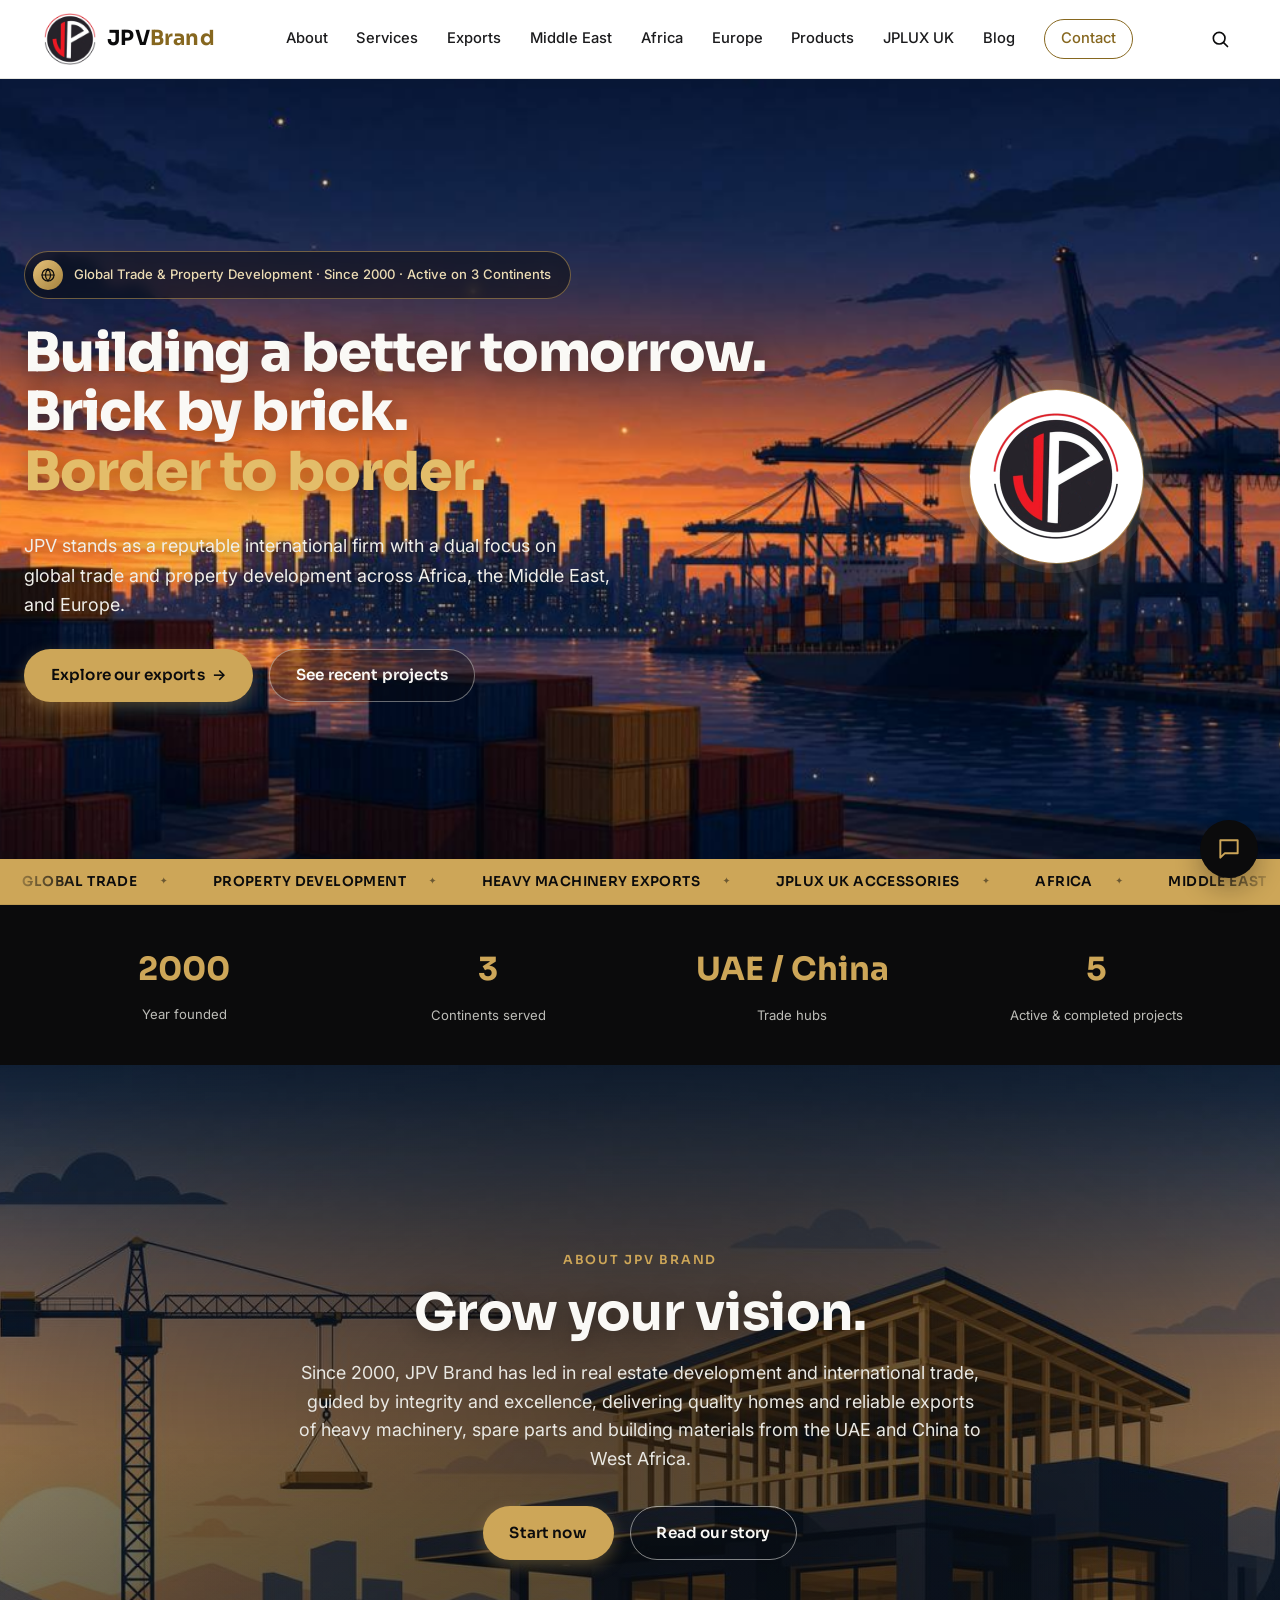
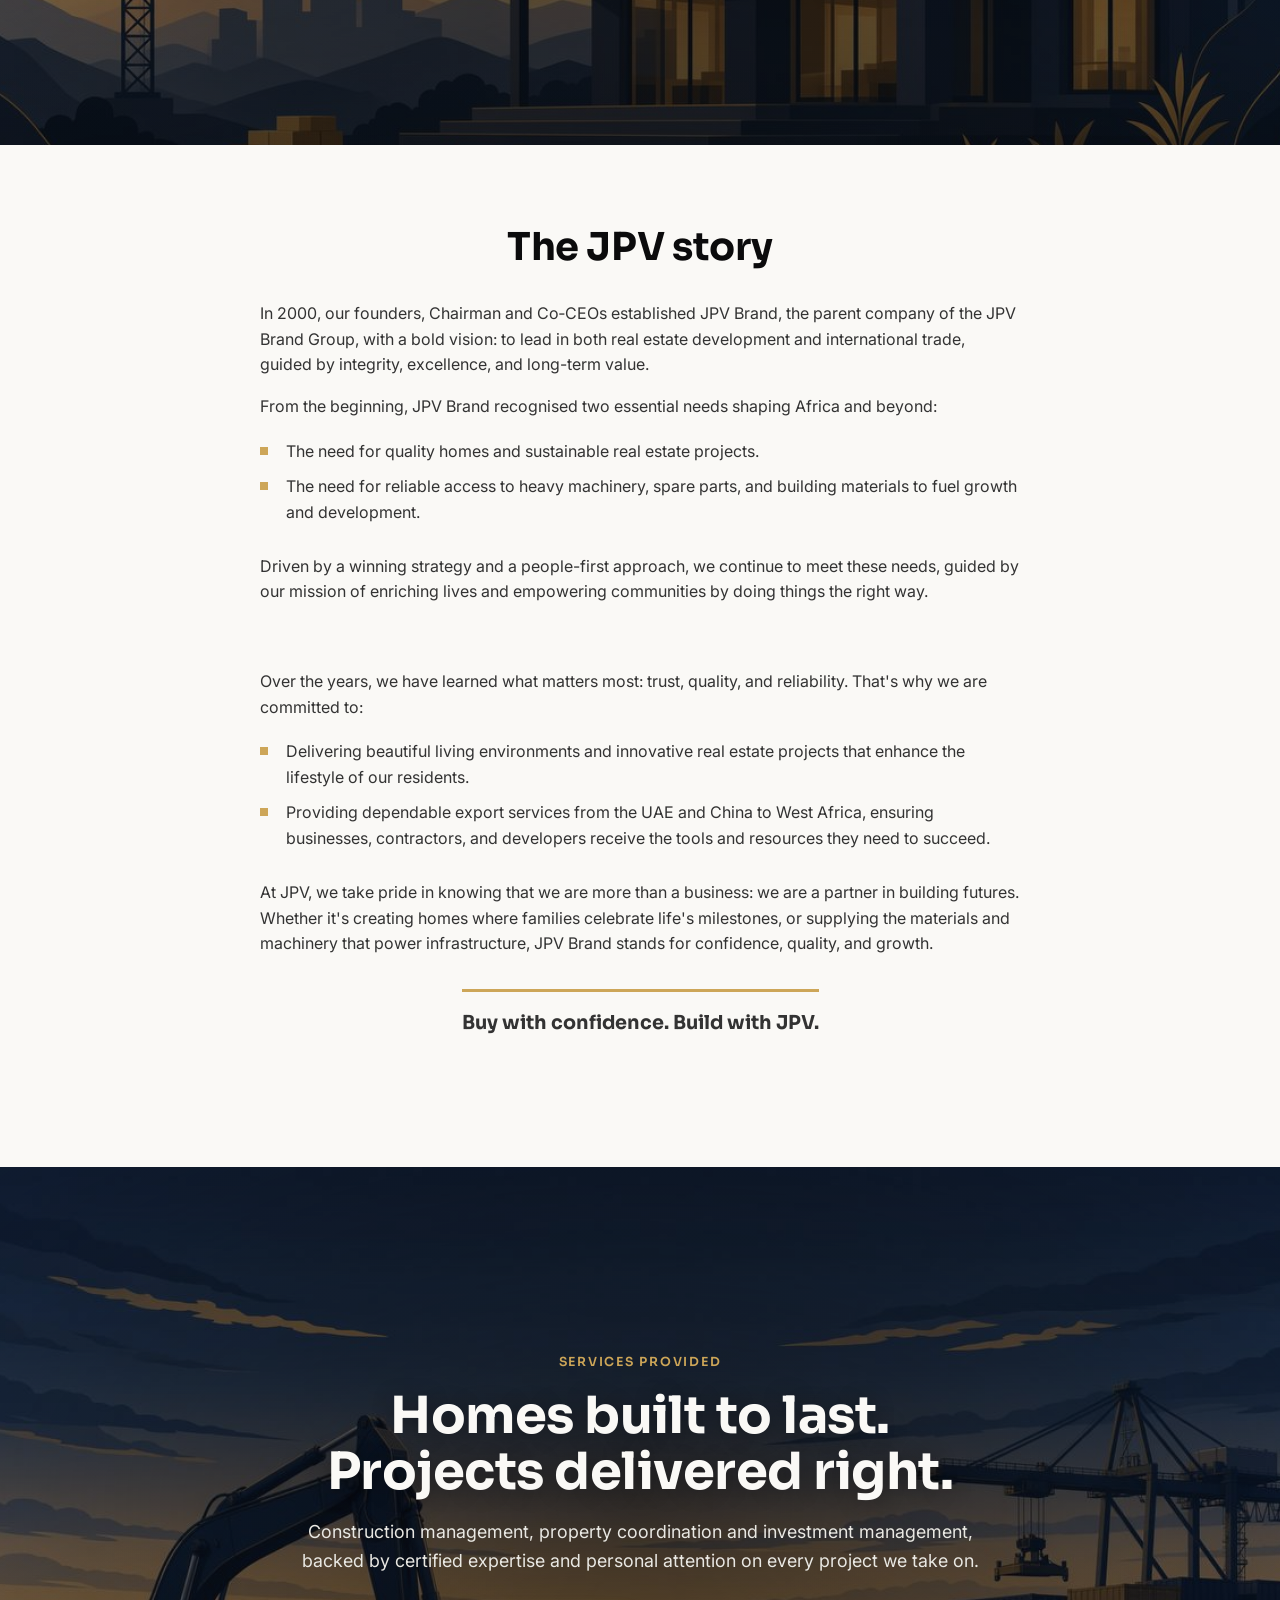
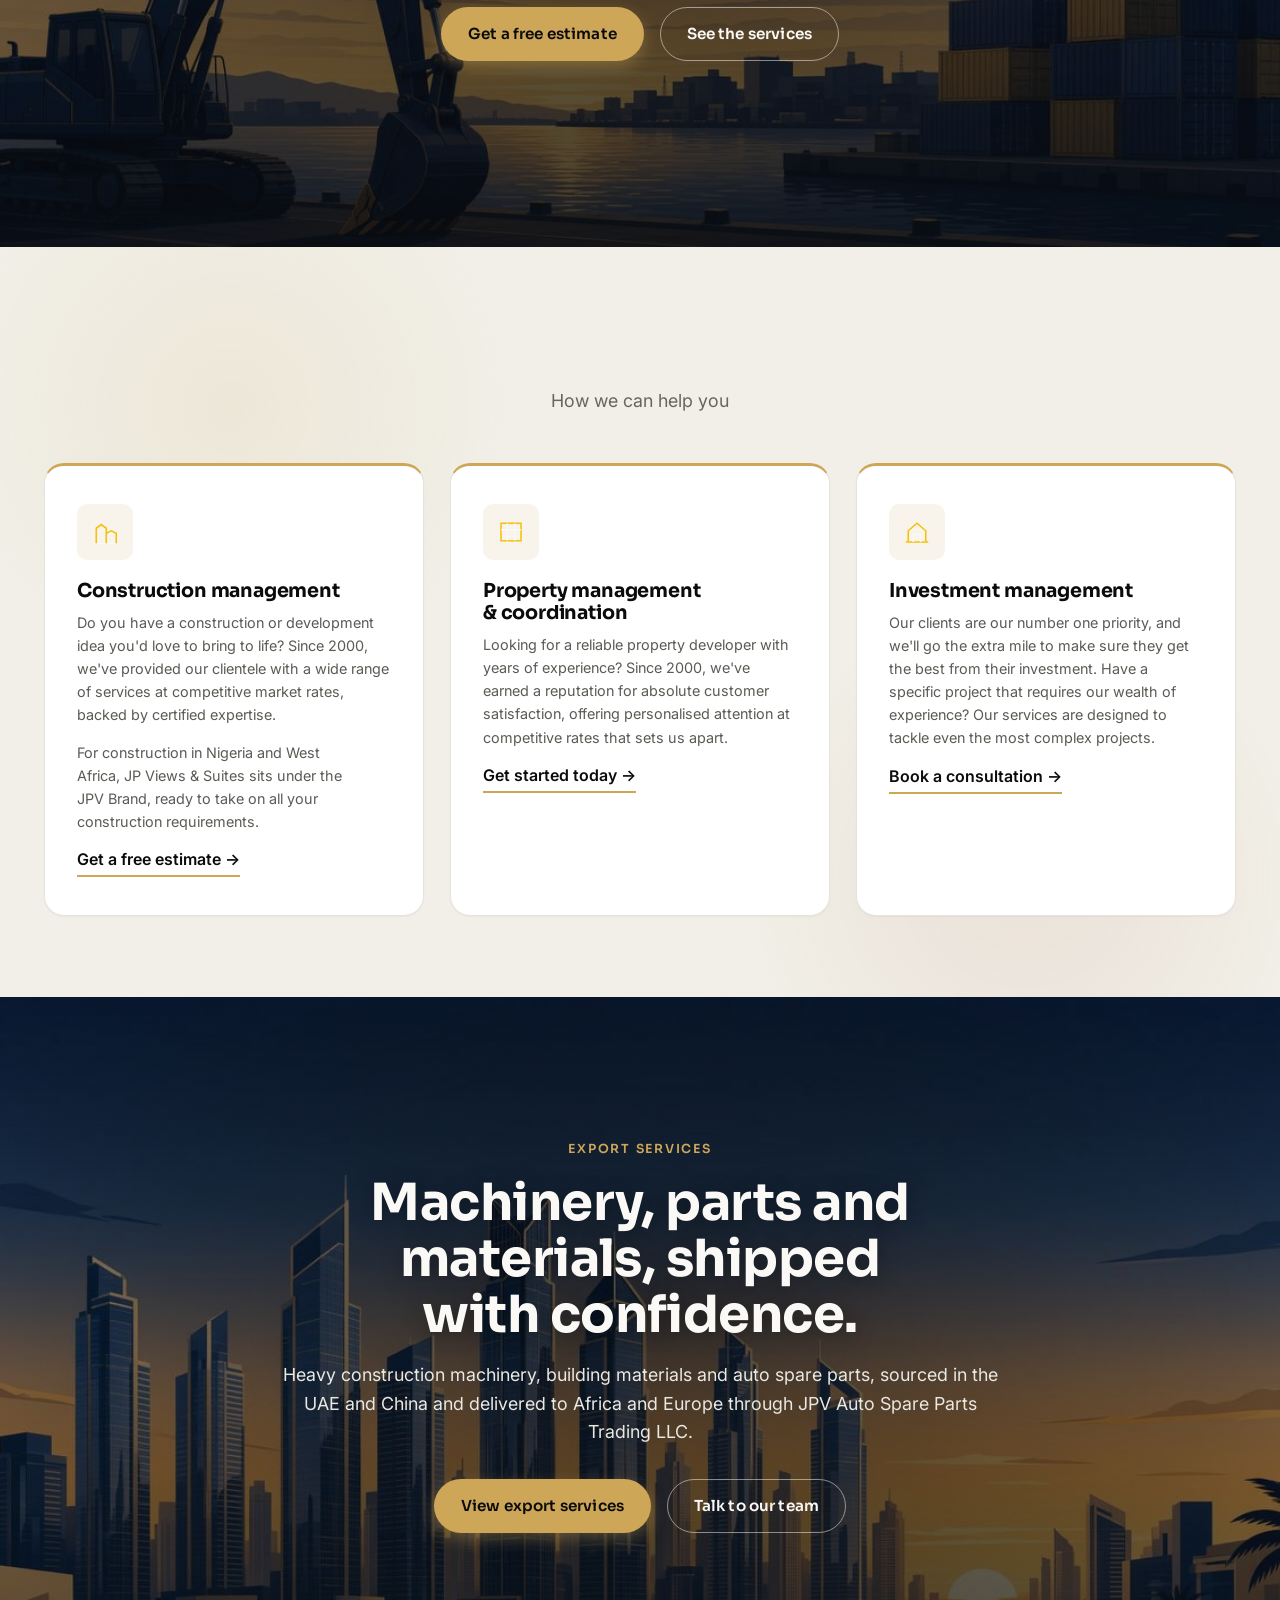
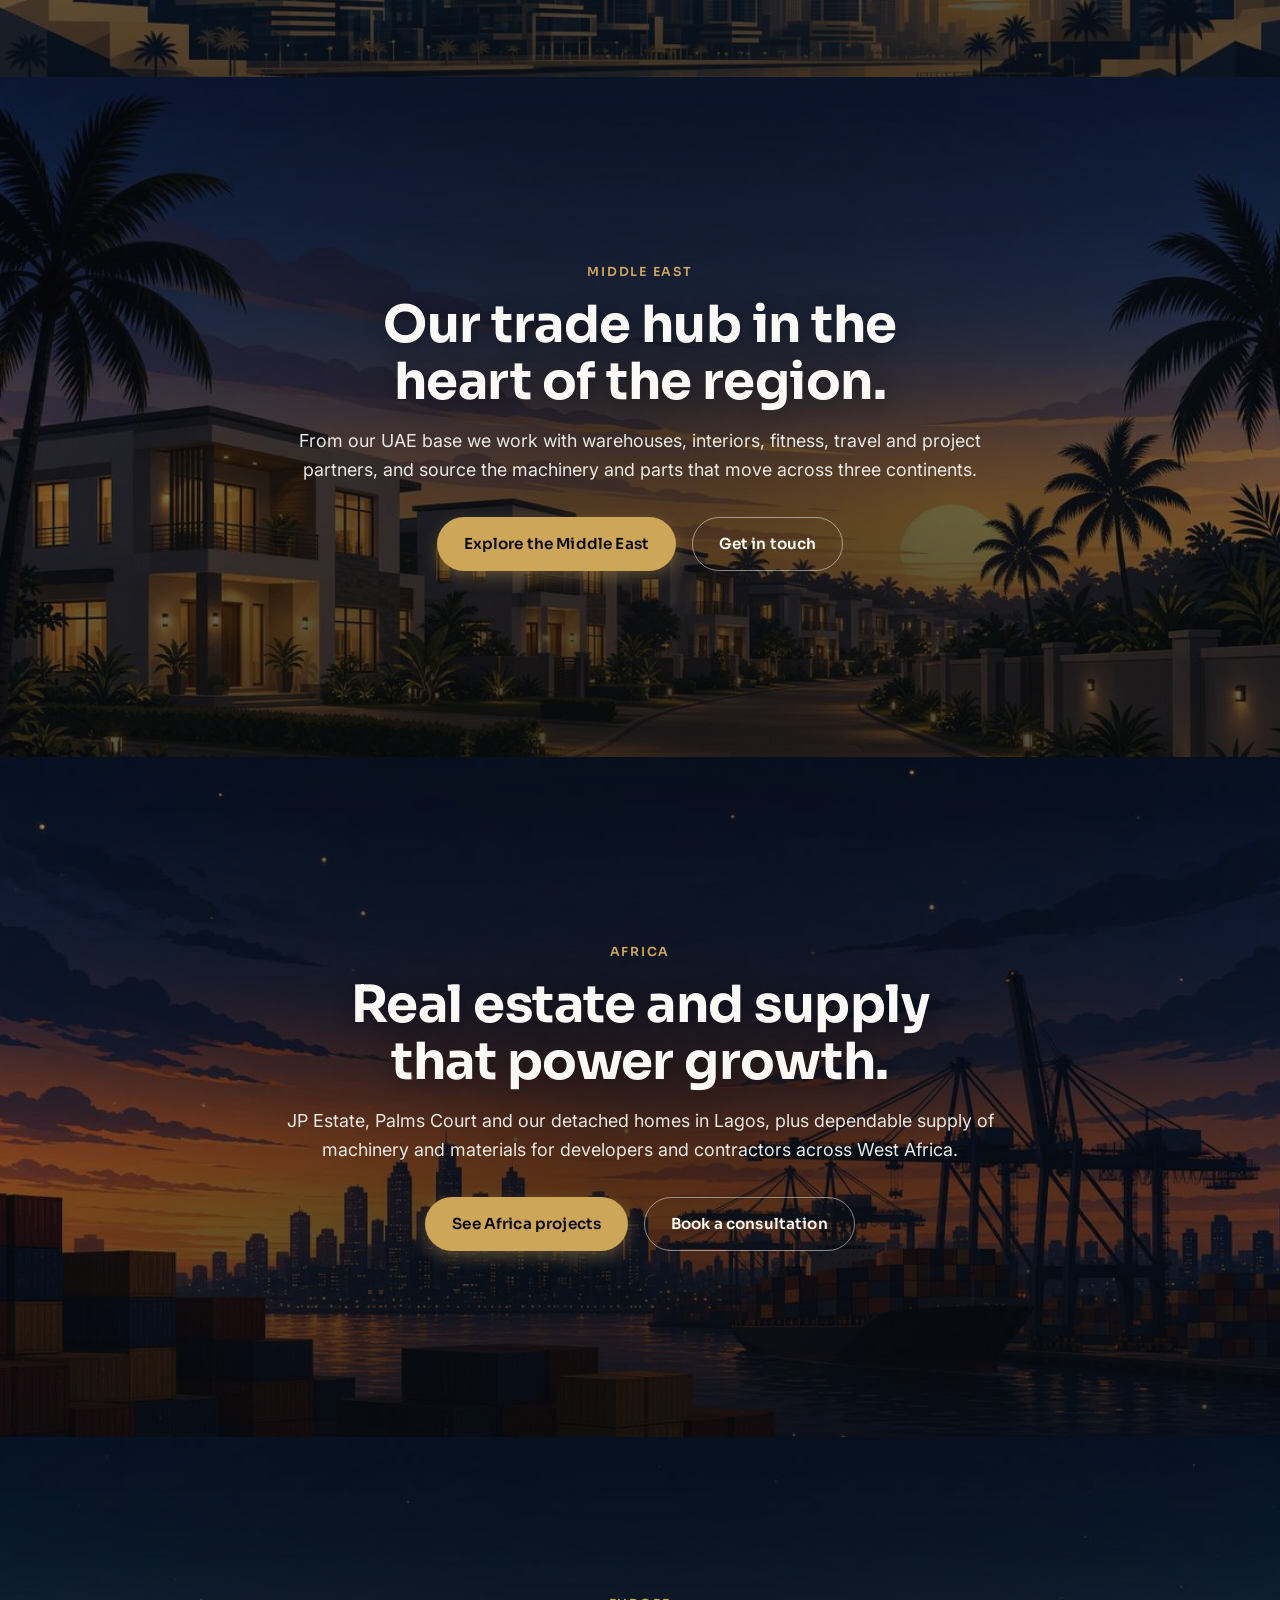
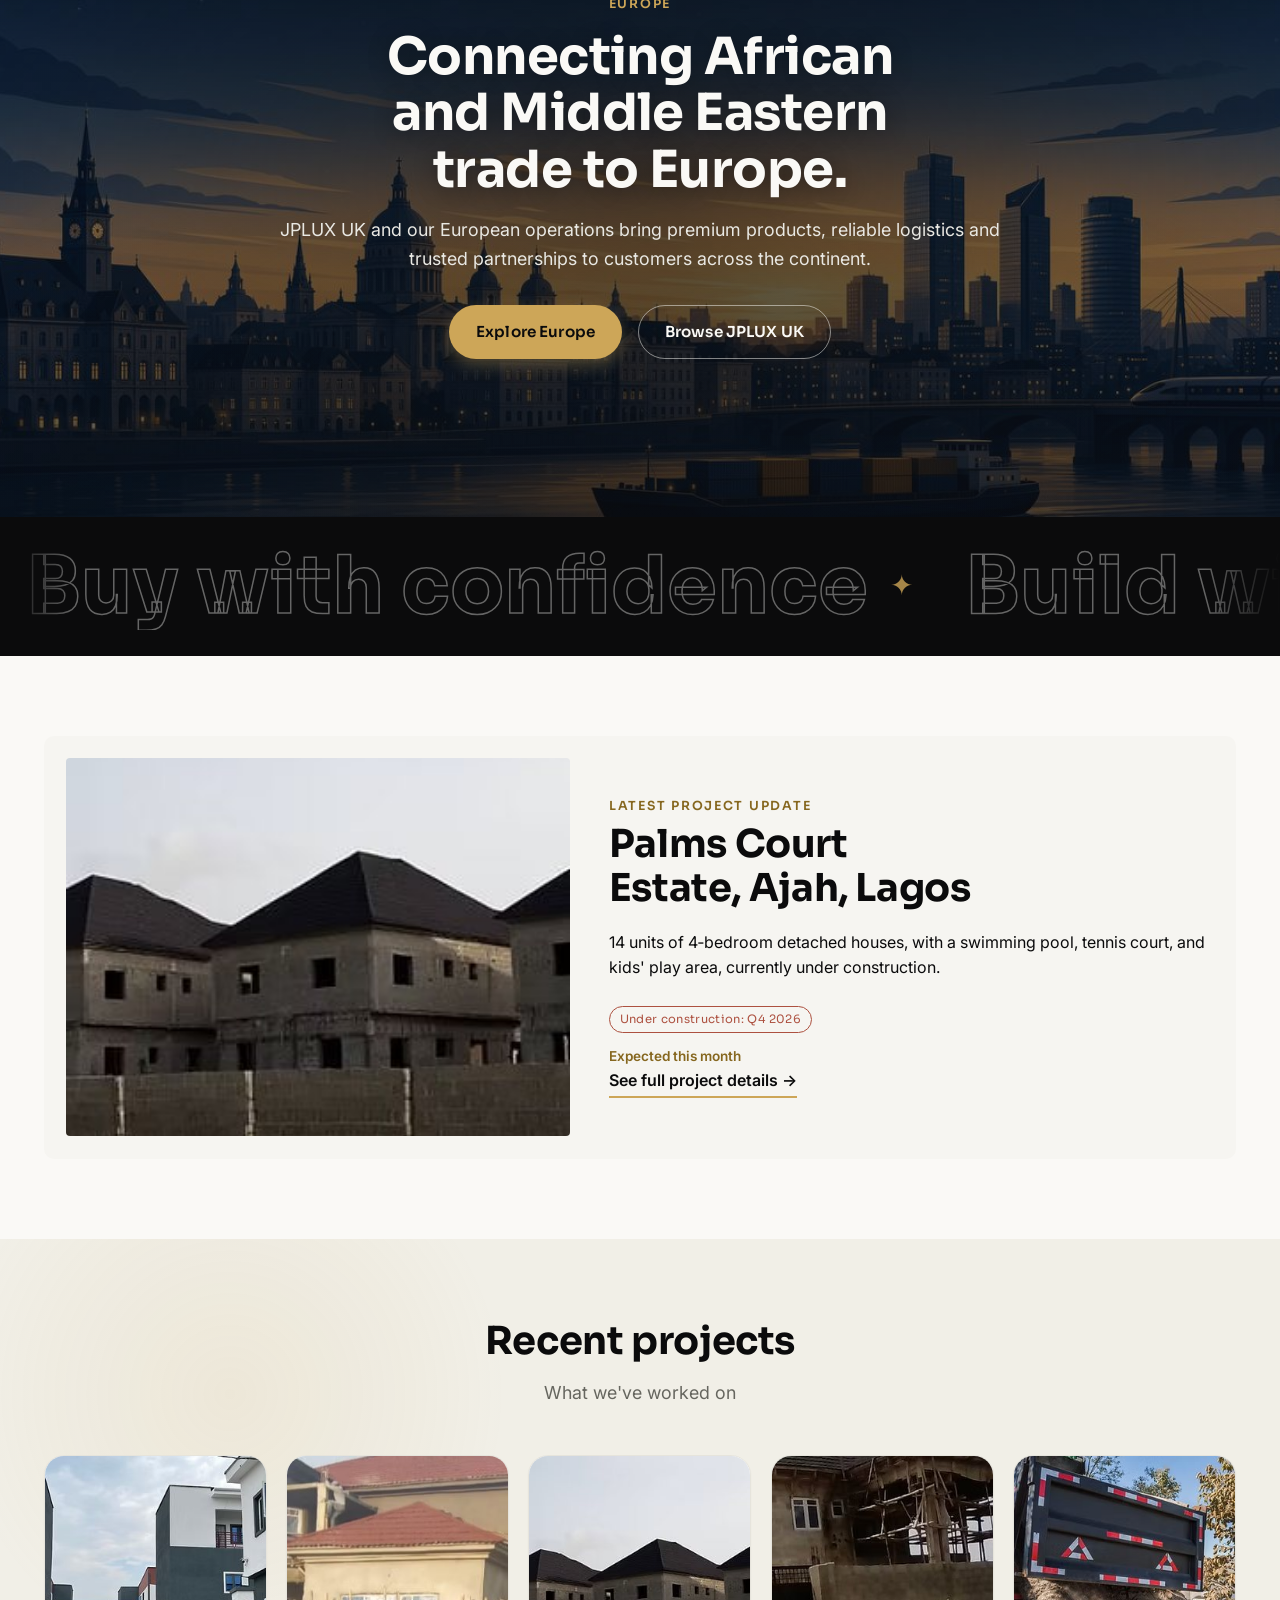
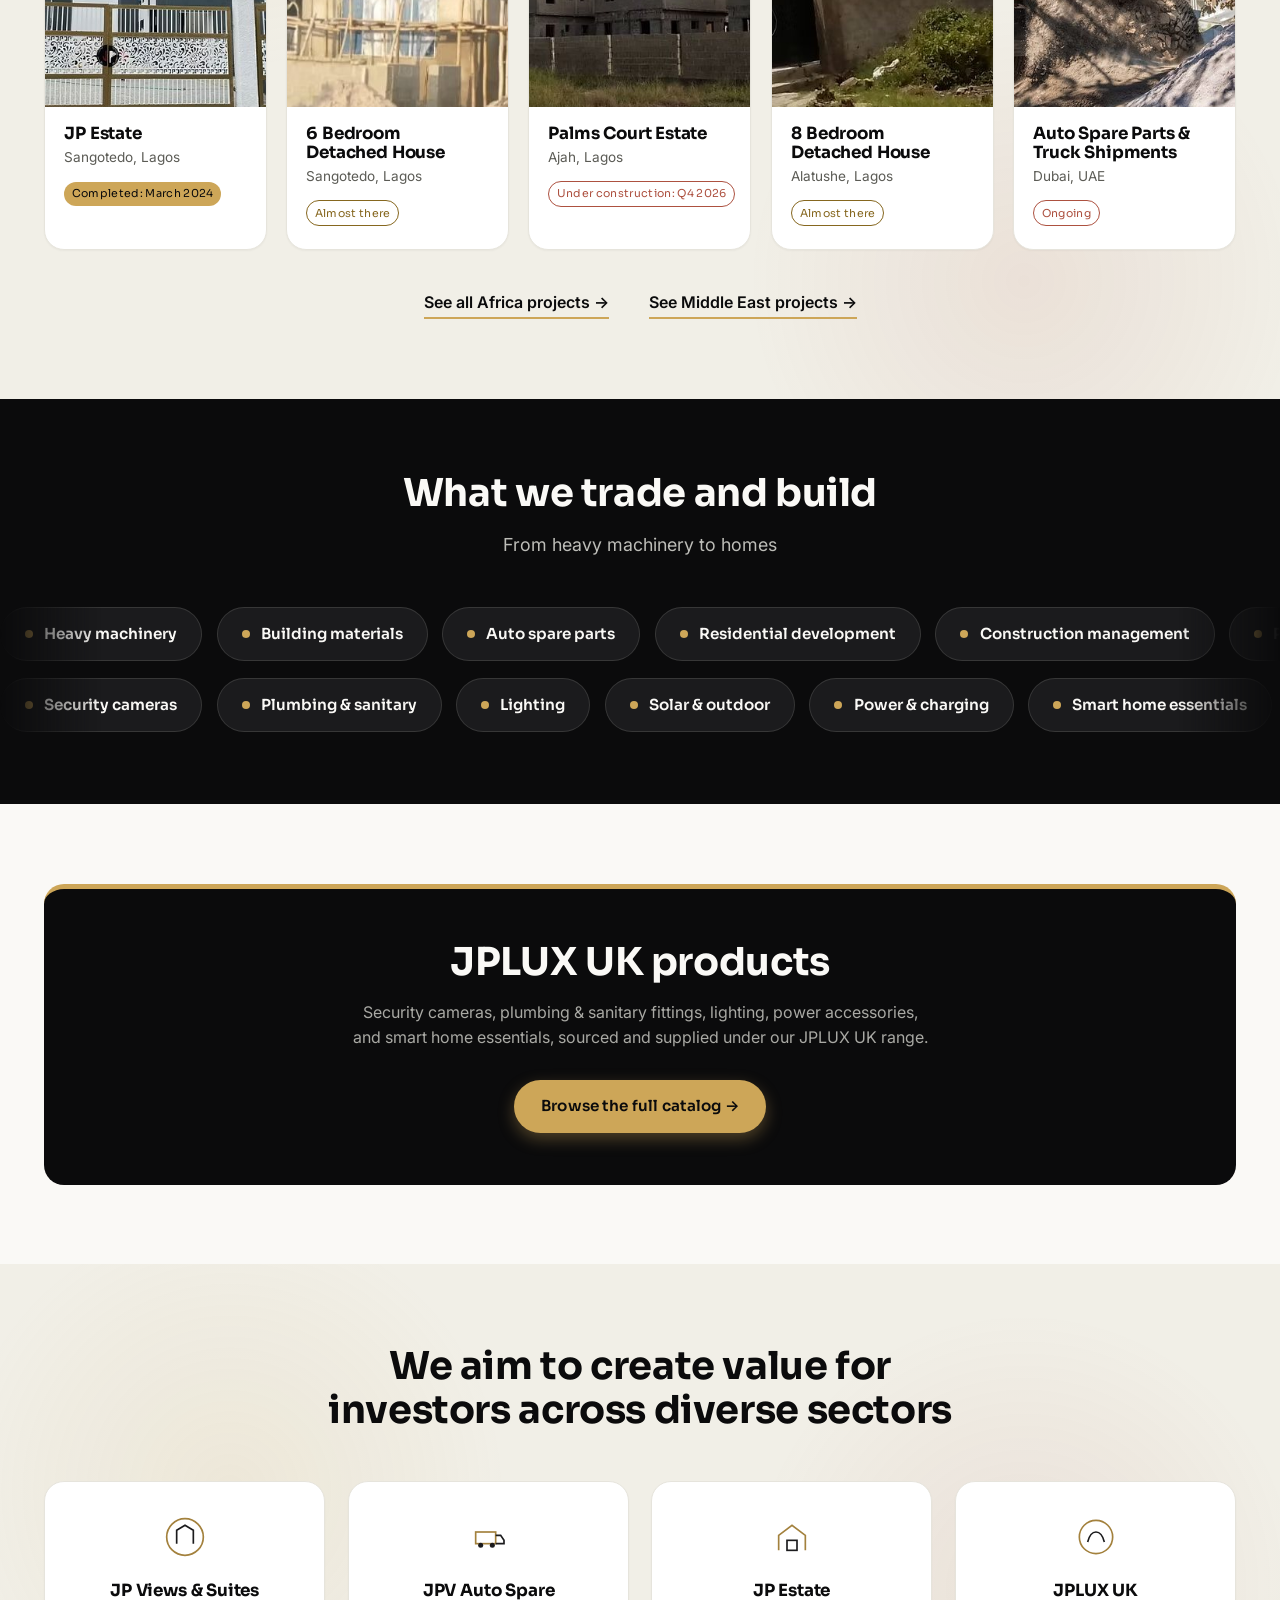
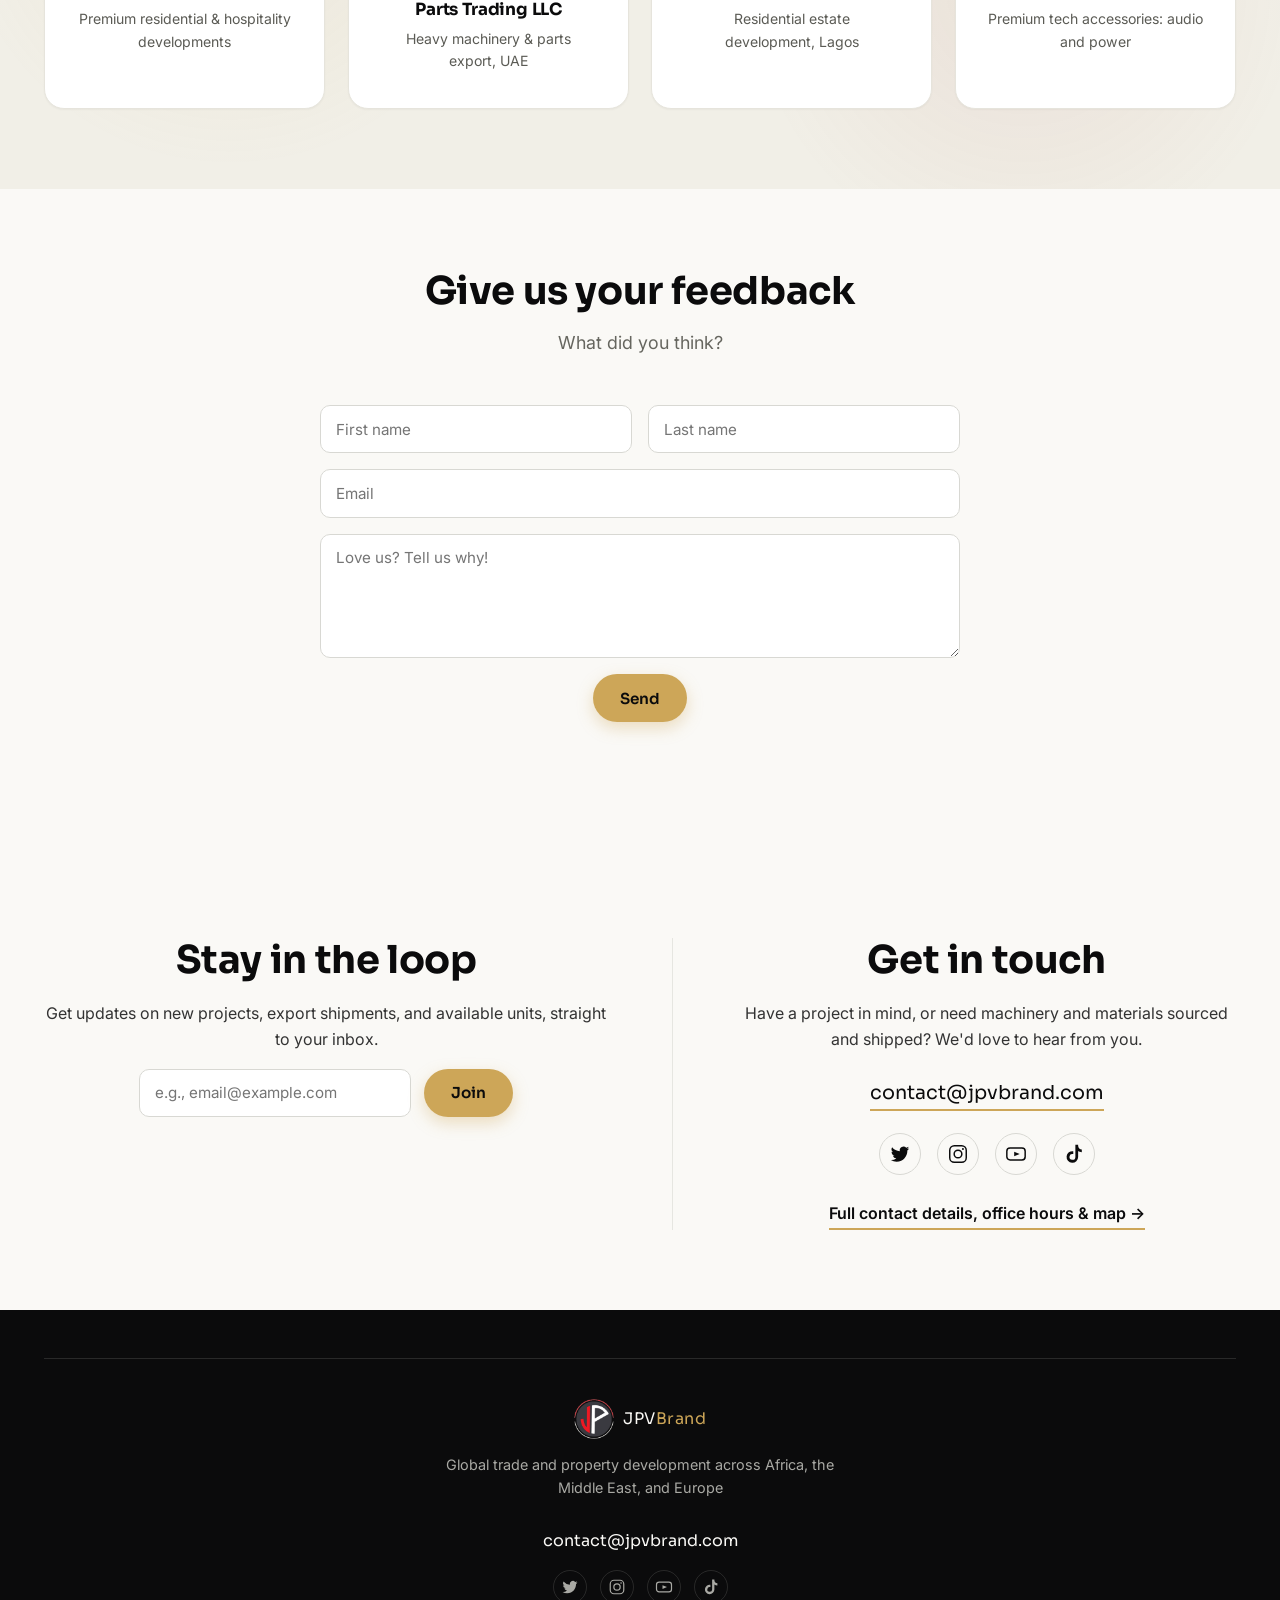
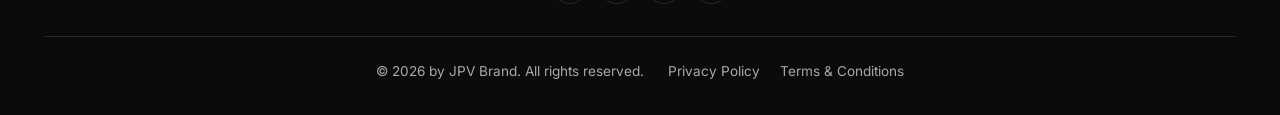
<file: index.html>
<!DOCTYPE html>
<html lang="en">
<head>
<meta charset="UTF-8">
<meta name="viewport" content="width=device-width, initial-scale=1.0">
<link rel="icon" type="image/png" href="assets/images/jpv-logo-icon.png">
<link rel="apple-touch-icon" href="assets/images/jpv-logo-icon.png">
<title>JPV Brand | Global Trade &amp; Property Development</title>
<meta property="og:type" content="website">
<meta property="og:title" content="JPV Brand | Global Trade &amp; Property Development">
<meta property="og:description" content="JPV Brand is an international firm with a dual focus on global trade and property development across Africa, the Middle East, and Europe.">
<meta property="og:image" content="assets/images/hero-trade-port.png">
<meta name="twitter:card" content="summary_large_image">
<meta name="twitter:title" content="JPV Brand | Global Trade &amp; Property Development">
<meta name="twitter:description" content="JPV Brand is an international firm with a dual focus on global trade and property development across Africa, the Middle East, and Europe.">
<meta name="description" content="JPV Brand is an international firm with a dual focus on global trade and property development across Africa, the Middle East, and Europe.">
<link rel="preconnect" href="https://fonts.googleapis.com">
<link rel="preconnect" href="https://fonts.gstatic.com" crossorigin>
<link href="https://fonts.googleapis.com/css2?family=Sora:wght@400;500;600;700;800&family=Inter:wght@300;400;500;600;700&display=swap" rel="stylesheet">
<link rel="stylesheet" href="css/style.css">
<link rel="stylesheet" href="css/animations.css">
<link rel="stylesheet" href="css/chat-widget.css">
</head>
<body>

<!-- ============ HEADER ============ -->
<header class="site-header" id="top">
  <div class="header-inner">
    <a href="#top" class="logo" aria-label="JPV Brand home">
      <img class="logo-mark" src="assets/images/jpv-logo-mark.png" alt="JPV Brand logo mark" width="42" height="42">
      <span class="logo-word">JPV<em>Brand</em></span>
    </a>

    <nav class="main-nav" id="mainNav">
      <a href="#about">About</a>
      <a href="#services">Services</a>
      <a href="exports.html">Exports</a>
      <a href="middle-east.html">Middle East</a>
      <a href="africa.html">Africa</a>
      <a href="europe.html">Europe</a>
      <a href="products.html">Products</a>
      <a href="jplux-uk.html">JPLUX UK</a>
      <a href="blog.html">Blog</a>
      <a href="contact.html" class="nav-cta">Contact</a>
    </nav>

    <button class="search-toggle" id="searchToggle" aria-label="Search the site" aria-expanded="false">
      <svg viewBox="0 0 24 24" width="20" height="20" aria-hidden="true"><circle cx="11" cy="11" r="7" fill="none" stroke="currentColor" stroke-width="2"/><line x1="16.3" y1="16.3" x2="21" y2="21" stroke="currentColor" stroke-width="2" stroke-linecap="round"/></svg>
    </button>
    <button class="nav-toggle" id="navToggle" aria-label="Toggle menu" aria-expanded="false">
      <span></span><span></span><span></span>
    </button>
  </div>

  <div class="search-panel" id="searchPanel">
    <div class="search-panel-inner">
      <label for="siteSearchInput" class="visually-hidden">Search the site</label>
      <input type="search" id="siteSearchInput" placeholder="Search projects, products, services...">
      <button class="search-close" id="searchClose" aria-label="Close search">&times;</button>
    </div>
    <div class="search-results" id="searchResults"></div>
  </div>
</header>

<main>

  <!-- ============ HERO ============ -->
  <section class="hero">
    <div class="hero-bg" id="heroVisual">
      <img class="hero-slide-img active" src="assets/images/hero-main.jpg" alt="JPV Brand hero image">
      <div class="hero-scrim"></div>
    </div>

    <div class="hero-content">
      <div class="hero-float" aria-hidden="true">
        <img src="assets/images/jpv-logo-mark.png" alt="" width="300" height="300">
      </div>
      <div class="hero-copy">
        <p class="hero-pill">
          <span class="hero-pill-icon" aria-hidden="true"><svg viewBox="0 0 24 24" width="16" height="16" fill="none" stroke="currentColor" stroke-width="1.8" stroke-linecap="round"><circle cx="12" cy="12" r="9"/><path d="M3 12h18M12 3c2.6 2.6 3.9 5.6 3.9 9s-1.3 6.4-3.9 9c-2.6-2.6-3.9-5.6-3.9-9S9.400 5.600 12 3Z"/></svg></span>
          Global Trade &amp; Property Development &middot; Since 2000 &middot; Active on 3 Continents
        </p>
        <h1>
          <span class="line">Building a better tomorrow.</span>
          <span class="line">Brick by brick.</span>
          <span class="line">Border to border.</span>
        </h1>
        <p class="hero-lead">JPV stands as a reputable international firm with a dual focus on global trade and property development across Africa, the Middle East, and Europe.</p>
        <div class="hero-actions">
          <a href="#exports" class="btn btn-yellow">Explore our exports <span aria-hidden="true">&rarr;</span></a>
          <a href="#projects" class="btn btn-outline">See recent projects</a>
        </div>
      </div>
    </div>

    <div class="hero-chip float-slow" id="heroChip">
      <strong id="heroChipTitle">JPV Brand</strong>
      <span id="heroChipCaption">Heavy machinery &amp; building materials, UAE / China to West Africa</span>
    </div>

    <div class="hazard-strip" aria-hidden="true"></div>
  </section>

  <!-- ============ MARQUEE ============ -->
  <div class="marquee-strip" aria-hidden="true">
    <div class="marquee">
      <div class="marquee-track">
        <span>Global trade</span>
        <span>Property development</span>
        <span>Heavy machinery exports</span>
        <span>JPLUX UK accessories</span>
        <span>Africa</span>
        <span>Middle East</span>
        <span>Europe</span>
        <span>Serving since 2000</span>
      </div>
    </div>
  </div>

  <!-- ============ STATS BAND ============ -->
  <section class="stats-band">
    <div class="stats-band-inner">
      <div class="stat-item"><strong>2000</strong><span>Year founded</span></div>
      <div class="stat-item"><strong>3</strong><span>Continents served</span></div>
      <div class="stat-item"><strong>UAE&nbsp;/&nbsp;China</strong><span>Trade hubs</span></div>
      <div class="stat-item"><strong>5</strong><span>Active &amp; completed projects</span></div>
    </div>
  </section>

  <!-- ============ ABOUT (banner) ============ -->
  <section class="banner banner-left" id="about" style="background-image:url('assets/images/banner-about.jpg');background-position:center\">
    <div class="banner-inner">
      <p class="kicker">About JPV Brand</p>
      <h2>Grow your vision.</h2>
      <p class="banner-lead">Since 2000, JPV Brand has led in real estate development and international trade, guided by integrity and excellence, delivering quality homes and reliable exports of heavy machinery, spare parts and building materials from the UAE and China to West Africa.</p>
      <div class="banner-actions">
        <a href="#contact" class="btn btn-yellow">Start now</a>
        <a href="#story" class="btn btn-outline">Read our story</a>
      </div>
    </div>
  </section>

  <section class="section" id="story">
    <div class="story-block">
      <h2>The JPV story</h2>
      <div class="story-grid single">
        <div class="story-copy">
          <p>In 2000, our founders, Chairman and Co‑CEOs established JPV Brand, the parent company of the JPV Brand Group, with a bold vision: to lead in both real estate development and international trade, guided by integrity, excellence, and long-term value.</p>
          <p>From the beginning, JPV Brand recognised two essential needs shaping Africa and beyond:</p>
          <ul class="tick-list">
            <li>The need for quality homes and sustainable real estate projects.</li>
            <li>The need for reliable access to heavy machinery, spare parts, and building materials to fuel growth and development.</li>
          </ul>
          <p>Driven by a winning strategy and a people-first approach, we continue to meet these needs, guided by our mission of enriching lives and empowering communities by doing things the right way.</p>
        </div>
      </div>
      <div class="story-grid single spaced">
        <div class="story-copy">
          <p>Over the years, we have learned what matters most: trust, quality, and reliability. That's why we are committed to:</p>
          <ul class="tick-list">
            <li>Delivering beautiful living environments and innovative real estate projects that enhance the lifestyle of our residents.</li>
            <li>Providing dependable export services from the UAE and China to West Africa, ensuring businesses, contractors, and developers receive the tools and resources they need to succeed.</li>
          </ul>
          <p>At JPV, we take pride in knowing that we are more than a business: we are a partner in building futures. Whether it's creating homes where families celebrate life's milestones, or supplying the materials and machinery that power infrastructure, JPV Brand stands for confidence, quality, and growth.</p>
          <p class="story-tagline">Buy with confidence. Build with JPV.</p>
        </div>
      </div>
    </div>
  </section>

  <!-- ============ SERVICES (banner) ============ -->
  <section class="banner banner-right" id="services" style="background-image:url('assets/images/banner-services.jpg');background-position:center\">
    <div class="banner-inner">
      <p class="kicker">Services provided</p>
      <h2>Homes built to last. Projects delivered right.</h2>
      <p class="banner-lead">Construction management, property coordination and investment management, backed by certified expertise and personal attention on every project we take on.</p>
      <div class="banner-actions">
        <a href="#contact" class="btn btn-yellow">Get a free estimate</a>
        <a href="#service-list" class="btn btn-outline">See the services</a>
      </div>
    </div>
  </section>

  <section class="section section-dark" id="service-list">
    <div class="section-head">
      <h2>Services provided</h2>
      <p class="section-sub">How we can help you</p>
    </div>
    <div class="cards-grid">
      <article class="service-card">
        <div class="service-icon" aria-hidden="true">
          <svg viewBox="0 0 48 48"><path d="M6 42h36" stroke="#faf9f6" stroke-width="2.5"/><path d="M10 42V18l8-6 8 6v24M26 42V26l8-4 8 4v16" fill="none" stroke="#f4c10f" stroke-width="2.5"/></svg>
        </div>
        <h3>Construction management</h3>
        <p>Do you have a construction or development idea you'd love to bring to life? Since 2000, we've provided our clientele with a wide range of services at competitive market rates, backed by certified expertise.</p>
        <p>For construction in Nigeria and West Africa, JP Views &amp; Suites sits under the JPV Brand, ready to take on all your construction requirements.</p>
        <a href="#contact" class="text-link">Get a free estimate →</a>
      </article>
      <article class="service-card">
        <div class="service-icon" aria-hidden="true">
          <svg viewBox="0 0 48 48"><rect x="8" y="10" width="32" height="28" fill="none" stroke="#f4c10f" stroke-width="2.5"/><path d="M8 20h32M18 10v28M30 10v28" stroke="#faf9f6" stroke-width="2"/></svg>
        </div>
        <h3>Property management &amp; coordination</h3>
        <p>Looking for a reliable property developer with years of experience? Since 2000, we've earned a reputation for absolute customer satisfaction, offering personalised attention at competitive rates that sets us apart.</p>
        <a href="#contact" class="text-link">Get started today →</a>
      </article>
      <article class="service-card">
        <div class="service-icon" aria-hidden="true">
          <svg viewBox="0 0 48 48"><path d="M6 40h36M10 40V22l14-12 14 12v18" fill="none" stroke="#f4c10f" stroke-width="2.5"/><path d="M18 40V28h12v12" fill="none" stroke="#faf9f6" stroke-width="2.5"/></svg>
        </div>
        <h3>Investment management</h3>
        <p>Our clients are our number one priority, and we'll go the extra mile to make sure they get the best from their investment. Have a specific project that requires our wealth of experience? Our services are designed to tackle even the most complex projects.</p>
        <a href="#contact" class="text-link">Book a consultation →</a>
      </article>
    </div>
  </section>

  <!-- ============ EXPORTS (banner) ============ -->
  <section class="banner banner-left" id="exports" style="background-image:url('assets/images/banner-exports.jpg');background-position:center\">
    <div class="banner-inner">
      <p class="kicker">Export services</p>
      <h2>Machinery, parts and materials, shipped with confidence.</h2>
      <p class="banner-lead">Heavy construction machinery, building materials and auto spare parts, sourced in the UAE and China and delivered to Africa and Europe through JPV Auto Spare Parts Trading LLC.</p>
      <div class="banner-actions">
        <a href="exports.html" class="btn btn-yellow">View export services</a>
        <a href="#contact" class="btn btn-outline">Talk to our team</a>
      </div>
    </div>
  </section>

  <!-- ============ MIDDLE EAST (banner) ============ -->
  <section class="banner banner-right" id="middle-east" style="background-image:url('assets/images/banner-middle-east.jpg');background-position:center\">
    <div class="banner-inner">
      <p class="kicker">Middle East</p>
      <h2>Our trade hub in the heart of the region.</h2>
      <p class="banner-lead">From our UAE base we work with warehouses, interiors, fitness, travel and project partners, and source the machinery and parts that move across three continents.</p>
      <div class="banner-actions">
        <a href="middle-east.html" class="btn btn-yellow">Explore the Middle East</a>
        <a href="#contact" class="btn btn-outline">Get in touch</a>
      </div>
    </div>
  </section>

  <!-- ============ AFRICA (banner) ============ -->
  <section class="banner banner-left" id="africa" style="background-image:url('assets/images/banner-africa.jpg');background-position:center\">
    <div class="banner-inner">
      <p class="kicker">Africa</p>
      <h2>Real estate and supply that power growth.</h2>
      <p class="banner-lead">JP Estate, Palms Court and our detached homes in Lagos, plus dependable supply of machinery and materials for developers and contractors across West Africa.</p>
      <div class="banner-actions">
        <a href="africa.html" class="btn btn-yellow">See Africa projects</a>
        <a href="#contact" class="btn btn-outline">Book a consultation</a>
      </div>
    </div>
  </section>

  <!-- ============ EUROPE (banner) ============ -->
  <section class="banner banner-right" id="europe" style="background-image:url('assets/images/banner-europe.jpg');background-position:center\">
    <div class="banner-inner">
      <p class="kicker">Europe</p>
      <h2>Connecting African and Middle Eastern trade to Europe.</h2>
      <p class="banner-lead">JPLUX UK and our European operations bring premium products, reliable logistics and trusted partnerships to customers across the continent.</p>
      <div class="banner-actions">
        <a href="europe.html" class="btn btn-yellow">Explore Europe</a>
        <a href="jplux-uk.html" class="btn btn-outline">Browse JPLUX UK</a>
      </div>
    </div>
  </section>

  <!-- ============ OUTLINE MARQUEE BAND ============ -->
  <div class="marquee-band" aria-hidden="true">
    <div class="marquee marquee-outline marquee-reverse" style="--marquee-speed:48s">
      <div class="marquee-track">
        <span>Buy with confidence</span><span>Build with JPV</span><span>Global trade</span><span>Property development</span><span>Africa · Middle East · Europe</span>
      </div>
    </div>
  </div>

  <!-- ============ LATEST PROJECT SPOTLIGHT ============ -->
  <section class="section" id="latest-project">
    <div class="spotlight-card" data-eta="2026-12-31">
      <div class="spotlight-media">
        <img src="assets/images/project-palms-court.jpg" alt="Palms Court Estate, Ajah, Lagos">
      </div>
      <div class="spotlight-body">
        <p class="kicker">Latest project update</p>
        <h2>Palms Court Estate, Ajah, Lagos</h2>
        <p>14 units of 4‑bedroom detached houses, with a swimming pool, tennis court, and kids' play area, currently under construction.</p>
        <span class="badge badge-ongoing">Under construction: Q4 2026</span>
        <p class="eta-note" data-eta-note></p>
        <a href="africa.html#palms-court" class="text-link">See full project details →</a>
      </div>
    </div>
  </section>

  <!-- ============ PROJECTS ============ -->
  <section class="section section-dark" id="projects">
    <div class="section-head">
      <h2>Recent projects</h2>
      <p class="section-sub">What we've worked on</p>
    </div>
    <div class="projects-grid">
      <article class="project-card">
        <div class="project-media"><img src="assets/images/project-jp-estate.jpg" alt="JP Estate, Sangotedo, Lagos"></div>
        <div class="project-info">
          <h3>JP Estate</h3>
          <p>Sangotedo, Lagos</p>
          <span class="badge badge-done">Completed: March 2024</span>
        </div>
      </article>
      <article class="project-card">
        <div class="project-media"><img src="assets/images/project-6-bedroom.jpg" alt="6 Bedroom Detached House, Sangotedo"></div>
        <div class="project-info">
          <h3>6 Bedroom Detached House</h3>
          <p>Sangotedo, Lagos</p>
          <span class="badge badge-soon">Almost there</span>
        </div>
      </article>
      <article class="project-card">
        <div class="project-media"><img src="assets/images/project-palms-court.jpg" alt="Palms Court Estate, Ajah, Lagos"></div>
        <div class="project-info">
          <h3>Palms Court Estate</h3>
          <p>Ajah, Lagos</p>
          <span class="badge badge-ongoing">Under construction: Q4 2026</span>
        </div>
      </article>
      <article class="project-card">
        <div class="project-media"><img src="assets/images/project-8-bedroom.jpg" alt="8 Bedroom Detached House, Alatushe"></div>
        <div class="project-info">
          <h3>8 Bedroom Detached House</h3>
          <p>Alatushe, Lagos</p>
          <span class="badge badge-soon">Almost there</span>
        </div>
      </article>
      <article class="project-card">
        <div class="project-media"><img src="assets/images/project-auto-spare-parts.jpg" alt="JPV Auto Spare Parts Trading shipments"></div>
        <div class="project-info">
          <h3>Auto Spare Parts &amp; Truck Shipments</h3>
          <p>Dubai, UAE</p>
          <span class="badge badge-ongoing">Ongoing</span>
        </div>
      </article>
    </div>
    <div class="projects-more">
      <a href="africa.html" class="text-link">See all Africa projects →</a>
      <a href="middle-east.html" class="text-link">See Middle East projects →</a>
    </div>
  </section>

  <!-- ============ CAPABILITIES SCROLLER ============ -->
  <section class="capabilities" id="capabilities">
    <div class="section-head">
      <h2>What we trade and build</h2>
      <p class="section-sub">From heavy machinery to homes</p>
    </div>
    <div class="marquee marquee-plain" style="--marquee-speed:55s">
      <div class="marquee-track">
        <div class="pill">Heavy machinery</div><div class="pill">Building materials</div><div class="pill">Auto spare parts</div><div class="pill">Residential development</div><div class="pill">Construction management</div><div class="pill">Property coordination</div><div class="pill">Investment management</div>
      </div>
    </div>
    <div class="marquee marquee-plain marquee-reverse" style="--marquee-speed:60s">
      <div class="marquee-track">
        <div class="pill">Security cameras</div><div class="pill">Plumbing &amp; sanitary</div><div class="pill">Lighting</div><div class="pill">Solar &amp; outdoor</div><div class="pill">Power &amp; charging</div><div class="pill">Smart home essentials</div><div class="pill">UAE / China to West Africa</div>
      </div>
    </div>
  </section>

  <!-- ============ PRODUCTS LINK-OUT ============ -->
  <section class="section">
    <div class="promo-band">
      <div class="promo-copy">
        <h2>JPLUX UK products</h2>
        <p>Security cameras, plumbing &amp; sanitary fittings, lighting, power accessories, and smart home essentials, sourced and supplied under our JPLUX UK range.</p>
      </div>
      <a href="products.html" class="btn btn-yellow">Browse the full catalog →</a>
    </div>
  </section>

  <!-- ============ OUR BRANDS ============ -->
  <section class="section section-dark" id="brands">
    <div class="section-head">
      <h2>We aim to create value for investors across diverse sectors</h2>
    </div>
    <div class="brands-grid">
      <div class="brand-tile">
        <svg viewBox="0 0 48 48" width="40"><circle cx="24" cy="24" r="22" fill="none" stroke="#f4c10f" stroke-width="2"/><path d="M14 32V16l10-6 10 6v16" fill="none" stroke="#faf9f6" stroke-width="2"/></svg>
        <h3>JP Views &amp; Suites</h3>
        <p>Premium residential &amp; hospitality developments</p>
      </div>
      <div class="brand-tile">
        <svg viewBox="0 0 48 48" width="40"><rect x="8" y="18" width="24" height="14" fill="none" stroke="#f4c10f" stroke-width="2"/><circle cx="14" cy="34" r="3" fill="#faf9f6"/><circle cx="28" cy="34" r="3" fill="#faf9f6"/><path d="M32 22h6l4 6v4h-10" fill="none" stroke="#faf9f6" stroke-width="2"/></svg>
        <h3>JPV Auto Spare Parts Trading LLC</h3>
        <p>Heavy machinery &amp; parts export, UAE</p>
      </div>
      <div class="brand-tile">
        <svg viewBox="0 0 48 48" width="40"><path d="M8 40V22l16-12 16 12v18" fill="none" stroke="#f4c10f" stroke-width="2"/><rect x="18" y="28" width="12" height="12" fill="none" stroke="#faf9f6" stroke-width="2"/></svg>
        <h3>JP Estate</h3>
        <p>Residential estate development, Lagos</p>
      </div>
      <a href="jplux-uk.html" class="brand-tile brand-tile-link">
        <svg viewBox="0 0 48 48" width="40"><circle cx="24" cy="24" r="20" fill="none" stroke="#f4c10f" stroke-width="2"/><path d="M14 30c2-8 6-12 10-12s8 4 10 12" fill="none" stroke="#faf9f6" stroke-width="2"/></svg>
        <h3>JPLUX UK</h3>
        <p>Premium tech accessories: audio and power</p>
      </a>
    </div>
  </section>

  <!-- ============ FEEDBACK ============ -->
  <section class="section" id="feedback">
    <div class="section-head">
      <h2>Give us your feedback</h2>
      <p class="section-sub">What did you think?</p>
    </div>
    <form class="feedback-form" id="feedbackForm" action="mailto:contact@jpvbrand.com?subject=Website%20Feedback" method="post" enctype="text/plain">
      <div class="feedback-row">
        <div>
          <label for="fbFirst" class="visually-hidden">First name</label>
          <input type="text" id="fbFirst" name="First Name" placeholder="First name" required>
        </div>
        <div>
          <label for="fbLast" class="visually-hidden">Last name</label>
          <input type="text" id="fbLast" name="Last Name" placeholder="Last name" required>
        </div>
      </div>
      <label for="fbEmail" class="visually-hidden">Email</label>
      <input type="email" id="fbEmail" name="Email" placeholder="Email" required>
      <label for="fbMessage" class="visually-hidden">Your feedback</label>
      <textarea id="fbMessage" name="Message" rows="5" placeholder="Love us? Tell us why!" required></textarea>
      <button type="submit" class="btn btn-yellow">Send</button>
      <p class="form-note" id="feedbackNote" role="status"></p>
    </form>
  </section>

  <!-- ============ SUBSCRIBE + CONTACT ============ -->
  <section class="section" id="contact">
    <div class="section-grid">
      <div class="text-block">
        <h2>Stay in the loop</h2>
        <p>Get updates on new projects, export shipments, and available units, straight to your inbox.</p>
        <form class="subscribe-form" id="subscribeForm" action="mailto:contact@jpvbrand.com?subject=Newsletter%20Signup" method="post" enctype="text/plain">
          <label for="subEmail" class="visually-hidden">Email address</label>
          <input type="email" id="subEmail" name="Email" placeholder="e.g., email@example.com" required>
          <button type="submit" class="btn btn-yellow">Join</button>
        </form>
        <p class="form-note" id="formNote" role="status"></p>
      </div>
      <div class="text-block contact-block">
        <h2>Get in touch</h2>
        <p>Have a project in mind, or need machinery and materials sourced and shipped? We'd love to hear from you.</p>
        <a class="contact-email" href="mailto:contact@jpvbrand.com">contact@jpvbrand.com</a>
        <div class="social-row">
          <a href="https://x.com/jpvestate" aria-label="Twitter / X" target="_blank" rel="noopener">
            <svg viewBox="0 0 24 24" width="22"><path fill="currentColor" d="M22 5.9c-.7.3-1.5.5-2.3.6.8-.5 1.5-1.3 1.7-2.3-.8.5-1.7.8-2.6 1a4.1 4.1 0 0 0-7 3.7A11.6 11.6 0 0 1 3.4 4.6a4.1 4.1 0 0 0 1.3 5.5c-.7 0-1.3-.2-1.9-.5v.1c0 2 1.4 3.6 3.3 4a4.1 4.1 0 0 1-1.9.1 4.1 4.1 0 0 0 3.8 2.8A8.2 8.2 0 0 1 2 18.6a11.6 11.6 0 0 0 6.3 1.8c7.5 0 11.7-6.3 11.7-11.7v-.5c.8-.6 1.5-1.3 2-2.1Z"/></svg>
          </a>
          <a href="https://www.instagram.com/jpvestate/" aria-label="Instagram" target="_blank" rel="noopener">
            <svg viewBox="0 0 24 24" width="22"><rect x="3" y="3" width="18" height="18" rx="5" fill="none" stroke="currentColor" stroke-width="1.6"/><circle cx="12" cy="12" r="4.2" fill="none" stroke="currentColor" stroke-width="1.6"/><circle cx="17.4" cy="6.6" r="1.1" fill="currentColor"/></svg>
          </a>
          <a href="https://www.youtube.com/channel/UCHBNSMVRemeQUBlEAEQWsZw" aria-label="YouTube" target="_blank" rel="noopener">
            <svg viewBox="0 0 24 24" width="22"><rect x="2" y="5.5" width="20" height="13" rx="3.5" fill="none" stroke="currentColor" stroke-width="1.6"/><path d="M10 9.5l6 2.5-6 2.5Z" fill="currentColor"/></svg>
          </a>
          <a href="https://www.tiktok.com/@jpv_brand" aria-label="TikTok" target="_blank" rel="noopener">
            <svg viewBox="0 0 24 24" width="22"><path fill="currentColor" d="M16.5 2h-3v13.2a3.2 3.2 0 1 1-2.3-3.1v-3.1a6.3 6.3 0 1 0 5.3 6.2V8.8c1.1.8 2.5 1.3 4 1.3V7.1c-2.1 0-3.9-1.6-4-4V2Z"/></svg>
          </a>
        </div>
        <a href="contact.html" class="text-link contact-more">Full contact details, office hours &amp; map →</a>
      </div>
    </div>
  </section>

</main>

<!-- ============ FOOTER ============ -->
<footer class="site-footer">
  <div class="footer-inner">
    <div class="footer-top">
      <div class="footer-brand">
      <a href="#top" class="logo small">
            <img class="logo-mark" src="assets/images/jpv-logo-mark-light.png" alt="JPV Brand logo mark" width="30" height="30">
            <span class="logo-word">JPV<em>Brand</em></span>
          </a>
      <p class="footer-tag">Global trade and property development across Africa, the Middle East, and Europe</p>
      </div>
      <div class="footer-right">
        <p class="footer-contact"><a href="mailto:contact@jpvbrand.com">contact@jpvbrand.com</a></p>
        <div class="footer-social">
      <a href="https://x.com/jpvestate" aria-label="Twitter / X" target="_blank" rel="noopener">
        <svg viewBox="0 0 24 24" width="18"><path fill="currentColor" d="M22 5.9c-.7.3-1.5.5-2.3.6.8-.5 1.5-1.3 1.7-2.3-.8.5-1.7.8-2.6 1a4.1 4.1 0 0 0-7 3.7A11.6 11.6 0 0 1 3.4 4.6a4.1 4.1 0 0 0 1.3 5.5c-.7 0-1.3-.2-1.9-.5v.1c0 2 1.4 3.6 3.3 4a4.1 4.1 0 0 1-1.9.1 4.1 4.1 0 0 0 3.8 2.8A8.2 8.2 0 0 1 2 18.6a11.6 11.6 0 0 0 6.3 1.8c7.5 0 11.7-6.3 11.7-11.7v-.5c.8-.6 1.5-1.3 2-2.1Z"/></svg>
      </a>
      <a href="https://www.instagram.com/jpvestate/" aria-label="Instagram" target="_blank" rel="noopener">
        <svg viewBox="0 0 24 24" width="18"><rect x="3" y="3" width="18" height="18" rx="5" fill="none" stroke="currentColor" stroke-width="1.6"/><circle cx="12" cy="12" r="4.2" fill="none" stroke="currentColor" stroke-width="1.6"/><circle cx="17.4" cy="6.6" r="1.1" fill="currentColor"/></svg>
      </a>
      <a href="https://www.youtube.com/channel/UCHBNSMVRemeQUBlEAEQWsZw" aria-label="YouTube" target="_blank" rel="noopener">
        <svg viewBox="0 0 24 24" width="18"><rect x="2" y="5.5" width="20" height="13" rx="3.5" fill="none" stroke="currentColor" stroke-width="1.6"/><path d="M10 9.5l6 2.5-6 2.5Z" fill="currentColor"/></svg>
      </a>
      <a href="https://www.tiktok.com/@jpv_brand" aria-label="TikTok" target="_blank" rel="noopener">
        <svg viewBox="0 0 24 24" width="18"><path fill="currentColor" d="M16.5 2h-3v13.2a3.2 3.2 0 1 1-2.3-3.1v-3.1a6.3 6.3 0 1 0 5.3 6.2V8.8c1.1.8 2.5 1.3 4 1.3V7.1c-2.1 0-3.9-1.6-4-4V2Z"/></svg>
      </a>
    </div>
      </div>
    </div>
    <div class="footer-bottom">
      <p class="footer-copy">© 2026 by JPV Brand. All rights reserved.</p>
      <div class="footer-legal">
        <a href="privacy-policy.html">Privacy Policy</a>
        <a href="terms-conditions.html">Terms &amp; Conditions</a>
      </div>
    </div>
  </div>
</footer>

<!-- ============ CHAT WIDGET ============ -->
<div class="chat-widget" id="chatWidget">
  <div class="chat-panel" id="chatPanel" aria-hidden="true">
    <div class="chat-panel-head">
      <div class="chat-avatar">
        <img src="assets/images/jpv-logo-mark-light.png" alt="" width="34" height="34">
      </div>
      <div class="chat-head-text">
        <strong>JPV Brand</strong>
        <span>We reply by email, usually within 1 business day</span>
      </div>
      <button type="button" class="chat-panel-close" id="chatPanelClose" aria-label="Close chat">&times;</button>
    </div>

    <div class="chat-panel-body">
      <div class="chat-bubble">
        <span class="chat-wave" aria-hidden="true">&#128075;</span>
        Hi! Welcome to <strong>JPV Brand</strong>. What can we help you with?
      </div>

      <div class="chat-quick-options" id="chatQuickOptions">
        <button type="button" class="chat-option" data-prompt="Hi, I'd like an export quote for: ">&#128666; Get an export quote</button>
        <button type="button" class="chat-option" data-prompt="Hi, I'm interested in JPLUX UK products: ">&#128230; JPLUX UK products</button>
        <button type="button" class="chat-option" data-prompt="Hi, I have a question about a current project: ">&#127968; Ask about a project</button>
        <button type="button" class="chat-option" data-prompt="Hi, ">&#128172; Something else</button>
      </div>
    </div>

    <form class="chat-panel-input" id="chatForm">
      <label for="chatMessage" class="visually-hidden">Your message</label>
      <textarea id="chatMessage" rows="1" placeholder="Type a message..." required></textarea>
      <button type="submit" class="chat-send" aria-label="Send message">
        <svg viewBox="0 0 24 24" width="18" height="18" aria-hidden="true"><path d="M3 11.5 20.5 4 13 21.5l-2.7-7.3L3 11.5Z" fill="none" stroke="currentColor" stroke-width="1.8" stroke-linejoin="round" stroke-linecap="round"/></svg>
      </button>
    </form>
    <p class="chat-panel-note">Sending opens your email app with this message addressed to us</p>
  </div>

  <button type="button" class="chat-toggle" id="chatToggle" aria-label="Open chat" aria-expanded="false">
    <svg class="chat-icon-open" viewBox="0 0 24 24" width="26" height="26" aria-hidden="true"><path d="M4 4h16v12H8l-4 4V4Z" fill="none" stroke="currentColor" stroke-width="1.8" stroke-linejoin="round"/></svg>
    <svg class="chat-icon-close" viewBox="0 0 24 24" width="22" height="22" aria-hidden="true"><line x1="5" y1="5" x2="19" y2="19" stroke="currentColor" stroke-width="2" stroke-linecap="round"/><line x1="19" y1="5" x2="5" y2="19" stroke="currentColor" stroke-width="2" stroke-linecap="round"/></svg>
  </button>
</div>


<script src="js/script.js"></script>
<script src="js/hero-carousel.js"></script>
<script src="js/project-status.js"></script>
<script src="js/animations.js"></script>
<script src="js/chat-widget.js"></script>
</body>
</html>
</file>
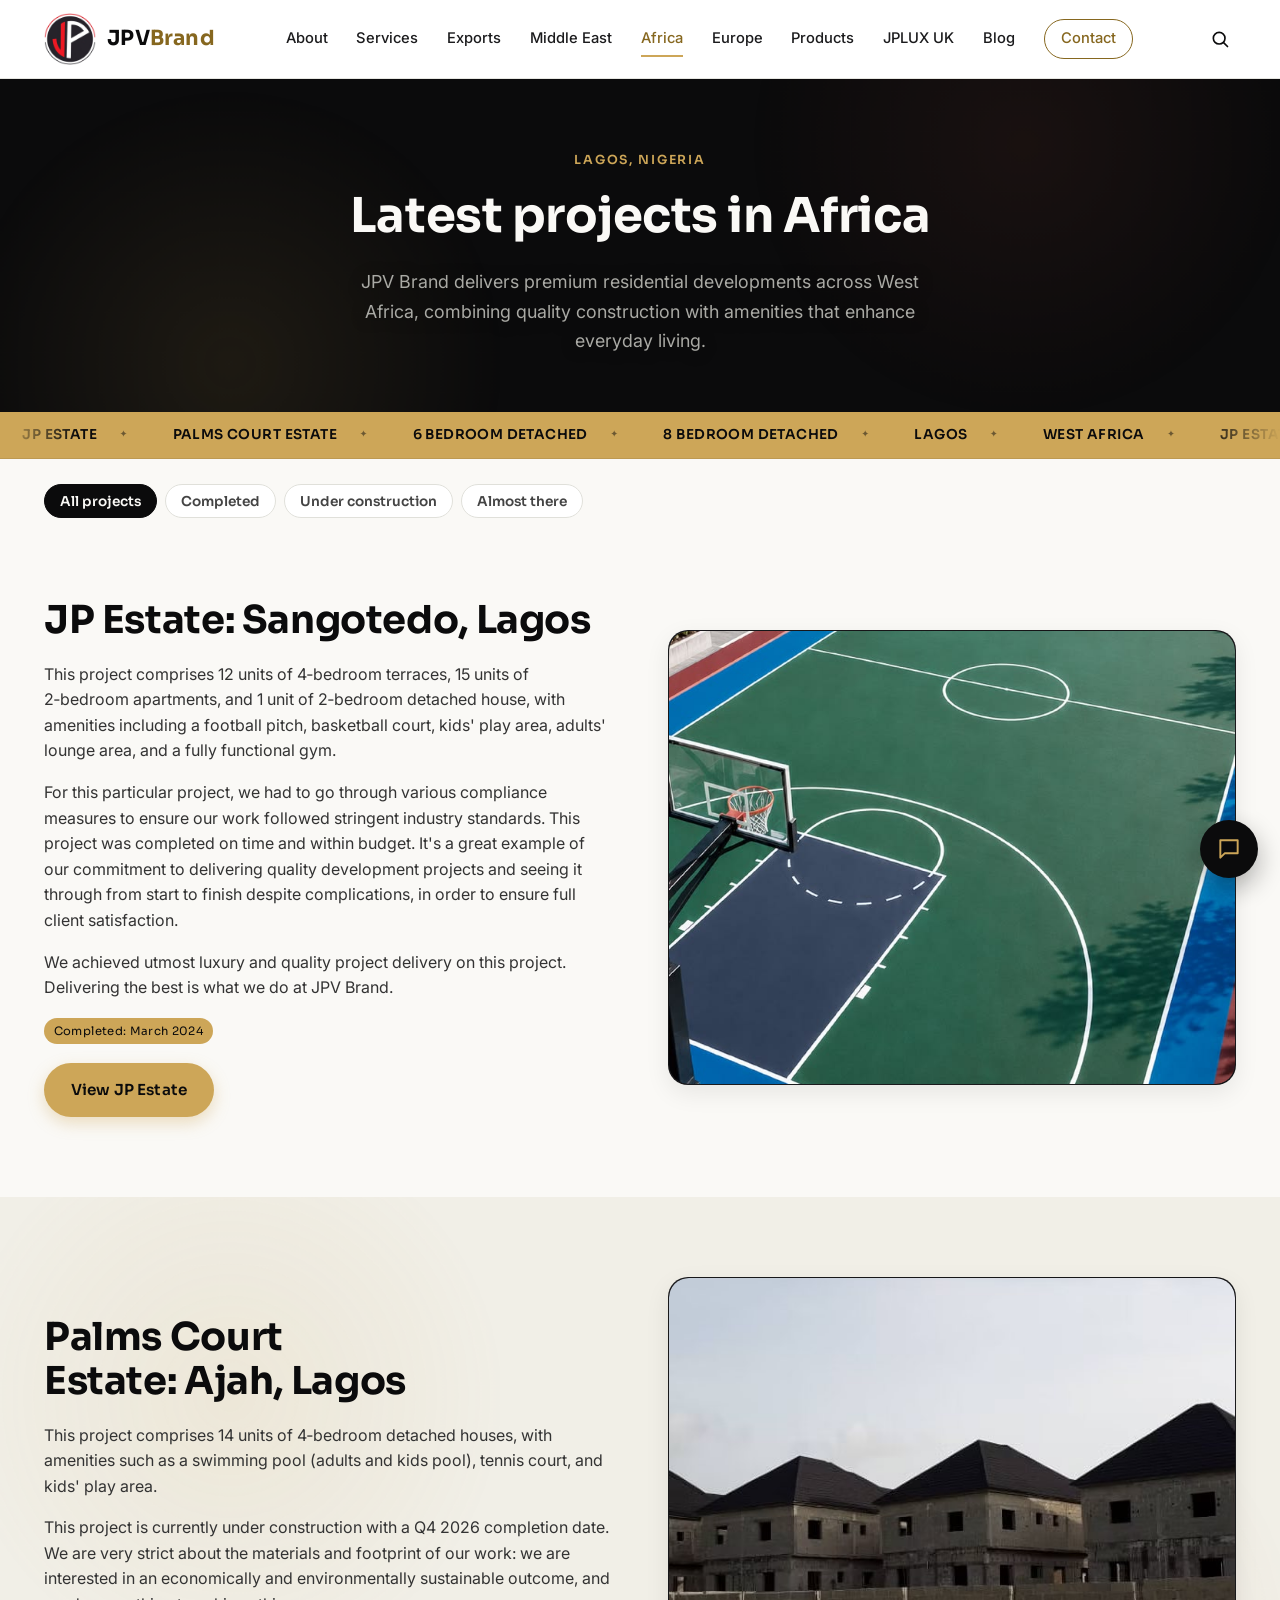
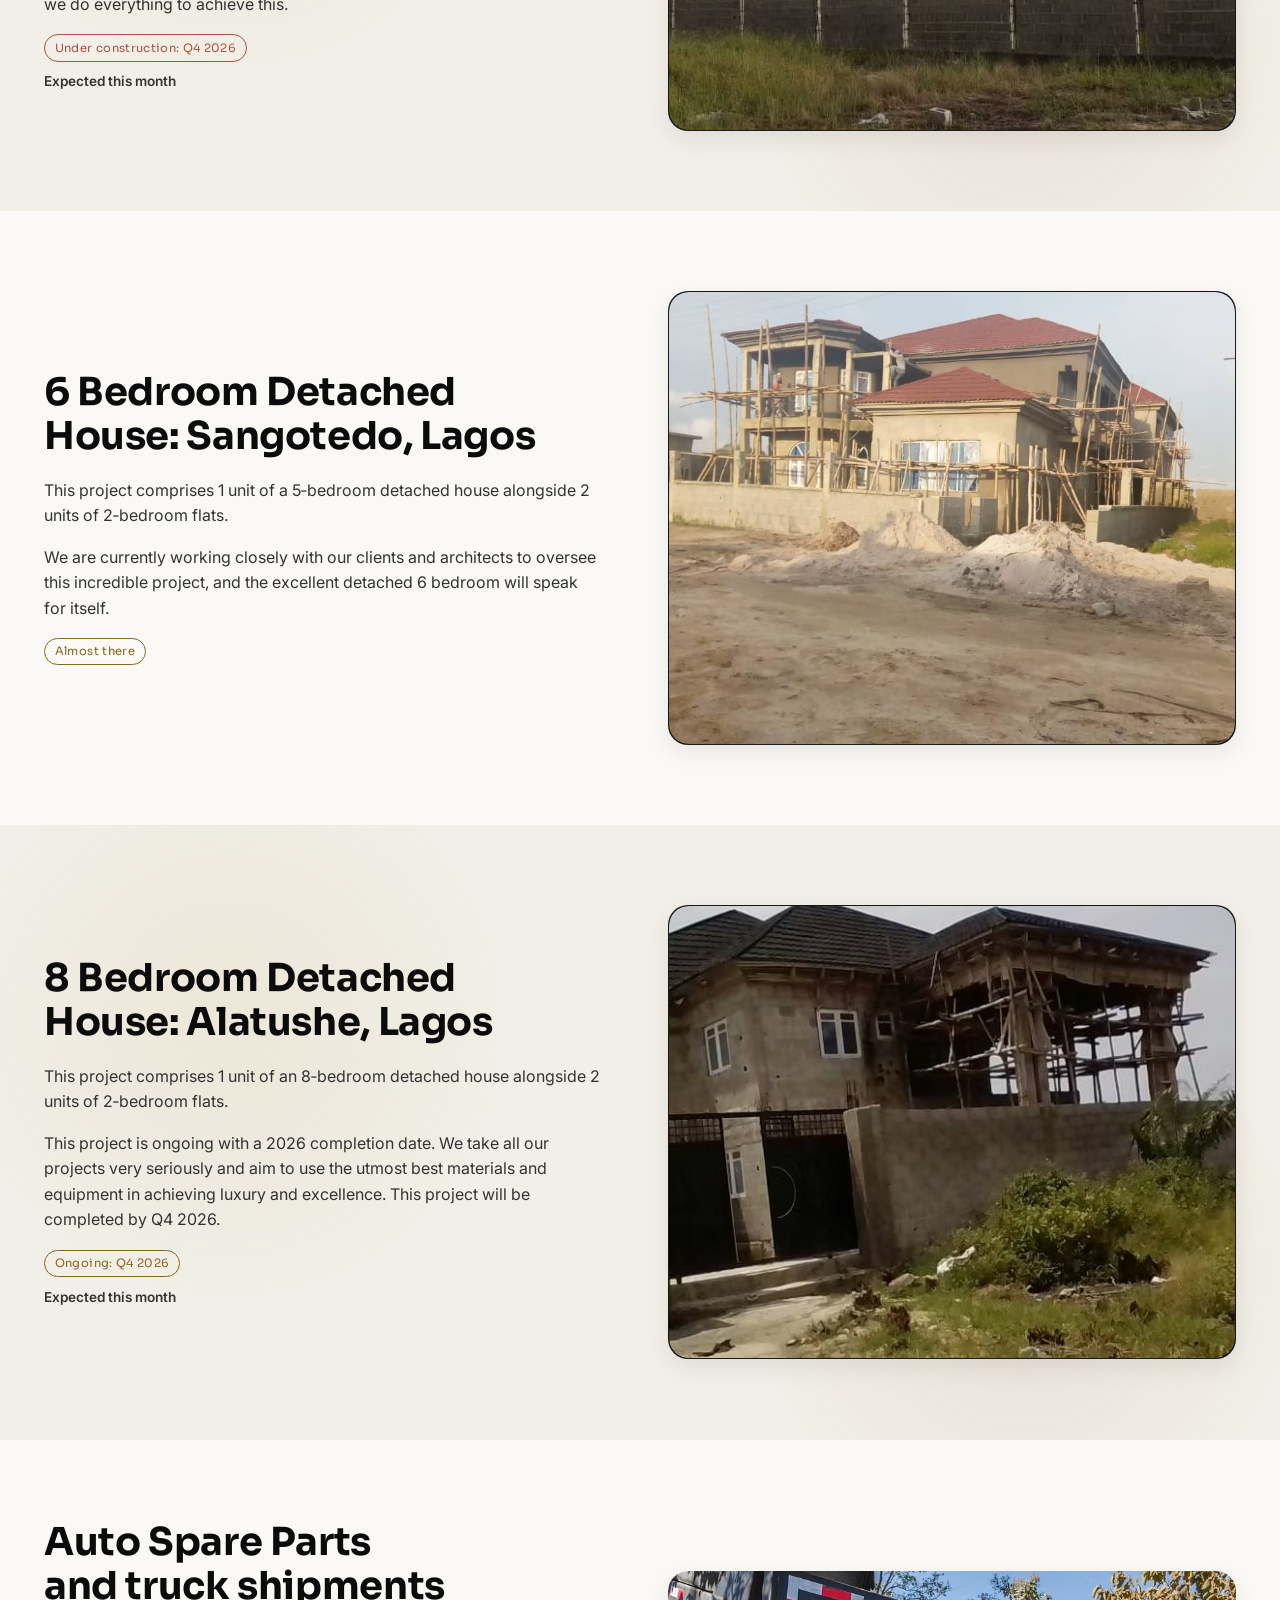
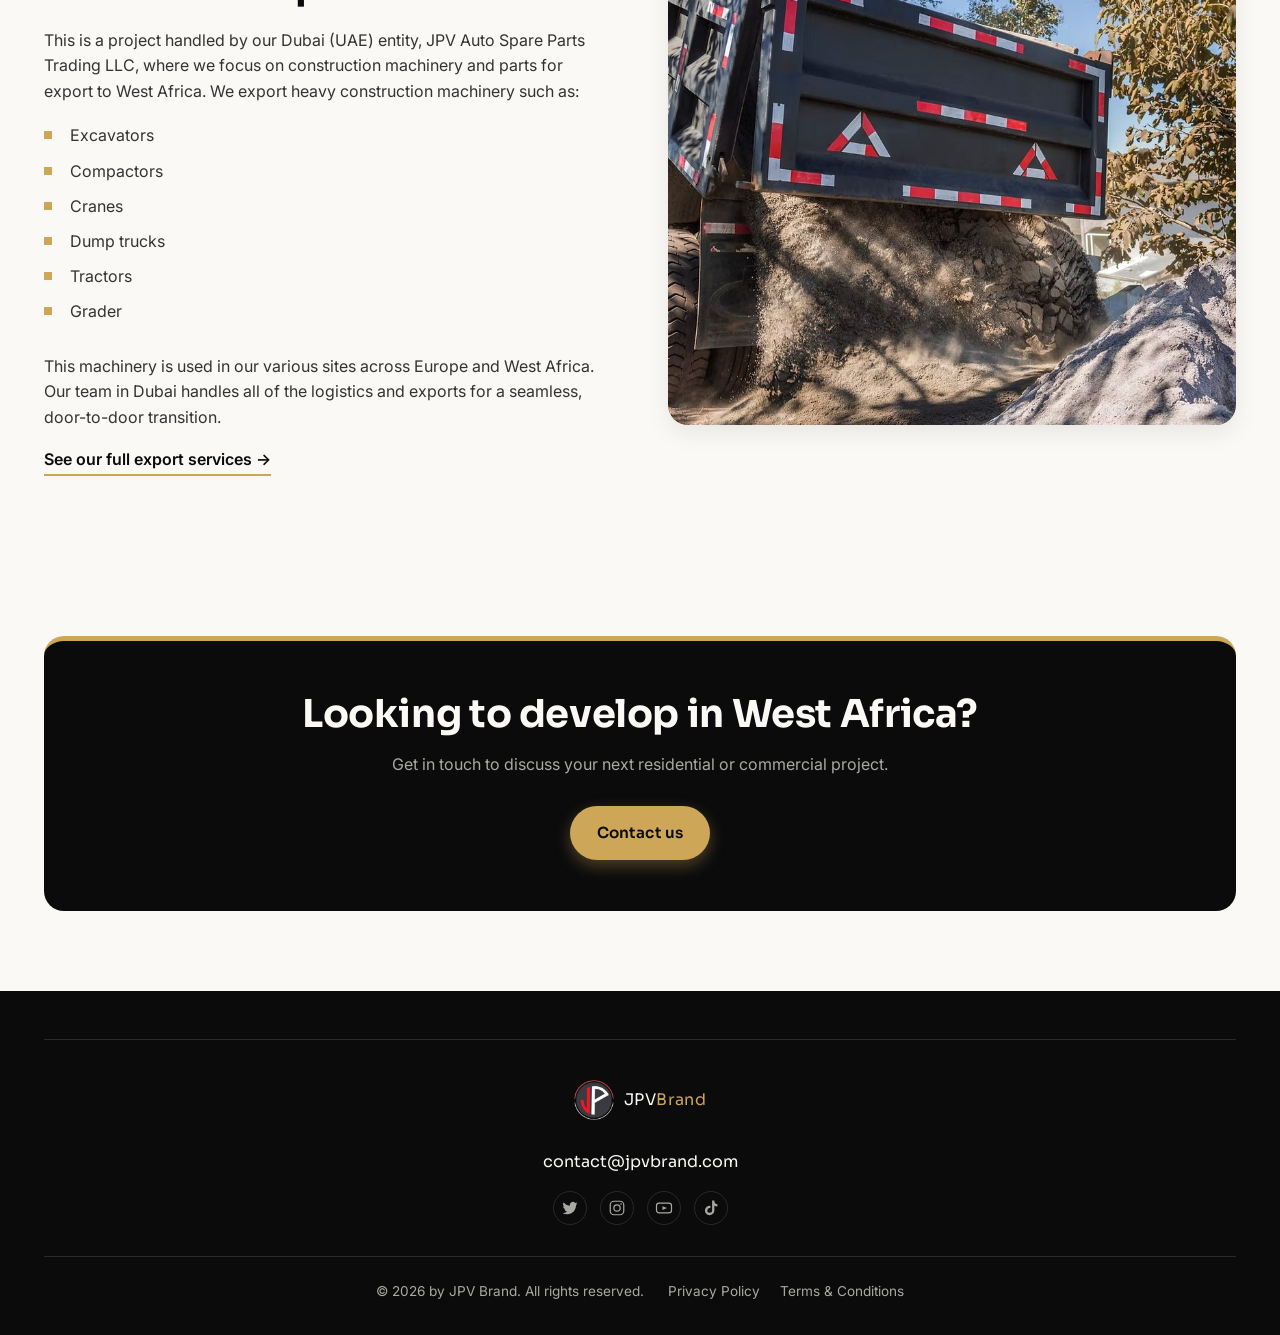
<file: africa.html>
<!DOCTYPE html>
<html lang="en">
<head>
<meta charset="UTF-8">
<meta name="viewport" content="width=device-width, initial-scale=1.0">
<link rel="icon" type="image/png" href="assets/images/jpv-logo-icon.png">
<link rel="apple-touch-icon" href="assets/images/jpv-logo-icon.png">
<title>Africa Projects | JPV Brand</title>
<meta property="og:type" content="website">
<meta property="og:title" content="Africa Projects | JPV Brand">
<meta property="og:description" content="Latest JPV Brand property development projects across Africa, including JP Estate in Sangotedo, Lagos.">
<meta property="og:image" content="assets/images/hero.jpg">
<meta name="twitter:card" content="summary_large_image">
<meta name="twitter:title" content="Africa Projects | JPV Brand">
<meta name="twitter:description" content="Latest JPV Brand property development projects across Africa, including JP Estate in Sangotedo, Lagos.">
<meta name="description" content="Latest JPV Brand property development projects across Africa, including JP Estate in Sangotedo, Lagos.">
<link rel="preconnect" href="https://fonts.googleapis.com">
<link rel="preconnect" href="https://fonts.gstatic.com" crossorigin>
<link href="https://fonts.googleapis.com/css2?family=Sora:wght@400;500;600;700;800&family=Inter:wght@300;400;500;600;700&display=swap" rel="stylesheet">
<link rel="stylesheet" href="css/style.css">
<link rel="stylesheet" href="css/animations.css">
<link rel="stylesheet" href="css/chat-widget.css">
</head>
<body>

<!-- ============ HEADER ============ -->
<header class="site-header" id="top">
  <div class="header-inner">
    <a href="index.html" class="logo" aria-label="JPV Brand home">
      <img class="logo-mark" src="assets/images/jpv-logo-mark.png" alt="JPV Brand logo mark" width="42" height="42">
      <span class="logo-word">JPV<em>Brand</em></span>
    </a>

    <nav class="main-nav" id="mainNav">
      <a href="index.html#about">About</a>
      <a href="index.html#services">Services</a>
      <a href="exports.html">Exports</a>
      <a href="middle-east.html">Middle East</a>
      <a href="africa.html" class="active">Africa</a>
      <a href="europe.html">Europe</a>
      <a href="products.html">Products</a>
      <a href="jplux-uk.html">JPLUX UK</a>
      <a href="blog.html">Blog</a>
      <a href="contact.html" class="nav-cta">Contact</a>
    </nav>

    <button class="search-toggle" id="searchToggle" aria-label="Search the site" aria-expanded="false">
      <svg viewBox="0 0 24 24" width="20" height="20" aria-hidden="true"><circle cx="11" cy="11" r="7" fill="none" stroke="currentColor" stroke-width="2"/><line x1="16.3" y1="16.3" x2="21" y2="21" stroke="currentColor" stroke-width="2" stroke-linecap="round"/></svg>
    </button>
    <button class="nav-toggle" id="navToggle" aria-label="Toggle menu" aria-expanded="false">
      <span></span><span></span><span></span>
    </button>
  </div>

  <div class="search-panel" id="searchPanel">
    <div class="search-panel-inner">
      <label for="siteSearchInput" class="visually-hidden">Search the site</label>
      <input type="search" id="siteSearchInput" placeholder="Search projects, products, services...">
      <button class="search-close" id="searchClose" aria-label="Close search">&times;</button>
    </div>
    <div class="search-results" id="searchResults"></div>
  </div>
</header>

<main>

  <!-- ============ PAGE INTRO ============ -->
  <section class="page-hero">
    <div class="page-hero-inner">
      <p class="kicker">Lagos, Nigeria</p>
      <h1>Latest projects in Africa</h1>
      <p class="hero-lead">JPV Brand delivers premium residential developments across West Africa, combining quality construction with amenities that enhance everyday living.</p>
    </div>
  </section>

  <!-- ============ MOVING TEXT STRIP ============ -->
  <div class="marquee-strip" aria-hidden="true">
    <div class="marquee marquee-reverse" style="--marquee-speed:30s">
      <div class="marquee-track"><span>JP Estate</span><span>Palms Court Estate</span><span>6 bedroom detached</span><span>8 bedroom detached</span><span>Lagos</span><span>West Africa</span></div>
    </div>
  </div>


  <!-- ============ STATUS FILTER ============ -->
  <nav class="status-filter" aria-label="Filter projects by status">
    <button type="button" class="status-btn active" data-filter="all">All projects</button>
    <button type="button" class="status-btn" data-filter="completed">Completed</button>
    <button type="button" class="status-btn" data-filter="ongoing">Under construction</button>
    <button type="button" class="status-btn" data-filter="almost-done">Almost there</button>
  </nav>

  <!-- ============ JP ESTATE FEATURE ============ -->
  <section class="section" id="jp-estate" data-status="completed">
    <div class="section-grid">
      <div class="text-block">
        <h2>JP Estate: Sangotedo, Lagos</h2>
        <p>This project comprises 12 units of 4‑bedroom terraces, 15 units of 2‑bedroom apartments, and 1 unit of 2‑bedroom detached house, with amenities including a football pitch, basketball court, kids' play area, adults' lounge area, and a fully functional gym.</p>
        <p>For this particular project, we had to go through various compliance measures to ensure our work followed stringent industry standards. This project was completed on time and within budget. It's a great example of our commitment to delivering quality development projects and seeing it through from start to finish despite complications, in order to ensure full client satisfaction.</p>
        <p>We achieved utmost luxury and quality project delivery on this project. Delivering the best is what we do at JPV Brand.</p>
        <span class="badge badge-done">Completed: March 2024</span>
        <div class="text-block-actions">
          <a href="#jp-estate" class="btn btn-yellow">View JP Estate</a>
        </div>
      </div>
      <div class="media-block">
        <div class="media-placeholder dark">
          <img src="assets/images/africa-jp-estate.jpg" alt="JP Estate basketball court and amenities photo">
        </div>
      </div>
    </div>
  </section>

  <!-- ============ PALMS COURT ESTATE ============ -->
  <section class="section section-dark" id="palms-court" data-status="ongoing" data-eta="2026-12-31">
    <div class="section-grid reverse">
      <div class="media-block">
        <div class="media-placeholder dark">
          <img src="assets/images/africa-palms-court.jpg" alt="Palms Court Estate construction photo">
        </div>
      </div>
      <div class="text-block">
        <h2>Palms Court Estate: Ajah, Lagos</h2>
        <p>This project comprises 14 units of 4‑bedroom detached houses, with amenities such as a swimming pool (adults and kids pool), tennis court, and kids' play area.</p>
        <p>This project is currently under construction with a Q4 2026 completion date. We are very strict about the materials and footprint of our work: we are interested in an economically and environmentally sustainable outcome, and we do everything to achieve this.</p>
        <span class="badge badge-ongoing">Under construction: Q4 2026</span>
        <p class="eta-note" data-eta-note></p>
      </div>
    </div>
  </section>

  <!-- ============ 6 BEDROOM DETACHED HOUSE ============ -->
  <section class="section" id="six-bedroom" data-status="almost-done">
    <div class="section-grid">
      <div class="text-block">
        <h2>6 Bedroom Detached House: Sangotedo, Lagos</h2>
        <p>This project comprises 1 unit of a 5‑bedroom detached house alongside 2 units of 2‑bedroom flats.</p>
        <p>We are currently working closely with our clients and architects to oversee this incredible project, and the excellent detached 6 bedroom will speak for itself.</p>
        <span class="badge badge-soon">Almost there</span>
      </div>
      <div class="media-block">
        <div class="media-placeholder dark">
          <img src="assets/images/africa-6-bedroom.jpg" alt="6 Bedroom Detached House photo">
        </div>
      </div>
    </div>
  </section>

  <!-- ============ 8 BEDROOM DETACHED HOUSE ============ -->
  <section class="section section-dark" id="eight-bedroom" data-status="ongoing" data-eta="2026-12-31">
    <div class="section-grid reverse">
      <div class="media-block">
        <div class="media-placeholder dark">
          <img src="assets/images/africa-8-bedroom.jpg" alt="8 Bedroom Detached House photo">
        </div>
      </div>
      <div class="text-block">
        <h2>8 Bedroom Detached House: Alatushe, Lagos</h2>
        <p>This project comprises 1 unit of an 8‑bedroom detached house alongside 2 units of 2‑bedroom flats.</p>
        <p>This project is ongoing with a 2026 completion date. We take all our projects very seriously and aim to use the utmost best materials and equipment in achieving luxury and excellence. This project will be completed by Q4 2026.</p>
        <span class="badge badge-soon">Ongoing: Q4 2026</span>
        <p class="eta-note" data-eta-note></p>
      </div>
    </div>
  </section>

  <!-- ============ AUTO SPARE PARTS & TRUCK SHIPMENTS ============ -->
  <section class="section" id="auto-spare-parts" data-status="service">
    <div class="section-grid">
      <div class="text-block">
        <h2>Auto Spare Parts and truck shipments</h2>
        <p>This is a project handled by our Dubai (UAE) entity, JPV Auto Spare Parts Trading LLC, where we focus on construction machinery and parts for export to West Africa. We export heavy construction machinery such as:</p>
        <ul class="tick-list">
          <li>Excavators</li>
          <li>Compactors</li>
          <li>Cranes</li>
          <li>Dump trucks</li>
          <li>Tractors</li>
          <li>Grader</li>
        </ul>
        <p>This machinery is used in our various sites across Europe and West Africa. Our team in Dubai handles all of the logistics and exports for a seamless, door-to-door transition.</p>
        <a href="exports.html" class="text-link">See our full export services →</a>
      </div>
      <div class="media-block">
        <div class="media-placeholder yellow">
          <img src="assets/images/africa-auto-spare-parts.jpg" alt="Dump truck / aggregate photo">
        </div>
      </div>
    </div>
  </section>

  <!-- ============ CTA ============ -->
  <section class="section">
    <div class="promo-band">
      <div class="promo-copy">
        <h2>Looking to develop in West Africa?</h2>
        <p>Get in touch to discuss your next residential or commercial project.</p>
      </div>
      <a href="contact.html" class="btn btn-yellow">Contact us</a>
    </div>
  </section>

</main>

<!-- ============ FOOTER ============ -->
<footer class="site-footer">
  <div class="footer-inner">
    <div class="footer-top">
      <div class="footer-brand">
      <a href="index.html" class="logo small">
            <img class="logo-mark" src="assets/images/jpv-logo-mark-light.png" alt="JPV Brand logo mark" width="30" height="30">
            <span class="logo-word">JPV<em>Brand</em></span>
          </a>
      </div>
      <div class="footer-right">
        <p class="footer-contact"><a href="mailto:contact@jpvbrand.com">contact@jpvbrand.com</a></p>
        <div class="footer-social">
      <a href="https://x.com/jpvestate" aria-label="Twitter / X" target="_blank" rel="noopener">
        <svg viewBox="0 0 24 24" width="18"><path fill="currentColor" d="M22 5.9c-.7.3-1.5.5-2.3.6.8-.5 1.5-1.3 1.7-2.3-.8.5-1.7.8-2.6 1a4.1 4.1 0 0 0-7 3.7A11.6 11.6 0 0 1 3.4 4.6a4.1 4.1 0 0 0 1.3 5.5c-.7 0-1.3-.2-1.9-.5v.1c0 2 1.4 3.6 3.3 4a4.1 4.1 0 0 1-1.9.1 4.1 4.1 0 0 0 3.8 2.8A8.2 8.2 0 0 1 2 18.6a11.6 11.6 0 0 0 6.3 1.8c7.5 0 11.7-6.3 11.7-11.7v-.5c.8-.6 1.5-1.3 2-2.1Z"/></svg>
      </a>
      <a href="https://www.instagram.com/jpvestate/" aria-label="Instagram" target="_blank" rel="noopener">
        <svg viewBox="0 0 24 24" width="18"><rect x="3" y="3" width="18" height="18" rx="5" fill="none" stroke="currentColor" stroke-width="1.6"/><circle cx="12" cy="12" r="4.2" fill="none" stroke="currentColor" stroke-width="1.6"/><circle cx="17.4" cy="6.6" r="1.1" fill="currentColor"/></svg>
      </a>
      <a href="https://www.youtube.com/channel/UCHBNSMVRemeQUBlEAEQWsZw" aria-label="YouTube" target="_blank" rel="noopener">
        <svg viewBox="0 0 24 24" width="18"><rect x="2" y="5.5" width="20" height="13" rx="3.5" fill="none" stroke="currentColor" stroke-width="1.6"/><path d="M10 9.5l6 2.5-6 2.5Z" fill="currentColor"/></svg>
      </a>
      <a href="https://www.tiktok.com/@jpv_brand" aria-label="TikTok" target="_blank" rel="noopener">
        <svg viewBox="0 0 24 24" width="18"><path fill="currentColor" d="M16.5 2h-3v13.2a3.2 3.2 0 1 1-2.3-3.1v-3.1a6.3 6.3 0 1 0 5.3 6.2V8.8c1.1.8 2.5 1.3 4 1.3V7.1c-2.1 0-3.9-1.6-4-4V2Z"/></svg>
      </a>
    </div>
      </div>
    </div>
    <div class="footer-bottom">
      <p class="footer-copy">© 2026 by JPV Brand. All rights reserved.</p>
      <div class="footer-legal">
        <a href="privacy-policy.html">Privacy Policy</a>
        <a href="terms-conditions.html">Terms &amp; Conditions</a>
      </div>
    </div>
  </div>
</footer>

<!-- ============ CHAT WIDGET ============ -->
<div class="chat-widget" id="chatWidget">
  <div class="chat-panel" id="chatPanel" aria-hidden="true">
    <div class="chat-panel-head">
      <div class="chat-avatar">
        <img src="assets/images/jpv-logo-mark-light.png" alt="" width="34" height="34">
      </div>
      <div class="chat-head-text">
        <strong>JPV Brand</strong>
        <span>We reply by email, usually within 1 business day</span>
      </div>
      <button type="button" class="chat-panel-close" id="chatPanelClose" aria-label="Close chat">&times;</button>
    </div>

    <div class="chat-panel-body">
      <div class="chat-bubble">
        <span class="chat-wave" aria-hidden="true">&#128075;</span>
        Hi! Welcome to <strong>JPV Brand</strong>. What can we help you with?
      </div>

      <div class="chat-quick-options" id="chatQuickOptions">
        <button type="button" class="chat-option" data-prompt="Hi, I'd like an export quote for: ">&#128666; Get an export quote</button>
        <button type="button" class="chat-option" data-prompt="Hi, I'm interested in JPLUX UK products: ">&#128230; JPLUX UK products</button>
        <button type="button" class="chat-option" data-prompt="Hi, I have a question about a current project: ">&#127968; Ask about a project</button>
        <button type="button" class="chat-option" data-prompt="Hi, ">&#128172; Something else</button>
      </div>
    </div>

    <form class="chat-panel-input" id="chatForm">
      <label for="chatMessage" class="visually-hidden">Your message</label>
      <textarea id="chatMessage" rows="1" placeholder="Type a message..." required></textarea>
      <button type="submit" class="chat-send" aria-label="Send message">
        <svg viewBox="0 0 24 24" width="18" height="18" aria-hidden="true"><path d="M3 11.5 20.5 4 13 21.5l-2.7-7.3L3 11.5Z" fill="none" stroke="currentColor" stroke-width="1.8" stroke-linejoin="round" stroke-linecap="round"/></svg>
      </button>
    </form>
    <p class="chat-panel-note">Sending opens your email app with this message addressed to us</p>
  </div>

  <button type="button" class="chat-toggle" id="chatToggle" aria-label="Open chat" aria-expanded="false">
    <svg class="chat-icon-open" viewBox="0 0 24 24" width="26" height="26" aria-hidden="true"><path d="M4 4h16v12H8l-4 4V4Z" fill="none" stroke="currentColor" stroke-width="1.8" stroke-linejoin="round"/></svg>
    <svg class="chat-icon-close" viewBox="0 0 24 24" width="22" height="22" aria-hidden="true"><line x1="5" y1="5" x2="19" y2="19" stroke="currentColor" stroke-width="2" stroke-linecap="round"/><line x1="19" y1="5" x2="5" y2="19" stroke="currentColor" stroke-width="2" stroke-linecap="round"/></svg>
  </button>
</div>


<script src="js/script.js"></script>
<script src="js/project-status.js"></script>
<script src="js/animations.js"></script>
<script src="js/chat-widget.js"></script>
</body>
</html>
</file>
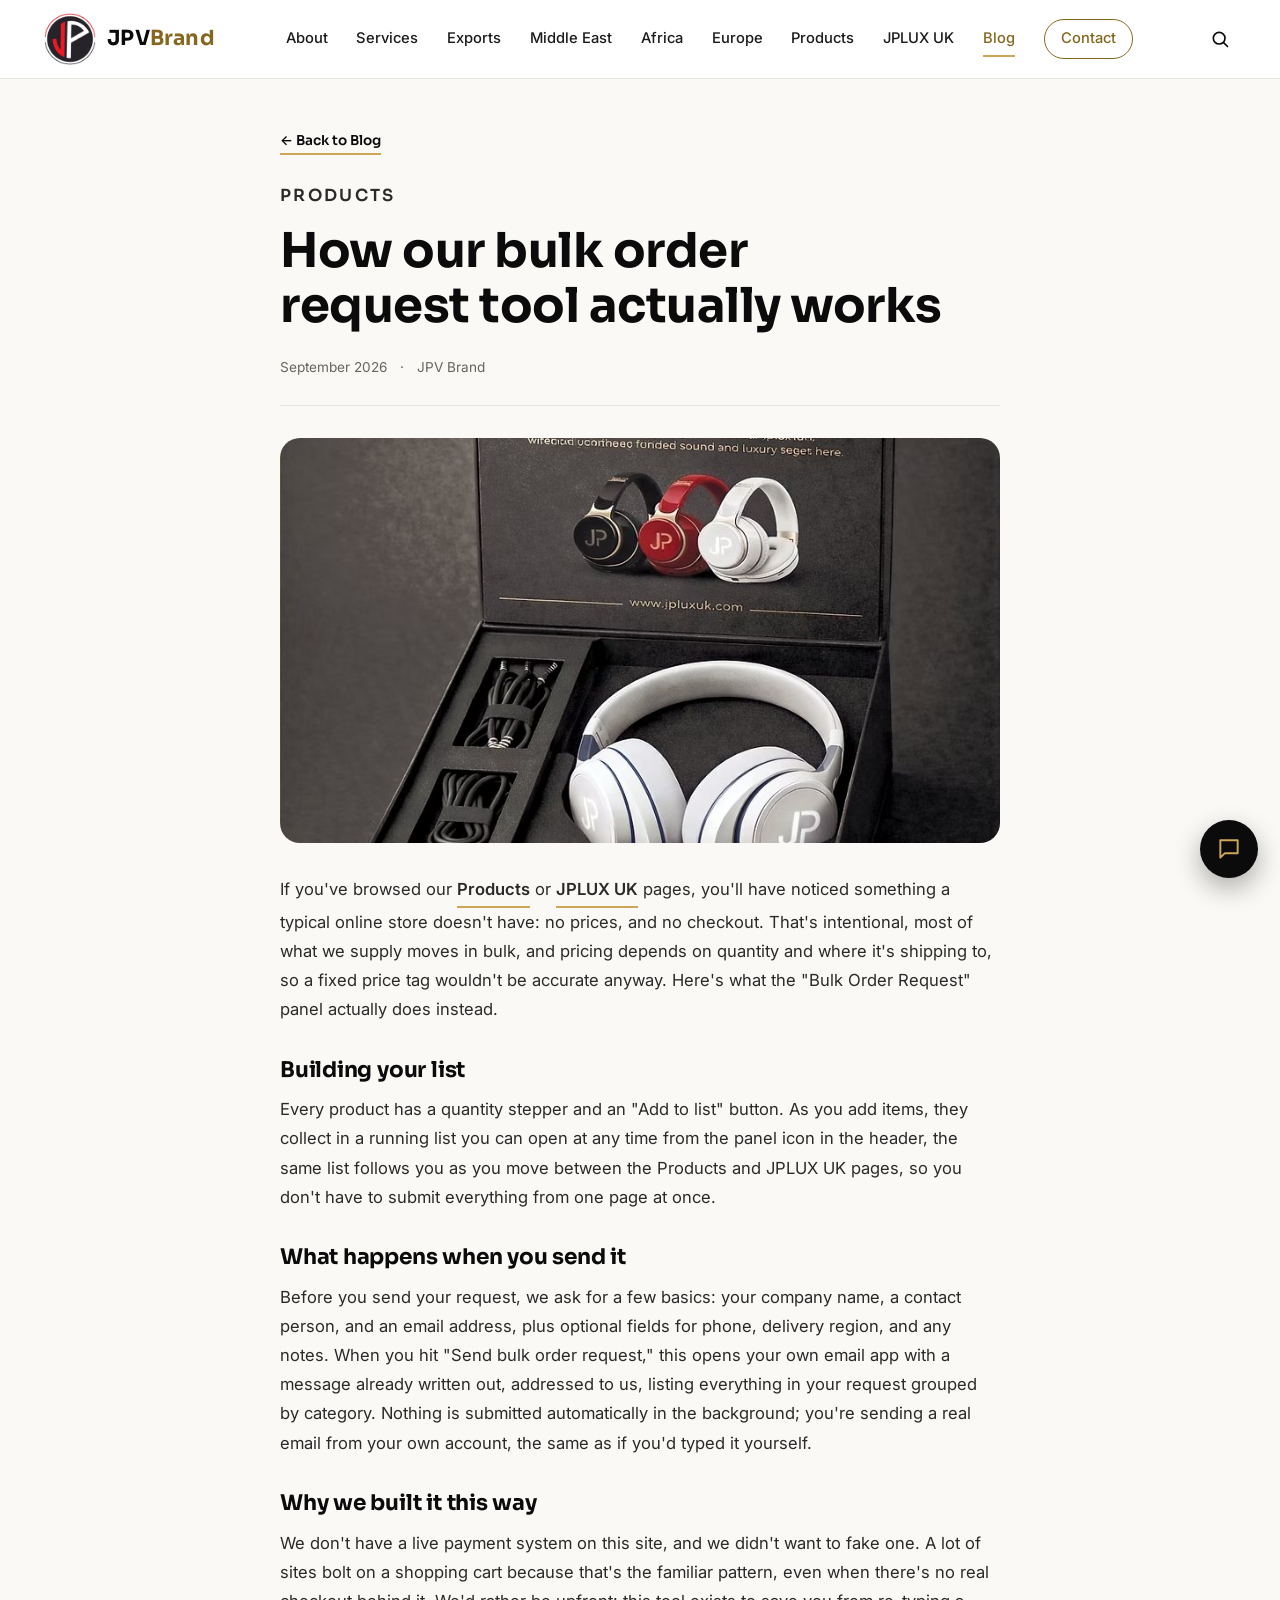
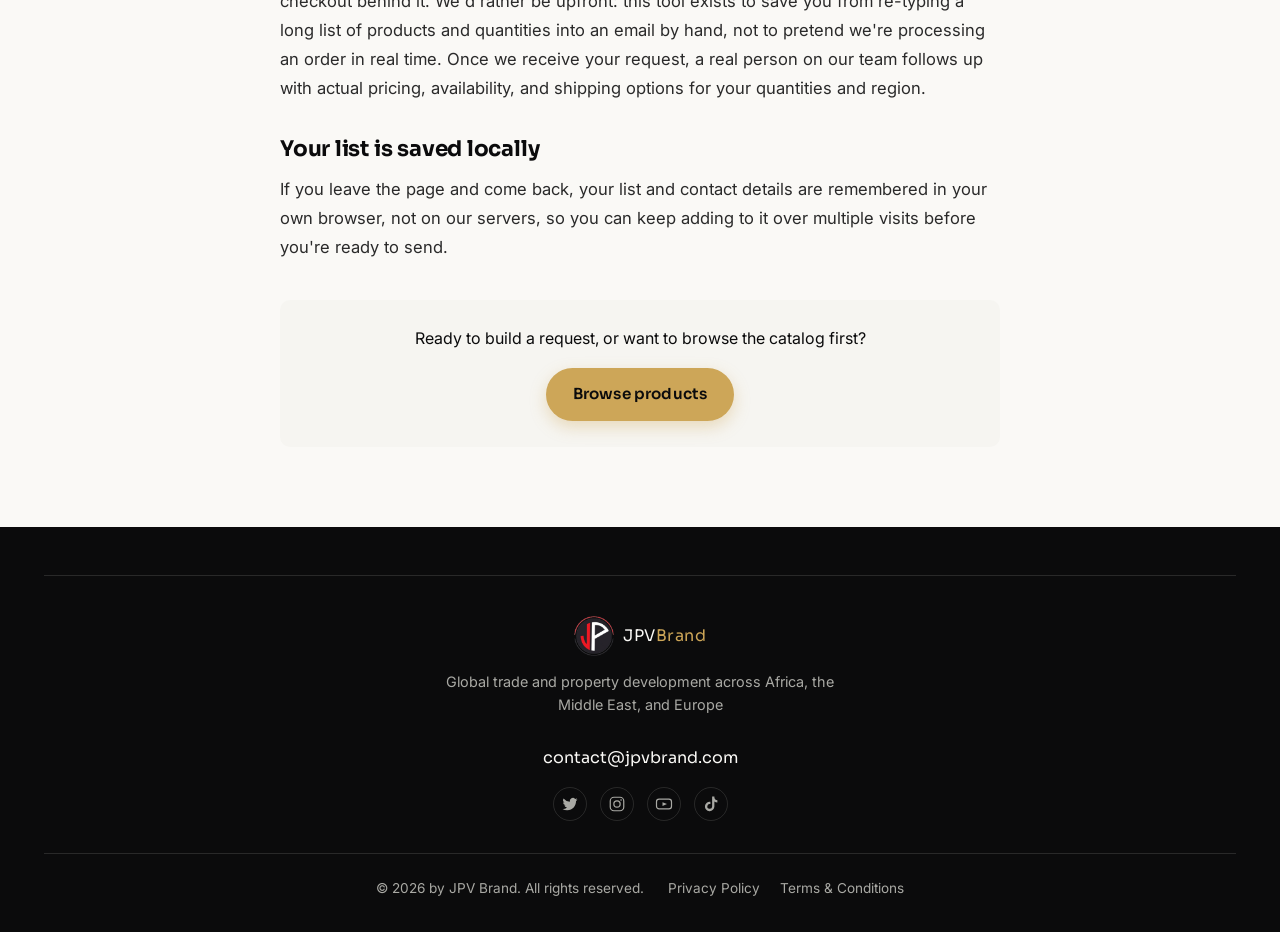
<file: blog-bulk-order-tool.html>
<!DOCTYPE html>
<html lang="en">
<head>
<meta charset="UTF-8">
<meta name="viewport" content="width=device-width, initial-scale=1.0">
<link rel="icon" type="image/png" href="assets/images/jpv-logo-mark.png">
<link rel="apple-touch-icon" href="assets/images/jpv-logo-mark.png">
<title>How Our Bulk Order Request Tool Actually Works | JPV Brand</title>
<meta name="description" content="No prices, no checkout, no surprises: exactly what happens when you build a list on our Products or JPLUX UK pages and send a bulk order request.">
<meta property="og:type" content="article">
<meta property="og:title" content="How Our Bulk Order Request Tool Actually Works">
<meta property="og:description" content="No prices, no checkout, no surprises: exactly what happens when you build a list and send a bulk order request.">
<meta property="og:image" content="assets/images/jplux-headphones.jpg">
<meta name="twitter:card" content="summary_large_image">
<meta name="twitter:title" content="How Our Bulk Order Request Tool Actually Works">
<meta name="twitter:description" content="Exactly what happens when you send a bulk order request.">
<link rel="preconnect" href="https://fonts.googleapis.com">
<link rel="preconnect" href="https://fonts.gstatic.com" crossorigin>
<link href="https://fonts.googleapis.com/css2?family=Sora:wght@400;500;600;700;800&family=Inter:wght@300;400;500;600;700&display=swap" rel="stylesheet">
<link rel="stylesheet" href="css/style.css">
<link rel="stylesheet" href="css/animations.css">
<link rel="stylesheet" href="css/chat-widget.css">
<link rel="stylesheet" href="css/blog.css">
</head>
<body>

<!-- ============ HEADER ============ -->
<header class="site-header" id="top">
  <div class="header-inner">
    <a href="index.html" class="logo" aria-label="JPV Brand home">
      <img class="logo-mark" src="assets/images/jpv-logo-mark.png" alt="JPV Brand logo mark" width="42" height="42">
      <span class="logo-word">JPV<em>Brand</em></span>
    </a>

    <nav class="main-nav" id="mainNav">
      <a href="index.html#about">About</a>
      <a href="index.html#services">Services</a>
      <a href="exports.html">Exports</a>
      <a href="middle-east.html">Middle East</a>
      <a href="africa.html">Africa</a>
      <a href="europe.html">Europe</a>
      <a href="products.html">Products</a>
      <a href="jplux-uk.html">JPLUX UK</a>
      <a href="blog.html" class="active">Blog</a>
      <a href="contact.html" class="nav-cta">Contact</a>
    </nav>

    <button class="search-toggle" id="searchToggle" aria-label="Search the site" aria-expanded="false">
      <svg viewBox="0 0 24 24" width="20" height="20" aria-hidden="true"><circle cx="11" cy="11" r="7" fill="none" stroke="currentColor" stroke-width="2"/><line x1="16.3" y1="16.3" x2="21" y2="21" stroke="currentColor" stroke-width="2" stroke-linecap="round"/></svg>
    </button>
    <button class="nav-toggle" id="navToggle" aria-label="Toggle menu" aria-expanded="false">
      <span></span><span></span><span></span>
    </button>
  </div>

  <div class="search-panel" id="searchPanel">
    <div class="search-panel-inner">
      <label for="siteSearchInput" class="visually-hidden">Search the site</label>
      <input type="search" id="siteSearchInput" placeholder="Search projects, products, services...">
      <button class="search-close" id="searchClose" aria-label="Close search">&times;</button>
    </div>
    <div class="search-results" id="searchResults"></div>
  </div>
</header>

<main>
  <section class="section article-page">
    <div class="article-content">
      <a href="blog.html" class="article-nav-back text-link">&larr; Back to Blog</a>
      <p class="kicker">Products</p>
      <h1>How our bulk order request tool actually works</h1>
      <div class="article-meta">
        <span>September 2026</span>
        <span>&middot;</span>
        <span>JPV Brand</span>
      </div>

      <div class="article-cover">
        <img src="assets/images/jplux-headphones.jpg" alt="JPLUX UK products laid out for a bulk order">
      </div>

      <p>If you've browsed our <a href="products.html" class="text-link">Products</a> or <a href="jplux-uk.html" class="text-link">JPLUX UK</a> pages, you'll have noticed something a typical online store doesn't have: no prices, and no checkout. That's intentional, most of what we supply moves in bulk, and pricing depends on quantity and where it's shipping to, so a fixed price tag wouldn't be accurate anyway. Here's what the "Bulk Order Request" panel actually does instead.</p>

      <h2>Building your list</h2>
      <p>Every product has a quantity stepper and an "Add to list" button. As you add items, they collect in a running list you can open at any time from the panel icon in the header, the same list follows you as you move between the Products and JPLUX UK pages, so you don't have to submit everything from one page at once.</p>

      <h2>What happens when you send it</h2>
      <p>Before you send your request, we ask for a few basics: your company name, a contact person, and an email address, plus optional fields for phone, delivery region, and any notes. When you hit "Send bulk order request," this opens your own email app with a message already written out, addressed to us, listing everything in your request grouped by category. Nothing is submitted automatically in the background; you're sending a real email from your own account, the same as if you'd typed it yourself.</p>

      <h2>Why we built it this way</h2>
      <p>We don't have a live payment system on this site, and we didn't want to fake one. A lot of sites bolt on a shopping cart because that's the familiar pattern, even when there's no real checkout behind it. We'd rather be upfront: this tool exists to save you from re-typing a long list of products and quantities into an email by hand, not to pretend we're processing an order in real time. Once we receive your request, a real person on our team follows up with actual pricing, availability, and shipping options for your quantities and region.</p>

      <h2>Your list is saved locally</h2>
      <p>If you leave the page and come back, your list and contact details are remembered in your own browser, not on our servers, so you can keep adding to it over multiple visits before you're ready to send.</p>

      <div class="article-cta">
        <p>Ready to build a request, or want to browse the catalog first?</p>
        <a href="products.html" class="btn btn-yellow">Browse products</a>
      </div>
    </div>
  </section>
</main>

<!-- ============ FOOTER ============ -->
<footer class="site-footer">
  <div class="footer-inner">
    <div class="footer-top">
      <div class="footer-brand">
      <a href="index.html" class="logo small">
            <img class="logo-mark" src="assets/images/jpv-logo-mark.png" alt="JPV Brand logo mark" width="30" height="30">
            <span class="logo-word">JPV<em>Brand</em></span>
          </a>
      <p class="footer-tag">Global trade and property development across Africa, the Middle East, and Europe</p>
      </div>
      <div class="footer-right">
        <p class="footer-contact"><a href="mailto:contact@jpvbrand.com">contact@jpvbrand.com</a></p>
        <div class="footer-social">
      <a href="https://x.com/jpvestate" aria-label="Twitter / X" target="_blank" rel="noopener">
        <svg viewBox="0 0 24 24" width="18"><path fill="currentColor" d="M22 5.9c-.7.3-1.5.5-2.3.6.8-.5 1.5-1.3 1.7-2.3-.8.5-1.7.8-2.6 1a4.1 4.1 0 0 0-7 3.7A11.6 11.6 0 0 1 3.4 4.6a4.1 4.1 0 0 0 1.3 5.5c-.7 0-1.3-.2-1.9-.5v.1c0 2 1.4 3.6 3.3 4a4.1 4.1 0 0 1-1.9.1 4.1 4.1 0 0 0 3.8 2.8A8.2 8.2 0 0 1 2 18.6a11.6 11.6 0 0 0 6.3 1.8c7.5 0 11.7-6.3 11.7-11.7v-.5c.8-.6 1.5-1.3 2-2.1Z"/></svg>
      </a>
      <a href="https://www.instagram.com/jpvestate/" aria-label="Instagram" target="_blank" rel="noopener">
        <svg viewBox="0 0 24 24" width="18"><rect x="3" y="3" width="18" height="18" rx="5" fill="none" stroke="currentColor" stroke-width="1.6"/><circle cx="12" cy="12" r="4.2" fill="none" stroke="currentColor" stroke-width="1.6"/><circle cx="17.4" cy="6.6" r="1.1" fill="currentColor"/></svg>
      </a>
      <a href="https://www.youtube.com/channel/UCHBNSMVRemeQUBlEAEQWsZw" aria-label="YouTube" target="_blank" rel="noopener">
        <svg viewBox="0 0 24 24" width="18"><rect x="2" y="5.5" width="20" height="13" rx="3.5" fill="none" stroke="currentColor" stroke-width="1.6"/><path d="M10 9.5l6 2.5-6 2.5Z" fill="currentColor"/></svg>
      </a>
      <a href="https://www.tiktok.com/@jpv_brand" aria-label="TikTok" target="_blank" rel="noopener">
        <svg viewBox="0 0 24 24" width="18"><path fill="currentColor" d="M16.5 2h-3v13.2a3.2 3.2 0 1 1-2.3-3.1v-3.1a6.3 6.3 0 1 0 5.3 6.2V8.8c1.1.8 2.5 1.3 4 1.3V7.1c-2.1 0-3.9-1.6-4-4V2Z"/></svg>
      </a>
    </div>
      </div>
    </div>
    <div class="footer-bottom">
      <p class="footer-copy">© 2026 by JPV Brand. All rights reserved.</p>
      <div class="footer-legal">
        <a href="privacy-policy.html">Privacy Policy</a>
        <a href="terms-conditions.html">Terms &amp; Conditions</a>
      </div>
    </div>
  </div>
</footer>

<!-- ============ CHAT WIDGET ============ -->
<div class="chat-widget" id="chatWidget">
  <div class="chat-panel" id="chatPanel" aria-hidden="true">
    <div class="chat-panel-head">
      <div class="chat-avatar">
        <img src="assets/images/jpv-logo-mark.png" alt="" width="34" height="34">
      </div>
      <div class="chat-head-text">
        <strong>JPV Brand</strong>
        <span>We reply by email, usually within 1 business day</span>
      </div>
      <button type="button" class="chat-panel-close" id="chatPanelClose" aria-label="Close chat">&times;</button>
    </div>

    <div class="chat-panel-body">
      <div class="chat-bubble">
        <span class="chat-wave" aria-hidden="true">&#128075;</span>
        Hi! Welcome to <strong>JPV Brand</strong>. What can we help you with?
      </div>

      <div class="chat-quick-options" id="chatQuickOptions">
        <button type="button" class="chat-option" data-prompt="Hi, I'd like an export quote for: ">&#128666; Get an export quote</button>
        <button type="button" class="chat-option" data-prompt="Hi, I'm interested in JPLUX UK products: ">&#128230; JPLUX UK products</button>
        <button type="button" class="chat-option" data-prompt="Hi, I have a question about a current project: ">&#127968; Ask about a project</button>
        <button type="button" class="chat-option" data-prompt="Hi, ">&#128172; Something else</button>
      </div>
    </div>

    <form class="chat-panel-input" id="chatForm">
      <label for="chatMessage" class="visually-hidden">Your message</label>
      <textarea id="chatMessage" rows="1" placeholder="Type a message..." required></textarea>
      <button type="submit" class="chat-send" aria-label="Send message">
        <svg viewBox="0 0 24 24" width="18" height="18" aria-hidden="true"><path d="M3 11.5 20.5 4 13 21.5l-2.7-7.3L3 11.5Z" fill="none" stroke="currentColor" stroke-width="1.8" stroke-linejoin="round" stroke-linecap="round"/></svg>
      </button>
    </form>
    <p class="chat-panel-note">Sending opens your email app with this message addressed to us</p>
  </div>

  <button type="button" class="chat-toggle" id="chatToggle" aria-label="Open chat" aria-expanded="false">
    <svg class="chat-icon-open" viewBox="0 0 24 24" width="26" height="26" aria-hidden="true"><path d="M4 4h16v12H8l-4 4V4Z" fill="none" stroke="currentColor" stroke-width="1.8" stroke-linejoin="round"/></svg>
    <svg class="chat-icon-close" viewBox="0 0 24 24" width="22" height="22" aria-hidden="true"><line x1="5" y1="5" x2="19" y2="19" stroke="currentColor" stroke-width="2" stroke-linecap="round"/><line x1="19" y1="5" x2="5" y2="19" stroke="currentColor" stroke-width="2" stroke-linecap="round"/></svg>
  </button>
</div>

<script src="js/script.js"></script>
<script src="js/animations.js"></script>
<script src="js/chat-widget.js"></script>
</body>
</html>
</file>
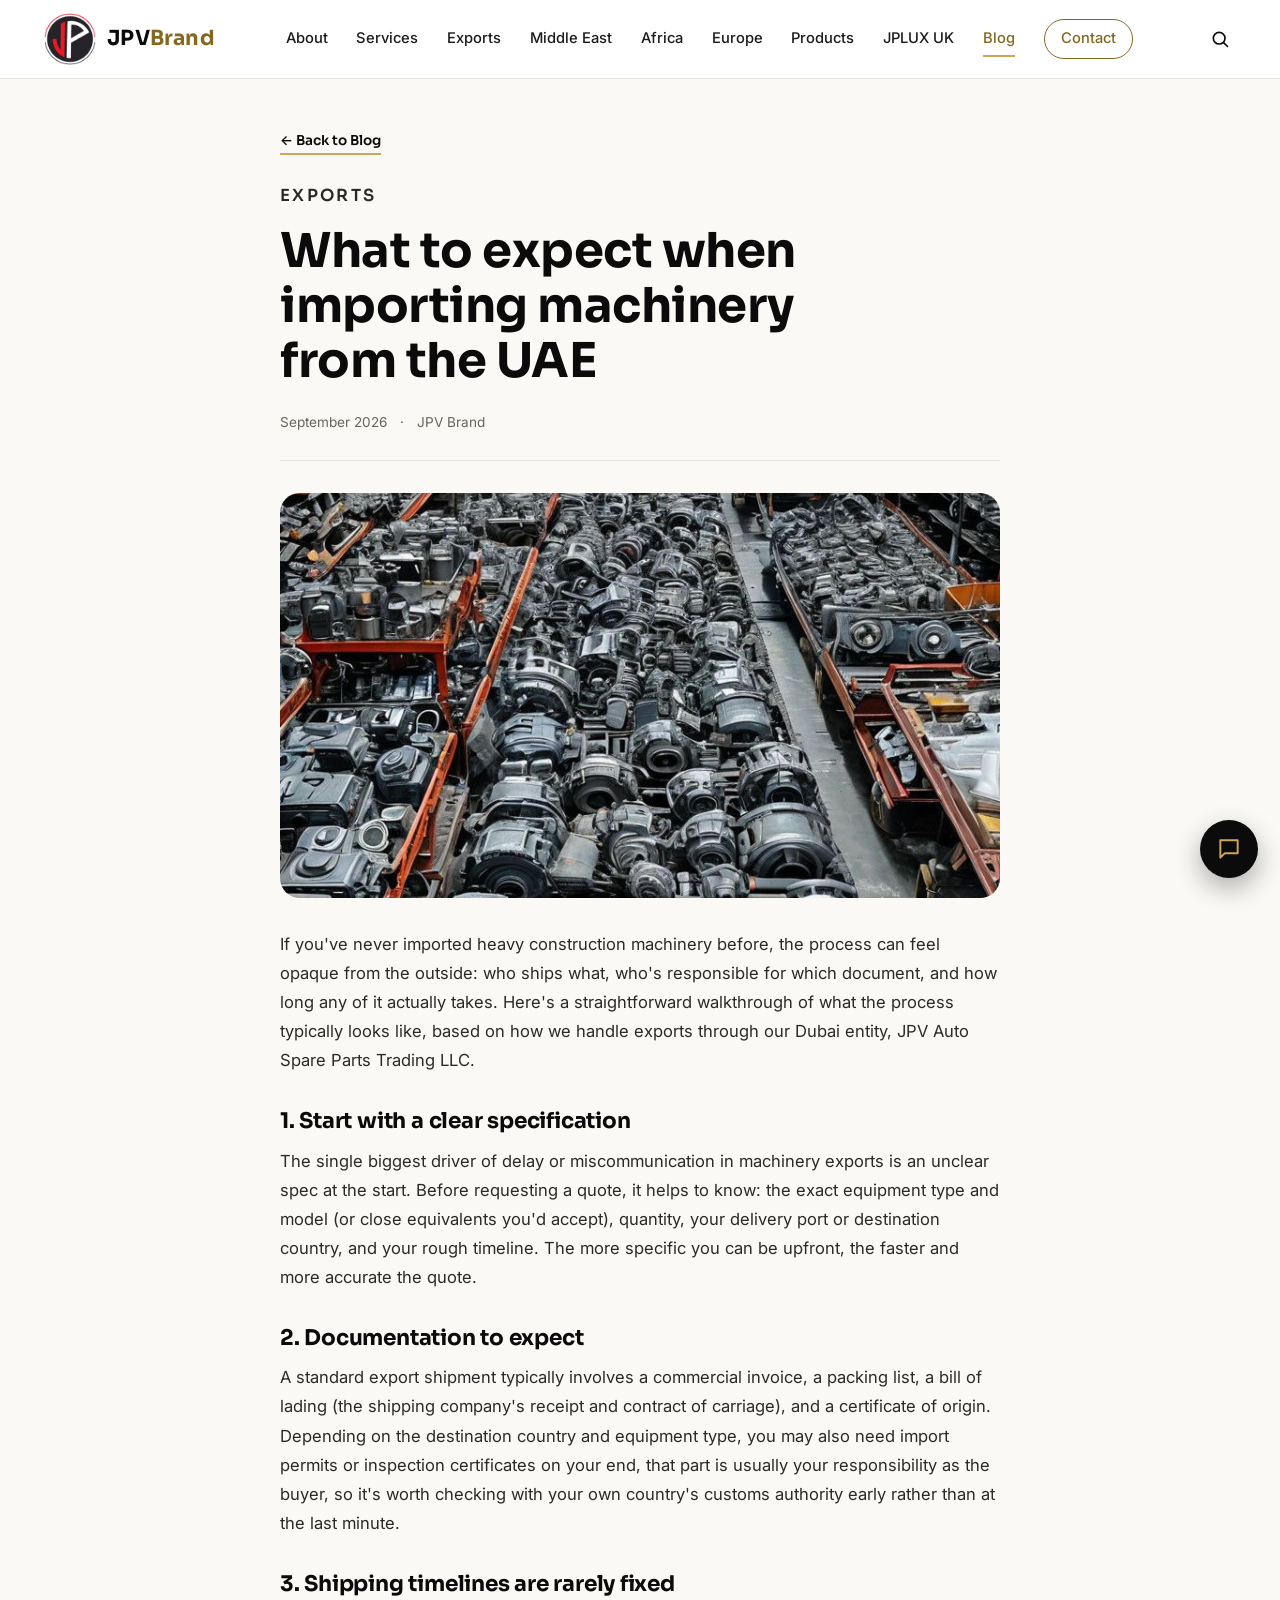
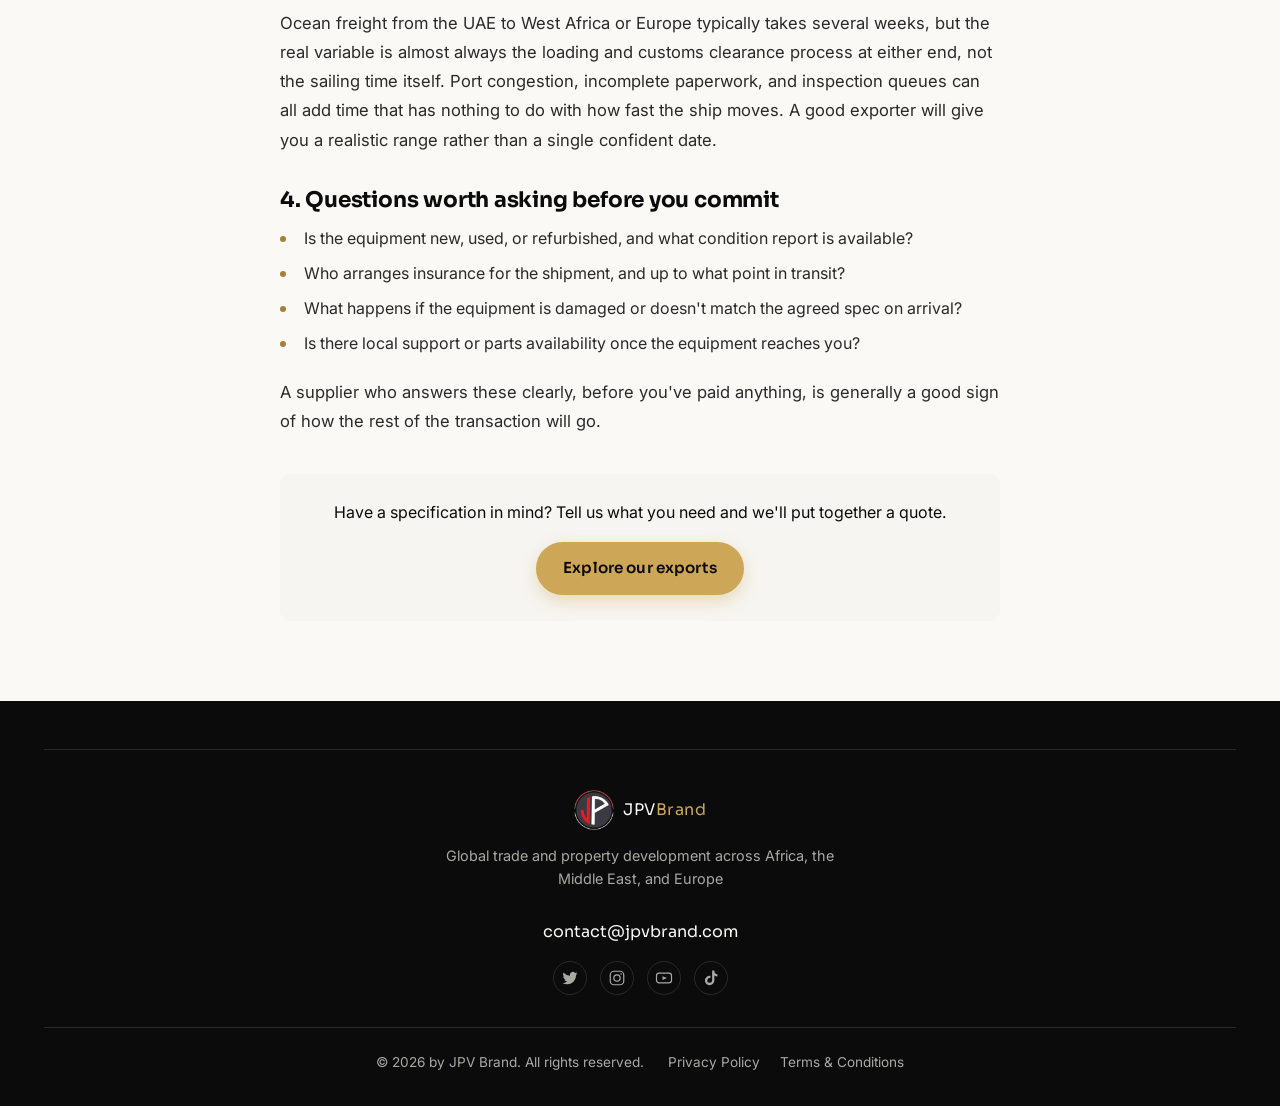
<file: blog-machinery-import-guide.html>
<!DOCTYPE html>
<html lang="en">
<head>
<meta charset="UTF-8">
<meta name="viewport" content="width=device-width, initial-scale=1.0">
<link rel="icon" type="image/png" href="assets/images/jpv-logo-icon.png">
<link rel="apple-touch-icon" href="assets/images/jpv-logo-icon.png">
<title>What to Expect When Importing Machinery from the UAE | JPV Brand</title>
<meta name="description" content="A practical guide for first-time buyers importing heavy construction machinery from the UAE: documentation, shipping timelines, and what to ask before you commit.">
<meta property="og:type" content="article">
<meta property="og:title" content="What to Expect When Importing Machinery from the UAE">
<meta property="og:description" content="A practical guide for first-time buyers: documentation, shipping timelines, and what to ask before you commit.">
<meta property="og:image" content="assets/images/exports-warehouse.jpg">
<meta name="twitter:card" content="summary_large_image">
<meta name="twitter:title" content="What to Expect When Importing Machinery from the UAE">
<meta name="twitter:description" content="A practical guide for first-time buyers importing heavy machinery.">
<link rel="preconnect" href="https://fonts.googleapis.com">
<link rel="preconnect" href="https://fonts.gstatic.com" crossorigin>
<link href="https://fonts.googleapis.com/css2?family=Sora:wght@400;500;600;700;800&family=Inter:wght@300;400;500;600;700&display=swap" rel="stylesheet">
<link rel="stylesheet" href="css/style.css">
<link rel="stylesheet" href="css/animations.css">
<link rel="stylesheet" href="css/chat-widget.css">
<link rel="stylesheet" href="css/blog.css">
</head>
<body>

<!-- ============ HEADER ============ -->
<header class="site-header" id="top">
  <div class="header-inner">
    <a href="index.html" class="logo" aria-label="JPV Brand home">
      <img class="logo-mark" src="assets/images/jpv-logo-mark.png" alt="JPV Brand logo mark" width="42" height="42">
      <span class="logo-word">JPV<em>Brand</em></span>
    </a>

    <nav class="main-nav" id="mainNav">
      <a href="index.html#about">About</a>
      <a href="index.html#services">Services</a>
      <a href="exports.html">Exports</a>
      <a href="middle-east.html">Middle East</a>
      <a href="africa.html">Africa</a>
      <a href="europe.html">Europe</a>
      <a href="products.html">Products</a>
      <a href="jplux-uk.html">JPLUX UK</a>
      <a href="blog.html" class="active">Blog</a>
      <a href="contact.html" class="nav-cta">Contact</a>
    </nav>

    <button class="search-toggle" id="searchToggle" aria-label="Search the site" aria-expanded="false">
      <svg viewBox="0 0 24 24" width="20" height="20" aria-hidden="true"><circle cx="11" cy="11" r="7" fill="none" stroke="currentColor" stroke-width="2"/><line x1="16.3" y1="16.3" x2="21" y2="21" stroke="currentColor" stroke-width="2" stroke-linecap="round"/></svg>
    </button>
    <button class="nav-toggle" id="navToggle" aria-label="Toggle menu" aria-expanded="false">
      <span></span><span></span><span></span>
    </button>
  </div>

  <div class="search-panel" id="searchPanel">
    <div class="search-panel-inner">
      <label for="siteSearchInput" class="visually-hidden">Search the site</label>
      <input type="search" id="siteSearchInput" placeholder="Search projects, products, services...">
      <button class="search-close" id="searchClose" aria-label="Close search">&times;</button>
    </div>
    <div class="search-results" id="searchResults"></div>
  </div>
</header>

<main>
  <section class="section article-page">
    <div class="article-content">
      <a href="blog.html" class="article-nav-back text-link">&larr; Back to Blog</a>
      <p class="kicker">Exports</p>
      <h1>What to expect when importing machinery from the UAE</h1>
      <div class="article-meta">
        <span>September 2026</span>
        <span>&middot;</span>
        <span>JPV Brand</span>
      </div>

      <div class="article-cover">
        <img src="assets/images/exports-warehouse.jpg" alt="Warehouse with export machinery ready for shipment">
      </div>

      <p>If you've never imported heavy construction machinery before, the process can feel opaque from the outside: who ships what, who's responsible for which document, and how long any of it actually takes. Here's a straightforward walkthrough of what the process typically looks like, based on how we handle exports through our Dubai entity, JPV Auto Spare Parts Trading LLC.</p>

      <h2>1. Start with a clear specification</h2>
      <p>The single biggest driver of delay or miscommunication in machinery exports is an unclear spec at the start. Before requesting a quote, it helps to know: the exact equipment type and model (or close equivalents you'd accept), quantity, your delivery port or destination country, and your rough timeline. The more specific you can be upfront, the faster and more accurate the quote.</p>

      <h2>2. Documentation to expect</h2>
      <p>A standard export shipment typically involves a commercial invoice, a packing list, a bill of lading (the shipping company's receipt and contract of carriage), and a certificate of origin. Depending on the destination country and equipment type, you may also need import permits or inspection certificates on your end, that part is usually your responsibility as the buyer, so it's worth checking with your own country's customs authority early rather than at the last minute.</p>

      <h2>3. Shipping timelines are rarely fixed</h2>
      <p>Ocean freight from the UAE to West Africa or Europe typically takes several weeks, but the real variable is almost always the loading and customs clearance process at either end, not the sailing time itself. Port congestion, incomplete paperwork, and inspection queues can all add time that has nothing to do with how fast the ship moves. A good exporter will give you a realistic range rather than a single confident date.</p>

      <h2>4. Questions worth asking before you commit</h2>
      <ul>
        <li>Is the equipment new, used, or refurbished, and what condition report is available?</li>
        <li>Who arranges insurance for the shipment, and up to what point in transit?</li>
        <li>What happens if the equipment is damaged or doesn't match the agreed spec on arrival?</li>
        <li>Is there local support or parts availability once the equipment reaches you?</li>
      </ul>
      <p>A supplier who answers these clearly, before you've paid anything, is generally a good sign of how the rest of the transaction will go.</p>

      <div class="article-cta">
        <p>Have a specification in mind? Tell us what you need and we'll put together a quote.</p>
        <a href="exports.html" class="btn btn-yellow">Explore our exports</a>
      </div>
    </div>
  </section>
</main>

<!-- ============ FOOTER ============ -->
<footer class="site-footer">
  <div class="footer-inner">
    <div class="footer-top">
      <div class="footer-brand">
      <a href="index.html" class="logo small">
            <img class="logo-mark" src="assets/images/jpv-logo-mark-light.png" alt="JPV Brand logo mark" width="30" height="30">
            <span class="logo-word">JPV<em>Brand</em></span>
          </a>
      <p class="footer-tag">Global trade and property development across Africa, the Middle East, and Europe</p>
      </div>
      <div class="footer-right">
        <p class="footer-contact"><a href="mailto:contact@jpvbrand.com">contact@jpvbrand.com</a></p>
        <div class="footer-social">
      <a href="https://x.com/jpvestate" aria-label="Twitter / X" target="_blank" rel="noopener">
        <svg viewBox="0 0 24 24" width="18"><path fill="currentColor" d="M22 5.9c-.7.3-1.5.5-2.3.6.8-.5 1.5-1.3 1.7-2.3-.8.5-1.7.8-2.6 1a4.1 4.1 0 0 0-7 3.7A11.6 11.6 0 0 1 3.4 4.6a4.1 4.1 0 0 0 1.3 5.5c-.7 0-1.3-.2-1.9-.5v.1c0 2 1.4 3.6 3.3 4a4.1 4.1 0 0 1-1.9.1 4.1 4.1 0 0 0 3.8 2.8A8.2 8.2 0 0 1 2 18.6a11.6 11.6 0 0 0 6.3 1.8c7.5 0 11.7-6.3 11.7-11.7v-.5c.8-.6 1.5-1.3 2-2.1Z"/></svg>
      </a>
      <a href="https://www.instagram.com/jpvestate/" aria-label="Instagram" target="_blank" rel="noopener">
        <svg viewBox="0 0 24 24" width="18"><rect x="3" y="3" width="18" height="18" rx="5" fill="none" stroke="currentColor" stroke-width="1.6"/><circle cx="12" cy="12" r="4.2" fill="none" stroke="currentColor" stroke-width="1.6"/><circle cx="17.4" cy="6.6" r="1.1" fill="currentColor"/></svg>
      </a>
      <a href="https://www.youtube.com/channel/UCHBNSMVRemeQUBlEAEQWsZw" aria-label="YouTube" target="_blank" rel="noopener">
        <svg viewBox="0 0 24 24" width="18"><rect x="2" y="5.5" width="20" height="13" rx="3.5" fill="none" stroke="currentColor" stroke-width="1.6"/><path d="M10 9.5l6 2.5-6 2.5Z" fill="currentColor"/></svg>
      </a>
      <a href="https://www.tiktok.com/@jpv_brand" aria-label="TikTok" target="_blank" rel="noopener">
        <svg viewBox="0 0 24 24" width="18"><path fill="currentColor" d="M16.5 2h-3v13.2a3.2 3.2 0 1 1-2.3-3.1v-3.1a6.3 6.3 0 1 0 5.3 6.2V8.8c1.1.8 2.5 1.3 4 1.3V7.1c-2.1 0-3.9-1.6-4-4V2Z"/></svg>
      </a>
    </div>
      </div>
    </div>
    <div class="footer-bottom">
      <p class="footer-copy">© 2026 by JPV Brand. All rights reserved.</p>
      <div class="footer-legal">
        <a href="privacy-policy.html">Privacy Policy</a>
        <a href="terms-conditions.html">Terms &amp; Conditions</a>
      </div>
    </div>
  </div>
</footer>

<!-- ============ CHAT WIDGET ============ -->
<div class="chat-widget" id="chatWidget">
  <div class="chat-panel" id="chatPanel" aria-hidden="true">
    <div class="chat-panel-head">
      <div class="chat-avatar">
        <img src="assets/images/jpv-logo-mark-light.png" alt="" width="34" height="34">
      </div>
      <div class="chat-head-text">
        <strong>JPV Brand</strong>
        <span>We reply by email, usually within 1 business day</span>
      </div>
      <button type="button" class="chat-panel-close" id="chatPanelClose" aria-label="Close chat">&times;</button>
    </div>

    <div class="chat-panel-body">
      <div class="chat-bubble">
        <span class="chat-wave" aria-hidden="true">&#128075;</span>
        Hi! Welcome to <strong>JPV Brand</strong>. What can we help you with?
      </div>

      <div class="chat-quick-options" id="chatQuickOptions">
        <button type="button" class="chat-option" data-prompt="Hi, I'd like an export quote for: ">&#128666; Get an export quote</button>
        <button type="button" class="chat-option" data-prompt="Hi, I'm interested in JPLUX UK products: ">&#128230; JPLUX UK products</button>
        <button type="button" class="chat-option" data-prompt="Hi, I have a question about a current project: ">&#127968; Ask about a project</button>
        <button type="button" class="chat-option" data-prompt="Hi, ">&#128172; Something else</button>
      </div>
    </div>

    <form class="chat-panel-input" id="chatForm">
      <label for="chatMessage" class="visually-hidden">Your message</label>
      <textarea id="chatMessage" rows="1" placeholder="Type a message..." required></textarea>
      <button type="submit" class="chat-send" aria-label="Send message">
        <svg viewBox="0 0 24 24" width="18" height="18" aria-hidden="true"><path d="M3 11.5 20.5 4 13 21.5l-2.7-7.3L3 11.5Z" fill="none" stroke="currentColor" stroke-width="1.8" stroke-linejoin="round" stroke-linecap="round"/></svg>
      </button>
    </form>
    <p class="chat-panel-note">Sending opens your email app with this message addressed to us</p>
  </div>

  <button type="button" class="chat-toggle" id="chatToggle" aria-label="Open chat" aria-expanded="false">
    <svg class="chat-icon-open" viewBox="0 0 24 24" width="26" height="26" aria-hidden="true"><path d="M4 4h16v12H8l-4 4V4Z" fill="none" stroke="currentColor" stroke-width="1.8" stroke-linejoin="round"/></svg>
    <svg class="chat-icon-close" viewBox="0 0 24 24" width="22" height="22" aria-hidden="true"><line x1="5" y1="5" x2="19" y2="19" stroke="currentColor" stroke-width="2" stroke-linecap="round"/><line x1="19" y1="5" x2="5" y2="19" stroke="currentColor" stroke-width="2" stroke-linecap="round"/></svg>
  </button>
</div>

<script src="js/script.js"></script>
<script src="js/animations.js"></script>
<script src="js/chat-widget.js"></script>
</body>
</html>
</file>
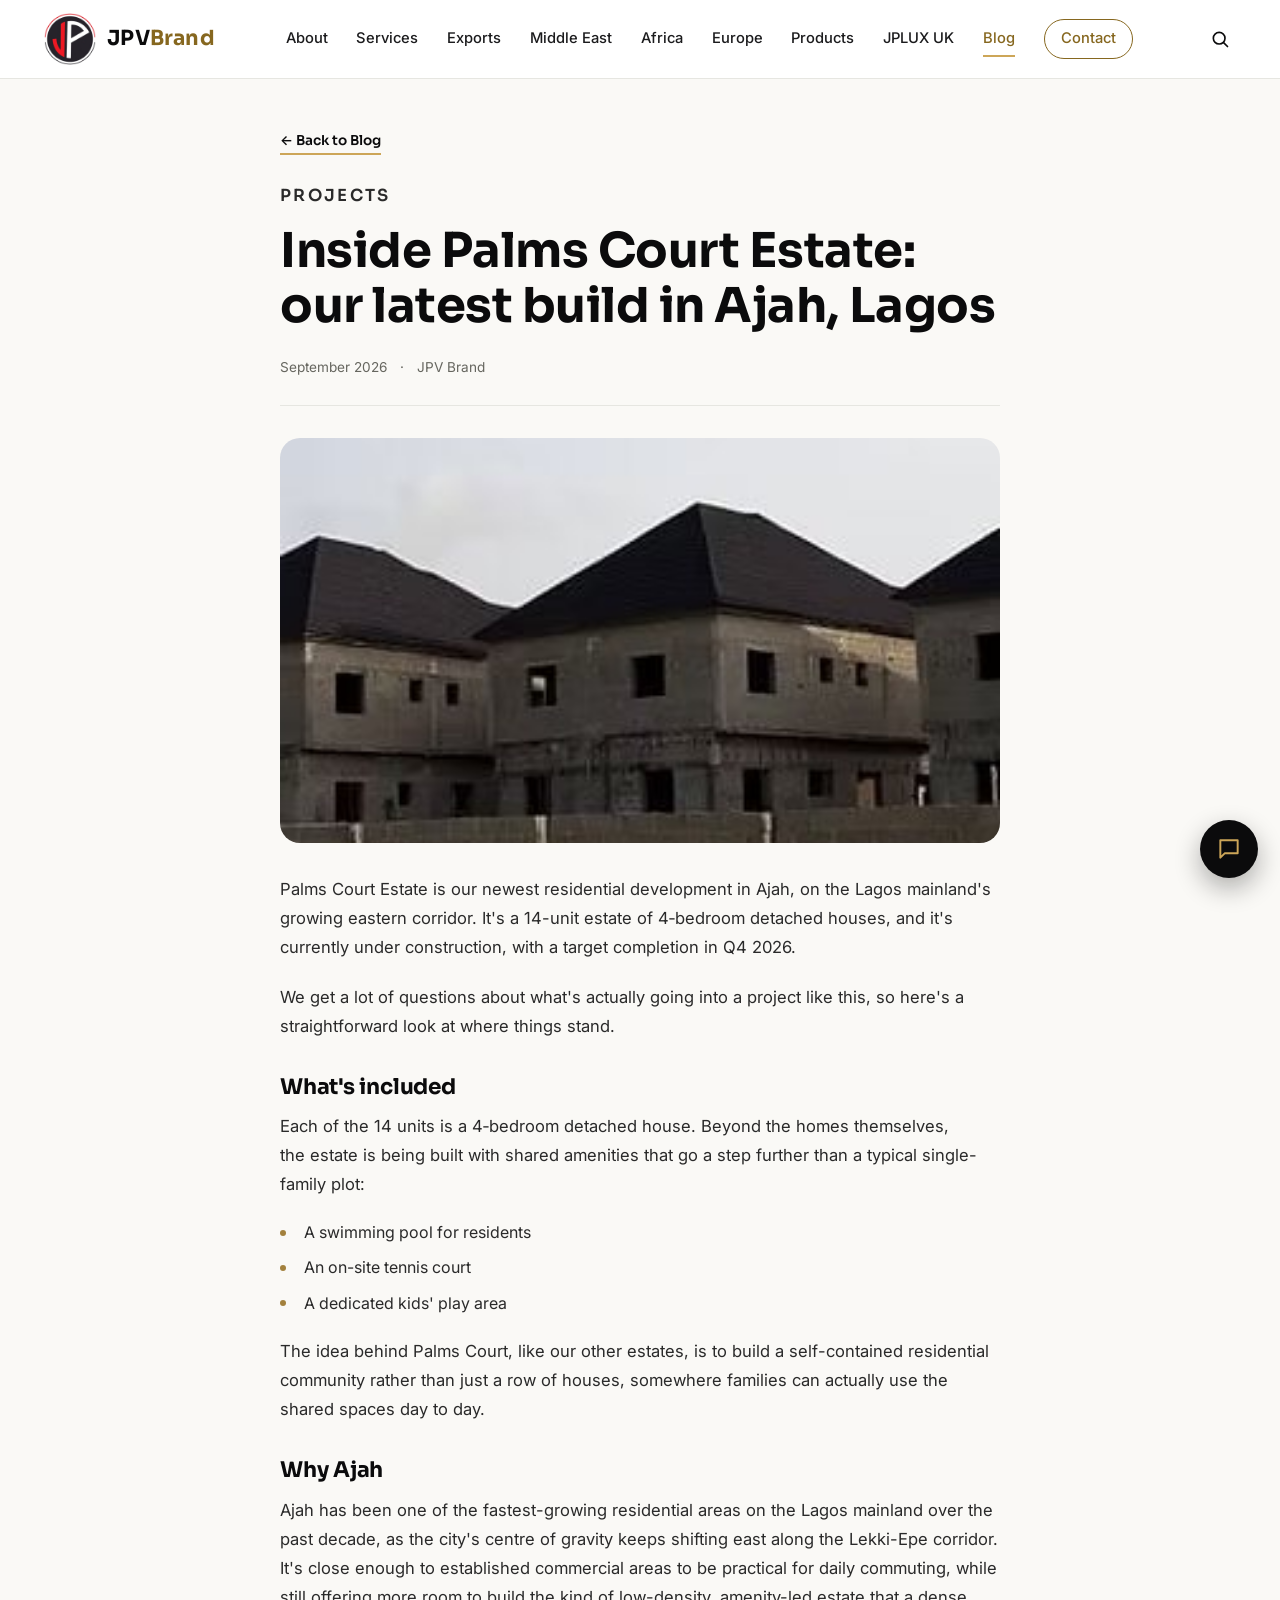
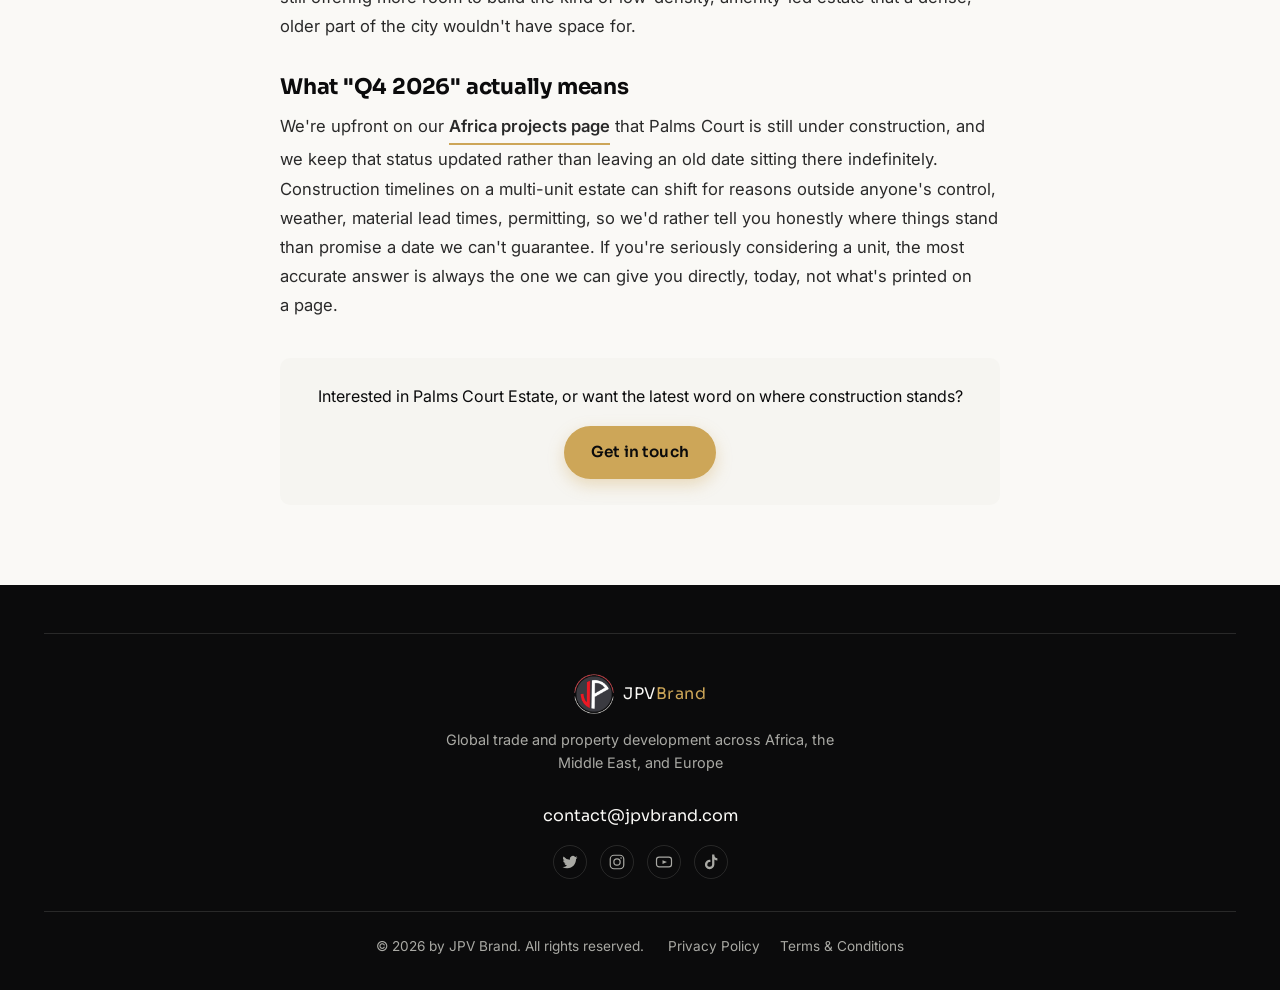
<file: blog-palms-court-estate.html>
<!DOCTYPE html>
<html lang="en">
<head>
<meta charset="UTF-8">
<meta name="viewport" content="width=device-width, initial-scale=1.0">
<link rel="icon" type="image/png" href="assets/images/jpv-logo-icon.png">
<link rel="apple-touch-icon" href="assets/images/jpv-logo-icon.png">
<title>Inside Palms Court Estate: Our Latest Build in Ajah, Lagos | JPV Brand</title>
<meta name="description" content="A closer look at Palms Court Estate, our 14-unit development in Ajah, Lagos: the amenities going in, and what a Q4 2026 target actually means for buyers.">
<meta property="og:type" content="article">
<meta property="og:title" content="Inside Palms Court Estate: Our Latest Build in Ajah, Lagos">
<meta property="og:description" content="A closer look at Palms Court Estate, our 14-unit development in Ajah, Lagos: the amenities going in, and what a Q4 2026 target actually means for buyers.">
<meta property="og:image" content="assets/images/project-palms-court.jpg">
<meta name="twitter:card" content="summary_large_image">
<meta name="twitter:title" content="Inside Palms Court Estate: Our Latest Build in Ajah, Lagos">
<meta name="twitter:description" content="A closer look at our 14-unit development in Ajah, Lagos.">
<link rel="preconnect" href="https://fonts.googleapis.com">
<link rel="preconnect" href="https://fonts.gstatic.com" crossorigin>
<link href="https://fonts.googleapis.com/css2?family=Sora:wght@400;500;600;700;800&family=Inter:wght@300;400;500;600;700&display=swap" rel="stylesheet">
<link rel="stylesheet" href="css/style.css">
<link rel="stylesheet" href="css/animations.css">
<link rel="stylesheet" href="css/chat-widget.css">
<link rel="stylesheet" href="css/blog.css">
</head>
<body>

<!-- ============ HEADER ============ -->
<header class="site-header" id="top">
  <div class="header-inner">
    <a href="index.html" class="logo" aria-label="JPV Brand home">
      <img class="logo-mark" src="assets/images/jpv-logo-mark.png" alt="JPV Brand logo mark" width="42" height="42">
      <span class="logo-word">JPV<em>Brand</em></span>
    </a>

    <nav class="main-nav" id="mainNav">
      <a href="index.html#about">About</a>
      <a href="index.html#services">Services</a>
      <a href="exports.html">Exports</a>
      <a href="middle-east.html">Middle East</a>
      <a href="africa.html">Africa</a>
      <a href="europe.html">Europe</a>
      <a href="products.html">Products</a>
      <a href="jplux-uk.html">JPLUX UK</a>
      <a href="blog.html" class="active">Blog</a>
      <a href="contact.html" class="nav-cta">Contact</a>
    </nav>

    <button class="search-toggle" id="searchToggle" aria-label="Search the site" aria-expanded="false">
      <svg viewBox="0 0 24 24" width="20" height="20" aria-hidden="true"><circle cx="11" cy="11" r="7" fill="none" stroke="currentColor" stroke-width="2"/><line x1="16.3" y1="16.3" x2="21" y2="21" stroke="currentColor" stroke-width="2" stroke-linecap="round"/></svg>
    </button>
    <button class="nav-toggle" id="navToggle" aria-label="Toggle menu" aria-expanded="false">
      <span></span><span></span><span></span>
    </button>
  </div>

  <div class="search-panel" id="searchPanel">
    <div class="search-panel-inner">
      <label for="siteSearchInput" class="visually-hidden">Search the site</label>
      <input type="search" id="siteSearchInput" placeholder="Search projects, products, services...">
      <button class="search-close" id="searchClose" aria-label="Close search">&times;</button>
    </div>
    <div class="search-results" id="searchResults"></div>
  </div>
</header>

<main>
  <section class="section article-page">
    <div class="article-content">
      <a href="blog.html" class="article-nav-back text-link">&larr; Back to Blog</a>
      <p class="kicker">Projects</p>
      <h1>Inside Palms Court Estate: our latest build in Ajah, Lagos</h1>
      <div class="article-meta">
        <span>September 2026</span>
        <span>&middot;</span>
        <span>JPV Brand</span>
      </div>

      <div class="article-cover">
        <img src="assets/images/project-palms-court.jpg" alt="Palms Court Estate, Ajah, Lagos, under construction">
      </div>

      <p>Palms Court Estate is our newest residential development in Ajah, on the Lagos mainland's growing eastern corridor. It's a 14-unit estate of 4‑bedroom detached houses, and it's currently under construction, with a target completion in Q4 2026.</p>

      <p>We get a lot of questions about what's actually going into a project like this, so here's a straightforward look at where things stand.</p>

      <h2>What's included</h2>
      <p>Each of the 14 units is a 4‑bedroom detached house. Beyond the homes themselves, the estate is being built with shared amenities that go a step further than a typical single-family plot:</p>
      <ul>
        <li>A swimming pool for residents</li>
        <li>An on-site tennis court</li>
        <li>A dedicated kids' play area</li>
      </ul>
      <p>The idea behind Palms Court, like our other estates, is to build a self-contained residential community rather than just a row of houses, somewhere families can actually use the shared spaces day to day.</p>

      <h2>Why Ajah</h2>
      <p>Ajah has been one of the fastest-growing residential areas on the Lagos mainland over the past decade, as the city's centre of gravity keeps shifting east along the Lekki-Epe corridor. It's close enough to established commercial areas to be practical for daily commuting, while still offering more room to build the kind of low-density, amenity-led estate that a dense, older part of the city wouldn't have space for.</p>

      <h2>What "Q4 2026" actually means</h2>
      <p>We're upfront on our <a href="africa.html#palms-court" class="text-link">Africa projects page</a> that Palms Court is still under construction, and we keep that status updated rather than leaving an old date sitting there indefinitely. Construction timelines on a multi-unit estate can shift for reasons outside anyone's control, weather, material lead times, permitting, so we'd rather tell you honestly where things stand than promise a date we can't guarantee. If you're seriously considering a unit, the most accurate answer is always the one we can give you directly, today, not what's printed on a page.</p>

      <div class="article-cta">
        <p>Interested in Palms Court Estate, or want the latest word on where construction stands?</p>
        <a href="contact.html" class="btn btn-yellow">Get in touch</a>
      </div>
    </div>
  </section>
</main>

<!-- ============ FOOTER ============ -->
<footer class="site-footer">
  <div class="footer-inner">
    <div class="footer-top">
      <div class="footer-brand">
      <a href="index.html" class="logo small">
            <img class="logo-mark" src="assets/images/jpv-logo-mark-light.png" alt="JPV Brand logo mark" width="30" height="30">
            <span class="logo-word">JPV<em>Brand</em></span>
          </a>
      <p class="footer-tag">Global trade and property development across Africa, the Middle East, and Europe</p>
      </div>
      <div class="footer-right">
        <p class="footer-contact"><a href="mailto:contact@jpvbrand.com">contact@jpvbrand.com</a></p>
        <div class="footer-social">
      <a href="https://x.com/jpvestate" aria-label="Twitter / X" target="_blank" rel="noopener">
        <svg viewBox="0 0 24 24" width="18"><path fill="currentColor" d="M22 5.9c-.7.3-1.5.5-2.3.6.8-.5 1.5-1.3 1.7-2.3-.8.5-1.7.8-2.6 1a4.1 4.1 0 0 0-7 3.7A11.6 11.6 0 0 1 3.4 4.6a4.1 4.1 0 0 0 1.3 5.5c-.7 0-1.3-.2-1.9-.5v.1c0 2 1.4 3.6 3.3 4a4.1 4.1 0 0 1-1.9.1 4.1 4.1 0 0 0 3.8 2.8A8.2 8.2 0 0 1 2 18.6a11.6 11.6 0 0 0 6.3 1.8c7.5 0 11.7-6.3 11.7-11.7v-.5c.8-.6 1.5-1.3 2-2.1Z"/></svg>
      </a>
      <a href="https://www.instagram.com/jpvestate/" aria-label="Instagram" target="_blank" rel="noopener">
        <svg viewBox="0 0 24 24" width="18"><rect x="3" y="3" width="18" height="18" rx="5" fill="none" stroke="currentColor" stroke-width="1.6"/><circle cx="12" cy="12" r="4.2" fill="none" stroke="currentColor" stroke-width="1.6"/><circle cx="17.4" cy="6.6" r="1.1" fill="currentColor"/></svg>
      </a>
      <a href="https://www.youtube.com/channel/UCHBNSMVRemeQUBlEAEQWsZw" aria-label="YouTube" target="_blank" rel="noopener">
        <svg viewBox="0 0 24 24" width="18"><rect x="2" y="5.5" width="20" height="13" rx="3.5" fill="none" stroke="currentColor" stroke-width="1.6"/><path d="M10 9.5l6 2.5-6 2.5Z" fill="currentColor"/></svg>
      </a>
      <a href="https://www.tiktok.com/@jpv_brand" aria-label="TikTok" target="_blank" rel="noopener">
        <svg viewBox="0 0 24 24" width="18"><path fill="currentColor" d="M16.5 2h-3v13.2a3.2 3.2 0 1 1-2.3-3.1v-3.1a6.3 6.3 0 1 0 5.3 6.2V8.8c1.1.8 2.5 1.3 4 1.3V7.1c-2.1 0-3.9-1.6-4-4V2Z"/></svg>
      </a>
    </div>
      </div>
    </div>
    <div class="footer-bottom">
      <p class="footer-copy">© 2026 by JPV Brand. All rights reserved.</p>
      <div class="footer-legal">
        <a href="privacy-policy.html">Privacy Policy</a>
        <a href="terms-conditions.html">Terms &amp; Conditions</a>
      </div>
    </div>
  </div>
</footer>

<!-- ============ CHAT WIDGET ============ -->
<div class="chat-widget" id="chatWidget">
  <div class="chat-panel" id="chatPanel" aria-hidden="true">
    <div class="chat-panel-head">
      <div class="chat-avatar">
        <img src="assets/images/jpv-logo-mark-light.png" alt="" width="34" height="34">
      </div>
      <div class="chat-head-text">
        <strong>JPV Brand</strong>
        <span>We reply by email, usually within 1 business day</span>
      </div>
      <button type="button" class="chat-panel-close" id="chatPanelClose" aria-label="Close chat">&times;</button>
    </div>

    <div class="chat-panel-body">
      <div class="chat-bubble">
        <span class="chat-wave" aria-hidden="true">&#128075;</span>
        Hi! Welcome to <strong>JPV Brand</strong>. What can we help you with?
      </div>

      <div class="chat-quick-options" id="chatQuickOptions">
        <button type="button" class="chat-option" data-prompt="Hi, I'd like an export quote for: ">&#128666; Get an export quote</button>
        <button type="button" class="chat-option" data-prompt="Hi, I'm interested in JPLUX UK products: ">&#128230; JPLUX UK products</button>
        <button type="button" class="chat-option" data-prompt="Hi, I have a question about a current project: ">&#127968; Ask about a project</button>
        <button type="button" class="chat-option" data-prompt="Hi, ">&#128172; Something else</button>
      </div>
    </div>

    <form class="chat-panel-input" id="chatForm">
      <label for="chatMessage" class="visually-hidden">Your message</label>
      <textarea id="chatMessage" rows="1" placeholder="Type a message..." required></textarea>
      <button type="submit" class="chat-send" aria-label="Send message">
        <svg viewBox="0 0 24 24" width="18" height="18" aria-hidden="true"><path d="M3 11.5 20.5 4 13 21.5l-2.7-7.3L3 11.5Z" fill="none" stroke="currentColor" stroke-width="1.8" stroke-linejoin="round" stroke-linecap="round"/></svg>
      </button>
    </form>
    <p class="chat-panel-note">Sending opens your email app with this message addressed to us</p>
  </div>

  <button type="button" class="chat-toggle" id="chatToggle" aria-label="Open chat" aria-expanded="false">
    <svg class="chat-icon-open" viewBox="0 0 24 24" width="26" height="26" aria-hidden="true"><path d="M4 4h16v12H8l-4 4V4Z" fill="none" stroke="currentColor" stroke-width="1.8" stroke-linejoin="round"/></svg>
    <svg class="chat-icon-close" viewBox="0 0 24 24" width="22" height="22" aria-hidden="true"><line x1="5" y1="5" x2="19" y2="19" stroke="currentColor" stroke-width="2" stroke-linecap="round"/><line x1="19" y1="5" x2="5" y2="19" stroke="currentColor" stroke-width="2" stroke-linecap="round"/></svg>
  </button>
</div>

<script src="js/script.js"></script>
<script src="js/animations.js"></script>
<script src="js/chat-widget.js"></script>
</body>
</html>
</file>
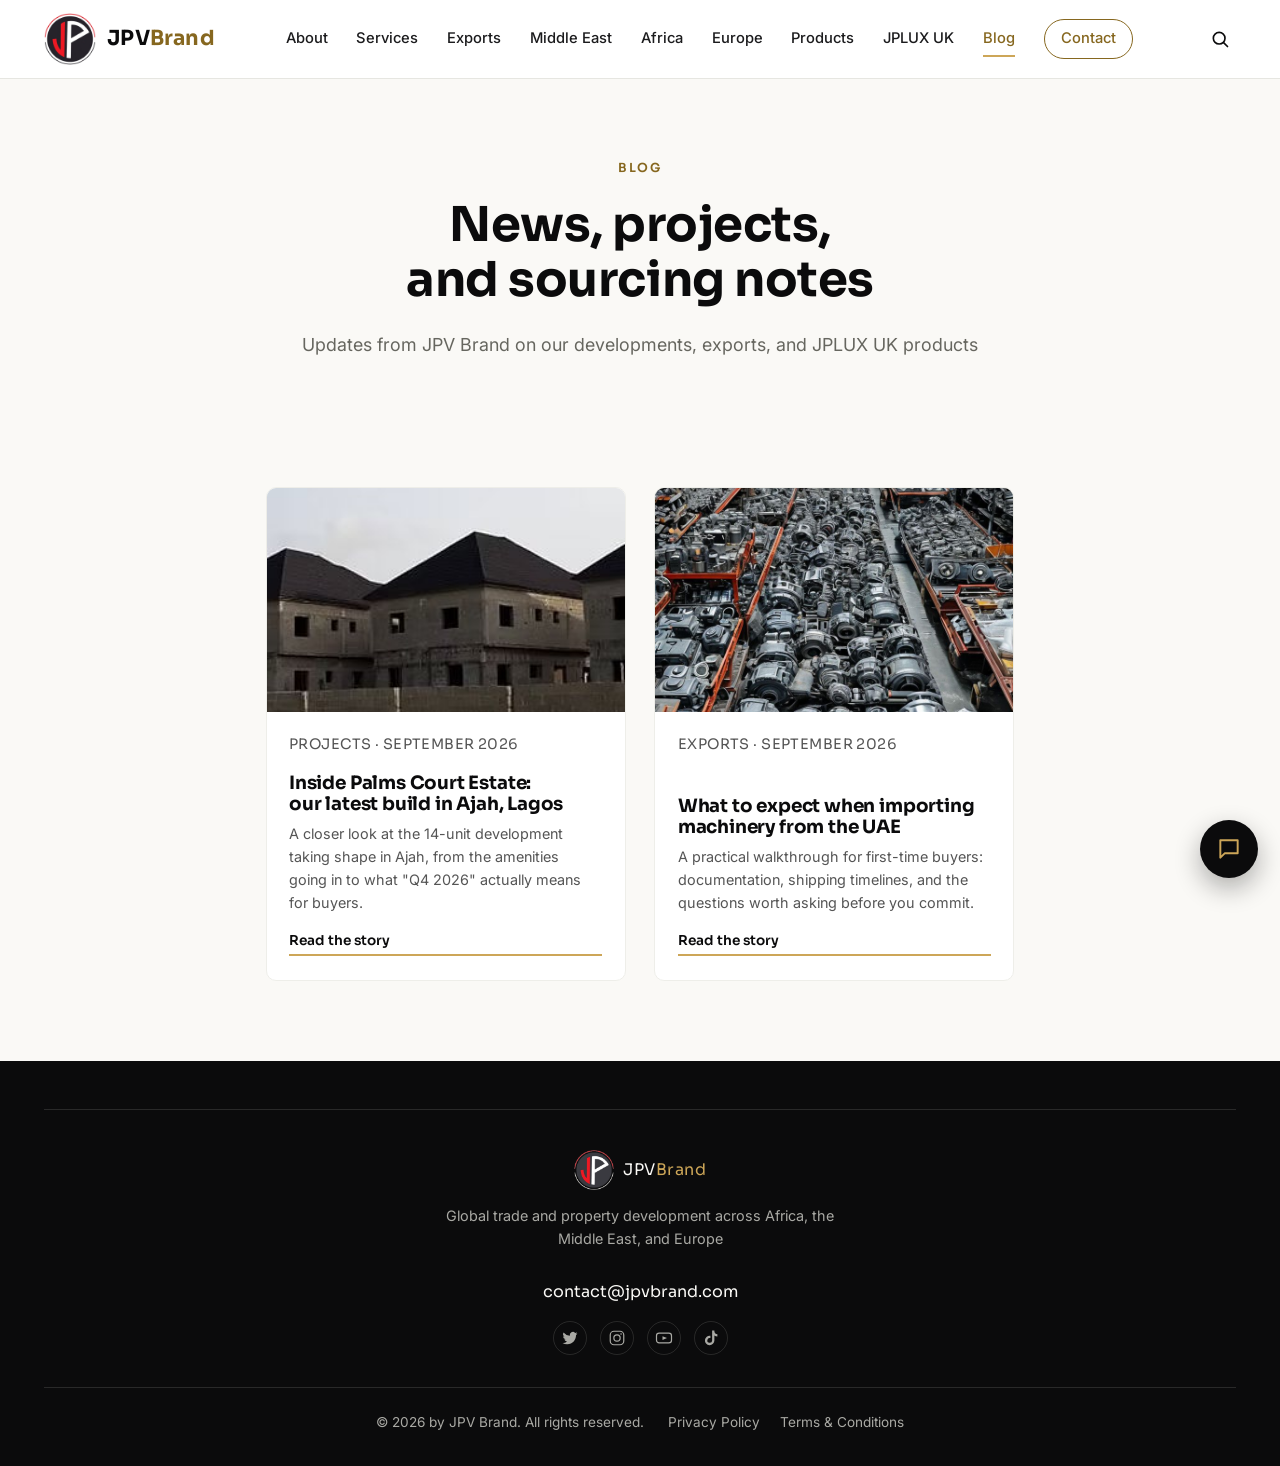
<file: blog.html>
<!DOCTYPE html>
<html lang="en">
<head>
<meta charset="UTF-8">
<meta name="viewport" content="width=device-width, initial-scale=1.0">
<link rel="icon" type="image/png" href="assets/images/jpv-logo-icon.png">
<link rel="apple-touch-icon" href="assets/images/jpv-logo-icon.png">
<title>Blog | JPV Brand</title>
<meta name="description" content="Insights on global trade, property development, and bulk sourcing from JPV Brand: updates on our projects, exports, and JPLUX UK products.">
<meta property="og:type" content="website">
<meta property="og:title" content="Blog | JPV Brand">
<meta property="og:description" content="Insights on global trade, property development, and bulk sourcing from JPV Brand: updates on our projects, exports, and JPLUX UK products.">
<meta property="og:image" content="assets/images/hero.jpg">
<meta name="twitter:card" content="summary_large_image">
<meta name="twitter:title" content="Blog | JPV Brand">
<meta name="twitter:description" content="Insights on global trade, property development, and bulk sourcing from JPV Brand.">
<link rel="preconnect" href="https://fonts.googleapis.com">
<link rel="preconnect" href="https://fonts.gstatic.com" crossorigin>
<link href="https://fonts.googleapis.com/css2?family=Sora:wght@400;500;600;700;800&family=Inter:wght@300;400;500;600;700&display=swap" rel="stylesheet">
<link rel="stylesheet" href="css/style.css">
<link rel="stylesheet" href="css/animations.css">
<link rel="stylesheet" href="css/chat-widget.css">
<link rel="stylesheet" href="css/blog.css">
</head>
<body>

<!-- ============ HEADER ============ -->
<header class="site-header" id="top">
  <div class="header-inner">
    <a href="index.html" class="logo" aria-label="JPV Brand home">
      <img class="logo-mark" src="assets/images/jpv-logo-mark.png" alt="JPV Brand logo mark" width="42" height="42">
      <span class="logo-word">JPV<em>Brand</em></span>
    </a>

    <nav class="main-nav" id="mainNav">
      <a href="index.html#about">About</a>
      <a href="index.html#services">Services</a>
      <a href="exports.html">Exports</a>
      <a href="middle-east.html">Middle East</a>
      <a href="africa.html">Africa</a>
      <a href="europe.html">Europe</a>
      <a href="products.html">Products</a>
      <a href="jplux-uk.html">JPLUX UK</a>
      <a href="blog.html" class="active">Blog</a>
      <a href="contact.html" class="nav-cta">Contact</a>
    </nav>

    <button class="search-toggle" id="searchToggle" aria-label="Search the site" aria-expanded="false">
      <svg viewBox="0 0 24 24" width="20" height="20" aria-hidden="true"><circle cx="11" cy="11" r="7" fill="none" stroke="currentColor" stroke-width="2"/><line x1="16.3" y1="16.3" x2="21" y2="21" stroke="currentColor" stroke-width="2" stroke-linecap="round"/></svg>
    </button>
    <button class="nav-toggle" id="navToggle" aria-label="Toggle menu" aria-expanded="false">
      <span></span><span></span><span></span>
    </button>
  </div>

  <div class="search-panel" id="searchPanel">
    <div class="search-panel-inner">
      <label for="siteSearchInput" class="visually-hidden">Search the site</label>
      <input type="search" id="siteSearchInput" placeholder="Search projects, products, services...">
      <button class="search-close" id="searchClose" aria-label="Close search">&times;</button>
    </div>
    <div class="search-results" id="searchResults"></div>
  </div>
</header>

<main>

  <!-- ============ BLOG HERO ============ -->
  <section class="section">
    <div class="section-head">
      <p class="kicker">Blog</p>
      <h1>News, projects, and sourcing notes</h1>
      <p class="section-sub">Updates from JPV Brand on our developments, exports, and JPLUX UK products</p>
    </div>
  </section>

  <!-- ============ BLOG LISTING ============ -->
  <section class="section" style="padding-top:0">
    <div class="blog-grid">

      <article class="blog-card">
        <a href="blog-palms-court-estate.html" class="blog-card-media">
          <img src="assets/images/project-palms-court.jpg" alt="Palms Court Estate, Ajah, Lagos, under construction">
        </a>
        <div class="blog-card-body">
          <p class="blog-card-meta">Projects &middot; September 2026</p>
          <h3>Inside Palms Court Estate: our latest build in Ajah, Lagos</h3>
          <p>A closer look at the 14-unit development taking shape in Ajah, from the amenities going in to what "Q4 2026" actually means for buyers.</p>
          <a href="blog-palms-court-estate.html" class="blog-card-link text-link">Read the story</a>
        </div>
      </article>

      <article class="blog-card">
        <a href="blog-machinery-import-guide.html" class="blog-card-media">
          <img src="assets/images/exports-warehouse.jpg" alt="Warehouse with export machinery ready for shipment">
        </a>
        <div class="blog-card-body">
          <p class="blog-card-meta">Exports &middot; September 2026</p>
          <h3>What to expect when importing machinery from the UAE</h3>
          <p>A practical walkthrough for first-time buyers: documentation, shipping timelines, and the questions worth asking before you commit.</p>
          <a href="blog-machinery-import-guide.html" class="blog-card-link text-link">Read the story</a>
        </div>
      </article>

    </div>
  </section>

</main>

<!-- ============ FOOTER ============ -->
<footer class="site-footer">
  <div class="footer-inner">
    <div class="footer-top">
      <div class="footer-brand">
      <a href="index.html" class="logo small">
            <img class="logo-mark" src="assets/images/jpv-logo-mark-light.png" alt="JPV Brand logo mark" width="30" height="30">
            <span class="logo-word">JPV<em>Brand</em></span>
          </a>
      <p class="footer-tag">Global trade and property development across Africa, the Middle East, and Europe</p>
      </div>
      <div class="footer-right">
        <p class="footer-contact"><a href="mailto:contact@jpvbrand.com">contact@jpvbrand.com</a></p>
        <div class="footer-social">
      <a href="https://x.com/jpvestate" aria-label="Twitter / X" target="_blank" rel="noopener">
        <svg viewBox="0 0 24 24" width="18"><path fill="currentColor" d="M22 5.9c-.7.3-1.5.5-2.3.6.8-.5 1.5-1.3 1.7-2.3-.8.5-1.7.8-2.6 1a4.1 4.1 0 0 0-7 3.7A11.6 11.6 0 0 1 3.4 4.6a4.1 4.1 0 0 0 1.3 5.5c-.7 0-1.3-.2-1.9-.5v.1c0 2 1.4 3.6 3.3 4a4.1 4.1 0 0 1-1.9.1 4.1 4.1 0 0 0 3.8 2.8A8.2 8.2 0 0 1 2 18.6a11.6 11.6 0 0 0 6.3 1.8c7.5 0 11.7-6.3 11.7-11.7v-.5c.8-.6 1.5-1.3 2-2.1Z"/></svg>
      </a>
      <a href="https://www.instagram.com/jpvestate/" aria-label="Instagram" target="_blank" rel="noopener">
        <svg viewBox="0 0 24 24" width="18"><rect x="3" y="3" width="18" height="18" rx="5" fill="none" stroke="currentColor" stroke-width="1.6"/><circle cx="12" cy="12" r="4.2" fill="none" stroke="currentColor" stroke-width="1.6"/><circle cx="17.4" cy="6.6" r="1.1" fill="currentColor"/></svg>
      </a>
      <a href="https://www.youtube.com/channel/UCHBNSMVRemeQUBlEAEQWsZw" aria-label="YouTube" target="_blank" rel="noopener">
        <svg viewBox="0 0 24 24" width="18"><rect x="2" y="5.5" width="20" height="13" rx="3.5" fill="none" stroke="currentColor" stroke-width="1.6"/><path d="M10 9.5l6 2.5-6 2.5Z" fill="currentColor"/></svg>
      </a>
      <a href="https://www.tiktok.com/@jpv_brand" aria-label="TikTok" target="_blank" rel="noopener">
        <svg viewBox="0 0 24 24" width="18"><path fill="currentColor" d="M16.5 2h-3v13.2a3.2 3.2 0 1 1-2.3-3.1v-3.1a6.3 6.3 0 1 0 5.3 6.2V8.8c1.1.8 2.5 1.3 4 1.3V7.1c-2.1 0-3.9-1.6-4-4V2Z"/></svg>
      </a>
    </div>
      </div>
    </div>
    <div class="footer-bottom">
      <p class="footer-copy">© 2026 by JPV Brand. All rights reserved.</p>
      <div class="footer-legal">
        <a href="privacy-policy.html">Privacy Policy</a>
        <a href="terms-conditions.html">Terms &amp; Conditions</a>
      </div>
    </div>
  </div>
</footer>

<!-- ============ CHAT WIDGET ============ -->
<div class="chat-widget" id="chatWidget">
  <div class="chat-panel" id="chatPanel" aria-hidden="true">
    <div class="chat-panel-head">
      <div class="chat-avatar">
        <img src="assets/images/jpv-logo-mark-light.png" alt="" width="34" height="34">
      </div>
      <div class="chat-head-text">
        <strong>JPV Brand</strong>
        <span>We reply by email, usually within 1 business day</span>
      </div>
      <button type="button" class="chat-panel-close" id="chatPanelClose" aria-label="Close chat">&times;</button>
    </div>

    <div class="chat-panel-body">
      <div class="chat-bubble">
        <span class="chat-wave" aria-hidden="true">&#128075;</span>
        Hi! Welcome to <strong>JPV Brand</strong>. What can we help you with?
      </div>

      <div class="chat-quick-options" id="chatQuickOptions">
        <button type="button" class="chat-option" data-prompt="Hi, I'd like an export quote for: ">&#128666; Get an export quote</button>
        <button type="button" class="chat-option" data-prompt="Hi, I'm interested in JPLUX UK products: ">&#128230; JPLUX UK products</button>
        <button type="button" class="chat-option" data-prompt="Hi, I have a question about a current project: ">&#127968; Ask about a project</button>
        <button type="button" class="chat-option" data-prompt="Hi, ">&#128172; Something else</button>
      </div>
    </div>

    <form class="chat-panel-input" id="chatForm">
      <label for="chatMessage" class="visually-hidden">Your message</label>
      <textarea id="chatMessage" rows="1" placeholder="Type a message..." required></textarea>
      <button type="submit" class="chat-send" aria-label="Send message">
        <svg viewBox="0 0 24 24" width="18" height="18" aria-hidden="true"><path d="M3 11.5 20.5 4 13 21.5l-2.7-7.3L3 11.5Z" fill="none" stroke="currentColor" stroke-width="1.8" stroke-linejoin="round" stroke-linecap="round"/></svg>
      </button>
    </form>
    <p class="chat-panel-note">Sending opens your email app with this message addressed to us</p>
  </div>

  <button type="button" class="chat-toggle" id="chatToggle" aria-label="Open chat" aria-expanded="false">
    <svg class="chat-icon-open" viewBox="0 0 24 24" width="26" height="26" aria-hidden="true"><path d="M4 4h16v12H8l-4 4V4Z" fill="none" stroke="currentColor" stroke-width="1.8" stroke-linejoin="round"/></svg>
    <svg class="chat-icon-close" viewBox="0 0 24 24" width="22" height="22" aria-hidden="true"><line x1="5" y1="5" x2="19" y2="19" stroke="currentColor" stroke-width="2" stroke-linecap="round"/><line x1="19" y1="5" x2="5" y2="19" stroke="currentColor" stroke-width="2" stroke-linecap="round"/></svg>
  </button>
</div>

<script src="js/script.js"></script>
<script src="js/animations.js"></script>
<script src="js/chat-widget.js"></script>
</body>
</html>
</file>
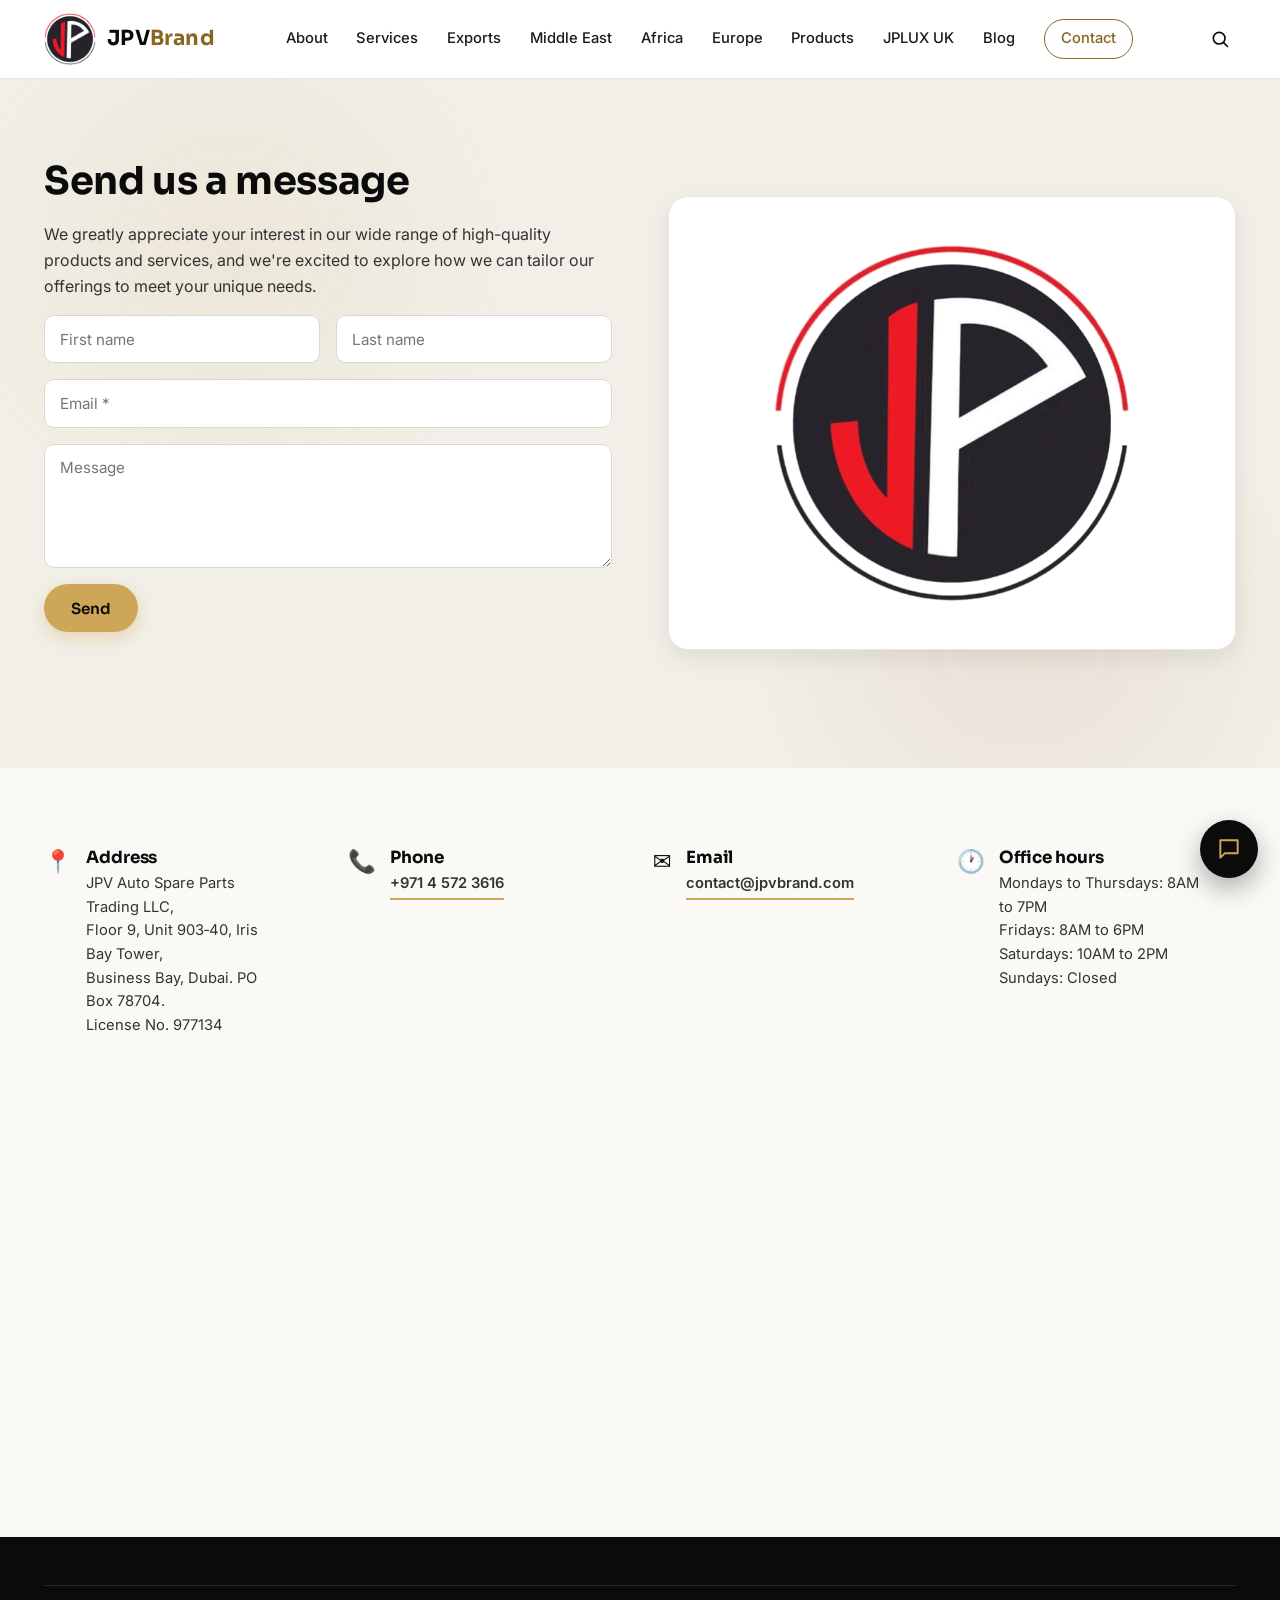
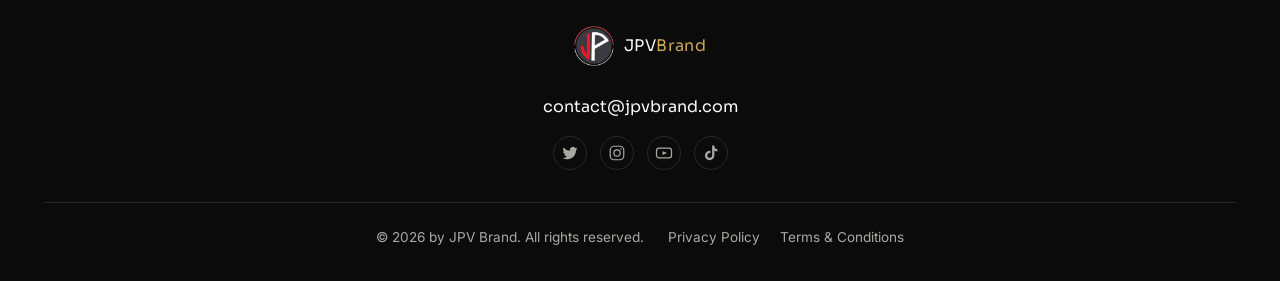
<file: contact.html>
<!DOCTYPE html>
<html lang="en">
<head>
<meta charset="UTF-8">
<meta name="viewport" content="width=device-width, initial-scale=1.0">
<link rel="icon" type="image/png" href="assets/images/jpv-logo-icon.png">
<link rel="apple-touch-icon" href="assets/images/jpv-logo-icon.png">
<title>Contact Us | JPV Brand</title>
<meta property="og:type" content="website">
<meta property="og:title" content="Contact Us | JPV Brand">
<meta property="og:description" content="Contact JPV Auto Spare Parts Trading LLC for address, phone, email, office hours, and a location map for the Dubai head office.">
<meta property="og:image" content="assets/images/hero.jpg">
<meta name="twitter:card" content="summary_large_image">
<meta name="twitter:title" content="Contact Us | JPV Brand">
<meta name="twitter:description" content="Contact JPV Auto Spare Parts Trading LLC for address, phone, email, office hours, and a location map for the Dubai head office.">
<meta name="description" content="Contact JPV Auto Spare Parts Trading LLC for address, phone, email, office hours, and a location map for the Dubai head office.">
<link rel="preconnect" href="https://fonts.googleapis.com">
<link rel="preconnect" href="https://fonts.gstatic.com" crossorigin>
<link href="https://fonts.googleapis.com/css2?family=Sora:wght@400;500;600;700;800&family=Inter:wght@300;400;500;600;700&display=swap" rel="stylesheet">
<link rel="stylesheet" href="css/style.css">
<link rel="stylesheet" href="css/animations.css">
<link rel="stylesheet" href="css/chat-widget.css">
</head>
<body>

<!-- ============ HEADER ============ -->
<header class="site-header" id="top">
  <div class="header-inner">
    <a href="index.html" class="logo" aria-label="JPV Brand home">
      <img class="logo-mark" src="assets/images/jpv-logo-mark.png" alt="JPV Brand logo mark" width="42" height="42">
      <span class="logo-word">JPV<em>Brand</em></span>
    </a>

    <nav class="main-nav" id="mainNav">
      <a href="index.html#about">About</a>
      <a href="index.html#services">Services</a>
      <a href="exports.html">Exports</a>
      <a href="middle-east.html">Middle East</a>
      <a href="africa.html">Africa</a>
      <a href="europe.html">Europe</a>
      <a href="products.html">Products</a>
      <a href="jplux-uk.html">JPLUX UK</a>
      <a href="blog.html">Blog</a>
      <a href="contact.html" class="nav-cta active">Contact</a>
    </nav>

    <button class="search-toggle" id="searchToggle" aria-label="Search the site" aria-expanded="false">
      <svg viewBox="0 0 24 24" width="20" height="20" aria-hidden="true"><circle cx="11" cy="11" r="7" fill="none" stroke="currentColor" stroke-width="2"/><line x1="16.3" y1="16.3" x2="21" y2="21" stroke="currentColor" stroke-width="2" stroke-linecap="round"/></svg>
    </button>
    <button class="nav-toggle" id="navToggle" aria-label="Toggle menu" aria-expanded="false">
      <span></span><span></span><span></span>
    </button>
  </div>

  <div class="search-panel" id="searchPanel">
    <div class="search-panel-inner">
      <label for="siteSearchInput" class="visually-hidden">Search the site</label>
      <input type="search" id="siteSearchInput" placeholder="Search projects, products, services...">
      <button class="search-close" id="searchClose" aria-label="Close search">&times;</button>
    </div>
    <div class="search-results" id="searchResults"></div>
  </div>
</header>

<main>

  <!-- ============ SEND US A MESSAGE ============ -->
  <section class="section section-dark" id="message-form">
    <div class="section-grid">
      <div class="text-block">
        <h1>Send us a message</h1>
        <p>We greatly appreciate your interest in our wide range of high-quality products and services, and we're excited to explore how we can tailor our offerings to meet your unique needs.</p>

        <form class="contact-form" id="contactForm" action="mailto:contact@jpvbrand.com?subject=Website%20Contact%20Form" method="post" enctype="text/plain">
          <div class="feedback-row">
            <div>
              <label for="cFirst" class="visually-hidden">First name</label>
              <input type="text" id="cFirst" name="First Name" placeholder="First name" required>
            </div>
            <div>
              <label for="cLast" class="visually-hidden">Last name</label>
              <input type="text" id="cLast" name="Last Name" placeholder="Last name" required>
            </div>
          </div>
          <label for="cEmail" class="visually-hidden">Email</label>
          <input type="email" id="cEmail" name="Email" placeholder="Email *" required>
          <label for="cMessage" class="visually-hidden">Message</label>
          <textarea id="cMessage" name="Message" rows="5" placeholder="Message" required></textarea>
          <button type="submit" class="btn btn-yellow">Send</button>
          <p class="form-note" id="contactNote" role="status"></p>
        </form>
      </div>
      <div class="media-block">
        <div class="media-placeholder dark logo-card">
          <img src="assets/images/jpv-logo-mark.png" alt="JPV logo mark">
        </div>
      </div>
    </div>
  </section>

  <!-- ============ CONTACT DETAILS ============ -->
  <section class="section" id="details">
    <div class="contact-details-grid">
      <div class="contact-detail">
        <span class="contact-icon" aria-hidden="true">📍</span>
        <div>
          <h3>Address</h3>
          <p>JPV Auto Spare Parts Trading LLC,<br>
          Floor 9, Unit 903‑40, Iris Bay Tower,<br>
          Business Bay, Dubai. PO Box 78704.<br>
          License No. 977134</p>
        </div>
      </div>
      <div class="contact-detail">
        <span class="contact-icon" aria-hidden="true">📞</span>
        <div>
          <h3>Phone</h3>
          <p><a href="tel:+97145723616" class="text-link">+971 4 572 3616</a></p>
        </div>
      </div>
      <div class="contact-detail">
        <span class="contact-icon" aria-hidden="true">✉️</span>
        <div>
          <h3>Email</h3>
          <p><a href="mailto:contact@jpvbrand.com" class="text-link">contact@jpvbrand.com</a></p>
        </div>
      </div>
      <div class="contact-detail">
        <span class="contact-icon" aria-hidden="true">🕐</span>
        <div>
          <h3>Office hours</h3>
          <p>
            Mondays to Thursdays: 8AM to 7PM<br>
            Fridays: 8AM to 6PM<br>
            Saturdays: 10AM to 2PM<br>
            Sundays: Closed
          </p>
        </div>
      </div>
    </div>
  </section>

  <!-- ============ MAP ============ -->
  <section class="section-map" id="map">
    <iframe
      title="JPV Brand office location, Business Bay, Dubai"
      src="https://www.google.com/maps?q=Business+Bay,+Dubai,+UAE&output=embed"
      width="100%" height="420" style="border:0;" loading="lazy"
      referrerpolicy="no-referrer-when-downgrade">
    </iframe>
  </section>

</main>

<!-- ============ FOOTER ============ -->
<footer class="site-footer">
  <div class="footer-inner">
    <div class="footer-top">
      <div class="footer-brand">
      <a href="index.html" class="logo small">
            <img class="logo-mark" src="assets/images/jpv-logo-mark-light.png" alt="JPV Brand logo mark" width="30" height="30">
            <span class="logo-word">JPV<em>Brand</em></span>
          </a>
      </div>
      <div class="footer-right">
        <p class="footer-contact"><a href="mailto:contact@jpvbrand.com">contact@jpvbrand.com</a></p>
        <div class="footer-social">
      <a href="https://x.com/jpvestate" aria-label="Twitter / X" target="_blank" rel="noopener">
        <svg viewBox="0 0 24 24" width="18"><path fill="currentColor" d="M22 5.9c-.7.3-1.5.5-2.3.6.8-.5 1.5-1.3 1.7-2.3-.8.5-1.7.8-2.6 1a4.1 4.1 0 0 0-7 3.7A11.6 11.6 0 0 1 3.4 4.6a4.1 4.1 0 0 0 1.3 5.5c-.7 0-1.3-.2-1.9-.5v.1c0 2 1.4 3.6 3.3 4a4.1 4.1 0 0 1-1.9.1 4.1 4.1 0 0 0 3.8 2.8A8.2 8.2 0 0 1 2 18.6a11.6 11.6 0 0 0 6.3 1.8c7.5 0 11.7-6.3 11.7-11.7v-.5c.8-.6 1.5-1.3 2-2.1Z"/></svg>
      </a>
      <a href="https://www.instagram.com/jpvestate/" aria-label="Instagram" target="_blank" rel="noopener">
        <svg viewBox="0 0 24 24" width="18"><rect x="3" y="3" width="18" height="18" rx="5" fill="none" stroke="currentColor" stroke-width="1.6"/><circle cx="12" cy="12" r="4.2" fill="none" stroke="currentColor" stroke-width="1.6"/><circle cx="17.4" cy="6.6" r="1.1" fill="currentColor"/></svg>
      </a>
      <a href="https://www.youtube.com/channel/UCHBNSMVRemeQUBlEAEQWsZw" aria-label="YouTube" target="_blank" rel="noopener">
        <svg viewBox="0 0 24 24" width="18"><rect x="2" y="5.5" width="20" height="13" rx="3.5" fill="none" stroke="currentColor" stroke-width="1.6"/><path d="M10 9.5l6 2.5-6 2.5Z" fill="currentColor"/></svg>
      </a>
      <a href="https://www.tiktok.com/@jpv_brand" aria-label="TikTok" target="_blank" rel="noopener">
        <svg viewBox="0 0 24 24" width="18"><path fill="currentColor" d="M16.5 2h-3v13.2a3.2 3.2 0 1 1-2.3-3.1v-3.1a6.3 6.3 0 1 0 5.3 6.2V8.8c1.1.8 2.5 1.3 4 1.3V7.1c-2.1 0-3.9-1.6-4-4V2Z"/></svg>
      </a>
    </div>
      </div>
    </div>
    <div class="footer-bottom">
      <p class="footer-copy">© 2026 by JPV Brand. All rights reserved.</p>
      <div class="footer-legal">
        <a href="privacy-policy.html">Privacy Policy</a>
        <a href="terms-conditions.html">Terms &amp; Conditions</a>
      </div>
    </div>
  </div>
</footer>

<!-- ============ CHAT WIDGET ============ -->
<div class="chat-widget" id="chatWidget">
  <div class="chat-panel" id="chatPanel" aria-hidden="true">
    <div class="chat-panel-head">
      <div class="chat-avatar">
        <img src="assets/images/jpv-logo-mark-light.png" alt="" width="34" height="34">
      </div>
      <div class="chat-head-text">
        <strong>JPV Brand</strong>
        <span>We reply by email, usually within 1 business day</span>
      </div>
      <button type="button" class="chat-panel-close" id="chatPanelClose" aria-label="Close chat">&times;</button>
    </div>

    <div class="chat-panel-body">
      <div class="chat-bubble">
        <span class="chat-wave" aria-hidden="true">&#128075;</span>
        Hi! Welcome to <strong>JPV Brand</strong>. What can we help you with?
      </div>

      <div class="chat-quick-options" id="chatQuickOptions">
        <button type="button" class="chat-option" data-prompt="Hi, I'd like an export quote for: ">&#128666; Get an export quote</button>
        <button type="button" class="chat-option" data-prompt="Hi, I'm interested in JPLUX UK products: ">&#128230; JPLUX UK products</button>
        <button type="button" class="chat-option" data-prompt="Hi, I have a question about a current project: ">&#127968; Ask about a project</button>
        <button type="button" class="chat-option" data-prompt="Hi, ">&#128172; Something else</button>
      </div>
    </div>

    <form class="chat-panel-input" id="chatForm">
      <label for="chatMessage" class="visually-hidden">Your message</label>
      <textarea id="chatMessage" rows="1" placeholder="Type a message..." required></textarea>
      <button type="submit" class="chat-send" aria-label="Send message">
        <svg viewBox="0 0 24 24" width="18" height="18" aria-hidden="true"><path d="M3 11.5 20.5 4 13 21.5l-2.7-7.3L3 11.5Z" fill="none" stroke="currentColor" stroke-width="1.8" stroke-linejoin="round" stroke-linecap="round"/></svg>
      </button>
    </form>
    <p class="chat-panel-note">Sending opens your email app with this message addressed to us</p>
  </div>

  <button type="button" class="chat-toggle" id="chatToggle" aria-label="Open chat" aria-expanded="false">
    <svg class="chat-icon-open" viewBox="0 0 24 24" width="26" height="26" aria-hidden="true"><path d="M4 4h16v12H8l-4 4V4Z" fill="none" stroke="currentColor" stroke-width="1.8" stroke-linejoin="round"/></svg>
    <svg class="chat-icon-close" viewBox="0 0 24 24" width="22" height="22" aria-hidden="true"><line x1="5" y1="5" x2="19" y2="19" stroke="currentColor" stroke-width="2" stroke-linecap="round"/><line x1="19" y1="5" x2="5" y2="19" stroke="currentColor" stroke-width="2" stroke-linecap="round"/></svg>
  </button>
</div>


<script src="js/script.js"></script>
<script src="js/animations.js"></script>
<script src="js/chat-widget.js"></script>
</body>
</html>
</file>
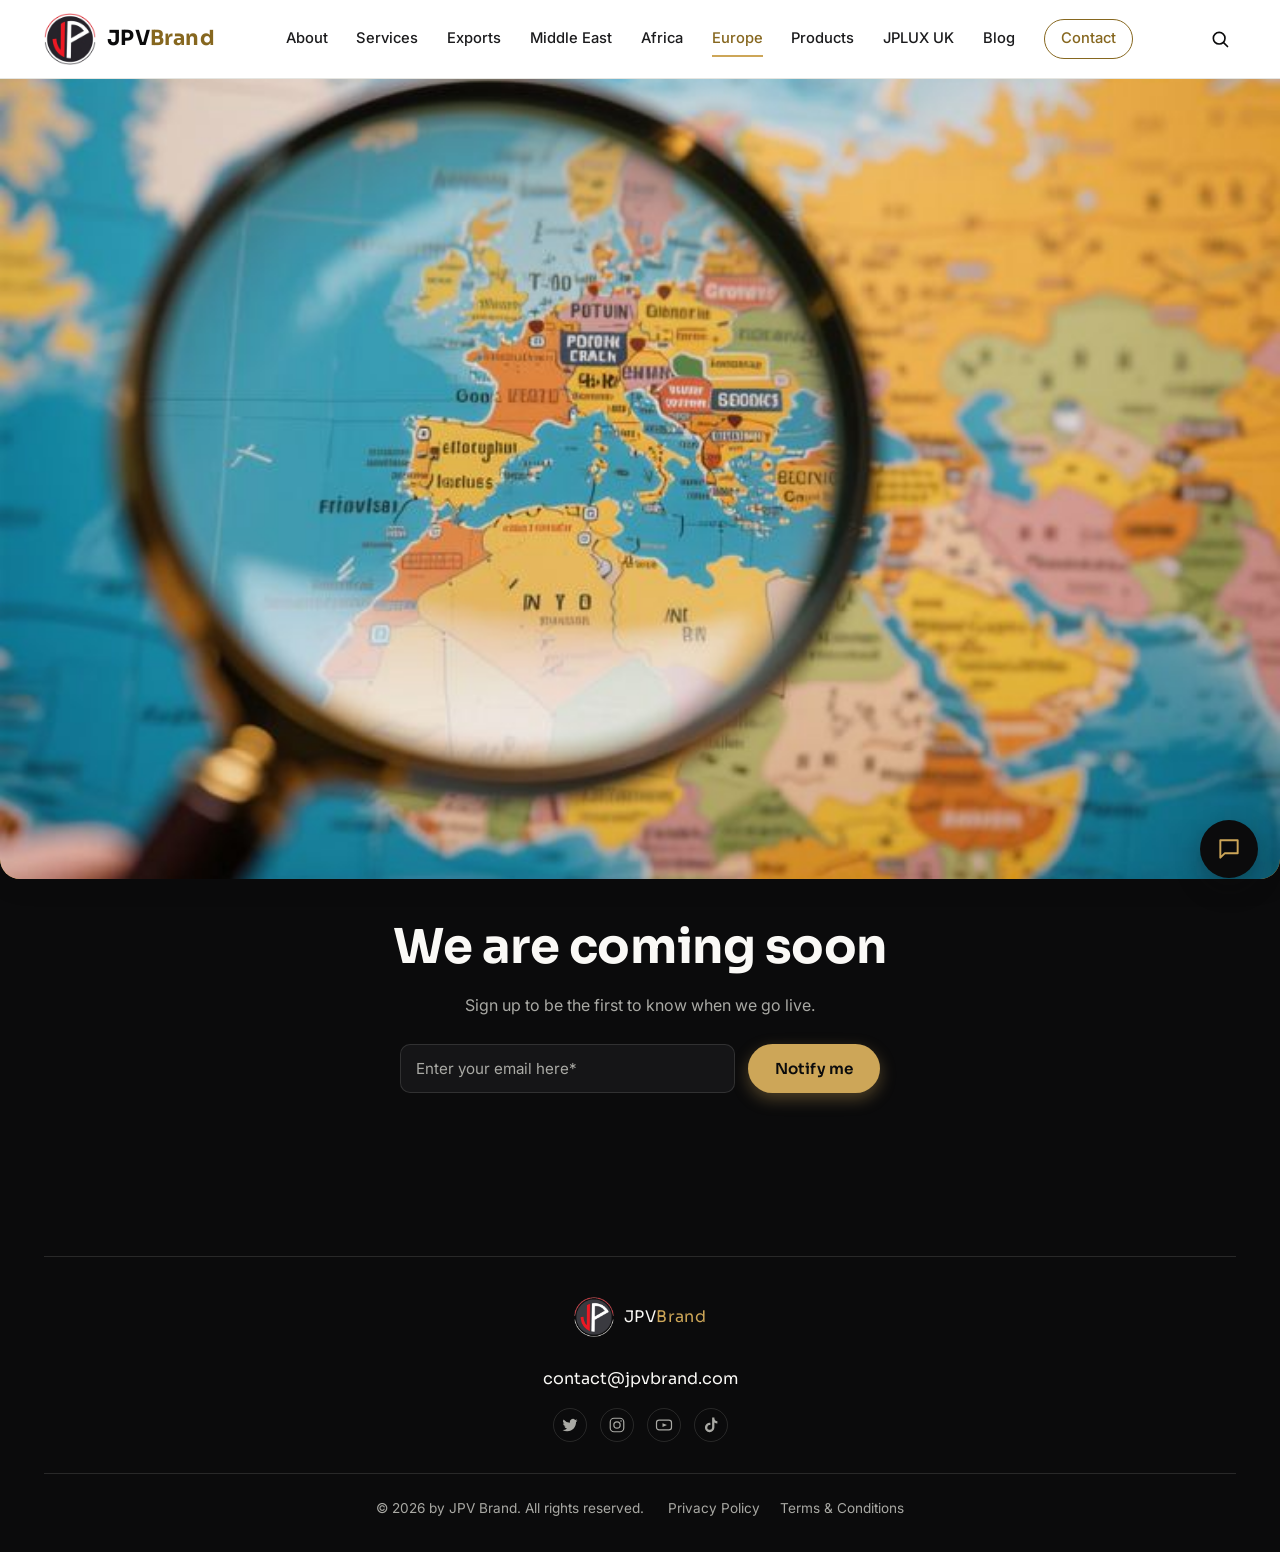
<file: europe.html>
<!DOCTYPE html>
<html lang="en">
<head>
<meta charset="UTF-8">
<meta name="viewport" content="width=device-width, initial-scale=1.0">
<link rel="icon" type="image/png" href="assets/images/jpv-logo-icon.png">
<link rel="apple-touch-icon" href="assets/images/jpv-logo-icon.png">
<title>Europe Coming Soon | JPV Brand</title>
<meta property="og:type" content="website">
<meta property="og:title" content="Europe Coming Soon | JPV Brand">
<meta property="og:description" content="JPV Brand's Europe operations are coming soon. Sign up to be the first to know when we go live.">
<meta property="og:image" content="assets/images/hero.jpg">
<meta name="twitter:card" content="summary_large_image">
<meta name="twitter:title" content="Europe Coming Soon | JPV Brand">
<meta name="twitter:description" content="JPV Brand's Europe operations are coming soon. Sign up to be the first to know when we go live.">
<meta name="description" content="JPV Brand's Europe operations are coming soon. Sign up to be the first to know when we go live.">
<link rel="preconnect" href="https://fonts.googleapis.com">
<link rel="preconnect" href="https://fonts.gstatic.com" crossorigin>
<link href="https://fonts.googleapis.com/css2?family=Sora:wght@400;500;600;700;800&family=Inter:wght@300;400;500;600;700&display=swap" rel="stylesheet">
<link rel="stylesheet" href="css/style.css">
<link rel="stylesheet" href="css/animations.css">
<link rel="stylesheet" href="css/chat-widget.css">
</head>
<body>

<!-- ============ HEADER ============ -->
<header class="site-header" id="top">
  <div class="header-inner">
    <a href="index.html" class="logo" aria-label="JPV Brand home">
      <img class="logo-mark" src="assets/images/jpv-logo-mark.png" alt="JPV Brand logo mark" width="42" height="42">
      <span class="logo-word">JPV<em>Brand</em></span>
    </a>

    <nav class="main-nav" id="mainNav">
      <a href="index.html#about">About</a>
      <a href="index.html#services">Services</a>
      <a href="exports.html">Exports</a>
      <a href="middle-east.html">Middle East</a>
      <a href="africa.html">Africa</a>
      <a href="europe.html" class="active">Europe</a>
      <a href="products.html">Products</a>
      <a href="jplux-uk.html">JPLUX UK</a>
      <a href="blog.html">Blog</a>
      <a href="contact.html" class="nav-cta">Contact</a>
    </nav>

    <button class="search-toggle" id="searchToggle" aria-label="Search the site" aria-expanded="false">
      <svg viewBox="0 0 24 24" width="20" height="20" aria-hidden="true"><circle cx="11" cy="11" r="7" fill="none" stroke="currentColor" stroke-width="2"/><line x1="16.3" y1="16.3" x2="21" y2="21" stroke="currentColor" stroke-width="2" stroke-linecap="round"/></svg>
    </button>
    <button class="nav-toggle" id="navToggle" aria-label="Toggle menu" aria-expanded="false">
      <span></span><span></span><span></span>
    </button>
  </div>

  <div class="search-panel" id="searchPanel">
    <div class="search-panel-inner">
      <label for="siteSearchInput" class="visually-hidden">Search the site</label>
      <input type="search" id="siteSearchInput" placeholder="Search projects, products, services...">
      <button class="search-close" id="searchClose" aria-label="Close search">&times;</button>
    </div>
    <div class="search-results" id="searchResults"></div>
  </div>
</header>

<main>

  <!-- ============ COMING SOON ============ -->
  <section class="coming-soon">
    <div class="coming-soon-media">
      <!-- Replace with photo of steelwork / European site or landmark -->
      <div class="media-placeholder yellow coming-soon-image">
        <img src="assets/images/europe-hero.jpg" alt="Steel structure / European site photo">
      </div>
    </div>
    <div class="coming-soon-overlay">
      <h1>We are coming soon</h1>
      <p>Sign up to be the first to know when we go live.</p>
      <form class="coming-soon-form" id="europeForm" action="mailto:contact@jpvbrand.com?subject=Notify%20Me%3A%20Europe%20Launch" method="post" enctype="text/plain">
        <label for="europeEmail" class="visually-hidden">Email address</label>
        <input type="email" id="europeEmail" name="Email" placeholder="Enter your email here*" required>
        <button type="submit" class="btn btn-yellow">Notify me</button>
      </form>
      <p class="form-note" id="europeNote" role="status"></p>
    </div>
  </section>

</main>

<!-- ============ FOOTER ============ -->
<footer class="site-footer">
  <div class="footer-inner">
    <div class="footer-top">
      <div class="footer-brand">
      <a href="index.html" class="logo small">
            <img class="logo-mark" src="assets/images/jpv-logo-mark-light.png" alt="JPV Brand logo mark" width="30" height="30">
            <span class="logo-word">JPV<em>Brand</em></span>
          </a>
      </div>
      <div class="footer-right">
        <p class="footer-contact"><a href="mailto:contact@jpvbrand.com">contact@jpvbrand.com</a></p>
        <div class="footer-social">
      <a href="https://x.com/jpvestate" aria-label="Twitter / X" target="_blank" rel="noopener">
        <svg viewBox="0 0 24 24" width="18"><path fill="currentColor" d="M22 5.9c-.7.3-1.5.5-2.3.6.8-.5 1.5-1.3 1.7-2.3-.8.5-1.7.8-2.6 1a4.1 4.1 0 0 0-7 3.7A11.6 11.6 0 0 1 3.4 4.6a4.1 4.1 0 0 0 1.3 5.5c-.7 0-1.3-.2-1.9-.5v.1c0 2 1.4 3.6 3.3 4a4.1 4.1 0 0 1-1.9.1 4.1 4.1 0 0 0 3.8 2.8A8.2 8.2 0 0 1 2 18.6a11.6 11.6 0 0 0 6.3 1.8c7.5 0 11.7-6.3 11.7-11.7v-.5c.8-.6 1.5-1.3 2-2.1Z"/></svg>
      </a>
      <a href="https://www.instagram.com/jpvestate/" aria-label="Instagram" target="_blank" rel="noopener">
        <svg viewBox="0 0 24 24" width="18"><rect x="3" y="3" width="18" height="18" rx="5" fill="none" stroke="currentColor" stroke-width="1.6"/><circle cx="12" cy="12" r="4.2" fill="none" stroke="currentColor" stroke-width="1.6"/><circle cx="17.4" cy="6.6" r="1.1" fill="currentColor"/></svg>
      </a>
      <a href="https://www.youtube.com/channel/UCHBNSMVRemeQUBlEAEQWsZw" aria-label="YouTube" target="_blank" rel="noopener">
        <svg viewBox="0 0 24 24" width="18"><rect x="2" y="5.5" width="20" height="13" rx="3.5" fill="none" stroke="currentColor" stroke-width="1.6"/><path d="M10 9.5l6 2.5-6 2.5Z" fill="currentColor"/></svg>
      </a>
      <a href="https://www.tiktok.com/@jpv_brand" aria-label="TikTok" target="_blank" rel="noopener">
        <svg viewBox="0 0 24 24" width="18"><path fill="currentColor" d="M16.5 2h-3v13.2a3.2 3.2 0 1 1-2.3-3.1v-3.1a6.3 6.3 0 1 0 5.3 6.2V8.8c1.1.8 2.5 1.3 4 1.3V7.1c-2.1 0-3.9-1.6-4-4V2Z"/></svg>
      </a>
    </div>
      </div>
    </div>
    <div class="footer-bottom">
      <p class="footer-copy">© 2026 by JPV Brand. All rights reserved.</p>
      <div class="footer-legal">
        <a href="privacy-policy.html">Privacy Policy</a>
        <a href="terms-conditions.html">Terms &amp; Conditions</a>
      </div>
    </div>
  </div>
</footer>

<!-- ============ CHAT WIDGET ============ -->
<div class="chat-widget" id="chatWidget">
  <div class="chat-panel" id="chatPanel" aria-hidden="true">
    <div class="chat-panel-head">
      <div class="chat-avatar">
        <img src="assets/images/jpv-logo-mark-light.png" alt="" width="34" height="34">
      </div>
      <div class="chat-head-text">
        <strong>JPV Brand</strong>
        <span>We reply by email, usually within 1 business day</span>
      </div>
      <button type="button" class="chat-panel-close" id="chatPanelClose" aria-label="Close chat">&times;</button>
    </div>

    <div class="chat-panel-body">
      <div class="chat-bubble">
        <span class="chat-wave" aria-hidden="true">&#128075;</span>
        Hi! Welcome to <strong>JPV Brand</strong>. What can we help you with?
      </div>

      <div class="chat-quick-options" id="chatQuickOptions">
        <button type="button" class="chat-option" data-prompt="Hi, I'd like an export quote for: ">&#128666; Get an export quote</button>
        <button type="button" class="chat-option" data-prompt="Hi, I'm interested in JPLUX UK products: ">&#128230; JPLUX UK products</button>
        <button type="button" class="chat-option" data-prompt="Hi, I have a question about a current project: ">&#127968; Ask about a project</button>
        <button type="button" class="chat-option" data-prompt="Hi, ">&#128172; Something else</button>
      </div>
    </div>

    <form class="chat-panel-input" id="chatForm">
      <label for="chatMessage" class="visually-hidden">Your message</label>
      <textarea id="chatMessage" rows="1" placeholder="Type a message..." required></textarea>
      <button type="submit" class="chat-send" aria-label="Send message">
        <svg viewBox="0 0 24 24" width="18" height="18" aria-hidden="true"><path d="M3 11.5 20.5 4 13 21.5l-2.7-7.3L3 11.5Z" fill="none" stroke="currentColor" stroke-width="1.8" stroke-linejoin="round" stroke-linecap="round"/></svg>
      </button>
    </form>
    <p class="chat-panel-note">Sending opens your email app with this message addressed to us</p>
  </div>

  <button type="button" class="chat-toggle" id="chatToggle" aria-label="Open chat" aria-expanded="false">
    <svg class="chat-icon-open" viewBox="0 0 24 24" width="26" height="26" aria-hidden="true"><path d="M4 4h16v12H8l-4 4V4Z" fill="none" stroke="currentColor" stroke-width="1.8" stroke-linejoin="round"/></svg>
    <svg class="chat-icon-close" viewBox="0 0 24 24" width="22" height="22" aria-hidden="true"><line x1="5" y1="5" x2="19" y2="19" stroke="currentColor" stroke-width="2" stroke-linecap="round"/><line x1="19" y1="5" x2="5" y2="19" stroke="currentColor" stroke-width="2" stroke-linecap="round"/></svg>
  </button>
</div>


<script src="js/script.js"></script>
<script src="js/animations.js"></script>
<script src="js/chat-widget.js"></script>
</body>
</html>
</file>
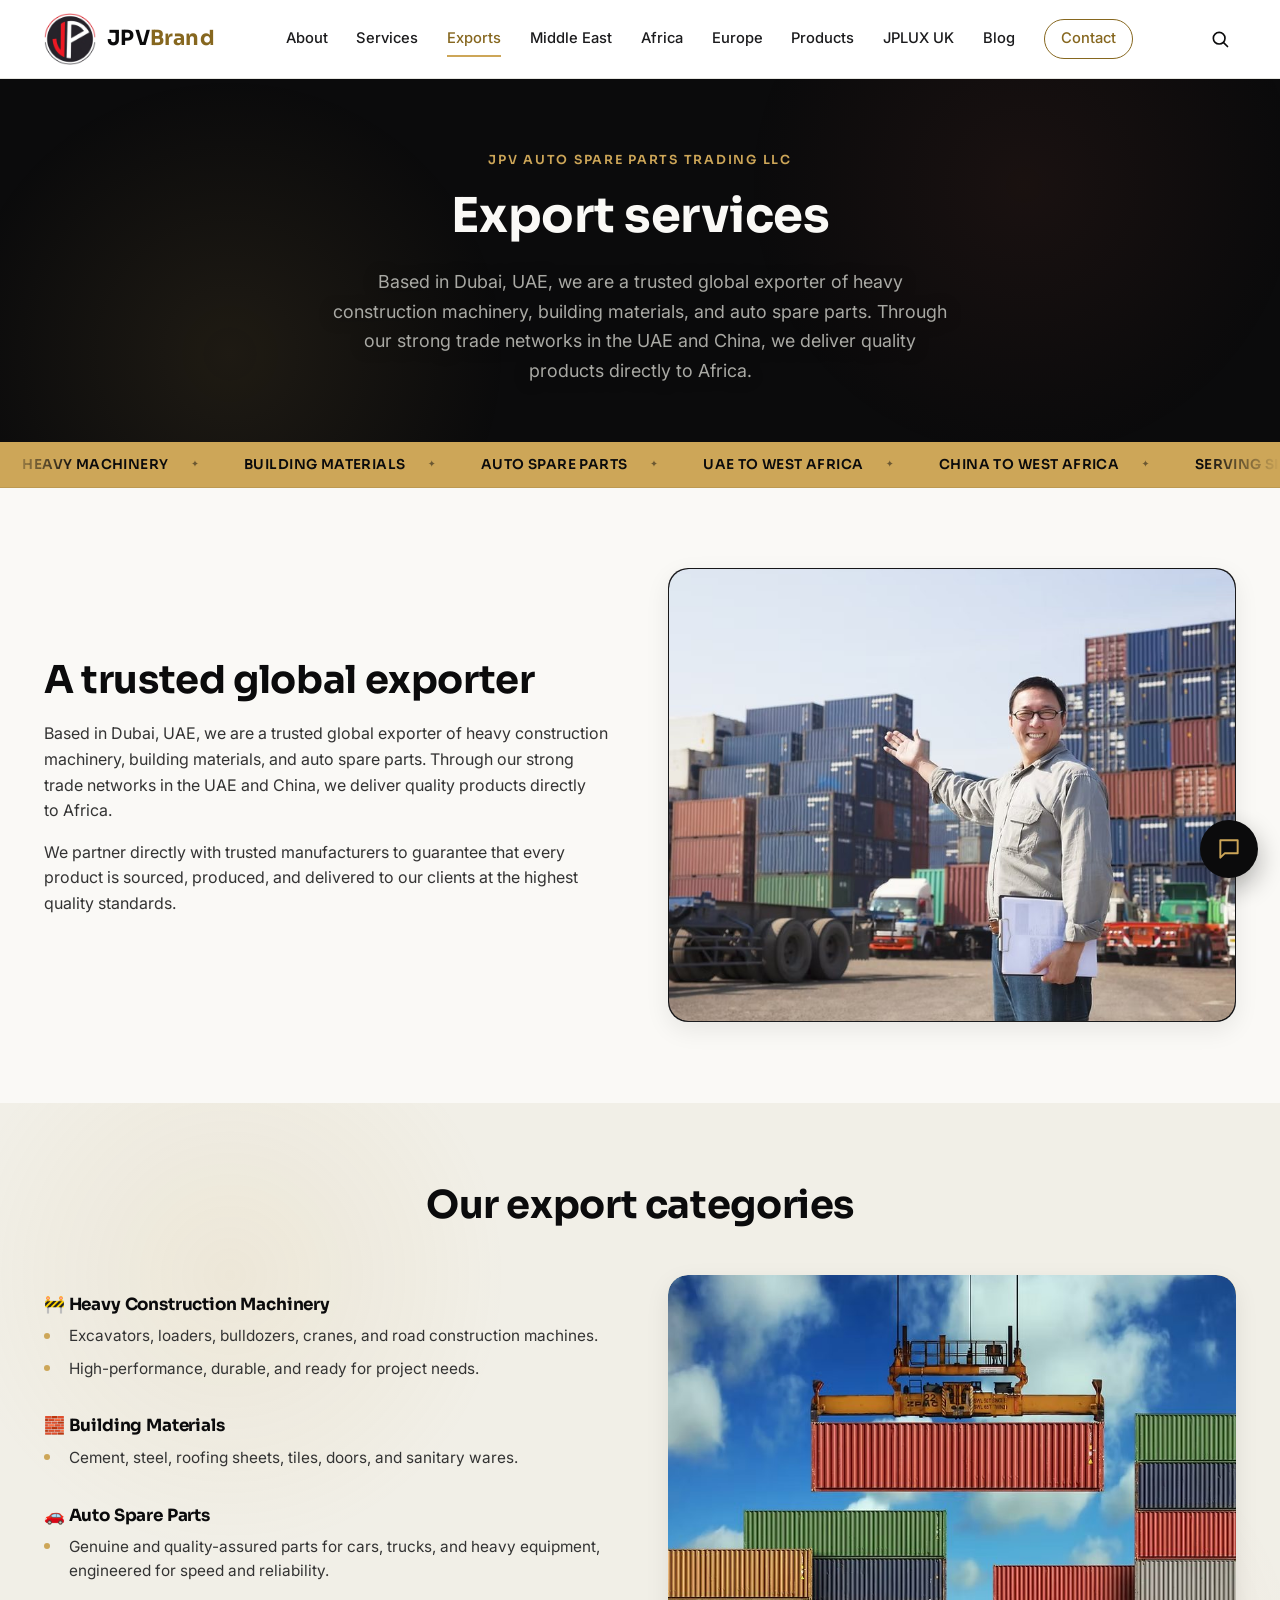
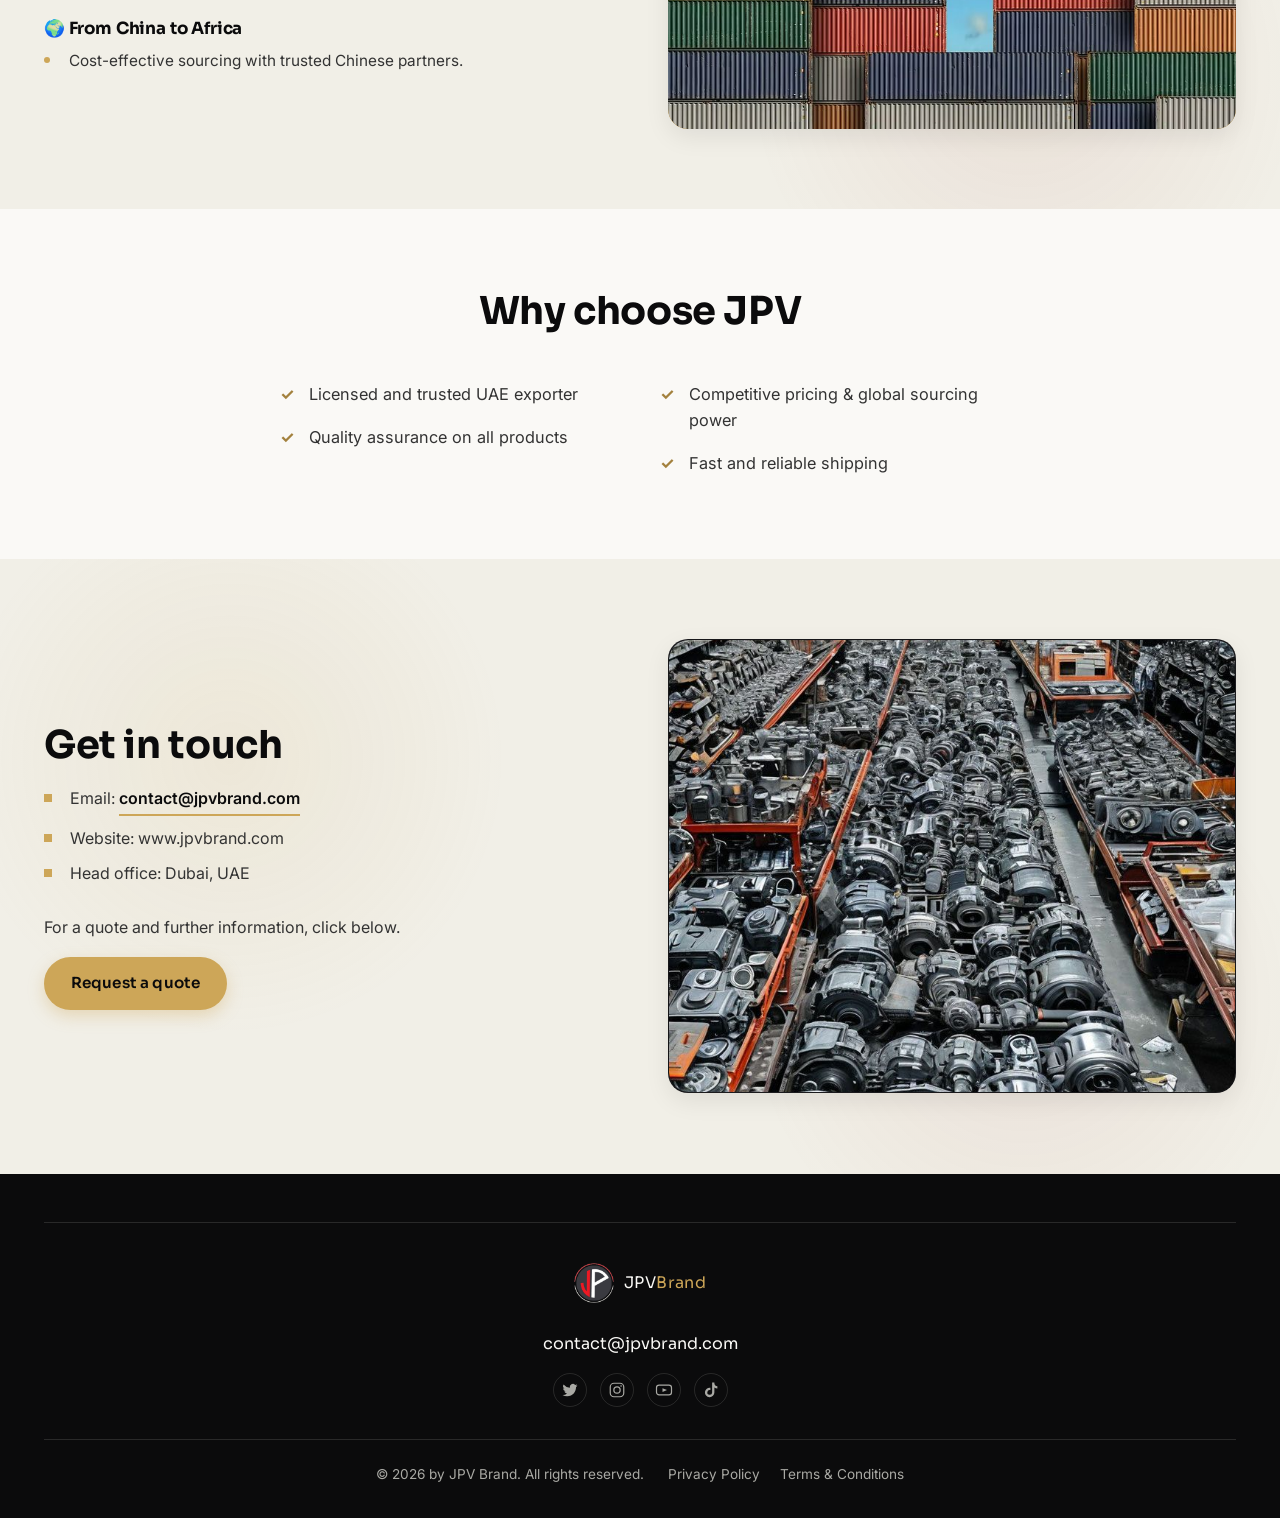
<file: exports.html>
<!DOCTYPE html>
<html lang="en">
<head>
<meta charset="UTF-8">
<meta name="viewport" content="width=device-width, initial-scale=1.0">
<link rel="icon" type="image/png" href="assets/images/jpv-logo-icon.png">
<link rel="apple-touch-icon" href="assets/images/jpv-logo-icon.png">
<title>Export Services: JPV Auto Spare Parts Trading LLC | JPV Brand</title>
<meta property="og:type" content="website">
<meta property="og:title" content="Export Services: JPV Auto Spare Parts Trading LLC | JPV Brand">
<meta property="og:description" content="JPV Auto Spare Parts Trading LLC is a trusted UAE exporter of heavy construction machinery, building materials, and auto spare parts to Africa and Europe.">
<meta property="og:image" content="assets/images/hero.jpg">
<meta name="twitter:card" content="summary_large_image">
<meta name="twitter:title" content="Export Services: JPV Auto Spare Parts Trading LLC | JPV Brand">
<meta name="twitter:description" content="JPV Auto Spare Parts Trading LLC is a trusted UAE exporter of heavy construction machinery, building materials, and auto spare parts to Africa and Europe.">
<meta name="description" content="JPV Auto Spare Parts Trading LLC is a trusted UAE exporter of heavy construction machinery, building materials, and auto spare parts to Africa and Europe.">
<link rel="preconnect" href="https://fonts.googleapis.com">
<link rel="preconnect" href="https://fonts.gstatic.com" crossorigin>
<link href="https://fonts.googleapis.com/css2?family=Sora:wght@400;500;600;700;800&family=Inter:wght@300;400;500;600;700&display=swap" rel="stylesheet">
<link rel="stylesheet" href="css/style.css">
<link rel="stylesheet" href="css/animations.css">
<link rel="stylesheet" href="css/chat-widget.css">
</head>
<body>

<!-- ============ HEADER ============ -->
<header class="site-header" id="top">
  <div class="header-inner">
    <a href="index.html" class="logo" aria-label="JPV Brand home">
      <img class="logo-mark" src="assets/images/jpv-logo-mark.png" alt="JPV Brand logo mark" width="42" height="42">
      <span class="logo-word">JPV<em>Brand</em></span>
    </a>

    <nav class="main-nav" id="mainNav">
      <a href="index.html#about">About</a>
      <a href="index.html#services">Services</a>
      <a href="exports.html" class="active">Exports</a>
      <a href="middle-east.html">Middle East</a>
      <a href="africa.html">Africa</a>
      <a href="europe.html">Europe</a>
      <a href="products.html">Products</a>
      <a href="jplux-uk.html">JPLUX UK</a>
      <a href="blog.html">Blog</a>
      <a href="contact.html" class="nav-cta">Contact</a>
    </nav>

    <button class="search-toggle" id="searchToggle" aria-label="Search the site" aria-expanded="false">
      <svg viewBox="0 0 24 24" width="20" height="20" aria-hidden="true"><circle cx="11" cy="11" r="7" fill="none" stroke="currentColor" stroke-width="2"/><line x1="16.3" y1="16.3" x2="21" y2="21" stroke="currentColor" stroke-width="2" stroke-linecap="round"/></svg>
    </button>
    <button class="nav-toggle" id="navToggle" aria-label="Toggle menu" aria-expanded="false">
      <span></span><span></span><span></span>
    </button>
  </div>

  <div class="search-panel" id="searchPanel">
    <div class="search-panel-inner">
      <label for="siteSearchInput" class="visually-hidden">Search the site</label>
      <input type="search" id="siteSearchInput" placeholder="Search projects, products, services...">
      <button class="search-close" id="searchClose" aria-label="Close search">&times;</button>
    </div>
    <div class="search-results" id="searchResults"></div>
  </div>
</header>

<main>

  <!-- ============ PAGE INTRO ============ -->
  <section class="page-hero">
    <div class="page-hero-inner">
      <p class="kicker">JPV Auto Spare Parts Trading LLC</p>
      <h1>Export services</h1>
      <p class="hero-lead">Based in Dubai, UAE, we are a trusted global exporter of heavy construction machinery, building materials, and auto spare parts. Through our strong trade networks in the UAE and China, we deliver quality products directly to Africa.</p>
    </div>
  </section>

  <!-- ============ MOVING TEXT STRIP ============ -->
  <div class="marquee-strip" aria-hidden="true">
    <div class="marquee" style="--marquee-speed:30s">
      <div class="marquee-track"><span>Heavy machinery</span><span>Building materials</span><span>Auto spare parts</span><span>UAE to West Africa</span><span>China to West Africa</span><span>Serving since 2000</span></div>
    </div>
  </div>


  <!-- ============ INTRO + PARTNER NETWORK ============ -->
  <section class="section">
    <div class="section-grid">
      <div class="text-block">
        <h2>A trusted global exporter</h2>
        <p>Based in Dubai, UAE, we are a trusted global exporter of heavy construction machinery, building materials, and auto spare parts. Through our strong trade networks in the UAE and China, we deliver quality products directly to Africa.</p>
        <p>We partner directly with trusted manufacturers to guarantee that every product is sourced, produced, and delivered to our clients at the highest quality standards.</p>
      </div>
      <div class="media-block">
        <div class="media-placeholder dark">
          <img src="assets/images/exports-team.jpg" alt="JPV export team with shipping containers">
        </div>
      </div>
    </div>
  </section>

  <!-- ============ EXPORT CATEGORIES ============ -->
  <section class="section section-dark" id="categories">
    <div class="section-head left">
      <h2>Our export categories</h2>
    </div>
    <div class="section-grid">
      <div>
        <div class="category-block">
          <h4>🚧 Heavy Construction Machinery</h4>
          <ul>
            <li>Excavators, loaders, bulldozers, cranes, and road construction machines.</li>
            <li>High-performance, durable, and ready for project needs.</li>
          </ul>
        </div>
        <div class="category-block">
          <h4>🧱 Building Materials</h4>
          <ul>
            <li>Cement, steel, roofing sheets, tiles, doors, and sanitary wares.</li>
          </ul>
        </div>
        <div class="category-block">
          <h4>🚗 Auto Spare Parts</h4>
          <ul>
            <li>Genuine and quality-assured parts for cars, trucks, and heavy equipment, engineered for speed and reliability.</li>
          </ul>
        </div>
        <div class="category-block">
          <h4>🌍 From China to Africa</h4>
          <ul>
            <li>Cost-effective sourcing with trusted Chinese partners.</li>
          </ul>
        </div>
      </div>
      <div class="media-block">
        <div class="media-placeholder yellow">
          <img src="assets/images/exports-machinery-crane.jpg" alt="Cargo crane and machinery parts">
        </div>
      </div>
    </div>
  </section>

  <!-- ============ WHY CHOOSE JPV ============ -->
  <section class="section" id="why-choose">
    <div class="section-head left">
      <h2>Why choose JPV</h2>
    </div>
    <ul class="checklist">
      <li>Licensed and trusted UAE exporter</li>
      <li>Quality assurance on all products</li>
      <li>Competitive pricing &amp; global sourcing power</li>
      <li>Fast and reliable shipping</li>
    </ul>
  </section>

  <!-- ============ GET IN TOUCH ============ -->
  <section class="section section-dark" id="get-in-touch">
    <div class="section-grid">
      <div class="text-block">
        <h2>Get in touch</h2>
        <ul class="tick-list">
          <li>Email: <a href="mailto:contact@jpvbrand.com" class="text-link">contact@jpvbrand.com</a></li>
          <li>Website: www.jpvbrand.com</li>
          <li>Head office: Dubai, UAE</li>
        </ul>
        <p>For a quote and further information, click below.</p>
        <a href="contact.html" class="btn btn-yellow">Request a quote</a>
      </div>
      <div class="media-block">
        <div class="media-placeholder dark">
          <img src="assets/images/exports-warehouse.jpg" alt="JPV machinery and parts warehouse">
        </div>
      </div>
    </div>
  </section>

</main>

<!-- ============ FOOTER ============ -->
<footer class="site-footer">
  <div class="footer-inner">
    <div class="footer-top">
      <div class="footer-brand">
      <a href="index.html" class="logo small">
            <img class="logo-mark" src="assets/images/jpv-logo-mark-light.png" alt="JPV Brand logo mark" width="30" height="30">
            <span class="logo-word">JPV<em>Brand</em></span>
          </a>
      </div>
      <div class="footer-right">
        <p class="footer-contact"><a href="mailto:contact@jpvbrand.com">contact@jpvbrand.com</a></p>
        <div class="footer-social">
      <a href="https://x.com/jpvestate" aria-label="Twitter / X" target="_blank" rel="noopener">
        <svg viewBox="0 0 24 24" width="18"><path fill="currentColor" d="M22 5.9c-.7.3-1.5.5-2.3.6.8-.5 1.5-1.3 1.7-2.3-.8.5-1.7.8-2.6 1a4.1 4.1 0 0 0-7 3.7A11.6 11.6 0 0 1 3.4 4.6a4.1 4.1 0 0 0 1.3 5.5c-.7 0-1.3-.2-1.9-.5v.1c0 2 1.4 3.6 3.3 4a4.1 4.1 0 0 1-1.9.1 4.1 4.1 0 0 0 3.8 2.8A8.2 8.2 0 0 1 2 18.6a11.6 11.6 0 0 0 6.3 1.8c7.5 0 11.7-6.3 11.7-11.7v-.5c.8-.6 1.5-1.3 2-2.1Z"/></svg>
      </a>
      <a href="https://www.instagram.com/jpvestate/" aria-label="Instagram" target="_blank" rel="noopener">
        <svg viewBox="0 0 24 24" width="18"><rect x="3" y="3" width="18" height="18" rx="5" fill="none" stroke="currentColor" stroke-width="1.6"/><circle cx="12" cy="12" r="4.2" fill="none" stroke="currentColor" stroke-width="1.6"/><circle cx="17.4" cy="6.6" r="1.1" fill="currentColor"/></svg>
      </a>
      <a href="https://www.youtube.com/channel/UCHBNSMVRemeQUBlEAEQWsZw" aria-label="YouTube" target="_blank" rel="noopener">
        <svg viewBox="0 0 24 24" width="18"><rect x="2" y="5.5" width="20" height="13" rx="3.5" fill="none" stroke="currentColor" stroke-width="1.6"/><path d="M10 9.5l6 2.5-6 2.5Z" fill="currentColor"/></svg>
      </a>
      <a href="https://www.tiktok.com/@jpv_brand" aria-label="TikTok" target="_blank" rel="noopener">
        <svg viewBox="0 0 24 24" width="18"><path fill="currentColor" d="M16.5 2h-3v13.2a3.2 3.2 0 1 1-2.3-3.1v-3.1a6.3 6.3 0 1 0 5.3 6.2V8.8c1.1.8 2.5 1.3 4 1.3V7.1c-2.1 0-3.9-1.6-4-4V2Z"/></svg>
      </a>
    </div>
      </div>
    </div>
    <div class="footer-bottom">
      <p class="footer-copy">© 2026 by JPV Brand. All rights reserved.</p>
      <div class="footer-legal">
        <a href="privacy-policy.html">Privacy Policy</a>
        <a href="terms-conditions.html">Terms &amp; Conditions</a>
      </div>
    </div>
  </div>
</footer>

<!-- ============ CHAT WIDGET ============ -->
<div class="chat-widget" id="chatWidget">
  <div class="chat-panel" id="chatPanel" aria-hidden="true">
    <div class="chat-panel-head">
      <div class="chat-avatar">
        <img src="assets/images/jpv-logo-mark-light.png" alt="" width="34" height="34">
      </div>
      <div class="chat-head-text">
        <strong>JPV Brand</strong>
        <span>We reply by email, usually within 1 business day</span>
      </div>
      <button type="button" class="chat-panel-close" id="chatPanelClose" aria-label="Close chat">&times;</button>
    </div>

    <div class="chat-panel-body">
      <div class="chat-bubble">
        <span class="chat-wave" aria-hidden="true">&#128075;</span>
        Hi! Welcome to <strong>JPV Brand</strong>. What can we help you with?
      </div>

      <div class="chat-quick-options" id="chatQuickOptions">
        <button type="button" class="chat-option" data-prompt="Hi, I'd like an export quote for: ">&#128666; Get an export quote</button>
        <button type="button" class="chat-option" data-prompt="Hi, I'm interested in JPLUX UK products: ">&#128230; JPLUX UK products</button>
        <button type="button" class="chat-option" data-prompt="Hi, I have a question about a current project: ">&#127968; Ask about a project</button>
        <button type="button" class="chat-option" data-prompt="Hi, ">&#128172; Something else</button>
      </div>
    </div>

    <form class="chat-panel-input" id="chatForm">
      <label for="chatMessage" class="visually-hidden">Your message</label>
      <textarea id="chatMessage" rows="1" placeholder="Type a message..." required></textarea>
      <button type="submit" class="chat-send" aria-label="Send message">
        <svg viewBox="0 0 24 24" width="18" height="18" aria-hidden="true"><path d="M3 11.5 20.5 4 13 21.5l-2.7-7.3L3 11.5Z" fill="none" stroke="currentColor" stroke-width="1.8" stroke-linejoin="round" stroke-linecap="round"/></svg>
      </button>
    </form>
    <p class="chat-panel-note">Sending opens your email app with this message addressed to us</p>
  </div>

  <button type="button" class="chat-toggle" id="chatToggle" aria-label="Open chat" aria-expanded="false">
    <svg class="chat-icon-open" viewBox="0 0 24 24" width="26" height="26" aria-hidden="true"><path d="M4 4h16v12H8l-4 4V4Z" fill="none" stroke="currentColor" stroke-width="1.8" stroke-linejoin="round"/></svg>
    <svg class="chat-icon-close" viewBox="0 0 24 24" width="22" height="22" aria-hidden="true"><line x1="5" y1="5" x2="19" y2="19" stroke="currentColor" stroke-width="2" stroke-linecap="round"/><line x1="19" y1="5" x2="5" y2="19" stroke="currentColor" stroke-width="2" stroke-linecap="round"/></svg>
  </button>
</div>


<script src="js/script.js"></script>
<script src="js/animations.js"></script>
<script src="js/chat-widget.js"></script>
</body>
</html>
</file>
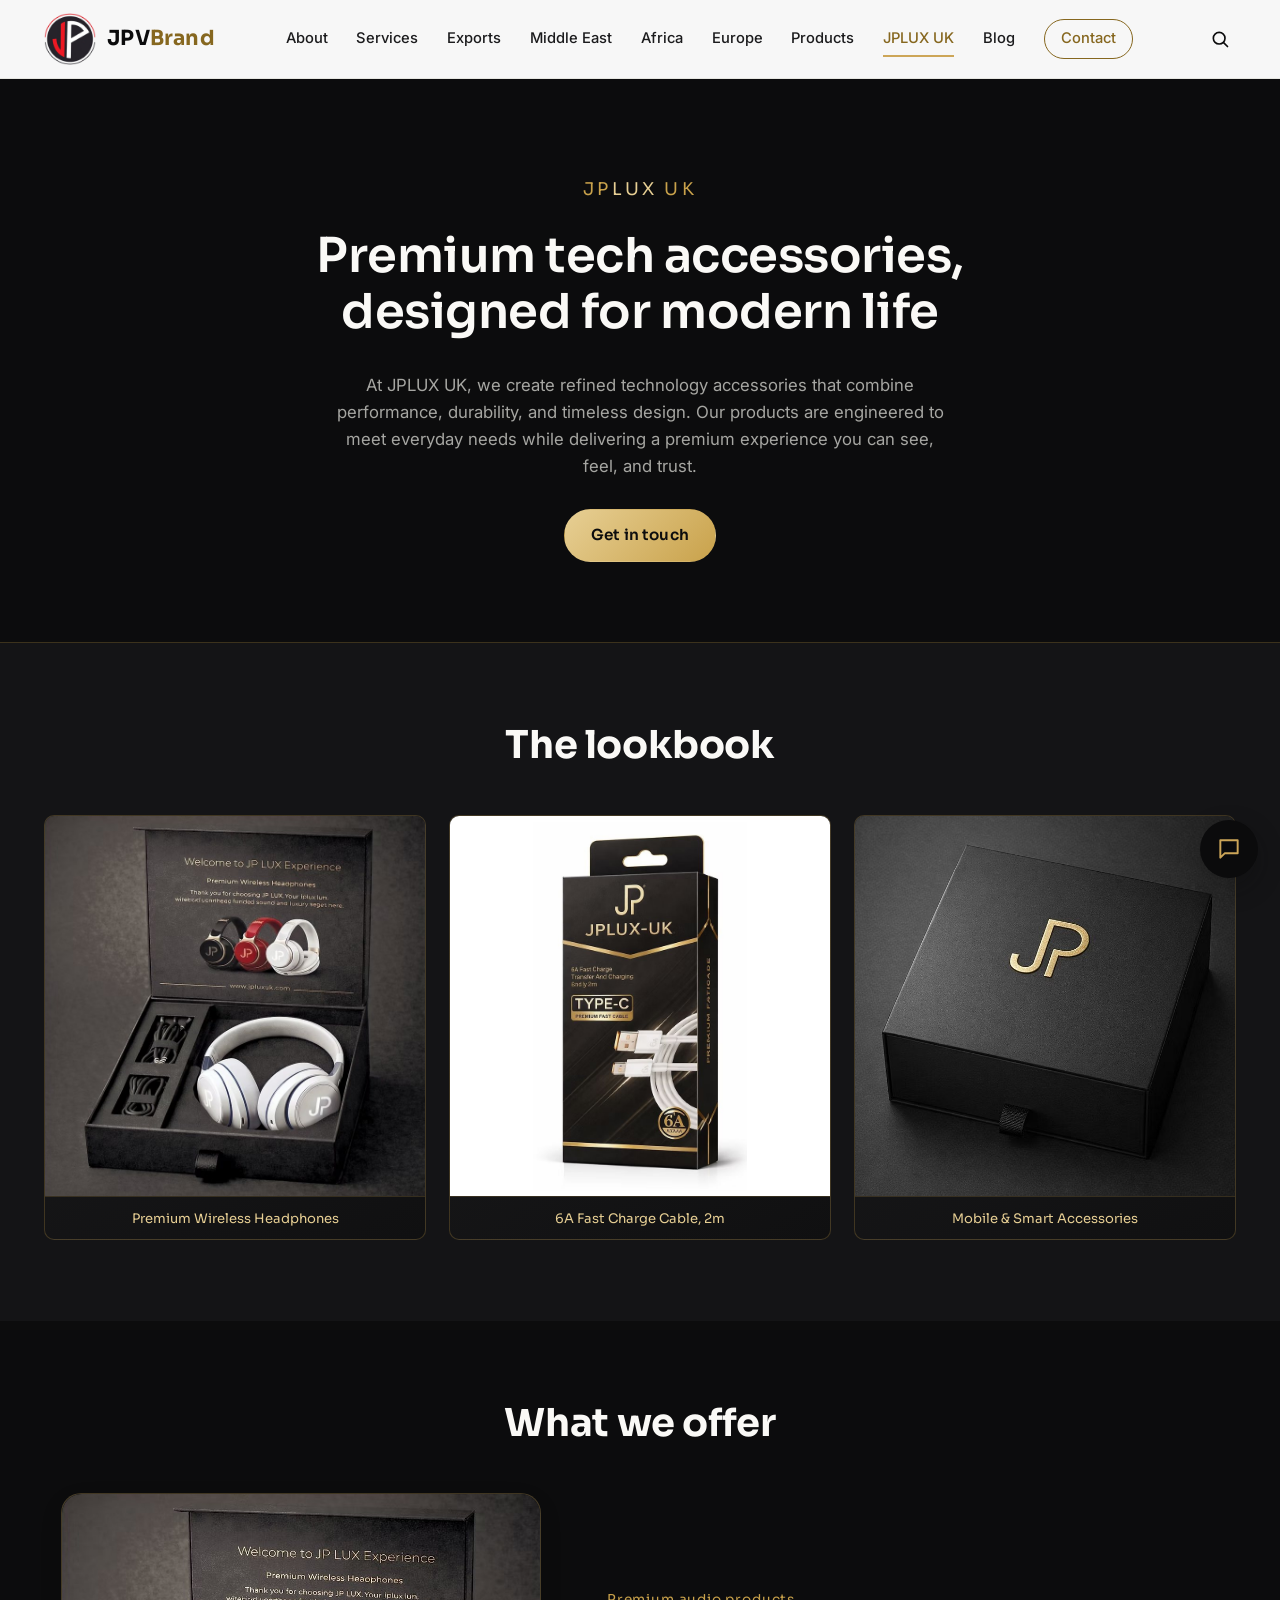
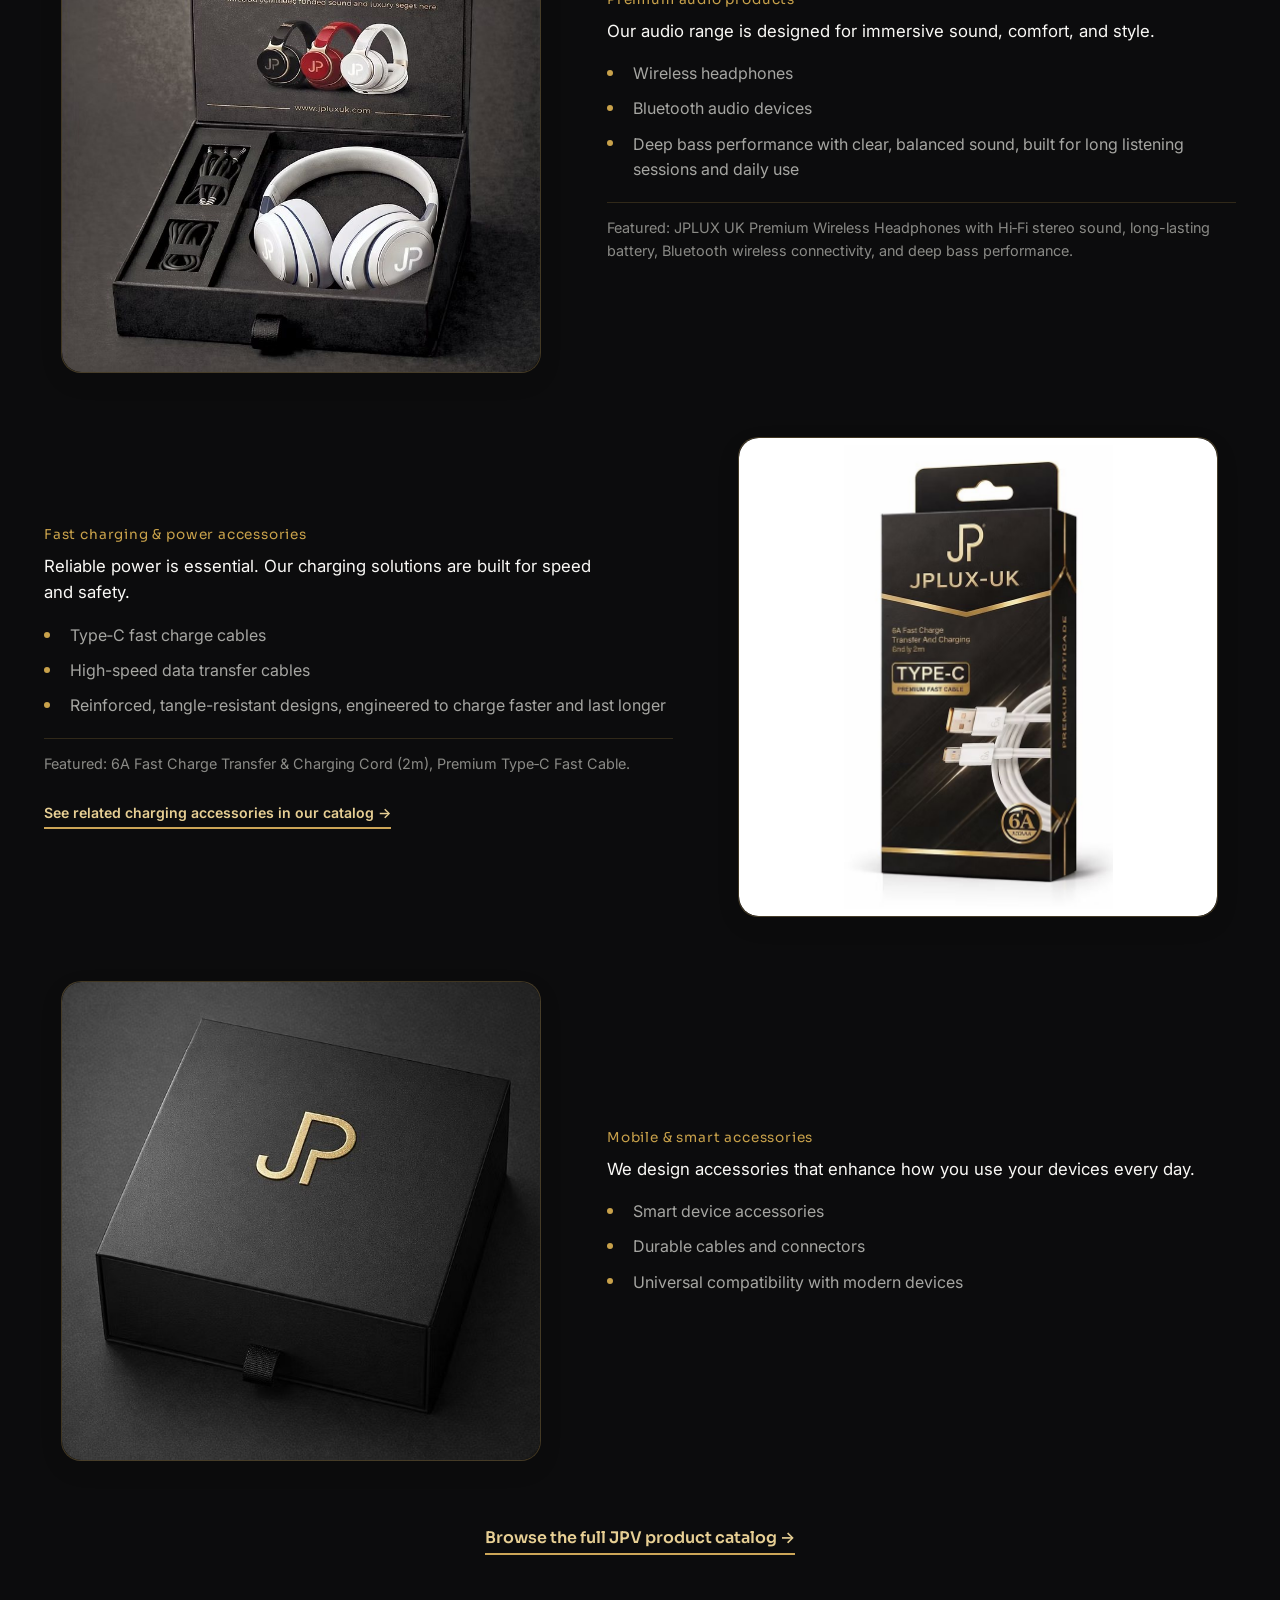
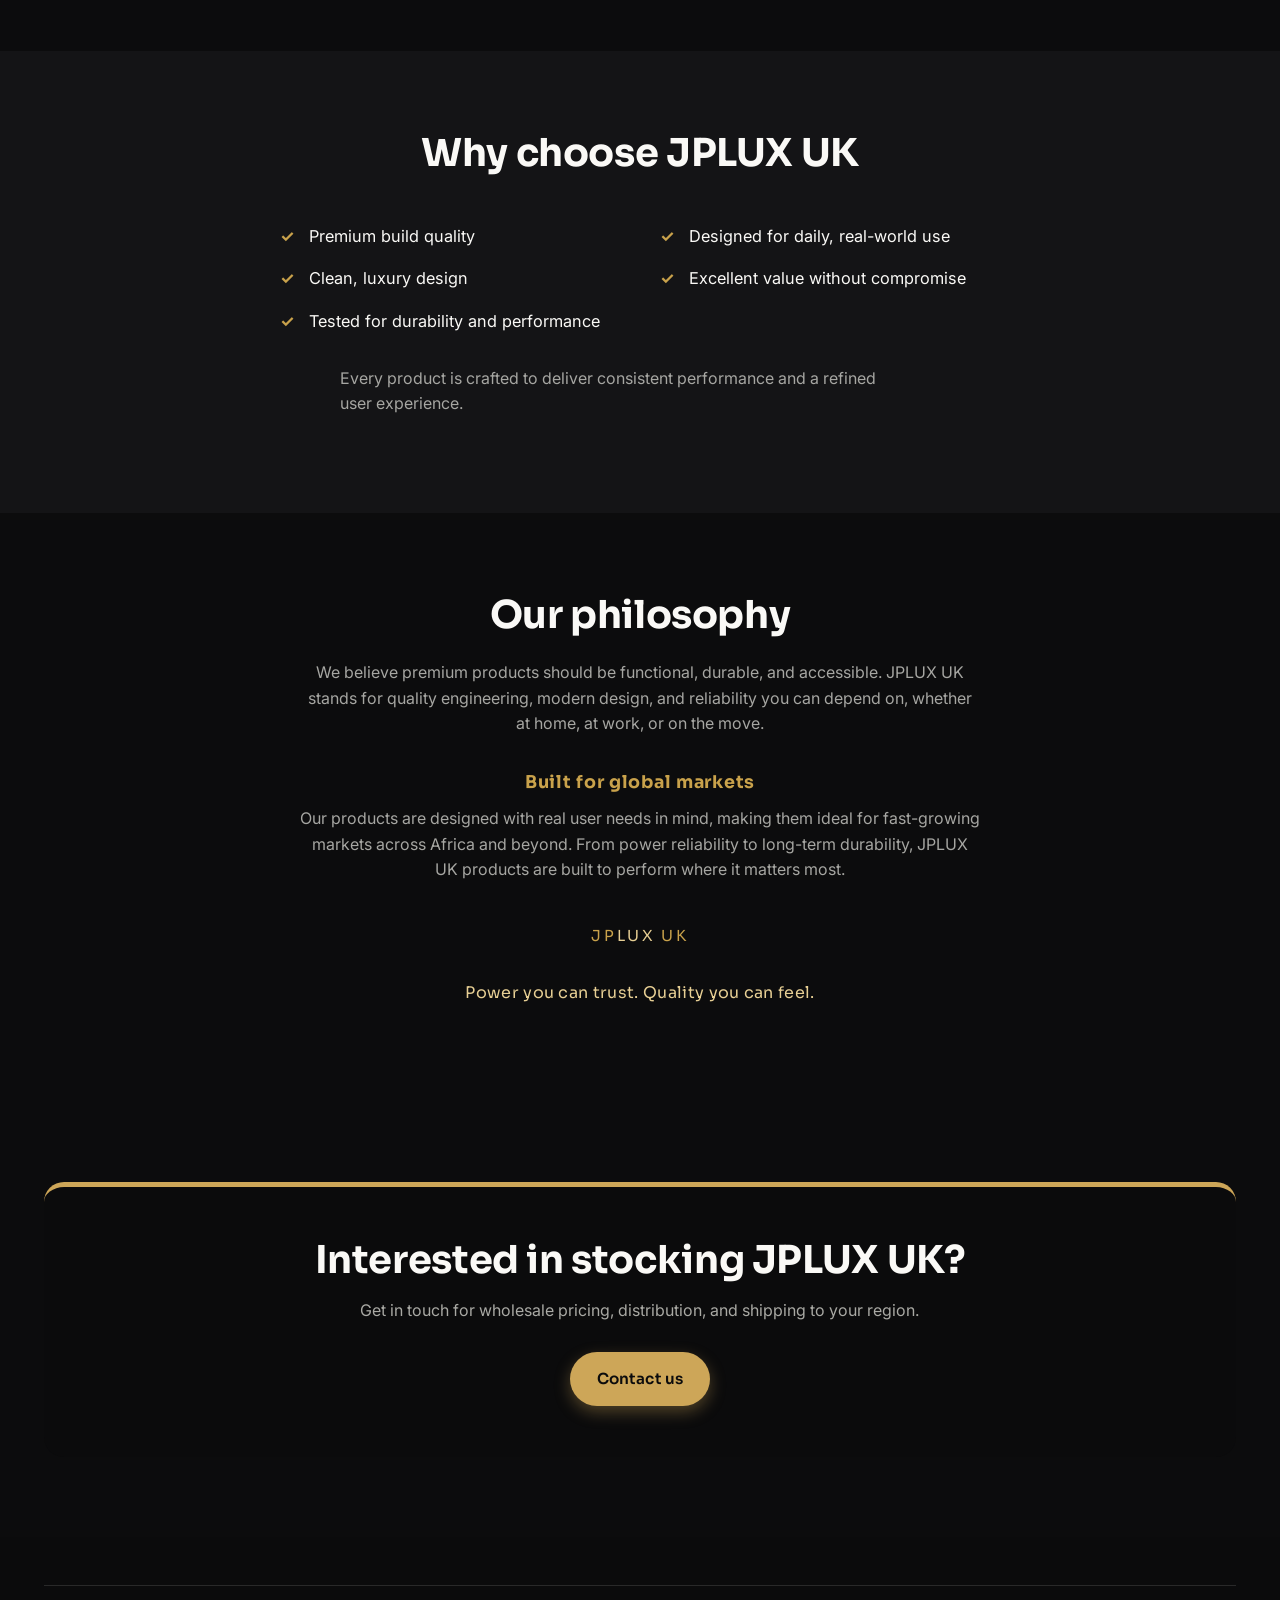
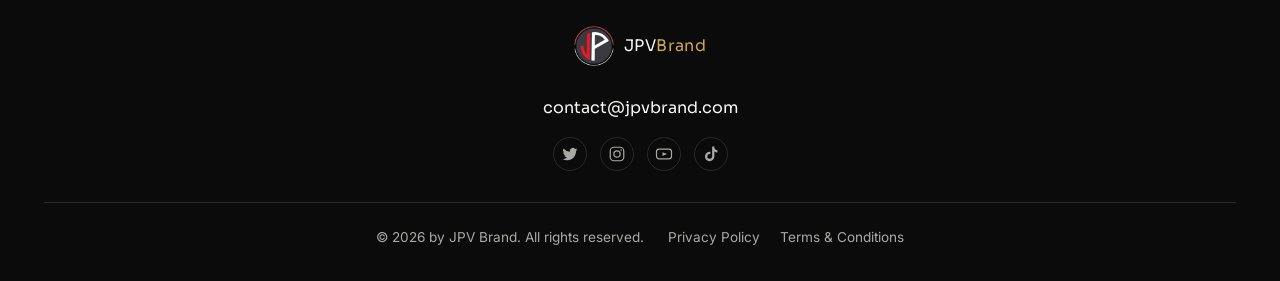
<file: jplux-uk.html>
<!DOCTYPE html>
<html lang="en">
<head>
<meta charset="UTF-8">
<meta name="viewport" content="width=device-width, initial-scale=1.0">
<link rel="icon" type="image/png" href="assets/images/jpv-logo-icon.png">
<link rel="apple-touch-icon" href="assets/images/jpv-logo-icon.png">
<title>JPLUX UK Premium Tech Accessories | JPV Brand</title>
<meta property="og:type" content="website">
<meta property="og:title" content="JPLUX UK Premium Tech Accessories | JPV Brand">
<meta property="og:description" content="JPLUX UK creates refined technology accessories: premium audio, fast charging, and mobile accessories, engineered for performance, durability, and timeless design.">
<meta property="og:image" content="assets/images/hero.jpg">
<meta name="twitter:card" content="summary_large_image">
<meta name="twitter:title" content="JPLUX UK Premium Tech Accessories | JPV Brand">
<meta name="twitter:description" content="JPLUX UK creates refined technology accessories: premium audio, fast charging, and mobile accessories, engineered for performance, durability, and timeless design.">
<meta name="description" content="JPLUX UK creates refined technology accessories: premium audio, fast charging, and mobile accessories, engineered for performance, durability, and timeless design.">
<link rel="preconnect" href="https://fonts.googleapis.com">
<link rel="preconnect" href="https://fonts.gstatic.com" crossorigin>
<link href="https://fonts.googleapis.com/css2?family=Sora:wght@400;500;600;700;800&family=Inter:wght@300;400;500;600;700&family=Cormorant+Garamond:wght@500;600&display=swap" rel="stylesheet">
<link rel="stylesheet" href="css/style.css">
<link rel="stylesheet" href="css/animations.css">
<link rel="stylesheet" href="css/chat-widget.css">
<link rel="stylesheet" href="css/jplux.css">
</head>
<body class="jplux">

<!-- ============ HEADER ============ -->
<header class="site-header jplux-header" id="top">
  <div class="header-inner">
    <a href="index.html" class="logo" aria-label="JPV Brand home">
      <img class="logo-mark" src="assets/images/jpv-logo-mark.png" alt="JPV Brand logo mark" width="42" height="42">
      <span class="logo-word">JPV<em>Brand</em></span>
    </a>

    <nav class="main-nav" id="mainNav">
      <a href="index.html#about">About</a>
      <a href="index.html#services">Services</a>
      <a href="exports.html">Exports</a>
      <a href="middle-east.html">Middle East</a>
      <a href="africa.html">Africa</a>
      <a href="europe.html">Europe</a>
      <a href="products.html">Products</a>
      <a href="jplux-uk.html" class="active">JPLUX UK</a>
      <a href="blog.html">Blog</a>
      <a href="contact.html" class="nav-cta">Contact</a>
    </nav>

    <button class="search-toggle" id="searchToggle" aria-label="Search the site" aria-expanded="false">
      <svg viewBox="0 0 24 24" width="20" height="20" aria-hidden="true"><circle cx="11" cy="11" r="7" fill="none" stroke="currentColor" stroke-width="2"/><line x1="16.3" y1="16.3" x2="21" y2="21" stroke="currentColor" stroke-width="2" stroke-linecap="round"/></svg>
    </button>
    <button class="nav-toggle" id="navToggle" aria-label="Toggle menu" aria-expanded="false">
      <span></span><span></span><span></span>
    </button>
  </div>

  <div class="search-panel" id="searchPanel">
    <div class="search-panel-inner">
      <label for="siteSearchInput" class="visually-hidden">Search the site</label>
      <input type="search" id="siteSearchInput" placeholder="Search projects, products, services...">
      <button class="search-close" id="searchClose" aria-label="Close search">&times;</button>
    </div>
    <div class="search-results" id="searchResults"></div>
  </div>
</header>

<main>

  <!-- ============ HERO ============ -->
  <section class="jplux-hero">
    <div class="jplux-hero-inner">
      <span class="jplux-wordmark">JP<em>LUX</em> UK</span>
      <h1>Premium tech accessories,<br>designed for modern life</h1>
      <p>At JPLUX UK, we create refined technology accessories that combine performance, durability, and timeless design. Our products are engineered to meet everyday needs while delivering a premium experience you can see, feel, and trust.</p>
      <a href="contact.html" class="btn btn-gold">Get in touch</a>
    </div>
  </section>

  <!-- ============ LOOKBOOK ============ -->
  <section class="jplux-section jplux-dark" id="lookbook">
    <div class="section-head left">
      <h2>The lookbook</h2>
    </div>
    <div class="jplux-lookbook">
      <figure class="jplux-lookbook-item">
        <img src="assets/images/jplux-headphones.jpg" alt="JPLUX UK Premium Wireless Headphones packaging photo">
        <figcaption>Premium Wireless Headphones</figcaption>
      </figure>
      <figure class="jplux-lookbook-item">
        <img class="fit-contain" src="assets/images/jplux-fast-charge-cable.jpg" alt="Type‑C Fast Charge Cable packaging photo">
        <figcaption>6A Fast Charge Cable, 2m</figcaption>
      </figure>
      <figure class="jplux-lookbook-item">
        <img src="assets/images/jplux-mobile-accessories.jpg" alt="Mobile & smart accessories photo">
        <figcaption>Mobile &amp; Smart Accessories</figcaption>
      </figure>
    </div>
  </section>

  <!-- ============ WHAT WE OFFER ============ -->
  <section class="jplux-section" id="what-we-offer">
    <div class="section-head left">
      <h2>What we offer</h2>
    </div>

    <div class="jplux-offer">
      <div class="jplux-offer-media">
        <div class="media-placeholder dark"><img src="assets/images/jplux-headphones.jpg" alt="JPLUX UK Premium Wireless Headphones packaging photo"></div>
      </div>
      <div class="jplux-offer-copy">
        <p class="jplux-eyebrow">Premium audio products</p>
        <p>Our audio range is designed for immersive sound, comfort, and style.</p>
        <ul class="jplux-list">
          <li>Wireless headphones</li>
          <li>Bluetooth audio devices</li>
          <li>Deep bass performance with clear, balanced sound, built for long listening sessions and daily use</li>
        </ul>
        <p class="jplux-note">Featured: JPLUX UK Premium Wireless Headphones with Hi‑Fi stereo sound, long-lasting battery, Bluetooth wireless connectivity, and deep bass performance.</p>
        </div>
    </div>

    <div class="jplux-offer reverse">
      <div class="jplux-offer-media">
        <div class="media-placeholder dark"><img class="fit-contain" src="assets/images/jplux-fast-charge-cable.jpg" alt="Type‑C Fast Charge Cable packaging photo"></div>
      </div>
      <div class="jplux-offer-copy">
        <p class="jplux-eyebrow">Fast charging &amp; power accessories</p>
        <p>Reliable power is essential. Our charging solutions are built for speed and safety.</p>
        <ul class="jplux-list">
          <li>Type‑C fast charge cables</li>
          <li>High-speed data transfer cables</li>
          <li>Reinforced, tangle-resistant designs, engineered to charge faster and last longer</li>
        </ul>
        <p class="jplux-note">Featured: 6A Fast Charge Transfer &amp; Charging Cord (2m), Premium Type‑C Fast Cable.</p>
        <a href="products.html#power-charging" class="text-link jplux-cross-link">See related charging accessories in our catalog →</a>
      </div>
    </div>

    <div class="jplux-offer">
      <div class="jplux-offer-media">
        <div class="media-placeholder dark"><img src="assets/images/jplux-mobile-accessories.jpg" alt="Mobile & smart accessories photo"></div>
      </div>
      <div class="jplux-offer-copy">
        <p class="jplux-eyebrow">Mobile &amp; smart accessories</p>
        <p>We design accessories that enhance how you use your devices every day.</p>
        <ul class="jplux-list">
          <li>Smart device accessories</li>
          <li>Durable cables and connectors</li>
          <li>Universal compatibility with modern devices</li>
        </ul>
        </div>
    </div>

    <p class="jplux-catalog-cta"><a href="products.html" class="text-link">Browse the full JPV product catalog →</a></p>
  </section>

  <!-- ============ WHY CHOOSE ============ -->
  <section class="jplux-section jplux-dark" id="why-choose">
    <div class="section-head left">
      <h2>Why choose JPLUX UK</h2>
    </div>
    <ul class="jplux-checklist">
      <li>Premium build quality</li>
      <li>Clean, luxury design</li>
      <li>Tested for durability and performance</li>
      <li>Designed for daily, real-world use</li>
      <li>Excellent value without compromise</li>
    </ul>
    <p class="jplux-lead">Every product is crafted to deliver consistent performance and a refined user experience.</p>
  </section>

  <!-- ============ PHILOSOPHY ============ -->
  <section class="jplux-section jplux-philosophy" id="philosophy">
    <div class="jplux-philosophy-inner">
      <h2>Our philosophy</h2>
      <p>We believe premium products should be functional, durable, and accessible. JPLUX UK stands for quality engineering, modern design, and reliability you can depend on, whether at home, at work, or on the move.</p>
      <h3>Built for global markets</h3>
      <p>Our products are designed with real user needs in mind, making them ideal for fast-growing markets across Africa and beyond. From power reliability to long-term durability, JPLUX UK products are built to perform where it matters most.</p>
      <div class="jplux-signoff">
        <span class="jplux-wordmark small">JP<em>LUX</em> UK</span>
        <p>Power you can trust. Quality you can feel.</p>
      </div>
    </div>
  </section>

  <!-- ============ CTA ============ -->
  <section class="section">
    <div class="promo-band">
      <div class="promo-copy">
        <h2>Interested in stocking JPLUX UK?</h2>
        <p>Get in touch for wholesale pricing, distribution, and shipping to your region.</p>
      </div>
      <a href="contact.html" class="btn btn-yellow">Contact us</a>
    </div>
  </section>

</main>

<!-- ============ FOOTER ============ -->
<footer class="site-footer">
  <div class="footer-inner">
    <div class="footer-top">
      <div class="footer-brand">
      <a href="index.html" class="logo small">
            <img class="logo-mark" src="assets/images/jpv-logo-mark-light.png" alt="JPV Brand logo mark" width="30" height="30">
            <span class="logo-word">JPV<em>Brand</em></span>
          </a>
      </div>
      <div class="footer-right">
        <p class="footer-contact"><a href="mailto:contact@jpvbrand.com">contact@jpvbrand.com</a></p>
        <div class="footer-social">
      <a href="https://x.com/jpvestate" aria-label="Twitter / X" target="_blank" rel="noopener">
        <svg viewBox="0 0 24 24" width="18"><path fill="currentColor" d="M22 5.9c-.7.3-1.5.5-2.3.6.8-.5 1.5-1.3 1.7-2.3-.8.5-1.7.8-2.6 1a4.1 4.1 0 0 0-7 3.7A11.6 11.6 0 0 1 3.4 4.6a4.1 4.1 0 0 0 1.3 5.5c-.7 0-1.3-.2-1.9-.5v.1c0 2 1.4 3.6 3.3 4a4.1 4.1 0 0 1-1.9.1 4.1 4.1 0 0 0 3.8 2.8A8.2 8.2 0 0 1 2 18.6a11.6 11.6 0 0 0 6.3 1.8c7.5 0 11.7-6.3 11.7-11.7v-.5c.8-.6 1.5-1.3 2-2.1Z"/></svg>
      </a>
      <a href="https://www.instagram.com/jpvestate/" aria-label="Instagram" target="_blank" rel="noopener">
        <svg viewBox="0 0 24 24" width="18"><rect x="3" y="3" width="18" height="18" rx="5" fill="none" stroke="currentColor" stroke-width="1.6"/><circle cx="12" cy="12" r="4.2" fill="none" stroke="currentColor" stroke-width="1.6"/><circle cx="17.4" cy="6.6" r="1.1" fill="currentColor"/></svg>
      </a>
      <a href="https://www.youtube.com/channel/UCHBNSMVRemeQUBlEAEQWsZw" aria-label="YouTube" target="_blank" rel="noopener">
        <svg viewBox="0 0 24 24" width="18"><rect x="2" y="5.5" width="20" height="13" rx="3.5" fill="none" stroke="currentColor" stroke-width="1.6"/><path d="M10 9.5l6 2.5-6 2.5Z" fill="currentColor"/></svg>
      </a>
      <a href="https://www.tiktok.com/@jpv_brand" aria-label="TikTok" target="_blank" rel="noopener">
        <svg viewBox="0 0 24 24" width="18"><path fill="currentColor" d="M16.5 2h-3v13.2a3.2 3.2 0 1 1-2.3-3.1v-3.1a6.3 6.3 0 1 0 5.3 6.2V8.8c1.1.8 2.5 1.3 4 1.3V7.1c-2.1 0-3.9-1.6-4-4V2Z"/></svg>
      </a>
    </div>
      </div>
    </div>
    <div class="footer-bottom">
      <p class="footer-copy">© 2026 by JPV Brand. All rights reserved.</p>
      <div class="footer-legal">
        <a href="privacy-policy.html">Privacy Policy</a>
        <a href="terms-conditions.html">Terms &amp; Conditions</a>
      </div>
    </div>
  </div>
</footer>

<!-- ============ CHAT WIDGET ============ -->
<div class="chat-widget" id="chatWidget">
  <div class="chat-panel" id="chatPanel" aria-hidden="true">
    <div class="chat-panel-head">
      <div class="chat-avatar">
        <img src="assets/images/jpv-logo-mark-light.png" alt="" width="34" height="34">
      </div>
      <div class="chat-head-text">
        <strong>JPV Brand</strong>
        <span>We reply by email, usually within 1 business day</span>
      </div>
      <button type="button" class="chat-panel-close" id="chatPanelClose" aria-label="Close chat">&times;</button>
    </div>

    <div class="chat-panel-body">
      <div class="chat-bubble">
        <span class="chat-wave" aria-hidden="true">&#128075;</span>
        Hi! Welcome to <strong>JPV Brand</strong>. What can we help you with?
      </div>

      <div class="chat-quick-options" id="chatQuickOptions">
        <button type="button" class="chat-option" data-prompt="Hi, I'd like an export quote for: ">&#128666; Get an export quote</button>
        <button type="button" class="chat-option" data-prompt="Hi, I'm interested in JPLUX UK products: ">&#128230; JPLUX UK products</button>
        <button type="button" class="chat-option" data-prompt="Hi, I have a question about a current project: ">&#127968; Ask about a project</button>
        <button type="button" class="chat-option" data-prompt="Hi, ">&#128172; Something else</button>
      </div>
    </div>

    <form class="chat-panel-input" id="chatForm">
      <label for="chatMessage" class="visually-hidden">Your message</label>
      <textarea id="chatMessage" rows="1" placeholder="Type a message..." required></textarea>
      <button type="submit" class="chat-send" aria-label="Send message">
        <svg viewBox="0 0 24 24" width="18" height="18" aria-hidden="true"><path d="M3 11.5 20.5 4 13 21.5l-2.7-7.3L3 11.5Z" fill="none" stroke="currentColor" stroke-width="1.8" stroke-linejoin="round" stroke-linecap="round"/></svg>
      </button>
    </form>
    <p class="chat-panel-note">Sending opens your email app with this message addressed to us</p>
  </div>

  <button type="button" class="chat-toggle" id="chatToggle" aria-label="Open chat" aria-expanded="false">
    <svg class="chat-icon-open" viewBox="0 0 24 24" width="26" height="26" aria-hidden="true"><path d="M4 4h16v12H8l-4 4V4Z" fill="none" stroke="currentColor" stroke-width="1.8" stroke-linejoin="round"/></svg>
    <svg class="chat-icon-close" viewBox="0 0 24 24" width="22" height="22" aria-hidden="true"><line x1="5" y1="5" x2="19" y2="19" stroke="currentColor" stroke-width="2" stroke-linecap="round"/><line x1="19" y1="5" x2="5" y2="19" stroke="currentColor" stroke-width="2" stroke-linecap="round"/></svg>
  </button>
</div>


<script src="js/script.js"></script>
<script src="js/animations.js"></script>
<script src="js/chat-widget.js"></script>
</body>
</html>
</file>
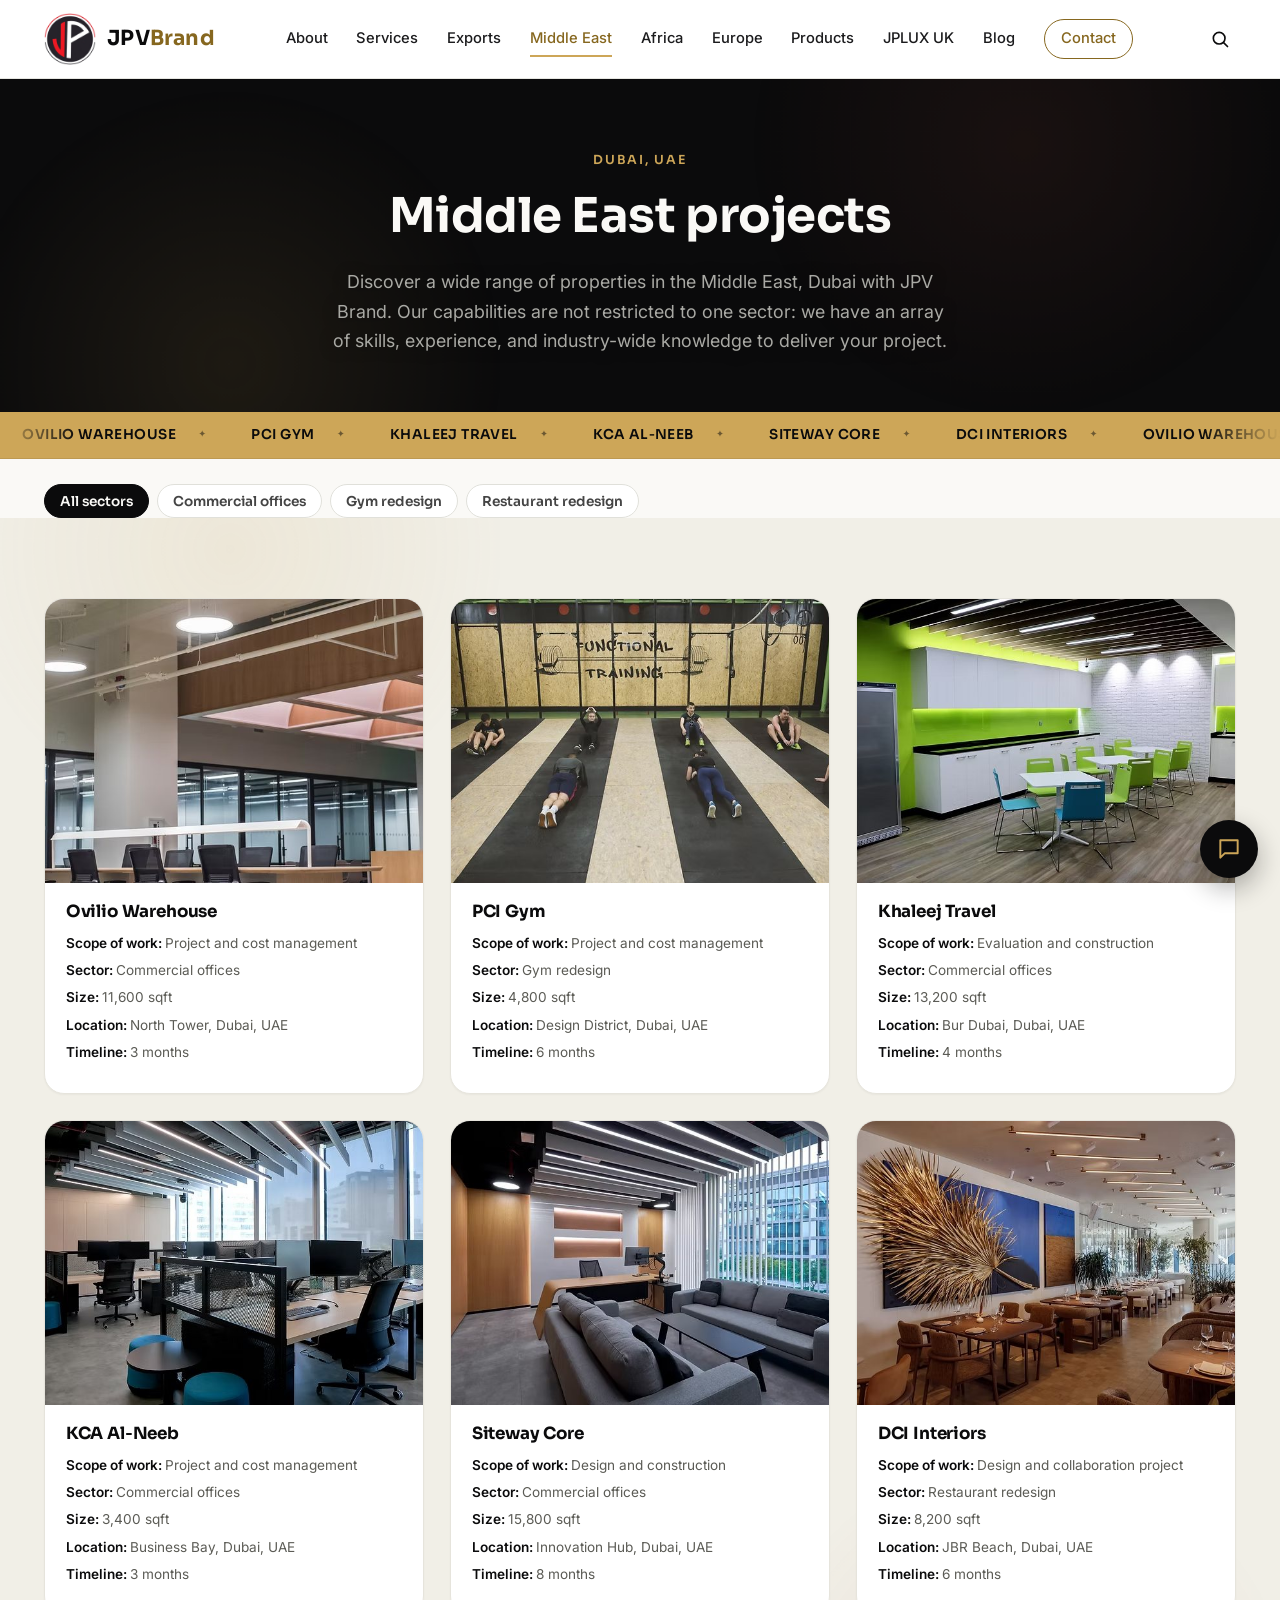
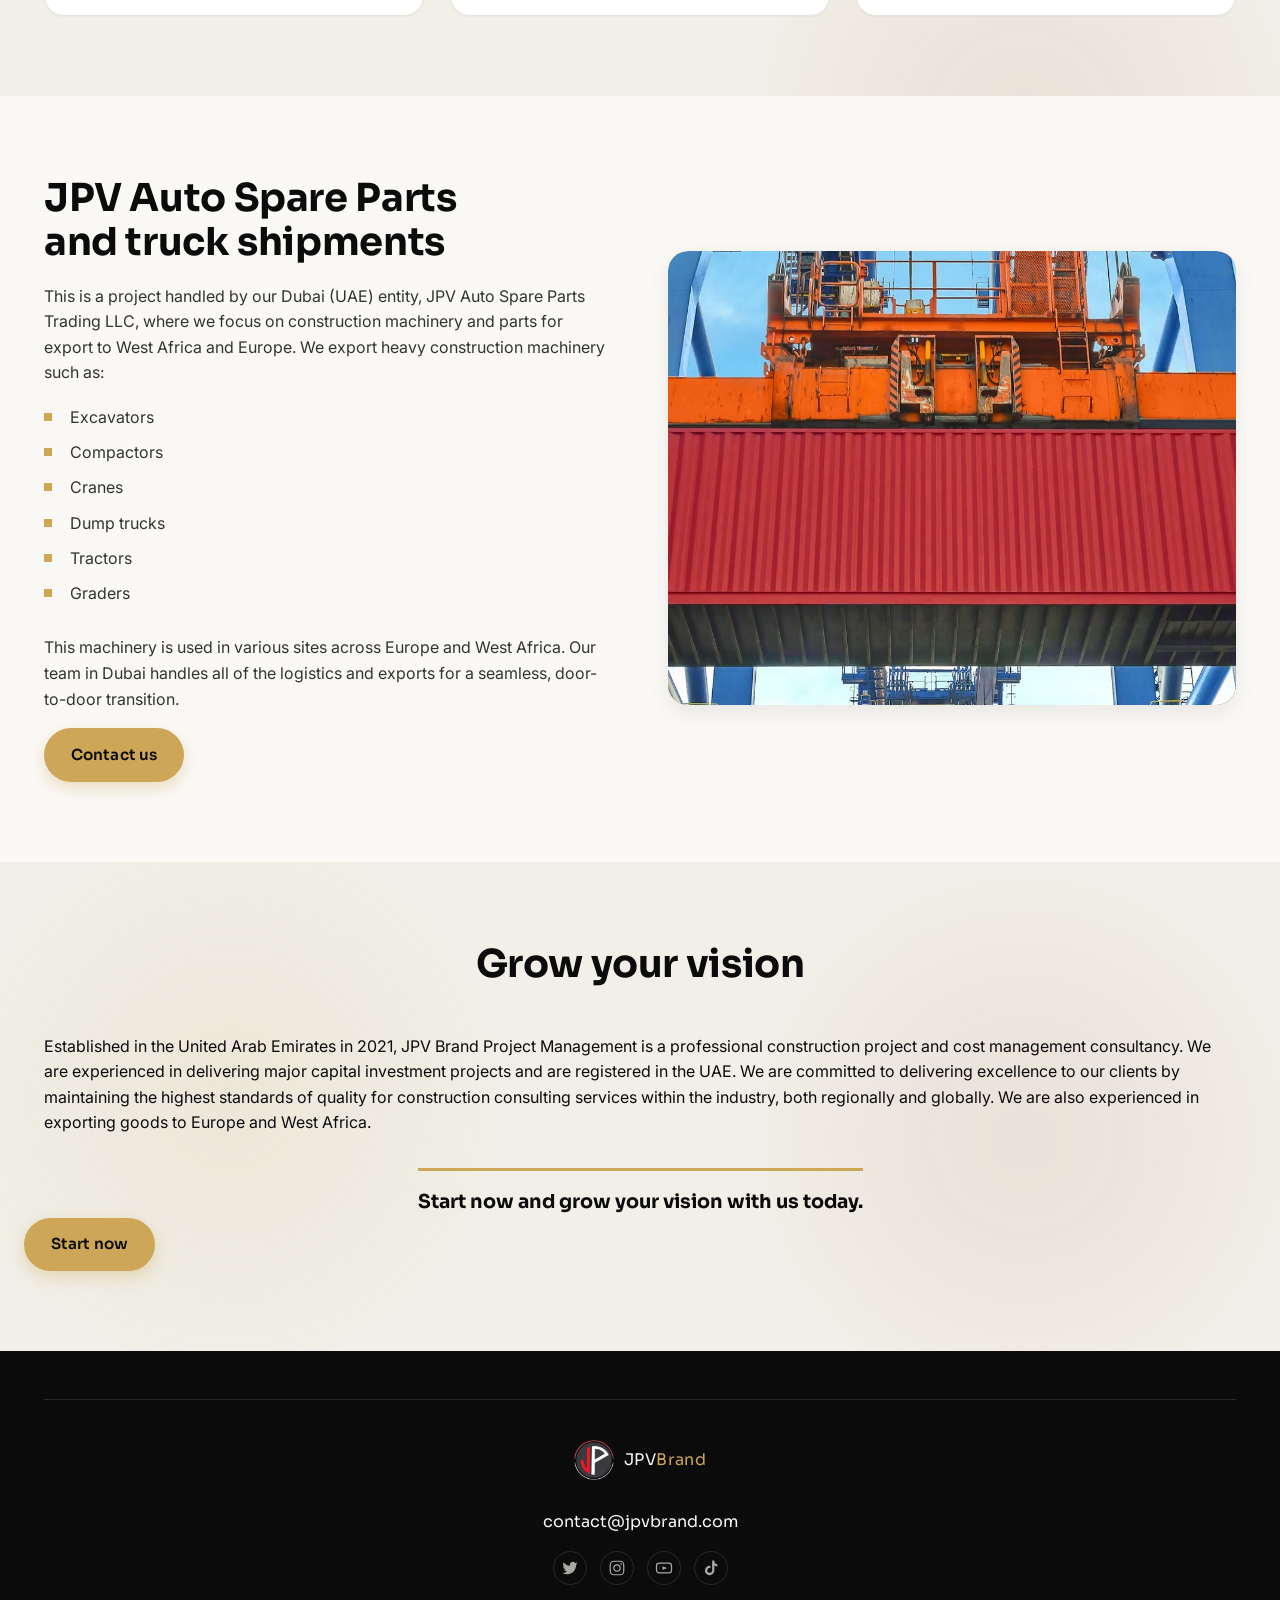
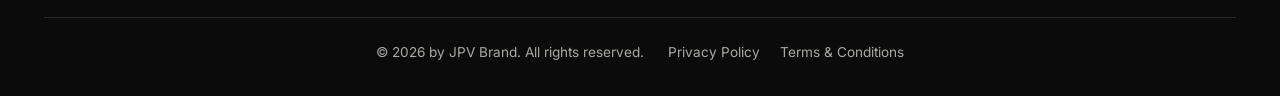
<file: middle-east.html>
<!DOCTYPE html>
<html lang="en">
<head>
<meta charset="UTF-8">
<meta name="viewport" content="width=device-width, initial-scale=1.0">
<link rel="icon" type="image/png" href="assets/images/jpv-logo-icon.png">
<link rel="apple-touch-icon" href="assets/images/jpv-logo-icon.png">
<title>Middle East Projects | JPV Brand</title>
<meta property="og:type" content="website">
<meta property="og:title" content="Middle East Projects | JPV Brand">
<meta property="og:description" content="JPV Brand Project Management delivers construction project and cost management consultancy across Dubai and the Middle East.">
<meta property="og:image" content="assets/images/hero.jpg">
<meta name="twitter:card" content="summary_large_image">
<meta name="twitter:title" content="Middle East Projects | JPV Brand">
<meta name="twitter:description" content="JPV Brand Project Management delivers construction project and cost management consultancy across Dubai and the Middle East.">
<meta name="description" content="JPV Brand Project Management delivers construction project and cost management consultancy across Dubai and the Middle East.">
<link rel="preconnect" href="https://fonts.googleapis.com">
<link rel="preconnect" href="https://fonts.gstatic.com" crossorigin>
<link href="https://fonts.googleapis.com/css2?family=Sora:wght@400;500;600;700;800&family=Inter:wght@300;400;500;600;700&display=swap" rel="stylesheet">
<link rel="stylesheet" href="css/style.css">
<link rel="stylesheet" href="css/animations.css">
<link rel="stylesheet" href="css/chat-widget.css">
</head>
<body>

<!-- ============ HEADER ============ -->
<header class="site-header" id="top">
  <div class="header-inner">
    <a href="index.html" class="logo" aria-label="JPV Brand home">
      <img class="logo-mark" src="assets/images/jpv-logo-mark.png" alt="JPV Brand logo mark" width="42" height="42">
      <span class="logo-word">JPV<em>Brand</em></span>
    </a>

    <nav class="main-nav" id="mainNav">
      <a href="index.html#about">About</a>
      <a href="index.html#services">Services</a>
      <a href="exports.html">Exports</a>
      <a href="middle-east.html" class="active">Middle East</a>
      <a href="africa.html">Africa</a>
      <a href="europe.html">Europe</a>
      <a href="products.html">Products</a>
      <a href="jplux-uk.html">JPLUX UK</a>
      <a href="blog.html">Blog</a>
      <a href="contact.html" class="nav-cta">Contact</a>
    </nav>

    <button class="search-toggle" id="searchToggle" aria-label="Search the site" aria-expanded="false">
      <svg viewBox="0 0 24 24" width="20" height="20" aria-hidden="true"><circle cx="11" cy="11" r="7" fill="none" stroke="currentColor" stroke-width="2"/><line x1="16.3" y1="16.3" x2="21" y2="21" stroke="currentColor" stroke-width="2" stroke-linecap="round"/></svg>
    </button>
    <button class="nav-toggle" id="navToggle" aria-label="Toggle menu" aria-expanded="false">
      <span></span><span></span><span></span>
    </button>
  </div>

  <div class="search-panel" id="searchPanel">
    <div class="search-panel-inner">
      <label for="siteSearchInput" class="visually-hidden">Search the site</label>
      <input type="search" id="siteSearchInput" placeholder="Search projects, products, services...">
      <button class="search-close" id="searchClose" aria-label="Close search">&times;</button>
    </div>
    <div class="search-results" id="searchResults"></div>
  </div>
</header>

<main>

  <!-- ============ PAGE INTRO ============ -->
  <section class="page-hero">
    <div class="page-hero-inner">
      <p class="kicker">Dubai, UAE</p>
      <h1>Middle East projects</h1>
      <p class="hero-lead">Discover a wide range of properties in the Middle East, Dubai with JPV Brand. Our capabilities are not restricted to one sector: we have an array of skills, experience, and industry-wide knowledge to deliver your project.</p>
    </div>
  </section>

  <!-- ============ MOVING TEXT STRIP ============ -->
  <div class="marquee-strip" aria-hidden="true">
    <div class="marquee" style="--marquee-speed:30s">
      <div class="marquee-track"><span>Ovilio Warehouse</span><span>PCI Gym</span><span>Khaleej Travel</span><span>KCA Al‑Neeb</span><span>Siteway Core</span><span>DCI Interiors</span></div>
    </div>
  </div>


  <!-- ============ SECTOR FILTER ============ -->
  <nav class="status-filter" aria-label="Filter case studies by sector">
    <button type="button" class="status-btn active" data-filter="all">All sectors</button>
    <button type="button" class="status-btn" data-filter="commercial-offices">Commercial offices</button>
    <button type="button" class="status-btn" data-filter="gym-redesign">Gym redesign</button>
    <button type="button" class="status-btn" data-filter="restaurant-redesign">Restaurant redesign</button>
  </nav>

  <!-- ============ CASE STUDIES ============ -->
  <section class="section section-dark">
    <div class="case-grid">
      <article class="case-card" id="ovilio-warehouse" data-status="commercial-offices">
        <div class="case-media"><img src="assets/images/me-ovilio-warehouse.jpg" alt="Ovilio Warehouse, Dubai"></div>
        <div class="case-body">
          <h3>Ovilio Warehouse</h3>
          <dl class="case-meta">
            <div><dt>Scope of work</dt><dd>Project and cost management</dd></div>
            <div><dt>Sector</dt><dd>Commercial offices</dd></div>
            <div><dt>Size</dt><dd>11,600 sqft</dd></div>
            <div><dt>Location</dt><dd>North Tower, Dubai, UAE</dd></div>
            <div><dt>Timeline</dt><dd>3 months</dd></div>
          </dl>
        </div>
      </article>
      <article class="case-card" id="pci-gym" data-status="gym-redesign">
        <div class="case-media"><img src="assets/images/me-pci-gym.jpg" alt="PCI Gym, Dubai"></div>
        <div class="case-body">
          <h3>PCI Gym</h3>
          <dl class="case-meta">
            <div><dt>Scope of work</dt><dd>Project and cost management</dd></div>
            <div><dt>Sector</dt><dd>Gym redesign</dd></div>
            <div><dt>Size</dt><dd>4,800 sqft</dd></div>
            <div><dt>Location</dt><dd>Design District, Dubai, UAE</dd></div>
            <div><dt>Timeline</dt><dd>6 months</dd></div>
          </dl>
        </div>
      </article>
      <article class="case-card" id="khaleej-travel" data-status="commercial-offices">
        <div class="case-media"><img src="assets/images/me-khaleej-travel.jpg" alt="Khaleej Travel, Bur Dubai"></div>
        <div class="case-body">
          <h3>Khaleej Travel</h3>
          <dl class="case-meta">
            <div><dt>Scope of work</dt><dd>Evaluation and construction</dd></div>
            <div><dt>Sector</dt><dd>Commercial offices</dd></div>
            <div><dt>Size</dt><dd>13,200 sqft</dd></div>
            <div><dt>Location</dt><dd>Bur Dubai, Dubai, UAE</dd></div>
            <div><dt>Timeline</dt><dd>4 months</dd></div>
          </dl>
        </div>
      </article>
      <article class="case-card" id="kca-al-neeb" data-status="commercial-offices">
        <div class="case-media"><img src="assets/images/me-kca-alneeb.jpg" alt="KCA Al-Neeb, Business Bay"></div>
        <div class="case-body">
          <h3>KCA Al‑Neeb</h3>
          <dl class="case-meta">
            <div><dt>Scope of work</dt><dd>Project and cost management</dd></div>
            <div><dt>Sector</dt><dd>Commercial offices</dd></div>
            <div><dt>Size</dt><dd>3,400 sqft</dd></div>
            <div><dt>Location</dt><dd>Business Bay, Dubai, UAE</dd></div>
            <div><dt>Timeline</dt><dd>3 months</dd></div>
          </dl>
        </div>
      </article>
      <article class="case-card" id="siteway-core" data-status="commercial-offices">
        <div class="case-media"><img src="assets/images/me-siteway-core.jpg" alt="Siteway Core innovation hub"></div>
        <div class="case-body">
          <h3>Siteway Core</h3>
          <dl class="case-meta">
            <div><dt>Scope of work</dt><dd>Design and construction</dd></div>
            <div><dt>Sector</dt><dd>Commercial offices</dd></div>
            <div><dt>Size</dt><dd>15,800 sqft</dd></div>
            <div><dt>Location</dt><dd>Innovation Hub, Dubai, UAE</dd></div>
            <div><dt>Timeline</dt><dd>8 months</dd></div>
          </dl>
        </div>
      </article>
      <article class="case-card" id="dci-interiors" data-status="restaurant-redesign">
        <div class="case-media"><img src="assets/images/me-dci-interiors.jpg" alt="DCI Interiors, JBR beach"></div>
        <div class="case-body">
          <h3>DCI Interiors</h3>
          <dl class="case-meta">
            <div><dt>Scope of work</dt><dd>Design and collaboration project</dd></div>
            <div><dt>Sector</dt><dd>Restaurant redesign</dd></div>
            <div><dt>Size</dt><dd>8,200 sqft</dd></div>
            <div><dt>Location</dt><dd>JBR Beach, Dubai, UAE</dd></div>
            <div><dt>Timeline</dt><dd>6 months</dd></div>
          </dl>
        </div>
      </article>
    </div>
  </section>

  <!-- ============ AUTO SPARE PARTS & TRUCK SHIPMENTS ============ -->
  <section class="section">
    <div class="section-grid">
      <div class="text-block">
        <h2>JPV Auto Spare Parts and truck shipments</h2>
        <p>This is a project handled by our Dubai (UAE) entity, JPV Auto Spare Parts Trading LLC, where we focus on construction machinery and parts for export to West Africa and Europe. We export heavy construction machinery such as:</p>
        <ul class="tick-list">
          <li>Excavators</li>
          <li>Compactors</li>
          <li>Cranes</li>
          <li>Dump trucks</li>
          <li>Tractors</li>
          <li>Graders</li>
        </ul>
        <p>This machinery is used in various sites across Europe and West Africa. Our team in Dubai handles all of the logistics and exports for a seamless, door-to-door transition.</p>
        <a href="contact.html" class="btn btn-yellow">Contact us</a>
      </div>
      <div class="media-block">
        <div class="media-placeholder yellow">
          <img src="assets/images/me-auto-spare-parts.jpg" alt="Crane and shipping container machinery">
        </div>
      </div>
    </div>
  </section>

  <!-- ============ GROW YOUR VISION ============ -->
  <section class="section section-dark" id="grow-your-vision">
    <div class="section-head left">
      <h2>Grow your vision</h2>
    </div>
    <p>Established in the United Arab Emirates in 2021, JPV Brand Project Management is a professional construction project and cost management consultancy. We are experienced in delivering major capital investment projects and are registered in the UAE. We are committed to delivering excellence to our clients by maintaining the highest standards of quality for construction consulting services within the industry, both regionally and globally. We are also experienced in exporting goods to Europe and West Africa.</p>
    <p class="story-tagline">Start now and grow your vision with us today.</p>
    <a href="contact.html" class="btn btn-yellow">Start now</a>
  </section>

</main>

<!-- ============ FOOTER ============ -->
<footer class="site-footer">
  <div class="footer-inner">
    <div class="footer-top">
      <div class="footer-brand">
      <a href="index.html" class="logo small">
            <img class="logo-mark" src="assets/images/jpv-logo-mark-light.png" alt="JPV Brand logo mark" width="30" height="30">
            <span class="logo-word">JPV<em>Brand</em></span>
          </a>
      </div>
      <div class="footer-right">
        <p class="footer-contact"><a href="mailto:contact@jpvbrand.com">contact@jpvbrand.com</a></p>
        <div class="footer-social">
      <a href="https://x.com/jpvestate" aria-label="Twitter / X" target="_blank" rel="noopener">
        <svg viewBox="0 0 24 24" width="18"><path fill="currentColor" d="M22 5.9c-.7.3-1.5.5-2.3.6.8-.5 1.5-1.3 1.7-2.3-.8.5-1.7.8-2.6 1a4.1 4.1 0 0 0-7 3.7A11.6 11.6 0 0 1 3.4 4.6a4.1 4.1 0 0 0 1.3 5.5c-.7 0-1.3-.2-1.9-.5v.1c0 2 1.4 3.6 3.3 4a4.1 4.1 0 0 1-1.9.1 4.1 4.1 0 0 0 3.8 2.8A8.2 8.2 0 0 1 2 18.6a11.6 11.6 0 0 0 6.3 1.8c7.5 0 11.7-6.3 11.7-11.7v-.5c.8-.6 1.5-1.3 2-2.1Z"/></svg>
      </a>
      <a href="https://www.instagram.com/jpvestate/" aria-label="Instagram" target="_blank" rel="noopener">
        <svg viewBox="0 0 24 24" width="18"><rect x="3" y="3" width="18" height="18" rx="5" fill="none" stroke="currentColor" stroke-width="1.6"/><circle cx="12" cy="12" r="4.2" fill="none" stroke="currentColor" stroke-width="1.6"/><circle cx="17.4" cy="6.6" r="1.1" fill="currentColor"/></svg>
      </a>
      <a href="https://www.youtube.com/channel/UCHBNSMVRemeQUBlEAEQWsZw" aria-label="YouTube" target="_blank" rel="noopener">
        <svg viewBox="0 0 24 24" width="18"><rect x="2" y="5.5" width="20" height="13" rx="3.5" fill="none" stroke="currentColor" stroke-width="1.6"/><path d="M10 9.5l6 2.5-6 2.5Z" fill="currentColor"/></svg>
      </a>
      <a href="https://www.tiktok.com/@jpv_brand" aria-label="TikTok" target="_blank" rel="noopener">
        <svg viewBox="0 0 24 24" width="18"><path fill="currentColor" d="M16.5 2h-3v13.2a3.2 3.2 0 1 1-2.3-3.1v-3.1a6.3 6.3 0 1 0 5.3 6.2V8.8c1.1.8 2.5 1.3 4 1.3V7.1c-2.1 0-3.9-1.6-4-4V2Z"/></svg>
      </a>
    </div>
      </div>
    </div>
    <div class="footer-bottom">
      <p class="footer-copy">© 2026 by JPV Brand. All rights reserved.</p>
      <div class="footer-legal">
        <a href="privacy-policy.html">Privacy Policy</a>
        <a href="terms-conditions.html">Terms &amp; Conditions</a>
      </div>
    </div>
  </div>
</footer>

<!-- ============ CHAT WIDGET ============ -->
<div class="chat-widget" id="chatWidget">
  <div class="chat-panel" id="chatPanel" aria-hidden="true">
    <div class="chat-panel-head">
      <div class="chat-avatar">
        <img src="assets/images/jpv-logo-mark-light.png" alt="" width="34" height="34">
      </div>
      <div class="chat-head-text">
        <strong>JPV Brand</strong>
        <span>We reply by email, usually within 1 business day</span>
      </div>
      <button type="button" class="chat-panel-close" id="chatPanelClose" aria-label="Close chat">&times;</button>
    </div>

    <div class="chat-panel-body">
      <div class="chat-bubble">
        <span class="chat-wave" aria-hidden="true">&#128075;</span>
        Hi! Welcome to <strong>JPV Brand</strong>. What can we help you with?
      </div>

      <div class="chat-quick-options" id="chatQuickOptions">
        <button type="button" class="chat-option" data-prompt="Hi, I'd like an export quote for: ">&#128666; Get an export quote</button>
        <button type="button" class="chat-option" data-prompt="Hi, I'm interested in JPLUX UK products: ">&#128230; JPLUX UK products</button>
        <button type="button" class="chat-option" data-prompt="Hi, I have a question about a current project: ">&#127968; Ask about a project</button>
        <button type="button" class="chat-option" data-prompt="Hi, ">&#128172; Something else</button>
      </div>
    </div>

    <form class="chat-panel-input" id="chatForm">
      <label for="chatMessage" class="visually-hidden">Your message</label>
      <textarea id="chatMessage" rows="1" placeholder="Type a message..." required></textarea>
      <button type="submit" class="chat-send" aria-label="Send message">
        <svg viewBox="0 0 24 24" width="18" height="18" aria-hidden="true"><path d="M3 11.5 20.5 4 13 21.5l-2.7-7.3L3 11.5Z" fill="none" stroke="currentColor" stroke-width="1.8" stroke-linejoin="round" stroke-linecap="round"/></svg>
      </button>
    </form>
    <p class="chat-panel-note">Sending opens your email app with this message addressed to us</p>
  </div>

  <button type="button" class="chat-toggle" id="chatToggle" aria-label="Open chat" aria-expanded="false">
    <svg class="chat-icon-open" viewBox="0 0 24 24" width="26" height="26" aria-hidden="true"><path d="M4 4h16v12H8l-4 4V4Z" fill="none" stroke="currentColor" stroke-width="1.8" stroke-linejoin="round"/></svg>
    <svg class="chat-icon-close" viewBox="0 0 24 24" width="22" height="22" aria-hidden="true"><line x1="5" y1="5" x2="19" y2="19" stroke="currentColor" stroke-width="2" stroke-linecap="round"/><line x1="19" y1="5" x2="5" y2="19" stroke="currentColor" stroke-width="2" stroke-linecap="round"/></svg>
  </button>
</div>


<script src="js/script.js"></script>
<script src="js/project-status.js"></script>
<script src="js/animations.js"></script>
<script src="js/chat-widget.js"></script>
</body>
</html>
</file>
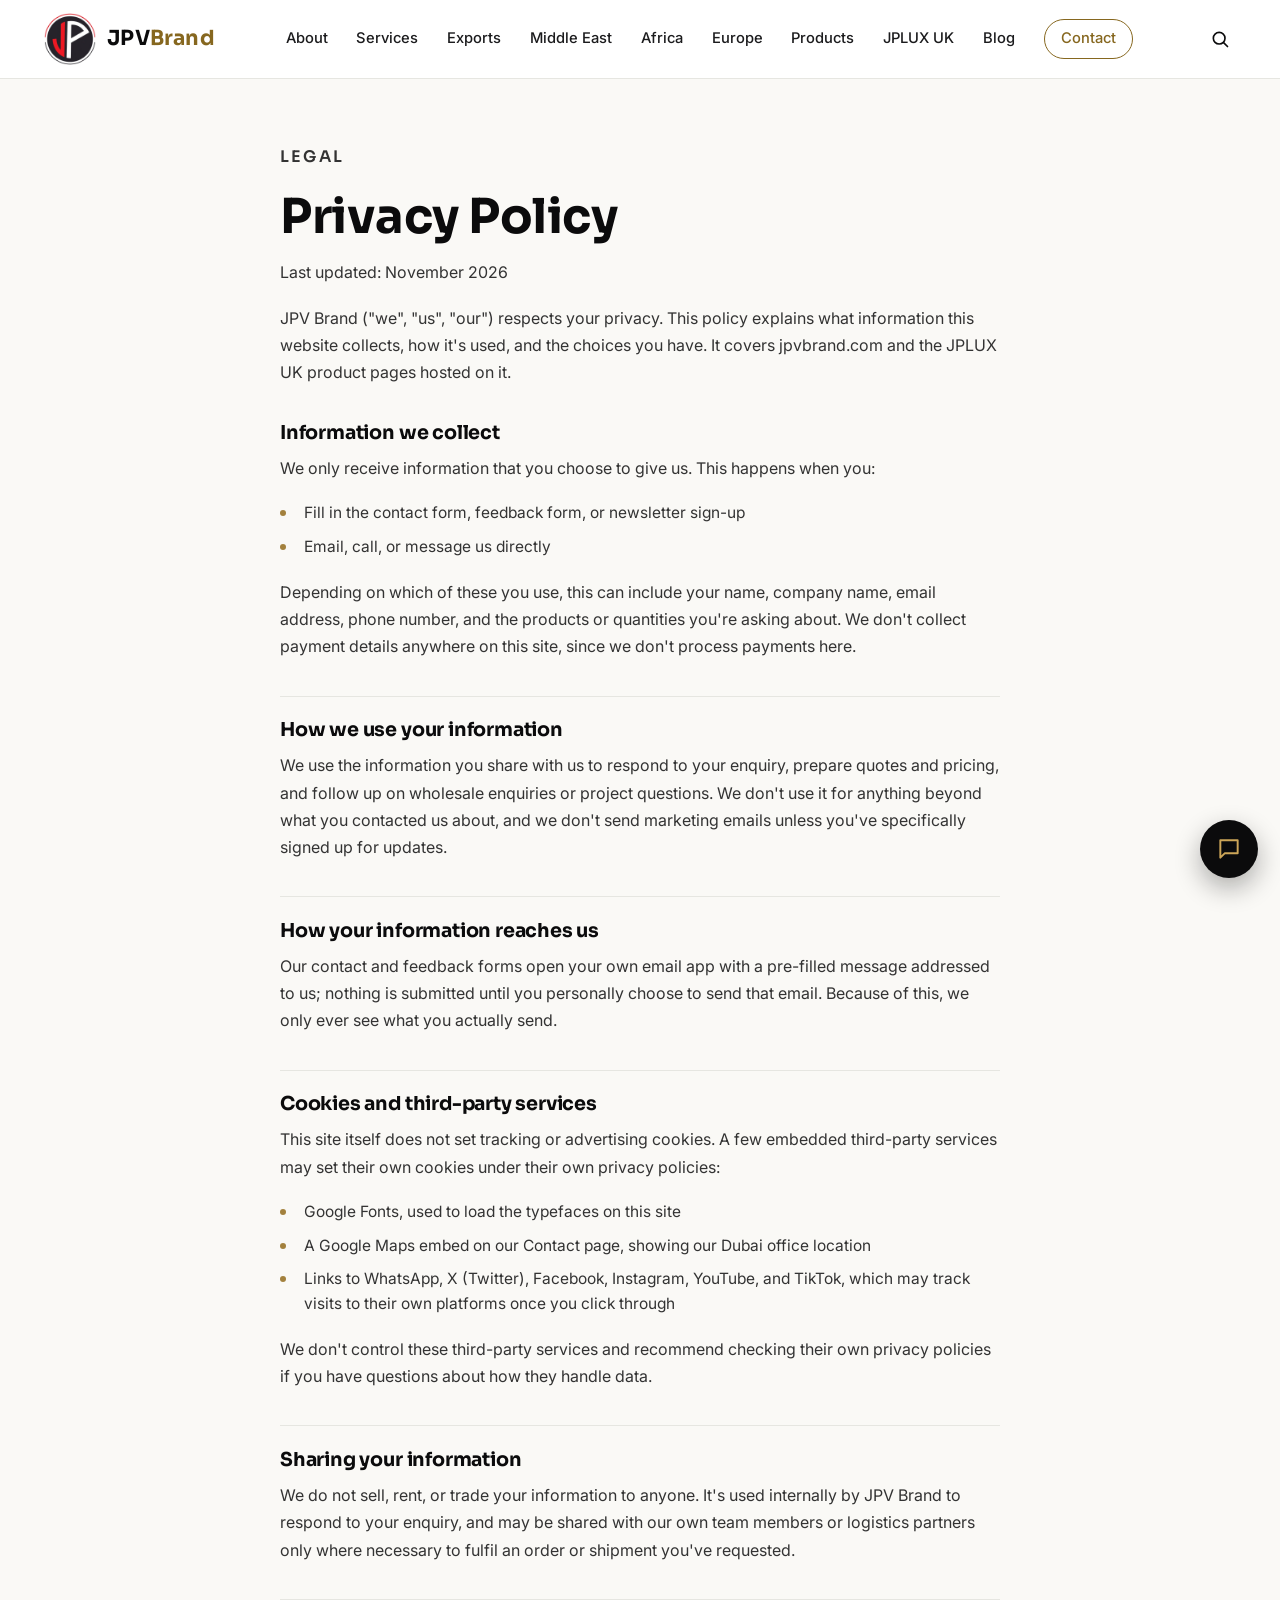
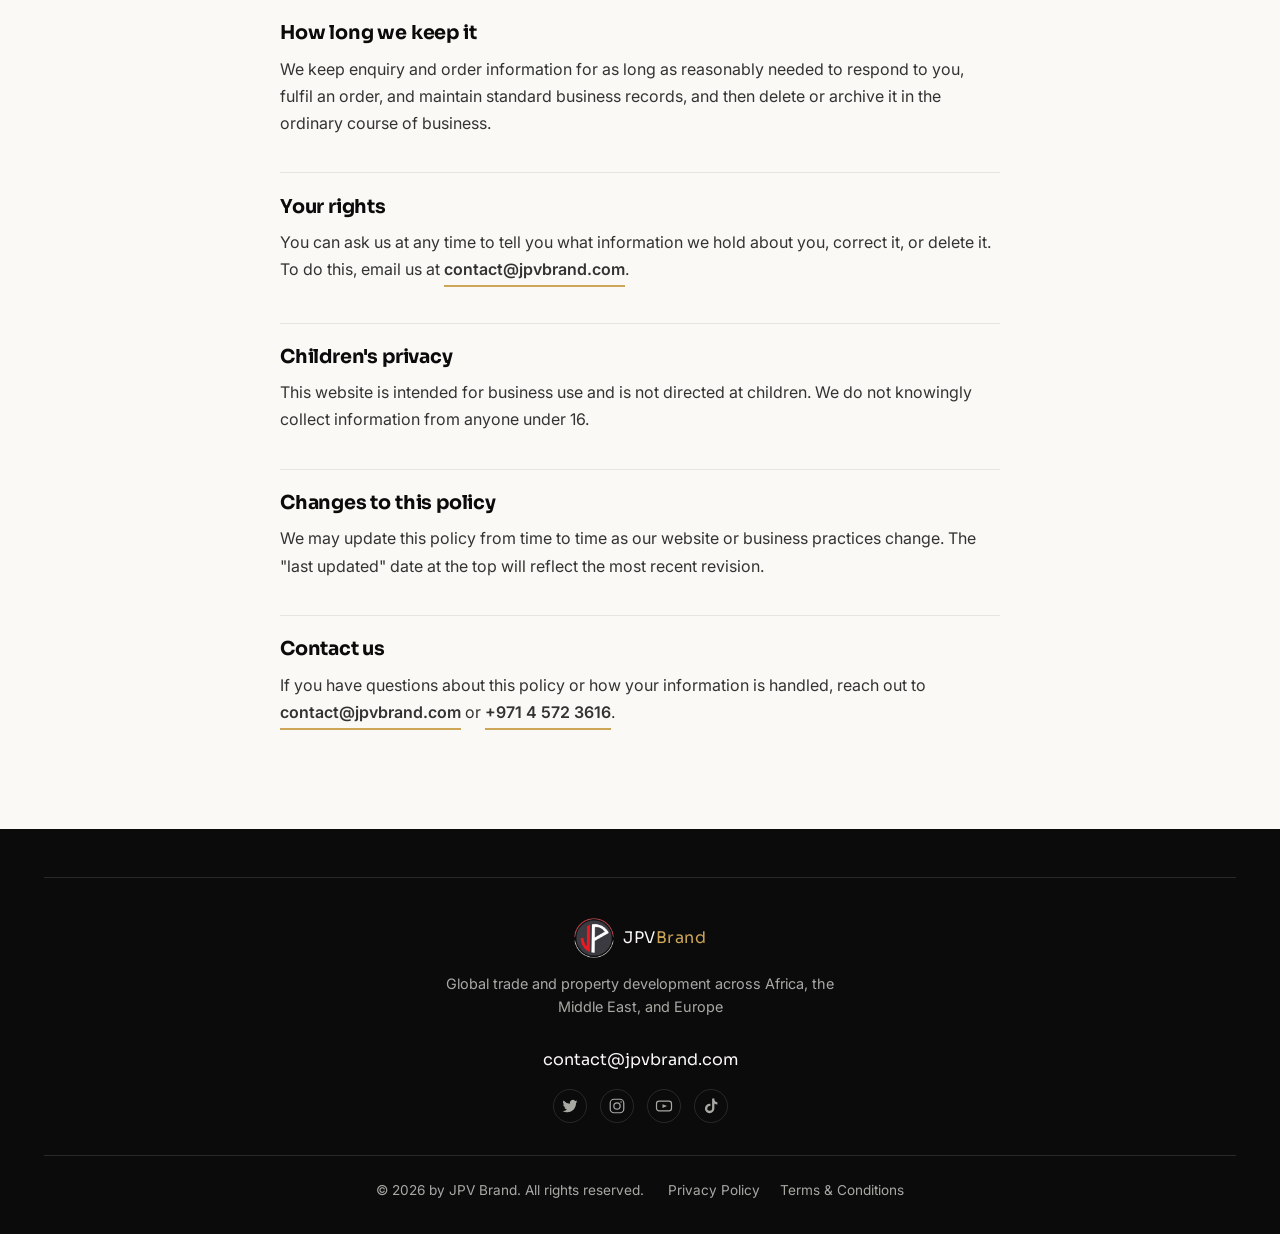
<file: privacy-policy.html>
<!DOCTYPE html>
<html lang="en">
<head>
<meta charset="UTF-8">
<meta name="viewport" content="width=device-width, initial-scale=1.0">
<link rel="icon" type="image/png" href="assets/images/jpv-logo-icon.png">
<link rel="apple-touch-icon" href="assets/images/jpv-logo-icon.png">
<title>Privacy Policy | JPV Brand</title>
<meta property="og:type" content="website">
<meta property="og:title" content="Privacy Policy | JPV Brand">
<meta property="og:description" content="How JPV Brand collects, uses, and protects information from visitors to this website.">
<meta property="og:image" content="assets/images/hero.jpg">
<meta name="twitter:card" content="summary_large_image">
<meta name="twitter:title" content="Privacy Policy | JPV Brand">
<meta name="twitter:description" content="How JPV Brand collects, uses, and protects information from visitors to this website.">
<meta name="description" content="How JPV Brand collects, uses, and protects information from visitors to this website.">
<link rel="preconnect" href="https://fonts.googleapis.com">
<link rel="preconnect" href="https://fonts.gstatic.com" crossorigin>
<link href="https://fonts.googleapis.com/css2?family=Sora:wght@400;500;600;700;800&family=Inter:wght@300;400;500;600;700&display=swap" rel="stylesheet">
<link rel="stylesheet" href="css/style.css">
<link rel="stylesheet" href="css/animations.css">
<link rel="stylesheet" href="css/chat-widget.css">
<link rel="stylesheet" href="css/legal.css">
</head>
<body>

<!-- ============ HEADER ============ -->
<header class="site-header" id="top">
  <div class="header-inner">
    <a href="index.html" class="logo" aria-label="JPV Brand home">
      <img class="logo-mark" src="assets/images/jpv-logo-mark.png" alt="JPV Brand logo mark" width="42" height="42">
      <span class="logo-word">JPV<em>Brand</em></span>
    </a>

    <nav class="main-nav" id="mainNav">
      <a href="index.html#about">About</a>
      <a href="index.html#services">Services</a>
      <a href="exports.html">Exports</a>
      <a href="middle-east.html">Middle East</a>
      <a href="africa.html">Africa</a>
      <a href="europe.html">Europe</a>
      <a href="products.html">Products</a>
      <a href="jplux-uk.html">JPLUX UK</a>
      <a href="blog.html">Blog</a>
      <a href="contact.html" class="nav-cta">Contact</a>
    </nav>

    <button class="search-toggle" id="searchToggle" aria-label="Search the site" aria-expanded="false">
      <svg viewBox="0 0 24 24" width="20" height="20" aria-hidden="true"><circle cx="11" cy="11" r="7" fill="none" stroke="currentColor" stroke-width="2"/><line x1="16.3" y1="16.3" x2="21" y2="21" stroke="currentColor" stroke-width="2" stroke-linecap="round"/></svg>
    </button>
    <button class="nav-toggle" id="navToggle" aria-label="Toggle menu" aria-expanded="false">
      <span></span><span></span><span></span>
    </button>
  </div>

  <div class="search-panel" id="searchPanel">
    <div class="search-panel-inner">
      <label for="siteSearchInput" class="visually-hidden">Search the site</label>
      <input type="search" id="siteSearchInput" placeholder="Search projects, products, services...">
      <button class="search-close" id="searchClose" aria-label="Close search">&times;</button>
    </div>
    <div class="search-results" id="searchResults"></div>
  </div>
</header>

<main>

  <!-- ============ LEGAL CONTENT ============ -->
  <section class="section legal-page">
    <div class="legal-content">
      <p class="kicker">Legal</p>
      <h1>Privacy Policy</h1>
      <p class="legal-updated">Last updated: November 2026</p>

      <p>JPV Brand ("we", "us", "our") respects your privacy. This policy explains what information this website collects, how it's used, and the choices you have. It covers jpvbrand.com and the JPLUX UK product pages hosted on it.</p>

      <h2>Information we collect</h2>
      <p>We only receive information that you choose to give us. This happens when you:</p>
      <ul class="tick-list">
        <li>Fill in the contact form, feedback form, or newsletter sign-up</li>
        <li>Email, call, or message us directly</li>
      </ul>
      <p>Depending on which of these you use, this can include your name, company name, email address, phone number, and the products or quantities you're asking about. We don't collect payment details anywhere on this site, since we don't process payments here.</p>

      <h2>How we use your information</h2>
      <p>We use the information you share with us to respond to your enquiry, prepare quotes and pricing, and follow up on wholesale enquiries or project questions. We don't use it for anything beyond what you contacted us about, and we don't send marketing emails unless you've specifically signed up for updates.</p>

      <h2>How your information reaches us</h2>
      <p>Our contact and feedback forms open your own email app with a pre-filled message addressed to us; nothing is submitted until you personally choose to send that email. Because of this, we only ever see what you actually send.</p>

      <h2>Cookies and third-party services</h2>
      <p>This site itself does not set tracking or advertising cookies. A few embedded third-party services may set their own cookies under their own privacy policies:</p>
      <ul class="tick-list">
        <li>Google Fonts, used to load the typefaces on this site</li>
        <li>A Google Maps embed on our Contact page, showing our Dubai office location</li>
        <li>Links to WhatsApp, X (Twitter), Facebook, Instagram, YouTube, and TikTok, which may track visits to their own platforms once you click through</li>
      </ul>
      <p>We don't control these third-party services and recommend checking their own privacy policies if you have questions about how they handle data.</p>

      <h2>Sharing your information</h2>
      <p>We do not sell, rent, or trade your information to anyone. It's used internally by JPV Brand to respond to your enquiry, and may be shared with our own team members or logistics partners only where necessary to fulfil an order or shipment you've requested.</p>

      <h2>How long we keep it</h2>
      <p>We keep enquiry and order information for as long as reasonably needed to respond to you, fulfil an order, and maintain standard business records, and then delete or archive it in the ordinary course of business.</p>

      <h2>Your rights</h2>
      <p>You can ask us at any time to tell you what information we hold about you, correct it, or delete it. To do this, email us at <a href="mailto:contact@jpvbrand.com" class="text-link">contact@jpvbrand.com</a>.</p>

      <h2>Children's privacy</h2>
      <p>This website is intended for business use and is not directed at children. We do not knowingly collect information from anyone under 16.</p>

      <h2>Changes to this policy</h2>
      <p>We may update this policy from time to time as our website or business practices change. The "last updated" date at the top will reflect the most recent revision.</p>

      <h2>Contact us</h2>
      <p>If you have questions about this policy or how your information is handled, reach out to <a href="mailto:contact@jpvbrand.com" class="text-link">contact@jpvbrand.com</a> or <a href="tel:+97145723616" class="text-link">+971 4 572 3616</a>.</p>
    </div>
  </section>

</main>

<!-- ============ FOOTER ============ -->
<footer class="site-footer">
  <div class="footer-inner">
    <div class="footer-top">
      <div class="footer-brand">
      <a href="index.html" class="logo small">
            <img class="logo-mark" src="assets/images/jpv-logo-mark-light.png" alt="JPV Brand logo mark" width="30" height="30">
            <span class="logo-word">JPV<em>Brand</em></span>
          </a>
      <p class="footer-tag">Global trade and property development across Africa, the Middle East, and Europe</p>
      </div>
      <div class="footer-right">
        <p class="footer-contact"><a href="mailto:contact@jpvbrand.com">contact@jpvbrand.com</a></p>
        <div class="footer-social">
      <a href="https://x.com/jpvestate" aria-label="Twitter / X" target="_blank" rel="noopener">
        <svg viewBox="0 0 24 24" width="18"><path fill="currentColor" d="M22 5.9c-.7.3-1.5.5-2.3.6.8-.5 1.5-1.3 1.7-2.3-.8.5-1.7.8-2.6 1a4.1 4.1 0 0 0-7 3.7A11.6 11.6 0 0 1 3.4 4.6a4.1 4.1 0 0 0 1.3 5.5c-.7 0-1.3-.2-1.9-.5v.1c0 2 1.4 3.6 3.3 4a4.1 4.1 0 0 1-1.9.1 4.1 4.1 0 0 0 3.8 2.8A8.2 8.2 0 0 1 2 18.6a11.6 11.6 0 0 0 6.3 1.8c7.5 0 11.7-6.3 11.7-11.7v-.5c.8-.6 1.5-1.3 2-2.1Z"/></svg>
      </a>
      <a href="https://www.instagram.com/jpvestate/" aria-label="Instagram" target="_blank" rel="noopener">
        <svg viewBox="0 0 24 24" width="18"><rect x="3" y="3" width="18" height="18" rx="5" fill="none" stroke="currentColor" stroke-width="1.6"/><circle cx="12" cy="12" r="4.2" fill="none" stroke="currentColor" stroke-width="1.6"/><circle cx="17.4" cy="6.6" r="1.1" fill="currentColor"/></svg>
      </a>
      <a href="https://www.youtube.com/channel/UCHBNSMVRemeQUBlEAEQWsZw" aria-label="YouTube" target="_blank" rel="noopener">
        <svg viewBox="0 0 24 24" width="18"><rect x="2" y="5.5" width="20" height="13" rx="3.5" fill="none" stroke="currentColor" stroke-width="1.6"/><path d="M10 9.5l6 2.5-6 2.5Z" fill="currentColor"/></svg>
      </a>
      <a href="https://www.tiktok.com/@jpv_brand" aria-label="TikTok" target="_blank" rel="noopener">
        <svg viewBox="0 0 24 24" width="18"><path fill="currentColor" d="M16.5 2h-3v13.2a3.2 3.2 0 1 1-2.3-3.1v-3.1a6.3 6.3 0 1 0 5.3 6.2V8.8c1.1.8 2.5 1.3 4 1.3V7.1c-2.1 0-3.9-1.6-4-4V2Z"/></svg>
      </a>
    </div>
      </div>
    </div>
    <div class="footer-bottom">
      <p class="footer-copy">© 2026 by JPV Brand. All rights reserved.</p>
      <div class="footer-legal">
        <a href="privacy-policy.html">Privacy Policy</a>
        <a href="terms-conditions.html">Terms &amp; Conditions</a>
      </div>
    </div>
  </div>
</footer>

<!-- ============ CHAT WIDGET ============ -->
<div class="chat-widget" id="chatWidget">
  <div class="chat-panel" id="chatPanel" aria-hidden="true">
    <div class="chat-panel-head">
      <div class="chat-avatar">
        <img src="assets/images/jpv-logo-mark-light.png" alt="" width="34" height="34">
      </div>
      <div class="chat-head-text">
        <strong>JPV Brand</strong>
        <span>We reply by email, usually within 1 business day</span>
      </div>
      <button type="button" class="chat-panel-close" id="chatPanelClose" aria-label="Close chat">&times;</button>
    </div>

    <div class="chat-panel-body">
      <div class="chat-bubble">
        <span class="chat-wave" aria-hidden="true">&#128075;</span>
        Hi! Welcome to <strong>JPV Brand</strong>. What can we help you with?
      </div>

      <div class="chat-quick-options" id="chatQuickOptions">
        <button type="button" class="chat-option" data-prompt="Hi, I'd like an export quote for: ">&#128666; Get an export quote</button>
        <button type="button" class="chat-option" data-prompt="Hi, I'm interested in JPLUX UK products: ">&#128230; JPLUX UK products</button>
        <button type="button" class="chat-option" data-prompt="Hi, I have a question about a current project: ">&#127968; Ask about a project</button>
        <button type="button" class="chat-option" data-prompt="Hi, ">&#128172; Something else</button>
      </div>
    </div>

    <form class="chat-panel-input" id="chatForm">
      <label for="chatMessage" class="visually-hidden">Your message</label>
      <textarea id="chatMessage" rows="1" placeholder="Type a message..." required></textarea>
      <button type="submit" class="chat-send" aria-label="Send message">
        <svg viewBox="0 0 24 24" width="18" height="18" aria-hidden="true"><path d="M3 11.5 20.5 4 13 21.5l-2.7-7.3L3 11.5Z" fill="none" stroke="currentColor" stroke-width="1.8" stroke-linejoin="round" stroke-linecap="round"/></svg>
      </button>
    </form>
    <p class="chat-panel-note">Sending opens your email app with this message addressed to us</p>
  </div>

  <button type="button" class="chat-toggle" id="chatToggle" aria-label="Open chat" aria-expanded="false">
    <svg class="chat-icon-open" viewBox="0 0 24 24" width="26" height="26" aria-hidden="true"><path d="M4 4h16v12H8l-4 4V4Z" fill="none" stroke="currentColor" stroke-width="1.8" stroke-linejoin="round"/></svg>
    <svg class="chat-icon-close" viewBox="0 0 24 24" width="22" height="22" aria-hidden="true"><line x1="5" y1="5" x2="19" y2="19" stroke="currentColor" stroke-width="2" stroke-linecap="round"/><line x1="19" y1="5" x2="5" y2="19" stroke="currentColor" stroke-width="2" stroke-linecap="round"/></svg>
  </button>
</div>


<script src="js/script.js"></script>
<script src="js/animations.js"></script>
<script src="js/chat-widget.js"></script>
</body>
</html>
</file>
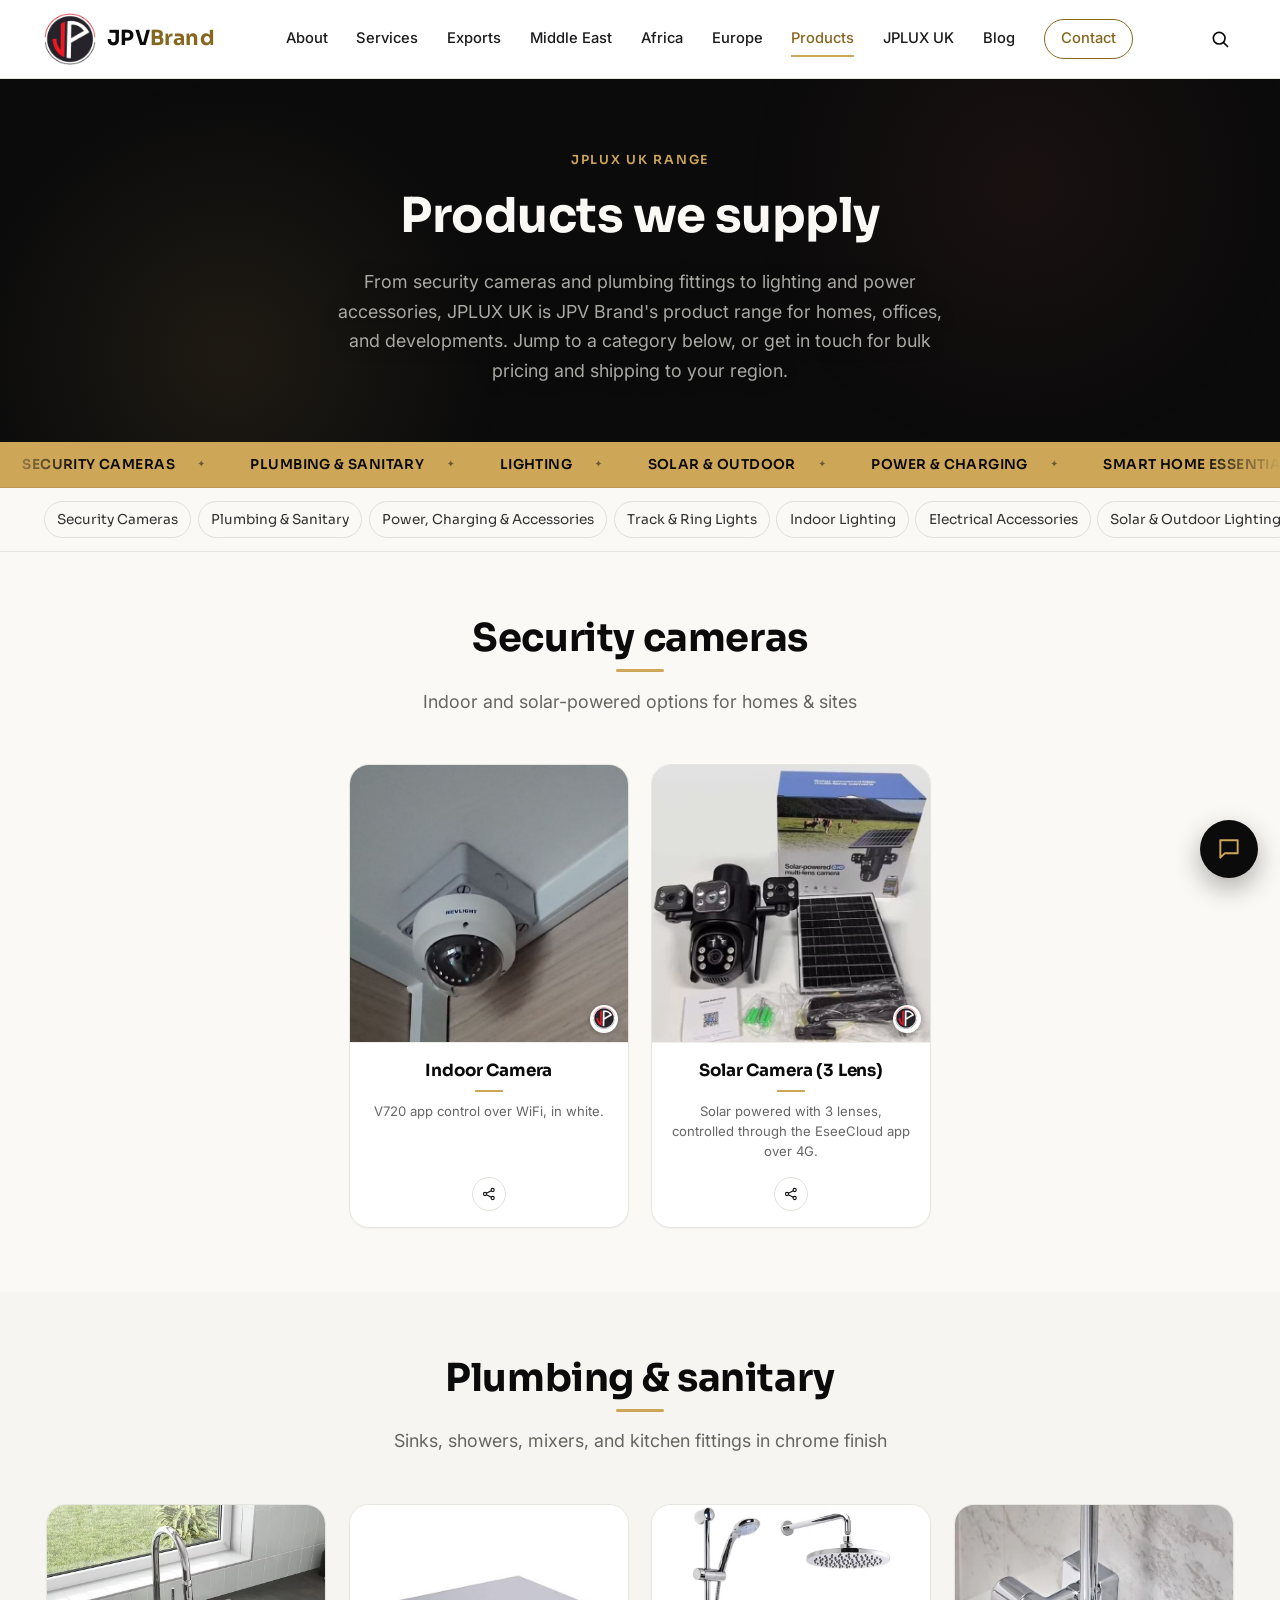
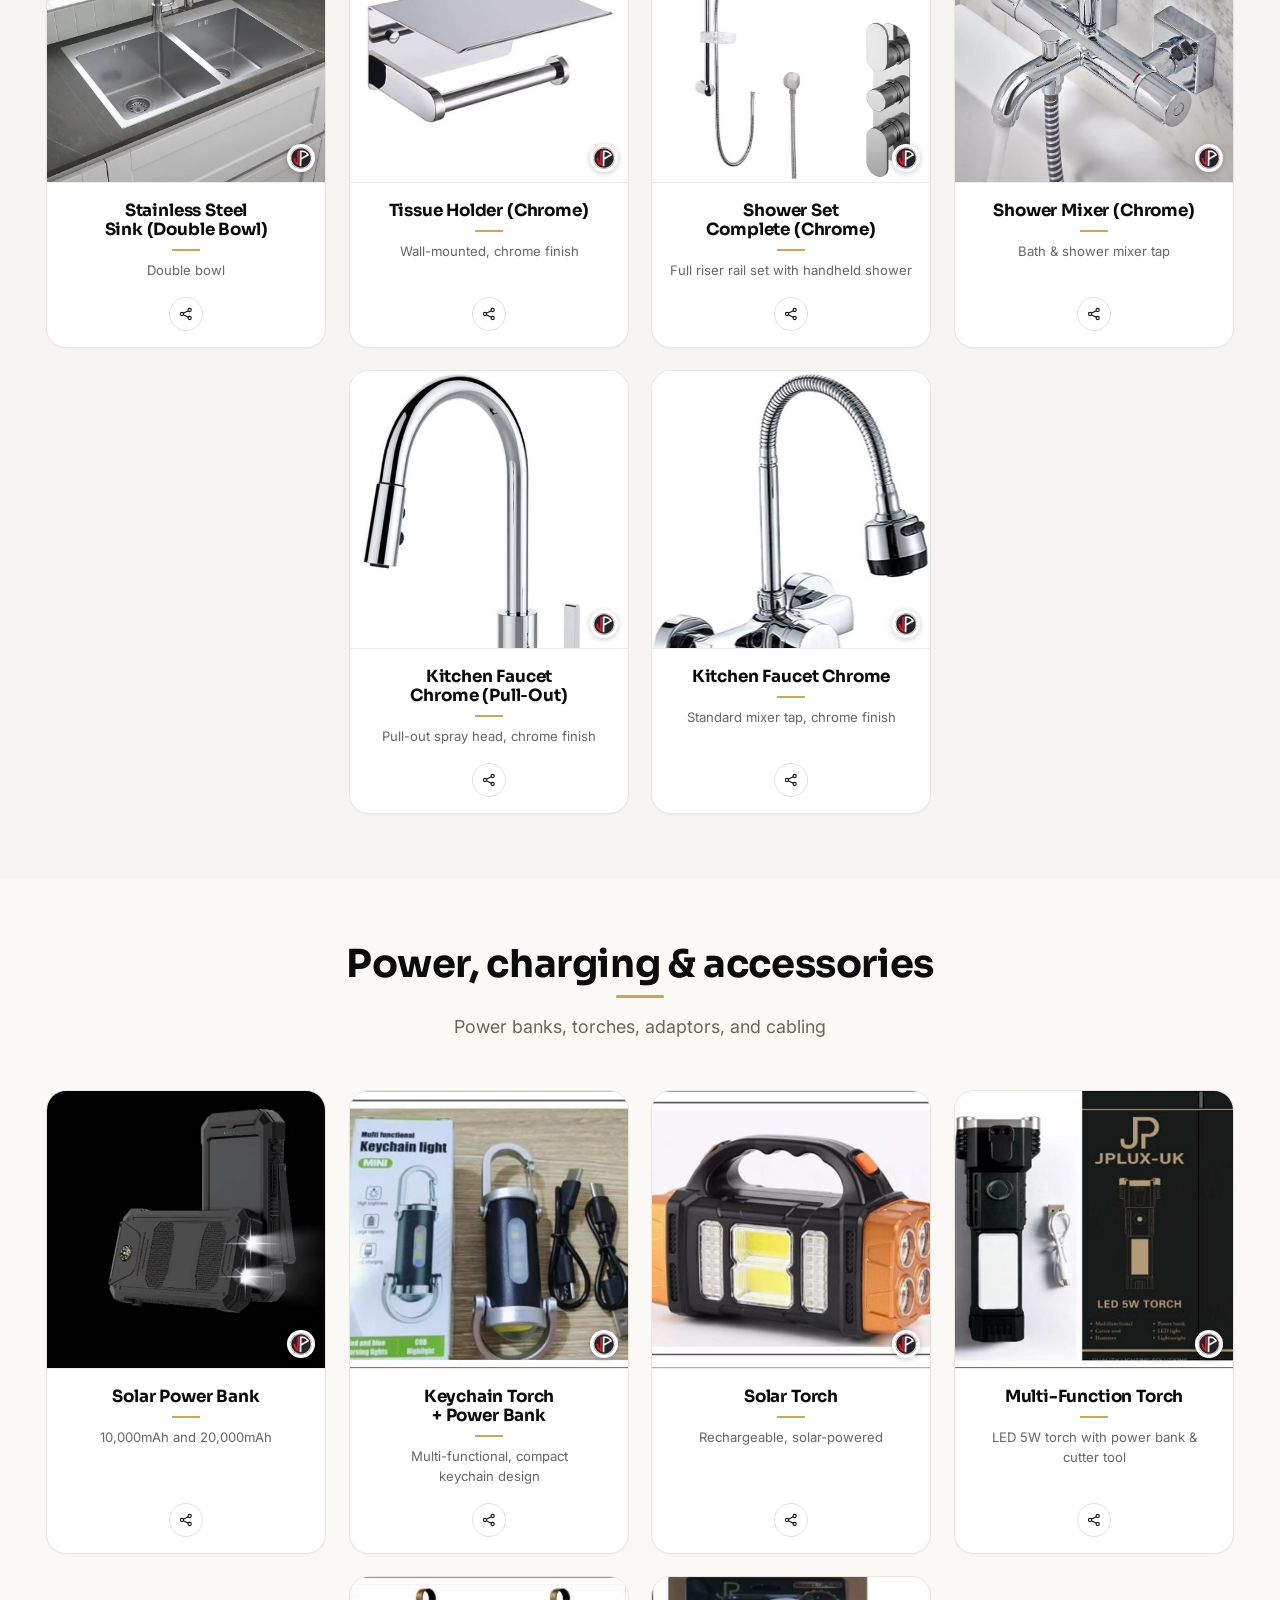
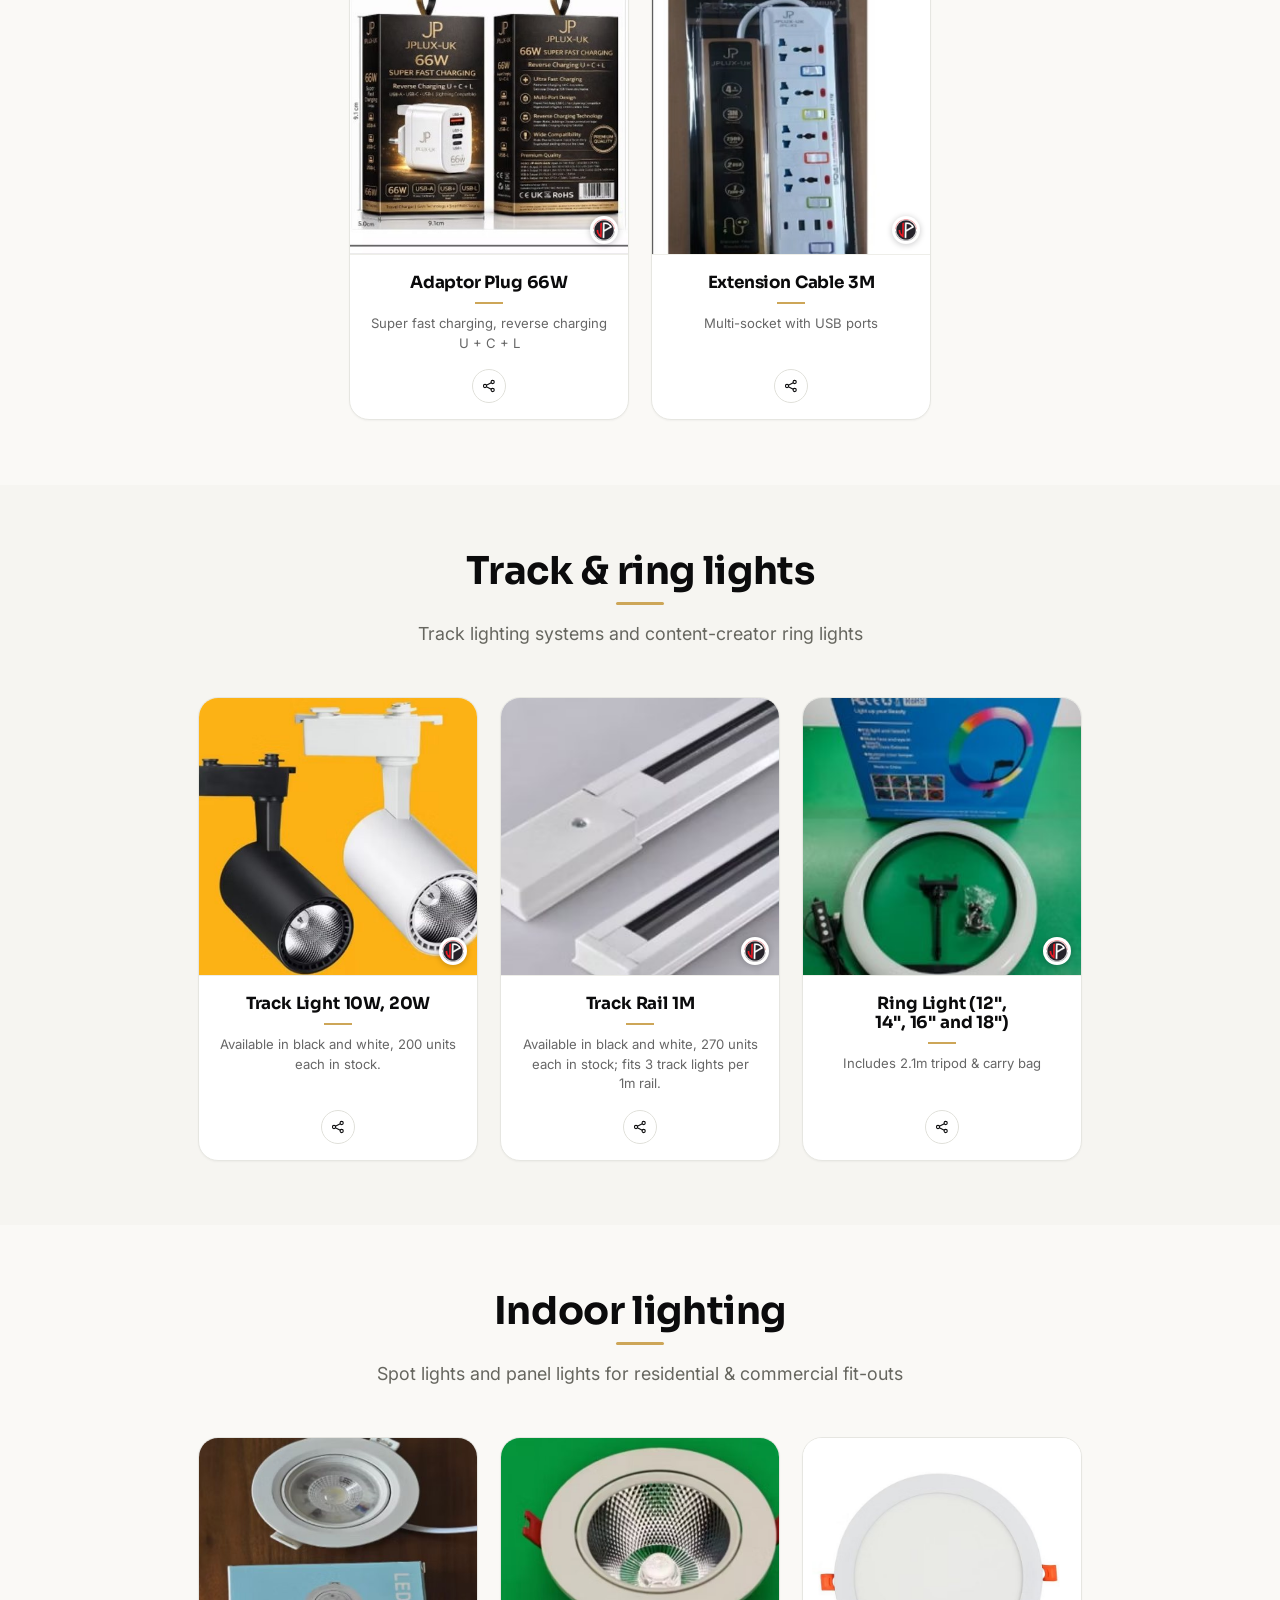
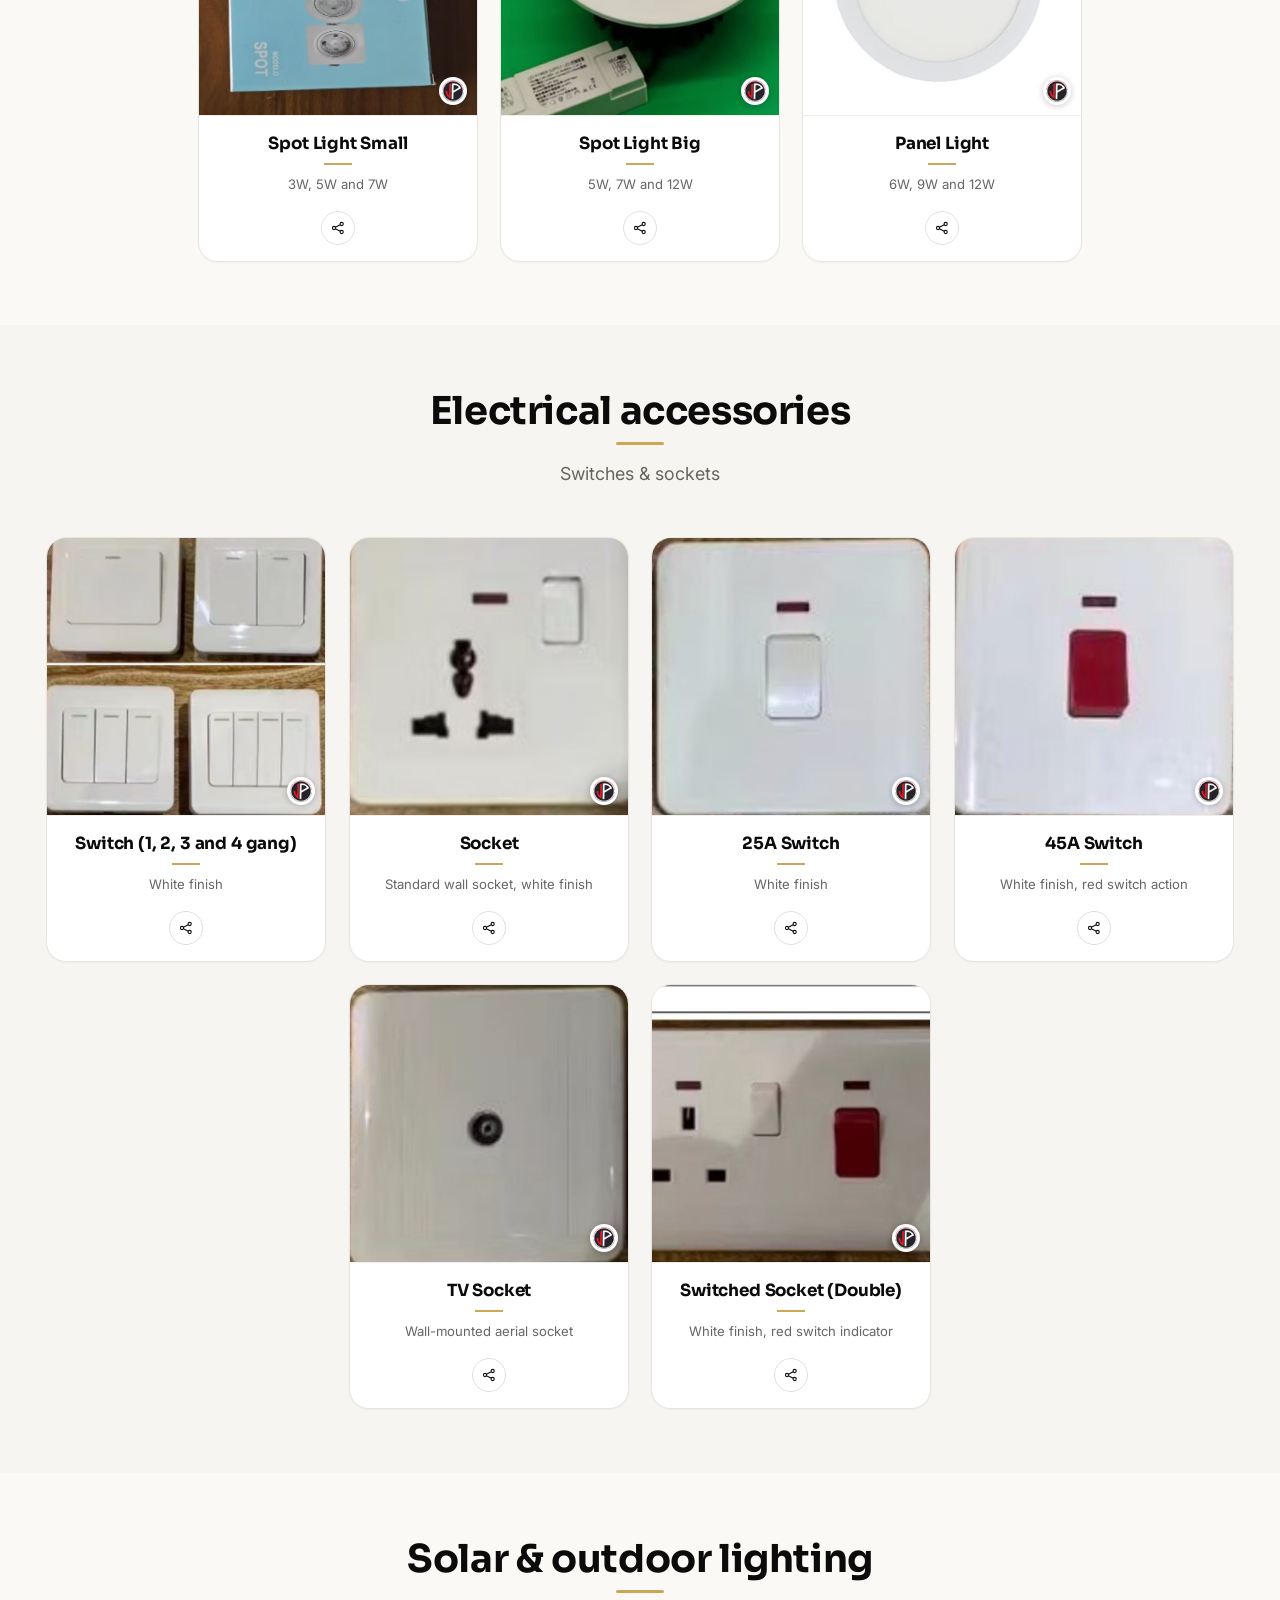
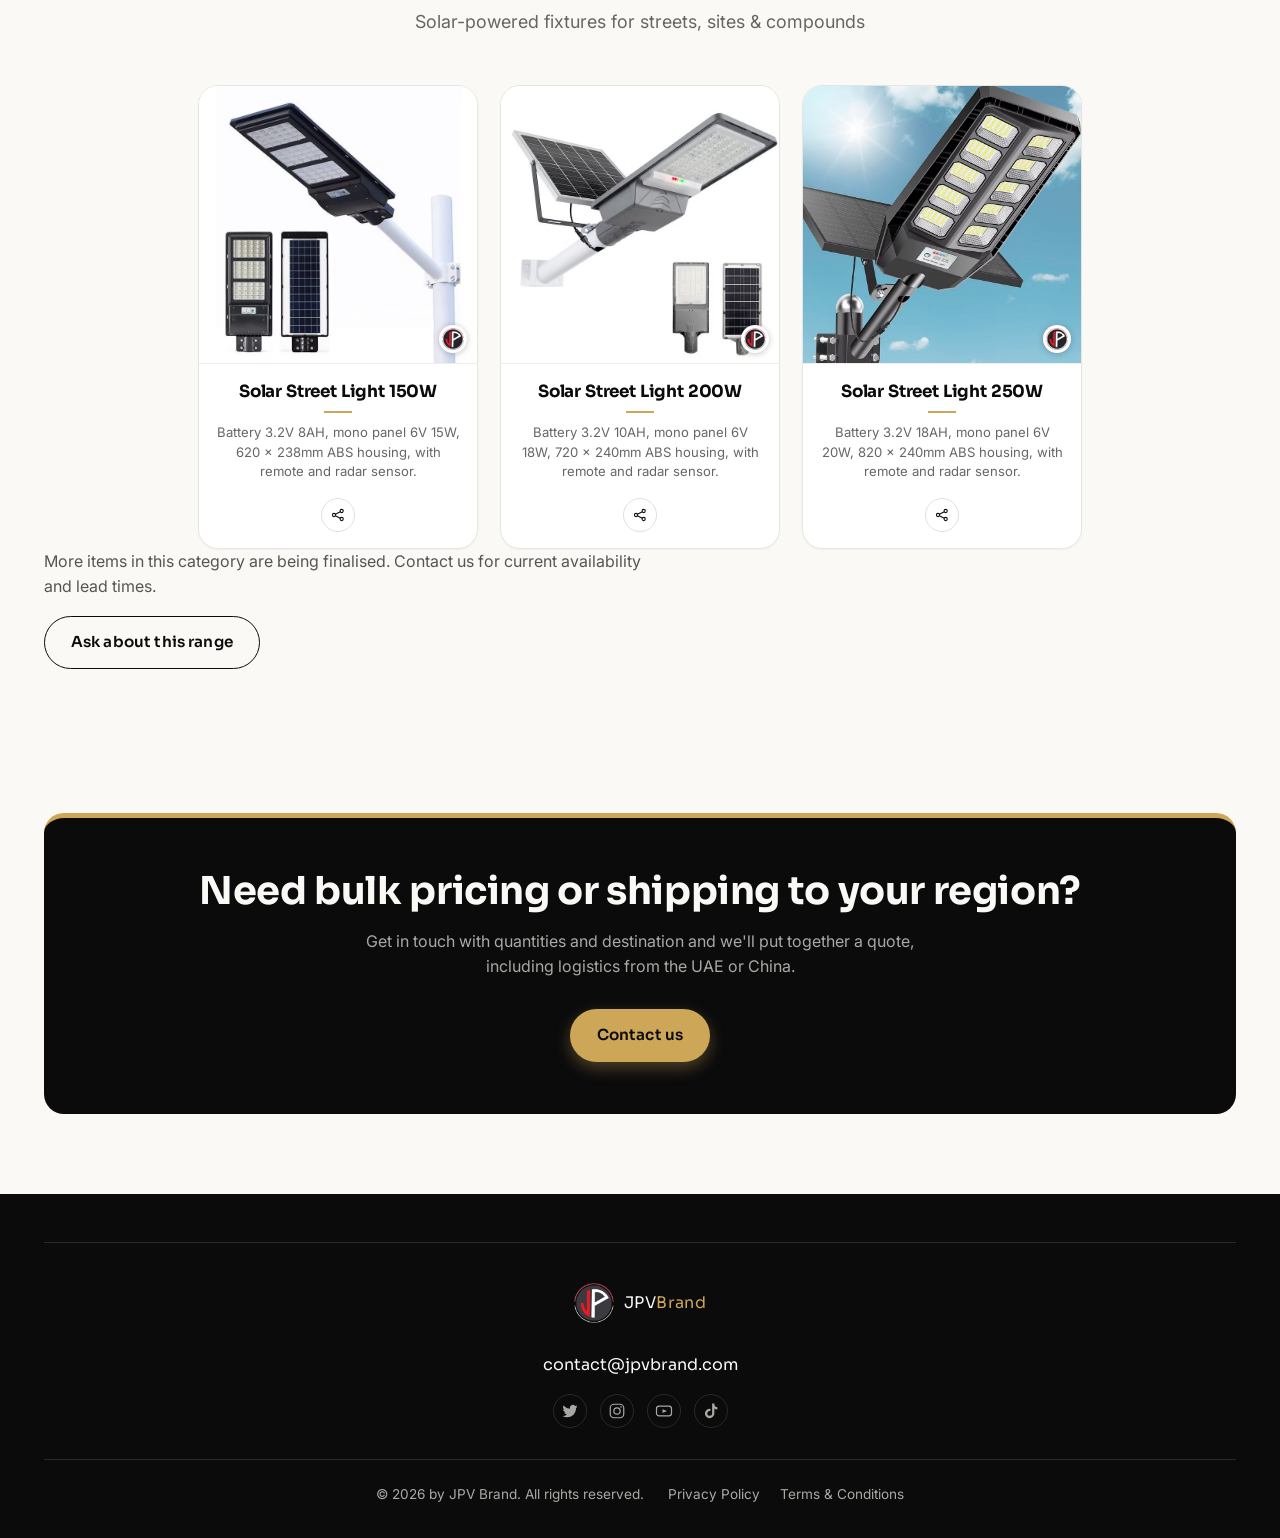
<file: products.html>
<!DOCTYPE html>

<html lang="en">
<head>
<meta charset="utf-8"/>
<meta content="width=device-width, initial-scale=1.0" name="viewport"/>
<link href="assets/images/jpv-logo-icon.png" rel="icon" type="image/png"/>
<link href="assets/images/jpv-logo-icon.png" rel="apple-touch-icon"/>
<title>JPLUX UK Products | JPV Brand</title>
<meta property="og:type" content="website">
<meta property="og:title" content="JPLUX UK Products | JPV Brand">
<meta property="og:description" content="Browse the full JPLUX UK product catalog: security cameras, plumbing &amp; sanitary fittings, lighting, and power accessories supplied by JPV Brand.">
<meta property="og:image" content="assets/images/hero.jpg">
<meta name="twitter:card" content="summary_large_image">
<meta name="twitter:title" content="JPLUX UK Products | JPV Brand">
<meta name="twitter:description" content="Browse the full JPLUX UK product catalog: security cameras, plumbing &amp; sanitary fittings, lighting, and power accessories supplied by JPV Brand.">
<meta content="Browse the full JPLUX UK product catalog: security cameras, plumbing &amp; sanitary fittings, lighting, and power accessories supplied by JPV Brand." name="description"/>
<link rel="preconnect" href="https://fonts.googleapis.com">
<link rel="preconnect" href="https://fonts.gstatic.com" crossorigin>
<link href="https://fonts.googleapis.com/css2?family=Sora:wght@400;500;600;700;800&family=Inter:wght@300;400;500;600;700&display=swap" rel="stylesheet">
<link href="css/style.css" rel="stylesheet"/>
<link href="css/share.css" rel="stylesheet"/>
<link href="css/animations.css" rel="stylesheet"/>
<link href="css/chat-widget.css" rel="stylesheet"/>
</head>
<body>
<!-- ============ HEADER ============ -->
<header class="site-header" id="top">
<div class="header-inner">
<a aria-label="JPV Brand home" class="logo" href="index.html">
<img alt="JPV Brand logo mark" class="logo-mark" height="42" src="assets/images/jpv-logo-mark.png" width="42"/>
<span class="logo-word">JPV<em>Brand</em></span>
</a>
<nav class="main-nav" id="mainNav">
<a href="index.html#about">About</a>
<a href="index.html#services">Services</a>
<a href="exports.html">Exports</a>
<a href="middle-east.html">Middle East</a>
<a href="africa.html">Africa</a>
<a href="europe.html">Europe</a>
<a class="active" href="products.html">Products</a>
<a href="jplux-uk.html">JPLUX UK</a>
      <a href="blog.html">Blog</a>
<a class="nav-cta" href="contact.html">Contact</a>
</nav>
<button aria-expanded="false" aria-label="Search the site" class="search-toggle" id="searchToggle">
<svg aria-hidden="true" height="20" viewbox="0 0 24 24" width="20"><circle cx="11" cy="11" fill="none" r="7" stroke="currentColor" stroke-width="2"></circle><line stroke="currentColor" stroke-linecap="round" stroke-width="2" x1="16.3" x2="21" y1="16.3" y2="21"></line></svg>
</button>
<button aria-expanded="false" aria-label="Toggle menu" class="nav-toggle" id="navToggle">
<span></span><span></span><span></span>
</button>
</div>
<div class="search-panel" id="searchPanel">
<div class="search-panel-inner">
<label class="visually-hidden" for="siteSearchInput">Search the site</label>
<input id="siteSearchInput" placeholder="Search projects, products, services..." type="search"/>
<button aria-label="Close search" class="search-close" id="searchClose">×</button>
</div>
<div class="search-results" id="searchResults"></div>
</div>
</header>
<main>
<!-- ============ PAGE INTRO ============ -->
<section class="catalog-hero">
<div class="catalog-hero-inner">
<p class="kicker">JPLUX UK Range</p>
<h1>Products we supply</h1>
<p class="hero-lead">From security cameras and plumbing fittings to lighting and power accessories, JPLUX UK is JPV Brand's product range for homes, offices, and developments. Jump to a category below, or get in touch for bulk pricing and shipping to your region.</p>
</div>
</section>

  <!-- ============ MOVING TEXT STRIP ============ -->
  <div class="marquee-strip" aria-hidden="true">
    <div class="marquee marquee-reverse" style="--marquee-speed:30s">
      <div class="marquee-track"><span>Security cameras</span><span>Plumbing &amp; sanitary</span><span>Lighting</span><span>Solar &amp; outdoor</span><span>Power &amp; charging</span><span>Smart home essentials</span></div>
    </div>
  </div>

<!-- ============ CATEGORY QUICK NAV ============ -->
<nav aria-label="Product categories" class="category-nav">
<div class="category-nav-inner">
<a href="#security-cameras">Security Cameras</a>
<a href="#plumbing-sanitary">Plumbing &amp; Sanitary</a>

<a href="#power-charging">Power, Charging &amp; Accessories</a>
<a href="#track-ring-lights">Track &amp; Ring Lights</a>
<a href="#indoor-lighting">Indoor Lighting</a>
<a href="#electrical-accessories">Electrical Accessories</a>
<a href="#solar-outdoor">Solar &amp; Outdoor Lighting</a>
</div>
</nav>
<!-- ============ SECURITY CAMERAS ============ -->
<section class="section catalog-section" id="security-cameras">
<div class="section-head left">
<h2>Security cameras</h2>
<p class="section-sub">Indoor and solar-powered options for homes &amp; sites</p>
</div>
<div class="products-grid">
<article class="product-card" data-product-category="Security Cameras" data-product-id="indoor-camera" data-product-name="Indoor Camera" id="product-indoor-camera">
<div class="product-media"><img alt="Indoor Camera photo" src="assets/images/product-indoor-camera.jpg"/></div>
<h4>Indoor Camera</h4>
<p>V720 app control over WiFi, in white.</p>
<div class="product-order">
<div class="share-wrap"><button aria-expanded="false" aria-haspopup="true" aria-label="Share this product" class="btn-share" data-share-id="product-indoor-camera" type="button"><svg aria-hidden="true" height="16" viewbox="0 0 24 24" width="16"><circle cx="6" cy="12" fill="none" r="2.4" stroke="currentColor" stroke-width="1.6"></circle><circle cx="17.5" cy="6" fill="none" r="2.4" stroke="currentColor" stroke-width="1.6"></circle><circle cx="17.5" cy="18" fill="none" r="2.4" stroke="currentColor" stroke-width="1.6"></circle><line stroke="currentColor" stroke-width="1.6" x1="8.1" x2="15.4" y1="10.8" y2="7.2"></line><line stroke="currentColor" stroke-width="1.6" x1="8.1" x2="15.4" y1="13.2" y2="16.8"></line></svg></button>
<div class="share-menu" hidden="">
<button class="share-option share-copy" type="button">Copy link</button>
<a class="share-option share-whatsapp" href="#" rel="noopener" target="_blank">WhatsApp</a>
<a class="share-option share-x" href="#" rel="noopener" target="_blank">X</a>
<a class="share-option share-facebook" href="#" rel="noopener" target="_blank">Facebook</a>
</div></div></div></article>
<article class="product-card" data-product-category="Security Cameras" data-product-id="solar-camera-3-lens" data-product-name="Solar Camera (3 Lens)" id="product-solar-camera-3-lens">
<div class="product-media"><img alt="Solar Camera (3 Lens) photo" src="assets/images/product-solar-camera.jpg"/></div>
<h4>Solar Camera (3 Lens)</h4>
<p>Solar powered with 3 lenses, controlled through the EseeCloud app over 4G.</p>
<div class="product-order">
<div class="share-wrap"><button aria-expanded="false" aria-haspopup="true" aria-label="Share this product" class="btn-share" data-share-id="product-solar-camera-3-lens" type="button"><svg aria-hidden="true" height="16" viewbox="0 0 24 24" width="16"><circle cx="6" cy="12" fill="none" r="2.4" stroke="currentColor" stroke-width="1.6"></circle><circle cx="17.5" cy="6" fill="none" r="2.4" stroke="currentColor" stroke-width="1.6"></circle><circle cx="17.5" cy="18" fill="none" r="2.4" stroke="currentColor" stroke-width="1.6"></circle><line stroke="currentColor" stroke-width="1.6" x1="8.1" x2="15.4" y1="10.8" y2="7.2"></line><line stroke="currentColor" stroke-width="1.6" x1="8.1" x2="15.4" y1="13.2" y2="16.8"></line></svg></button>
<div class="share-menu" hidden="">
<button class="share-option share-copy" type="button">Copy link</button>
<a class="share-option share-whatsapp" href="#" rel="noopener" target="_blank">WhatsApp</a>
<a class="share-option share-x" href="#" rel="noopener" target="_blank">X</a>
<a class="share-option share-facebook" href="#" rel="noopener" target="_blank">Facebook</a>
</div></div></div></article>
</div>
</section>
<!-- ============ PLUMBING & SANITARY ============ -->
<section class="section catalog-section alt" id="plumbing-sanitary">
<div class="section-head left">
<h2>Plumbing &amp; sanitary</h2>
<p class="section-sub">Sinks, showers, mixers, and kitchen fittings in chrome finish</p>
</div>
<div class="products-grid">
<article class="product-card" data-product-category="Plumbing &amp; Sanitary" data-product-id="stainless-steel-sink-double-bowl" data-product-name="Stainless Steel Sink (Double Bowl)" id="product-stainless-steel-sink-double-bowl">
<div class="product-media"><img alt="Stainless Steel Sink photo" src="assets/images/product-stainless-sink.jpg"/></div>
<h4>Stainless Steel Sink (Double Bowl)</h4>
<p>Double bowl</p>
<div class="product-order">
<div class="share-wrap"><button aria-expanded="false" aria-haspopup="true" aria-label="Share this product" class="btn-share" data-share-id="product-stainless-steel-sink-double-bowl" type="button"><svg aria-hidden="true" height="16" viewbox="0 0 24 24" width="16"><circle cx="6" cy="12" fill="none" r="2.4" stroke="currentColor" stroke-width="1.6"></circle><circle cx="17.5" cy="6" fill="none" r="2.4" stroke="currentColor" stroke-width="1.6"></circle><circle cx="17.5" cy="18" fill="none" r="2.4" stroke="currentColor" stroke-width="1.6"></circle><line stroke="currentColor" stroke-width="1.6" x1="8.1" x2="15.4" y1="10.8" y2="7.2"></line><line stroke="currentColor" stroke-width="1.6" x1="8.1" x2="15.4" y1="13.2" y2="16.8"></line></svg></button>
<div class="share-menu" hidden="">
<button class="share-option share-copy" type="button">Copy link</button>
<a class="share-option share-whatsapp" href="#" rel="noopener" target="_blank">WhatsApp</a>
<a class="share-option share-x" href="#" rel="noopener" target="_blank">X</a>
<a class="share-option share-facebook" href="#" rel="noopener" target="_blank">Facebook</a>
</div></div></div></article>
<article class="product-card" data-product-category="Plumbing &amp; Sanitary" data-product-id="tissue-holder-chrome" data-product-name="Tissue Holder (Chrome)" id="product-tissue-holder-chrome">
<div class="product-media"><img alt="Tissue Holder photo" src="assets/images/product-tissue-holder.jpg"/></div>
<h4>Tissue Holder (Chrome)</h4>
<p>Wall-mounted, chrome finish</p>
<div class="product-order">
<div class="share-wrap"><button aria-expanded="false" aria-haspopup="true" aria-label="Share this product" class="btn-share" data-share-id="product-tissue-holder-chrome" type="button"><svg aria-hidden="true" height="16" viewbox="0 0 24 24" width="16"><circle cx="6" cy="12" fill="none" r="2.4" stroke="currentColor" stroke-width="1.6"></circle><circle cx="17.5" cy="6" fill="none" r="2.4" stroke="currentColor" stroke-width="1.6"></circle><circle cx="17.5" cy="18" fill="none" r="2.4" stroke="currentColor" stroke-width="1.6"></circle><line stroke="currentColor" stroke-width="1.6" x1="8.1" x2="15.4" y1="10.8" y2="7.2"></line><line stroke="currentColor" stroke-width="1.6" x1="8.1" x2="15.4" y1="13.2" y2="16.8"></line></svg></button>
<div class="share-menu" hidden="">
<button class="share-option share-copy" type="button">Copy link</button>
<a class="share-option share-whatsapp" href="#" rel="noopener" target="_blank">WhatsApp</a>
<a class="share-option share-x" href="#" rel="noopener" target="_blank">X</a>
<a class="share-option share-facebook" href="#" rel="noopener" target="_blank">Facebook</a>
</div></div></div></article>
<article class="product-card" data-product-category="Plumbing &amp; Sanitary" data-product-id="shower-set-complete-chrome" data-product-name="Shower Set Complete (Chrome)" id="product-shower-set-complete-chrome">
<div class="product-media"><img alt="Shower Set photo" src="assets/images/product-shower-set.jpg"/></div>
<h4>Shower Set Complete (Chrome)</h4>
<p>Full riser rail set with handheld shower</p>
<div class="product-order">
<div class="share-wrap"><button aria-expanded="false" aria-haspopup="true" aria-label="Share this product" class="btn-share" data-share-id="product-shower-set-complete-chrome" type="button"><svg aria-hidden="true" height="16" viewbox="0 0 24 24" width="16"><circle cx="6" cy="12" fill="none" r="2.4" stroke="currentColor" stroke-width="1.6"></circle><circle cx="17.5" cy="6" fill="none" r="2.4" stroke="currentColor" stroke-width="1.6"></circle><circle cx="17.5" cy="18" fill="none" r="2.4" stroke="currentColor" stroke-width="1.6"></circle><line stroke="currentColor" stroke-width="1.6" x1="8.1" x2="15.4" y1="10.8" y2="7.2"></line><line stroke="currentColor" stroke-width="1.6" x1="8.1" x2="15.4" y1="13.2" y2="16.8"></line></svg></button>
<div class="share-menu" hidden="">
<button class="share-option share-copy" type="button">Copy link</button>
<a class="share-option share-whatsapp" href="#" rel="noopener" target="_blank">WhatsApp</a>
<a class="share-option share-x" href="#" rel="noopener" target="_blank">X</a>
<a class="share-option share-facebook" href="#" rel="noopener" target="_blank">Facebook</a>
</div></div></div></article>
<article class="product-card" data-product-category="Plumbing &amp; Sanitary" data-product-id="shower-mixer-chrome" data-product-name="Shower Mixer (Chrome)" id="product-shower-mixer-chrome">
<div class="product-media"><img alt="Shower Mixer photo" src="assets/images/product-shower-mixer.jpg"/></div>
<h4>Shower Mixer (Chrome)</h4>
<p>Bath &amp; shower mixer tap</p>
<div class="product-order">
<div class="share-wrap"><button aria-expanded="false" aria-haspopup="true" aria-label="Share this product" class="btn-share" data-share-id="product-shower-mixer-chrome" type="button"><svg aria-hidden="true" height="16" viewbox="0 0 24 24" width="16"><circle cx="6" cy="12" fill="none" r="2.4" stroke="currentColor" stroke-width="1.6"></circle><circle cx="17.5" cy="6" fill="none" r="2.4" stroke="currentColor" stroke-width="1.6"></circle><circle cx="17.5" cy="18" fill="none" r="2.4" stroke="currentColor" stroke-width="1.6"></circle><line stroke="currentColor" stroke-width="1.6" x1="8.1" x2="15.4" y1="10.8" y2="7.2"></line><line stroke="currentColor" stroke-width="1.6" x1="8.1" x2="15.4" y1="13.2" y2="16.8"></line></svg></button>
<div class="share-menu" hidden="">
<button class="share-option share-copy" type="button">Copy link</button>
<a class="share-option share-whatsapp" href="#" rel="noopener" target="_blank">WhatsApp</a>
<a class="share-option share-x" href="#" rel="noopener" target="_blank">X</a>
<a class="share-option share-facebook" href="#" rel="noopener" target="_blank">Facebook</a>
</div></div></div></article>
<article class="product-card" data-product-category="Plumbing &amp; Sanitary" data-product-id="kitchen-faucet-chrome-pull-out" data-product-name="Kitchen Faucet Chrome (Pull‑Out)" id="product-kitchen-faucet-chrome-pull-out">
<div class="product-media"><img alt="Kitchen Faucet photo" src="assets/images/product-kitchen-faucet-pullout.jpg"/></div>
<h4>Kitchen Faucet Chrome (Pull‑Out)</h4>
<p>Pull-out spray head, chrome finish</p>
<div class="product-order">
<div class="share-wrap"><button aria-expanded="false" aria-haspopup="true" aria-label="Share this product" class="btn-share" data-share-id="product-kitchen-faucet-chrome-pull-out" type="button"><svg aria-hidden="true" height="16" viewbox="0 0 24 24" width="16"><circle cx="6" cy="12" fill="none" r="2.4" stroke="currentColor" stroke-width="1.6"></circle><circle cx="17.5" cy="6" fill="none" r="2.4" stroke="currentColor" stroke-width="1.6"></circle><circle cx="17.5" cy="18" fill="none" r="2.4" stroke="currentColor" stroke-width="1.6"></circle><line stroke="currentColor" stroke-width="1.6" x1="8.1" x2="15.4" y1="10.8" y2="7.2"></line><line stroke="currentColor" stroke-width="1.6" x1="8.1" x2="15.4" y1="13.2" y2="16.8"></line></svg></button>
<div class="share-menu" hidden="">
<button class="share-option share-copy" type="button">Copy link</button>
<a class="share-option share-whatsapp" href="#" rel="noopener" target="_blank">WhatsApp</a>
<a class="share-option share-x" href="#" rel="noopener" target="_blank">X</a>
<a class="share-option share-facebook" href="#" rel="noopener" target="_blank">Facebook</a>
</div></div></div></article>
<article class="product-card" data-product-category="Plumbing &amp; Sanitary" data-product-id="kitchen-faucet-chrome" data-product-name="Kitchen Faucet Chrome" id="product-kitchen-faucet-chrome">
<div class="product-media"><img alt="Kitchen Faucet photo" src="assets/images/product-kitchen-faucet.jpg"/></div>
<h4>Kitchen Faucet Chrome</h4>
<p>Standard mixer tap, chrome finish</p>
<div class="product-order">
<div class="share-wrap"><button aria-expanded="false" aria-haspopup="true" aria-label="Share this product" class="btn-share" data-share-id="product-kitchen-faucet-chrome" type="button"><svg aria-hidden="true" height="16" viewbox="0 0 24 24" width="16"><circle cx="6" cy="12" fill="none" r="2.4" stroke="currentColor" stroke-width="1.6"></circle><circle cx="17.5" cy="6" fill="none" r="2.4" stroke="currentColor" stroke-width="1.6"></circle><circle cx="17.5" cy="18" fill="none" r="2.4" stroke="currentColor" stroke-width="1.6"></circle><line stroke="currentColor" stroke-width="1.6" x1="8.1" x2="15.4" y1="10.8" y2="7.2"></line><line stroke="currentColor" stroke-width="1.6" x1="8.1" x2="15.4" y1="13.2" y2="16.8"></line></svg></button>
<div class="share-menu" hidden="">
<button class="share-option share-copy" type="button">Copy link</button>
<a class="share-option share-whatsapp" href="#" rel="noopener" target="_blank">WhatsApp</a>
<a class="share-option share-x" href="#" rel="noopener" target="_blank">X</a>
<a class="share-option share-facebook" href="#" rel="noopener" target="_blank">Facebook</a>
</div></div></div></article>
</div>
</section>
<!-- ============ POWER, CHARGING & ACCESSORIES ============ -->
<section class="section catalog-section" id="power-charging">
<div class="section-head left">
<h2>Power, charging &amp; accessories</h2>
<p class="section-sub">Power banks, torches, adaptors, and cabling</p>
</div>
<div class="products-grid">
<article class="product-card" data-product-category="Power, Charging &amp; Accessories" data-product-id="solar-power-bank" data-product-name="Solar Power Bank" id="product-solar-power-bank">
<div class="product-media"><img alt="Solar Power Bank photo" src="assets/images/product-solar-power-bank.jpg"/></div>
<h4>Solar Power Bank</h4>
<p>10,000mAh and 20,000mAh</p>
<div class="product-order">
<div class="share-wrap"><button aria-expanded="false" aria-haspopup="true" aria-label="Share this product" class="btn-share" data-share-id="product-solar-power-bank" type="button"><svg aria-hidden="true" height="16" viewbox="0 0 24 24" width="16"><circle cx="6" cy="12" fill="none" r="2.4" stroke="currentColor" stroke-width="1.6"></circle><circle cx="17.5" cy="6" fill="none" r="2.4" stroke="currentColor" stroke-width="1.6"></circle><circle cx="17.5" cy="18" fill="none" r="2.4" stroke="currentColor" stroke-width="1.6"></circle><line stroke="currentColor" stroke-width="1.6" x1="8.1" x2="15.4" y1="10.8" y2="7.2"></line><line stroke="currentColor" stroke-width="1.6" x1="8.1" x2="15.4" y1="13.2" y2="16.8"></line></svg></button>
<div class="share-menu" hidden="">
<button class="share-option share-copy" type="button">Copy link</button>
<a class="share-option share-whatsapp" href="#" rel="noopener" target="_blank">WhatsApp</a>
<a class="share-option share-x" href="#" rel="noopener" target="_blank">X</a>
<a class="share-option share-facebook" href="#" rel="noopener" target="_blank">Facebook</a>
</div></div></div></article>
<article class="product-card" data-product-category="Power, Charging &amp; Accessories" data-product-id="keychain-torch-power-bank" data-product-name="Keychain Torch + Power Bank" id="product-keychain-torch-power-bank">
<div class="product-media"><img alt="Keychain Torch photo" src="assets/images/product-keychain-torch.jpg"/></div>
<h4>Keychain Torch + Power Bank</h4>
<p>Multi-functional, compact keychain design</p>
<div class="product-order">
<div class="share-wrap"><button aria-expanded="false" aria-haspopup="true" aria-label="Share this product" class="btn-share" data-share-id="product-keychain-torch-power-bank" type="button"><svg aria-hidden="true" height="16" viewbox="0 0 24 24" width="16"><circle cx="6" cy="12" fill="none" r="2.4" stroke="currentColor" stroke-width="1.6"></circle><circle cx="17.5" cy="6" fill="none" r="2.4" stroke="currentColor" stroke-width="1.6"></circle><circle cx="17.5" cy="18" fill="none" r="2.4" stroke="currentColor" stroke-width="1.6"></circle><line stroke="currentColor" stroke-width="1.6" x1="8.1" x2="15.4" y1="10.8" y2="7.2"></line><line stroke="currentColor" stroke-width="1.6" x1="8.1" x2="15.4" y1="13.2" y2="16.8"></line></svg></button>
<div class="share-menu" hidden="">
<button class="share-option share-copy" type="button">Copy link</button>
<a class="share-option share-whatsapp" href="#" rel="noopener" target="_blank">WhatsApp</a>
<a class="share-option share-x" href="#" rel="noopener" target="_blank">X</a>
<a class="share-option share-facebook" href="#" rel="noopener" target="_blank">Facebook</a>
</div></div></div></article>
<article class="product-card" data-product-category="Power, Charging &amp; Accessories" data-product-id="solar-torch" data-product-name="Solar Torch" id="product-solar-torch">
<div class="product-media"><img alt="Solar Torch photo" src="assets/images/product-solar-torch.jpg"/></div>
<h4>Solar Torch</h4>
<p>Rechargeable, solar-powered</p>
<div class="product-order">
<div class="share-wrap"><button aria-expanded="false" aria-haspopup="true" aria-label="Share this product" class="btn-share" data-share-id="product-solar-torch" type="button"><svg aria-hidden="true" height="16" viewbox="0 0 24 24" width="16"><circle cx="6" cy="12" fill="none" r="2.4" stroke="currentColor" stroke-width="1.6"></circle><circle cx="17.5" cy="6" fill="none" r="2.4" stroke="currentColor" stroke-width="1.6"></circle><circle cx="17.5" cy="18" fill="none" r="2.4" stroke="currentColor" stroke-width="1.6"></circle><line stroke="currentColor" stroke-width="1.6" x1="8.1" x2="15.4" y1="10.8" y2="7.2"></line><line stroke="currentColor" stroke-width="1.6" x1="8.1" x2="15.4" y1="13.2" y2="16.8"></line></svg></button>
<div class="share-menu" hidden="">
<button class="share-option share-copy" type="button">Copy link</button>
<a class="share-option share-whatsapp" href="#" rel="noopener" target="_blank">WhatsApp</a>
<a class="share-option share-x" href="#" rel="noopener" target="_blank">X</a>
<a class="share-option share-facebook" href="#" rel="noopener" target="_blank">Facebook</a>
</div></div></div></article>
<article class="product-card" data-product-category="Power, Charging &amp; Accessories" data-product-id="multi-function-torch" data-product-name="Multi-Function Torch" id="product-multi-function-torch">
<div class="product-media"><img alt="Multi-Function Torch photo" src="assets/images/product-multi-function-torch.jpg"/></div>
<h4>Multi-Function Torch</h4>
<p>LED 5W torch with power bank &amp; cutter tool</p>
<div class="product-order">
<div class="share-wrap"><button aria-expanded="false" aria-haspopup="true" aria-label="Share this product" class="btn-share" data-share-id="product-multi-function-torch" type="button"><svg aria-hidden="true" height="16" viewbox="0 0 24 24" width="16"><circle cx="6" cy="12" fill="none" r="2.4" stroke="currentColor" stroke-width="1.6"></circle><circle cx="17.5" cy="6" fill="none" r="2.4" stroke="currentColor" stroke-width="1.6"></circle><circle cx="17.5" cy="18" fill="none" r="2.4" stroke="currentColor" stroke-width="1.6"></circle><line stroke="currentColor" stroke-width="1.6" x1="8.1" x2="15.4" y1="10.8" y2="7.2"></line><line stroke="currentColor" stroke-width="1.6" x1="8.1" x2="15.4" y1="13.2" y2="16.8"></line></svg></button>
<div class="share-menu" hidden="">
<button class="share-option share-copy" type="button">Copy link</button>
<a class="share-option share-whatsapp" href="#" rel="noopener" target="_blank">WhatsApp</a>
<a class="share-option share-x" href="#" rel="noopener" target="_blank">X</a>
<a class="share-option share-facebook" href="#" rel="noopener" target="_blank">Facebook</a>
</div></div></div></article>
<article class="product-card" data-product-category="Power, Charging &amp; Accessories" data-product-id="adaptor-plug-66w" data-product-name="Adaptor Plug 66W" id="product-adaptor-plug-66w">
<div class="product-media"><img alt="Adaptor Plug photo" src="assets/images/product-adaptor-plug.jpg"/></div>
<h4>Adaptor Plug 66W</h4>
<p>Super fast charging, reverse charging U + C + L</p>
<div class="product-order">
<div class="share-wrap"><button aria-expanded="false" aria-haspopup="true" aria-label="Share this product" class="btn-share" data-share-id="product-adaptor-plug-66w" type="button"><svg aria-hidden="true" height="16" viewbox="0 0 24 24" width="16"><circle cx="6" cy="12" fill="none" r="2.4" stroke="currentColor" stroke-width="1.6"></circle><circle cx="17.5" cy="6" fill="none" r="2.4" stroke="currentColor" stroke-width="1.6"></circle><circle cx="17.5" cy="18" fill="none" r="2.4" stroke="currentColor" stroke-width="1.6"></circle><line stroke="currentColor" stroke-width="1.6" x1="8.1" x2="15.4" y1="10.8" y2="7.2"></line><line stroke="currentColor" stroke-width="1.6" x1="8.1" x2="15.4" y1="13.2" y2="16.8"></line></svg></button>
<div class="share-menu" hidden="">
<button class="share-option share-copy" type="button">Copy link</button>
<a class="share-option share-whatsapp" href="#" rel="noopener" target="_blank">WhatsApp</a>
<a class="share-option share-x" href="#" rel="noopener" target="_blank">X</a>
<a class="share-option share-facebook" href="#" rel="noopener" target="_blank">Facebook</a>
</div></div></div></article>
<article class="product-card" data-product-category="Power, Charging &amp; Accessories" data-product-id="extension-cable-3m" data-product-name="Extension Cable 3M" id="product-extension-cable-3m">
<div class="product-media"><img alt="Extension Cable photo" src="assets/images/product-extension-cable.jpg"/></div>
<h4>Extension Cable 3M</h4>
<p>Multi-socket with USB ports</p>
<div class="product-order">
<div class="share-wrap"><button aria-expanded="false" aria-haspopup="true" aria-label="Share this product" class="btn-share" data-share-id="product-extension-cable-3m" type="button"><svg aria-hidden="true" height="16" viewbox="0 0 24 24" width="16"><circle cx="6" cy="12" fill="none" r="2.4" stroke="currentColor" stroke-width="1.6"></circle><circle cx="17.5" cy="6" fill="none" r="2.4" stroke="currentColor" stroke-width="1.6"></circle><circle cx="17.5" cy="18" fill="none" r="2.4" stroke="currentColor" stroke-width="1.6"></circle><line stroke="currentColor" stroke-width="1.6" x1="8.1" x2="15.4" y1="10.8" y2="7.2"></line><line stroke="currentColor" stroke-width="1.6" x1="8.1" x2="15.4" y1="13.2" y2="16.8"></line></svg></button>
<div class="share-menu" hidden="">
<button class="share-option share-copy" type="button">Copy link</button>
<a class="share-option share-whatsapp" href="#" rel="noopener" target="_blank">WhatsApp</a>
<a class="share-option share-x" href="#" rel="noopener" target="_blank">X</a>
<a class="share-option share-facebook" href="#" rel="noopener" target="_blank">Facebook</a>
</div></div></div></article>
</div>
</section>
<!-- ============ TRACK & RING LIGHTS ============ -->
<section class="section catalog-section alt" id="track-ring-lights">
<div class="section-head left">
<h2>Track &amp; ring lights</h2>
<p class="section-sub">Track lighting systems and content-creator ring lights</p>
</div>
<div class="products-grid">
<article class="product-card" data-product-category="Track &amp; Ring Lights" data-product-id="track-light-10w-20w" data-product-name="Track Light 10W, 20W" id="product-track-light-10w-20w">
<div class="product-media"><img alt="Track Light photo" src="assets/images/product-track-light.jpg"/></div>
<h4>Track Light 10W, 20W</h4>
<p>Available in black and white, 200 units each in stock.</p>
<div class="product-order">
<div class="share-wrap"><button aria-expanded="false" aria-haspopup="true" aria-label="Share this product" class="btn-share" data-share-id="product-track-light-10w-20w" type="button"><svg aria-hidden="true" height="16" viewbox="0 0 24 24" width="16"><circle cx="6" cy="12" fill="none" r="2.4" stroke="currentColor" stroke-width="1.6"></circle><circle cx="17.5" cy="6" fill="none" r="2.4" stroke="currentColor" stroke-width="1.6"></circle><circle cx="17.5" cy="18" fill="none" r="2.4" stroke="currentColor" stroke-width="1.6"></circle><line stroke="currentColor" stroke-width="1.6" x1="8.1" x2="15.4" y1="10.8" y2="7.2"></line><line stroke="currentColor" stroke-width="1.6" x1="8.1" x2="15.4" y1="13.2" y2="16.8"></line></svg></button>
<div class="share-menu" hidden="">
<button class="share-option share-copy" type="button">Copy link</button>
<a class="share-option share-whatsapp" href="#" rel="noopener" target="_blank">WhatsApp</a>
<a class="share-option share-x" href="#" rel="noopener" target="_blank">X</a>
<a class="share-option share-facebook" href="#" rel="noopener" target="_blank">Facebook</a>
</div></div></div></article>
<article class="product-card" data-product-category="Track &amp; Ring Lights" data-product-id="track-rail-1m" data-product-name="Track Rail 1M" id="product-track-rail-1m">
<div class="product-media"><img alt="Track Rail photo" src="assets/images/product-track-rail.jpg"/></div>
<h4>Track Rail 1M</h4>
<p>Available in black and white, 270 units each in stock; fits 3 track lights per 1m rail.</p>
<div class="product-order">
<div class="share-wrap"><button aria-expanded="false" aria-haspopup="true" aria-label="Share this product" class="btn-share" data-share-id="product-track-rail-1m" type="button"><svg aria-hidden="true" height="16" viewbox="0 0 24 24" width="16"><circle cx="6" cy="12" fill="none" r="2.4" stroke="currentColor" stroke-width="1.6"></circle><circle cx="17.5" cy="6" fill="none" r="2.4" stroke="currentColor" stroke-width="1.6"></circle><circle cx="17.5" cy="18" fill="none" r="2.4" stroke="currentColor" stroke-width="1.6"></circle><line stroke="currentColor" stroke-width="1.6" x1="8.1" x2="15.4" y1="10.8" y2="7.2"></line><line stroke="currentColor" stroke-width="1.6" x1="8.1" x2="15.4" y1="13.2" y2="16.8"></line></svg></button>
<div class="share-menu" hidden="">
<button class="share-option share-copy" type="button">Copy link</button>
<a class="share-option share-whatsapp" href="#" rel="noopener" target="_blank">WhatsApp</a>
<a class="share-option share-x" href="#" rel="noopener" target="_blank">X</a>
<a class="share-option share-facebook" href="#" rel="noopener" target="_blank">Facebook</a>
</div></div></div></article>
<article class="product-card" data-product-category="Track &amp; Ring Lights" data-product-id="ring-light-12-14-16-and-18" data-product-name='Ring Light (12", 14", 16" and 18")' id="product-ring-light-12-14-16-and-18">
<div class="product-media"><img alt="Ring Light photo" src="assets/images/product-ring-light.jpg"/></div>
<h4>Ring Light (12", 14", 16" and 18")</h4>
<p>Includes 2.1m tripod &amp; carry bag</p>
<div class="product-order">
<div class="share-wrap"><button aria-expanded="false" aria-haspopup="true" aria-label="Share this product" class="btn-share" data-share-id="product-ring-light-12-14-16-and-18" type="button"><svg aria-hidden="true" height="16" viewbox="0 0 24 24" width="16"><circle cx="6" cy="12" fill="none" r="2.4" stroke="currentColor" stroke-width="1.6"></circle><circle cx="17.5" cy="6" fill="none" r="2.4" stroke="currentColor" stroke-width="1.6"></circle><circle cx="17.5" cy="18" fill="none" r="2.4" stroke="currentColor" stroke-width="1.6"></circle><line stroke="currentColor" stroke-width="1.6" x1="8.1" x2="15.4" y1="10.8" y2="7.2"></line><line stroke="currentColor" stroke-width="1.6" x1="8.1" x2="15.4" y1="13.2" y2="16.8"></line></svg></button>
<div class="share-menu" hidden="">
<button class="share-option share-copy" type="button">Copy link</button>
<a class="share-option share-whatsapp" href="#" rel="noopener" target="_blank">WhatsApp</a>
<a class="share-option share-x" href="#" rel="noopener" target="_blank">X</a>
<a class="share-option share-facebook" href="#" rel="noopener" target="_blank">Facebook</a>
</div></div></div></article>
</div>
</section>
<!-- ============ INDOOR LIGHTING ============ -->
<section class="section catalog-section" id="indoor-lighting">
<div class="section-head left">
<h2>Indoor lighting</h2>
<p class="section-sub">Spot lights and panel lights for residential &amp; commercial fit-outs</p>
</div>
<div class="products-grid">
<article class="product-card" data-product-category="Indoor Lighting" data-product-id="spot-light-small" data-product-name="Spot Light Small" id="product-spot-light-small">
<div class="product-media"><img alt="Spot Light Small photo" src="assets/images/product-spot-light-small.jpg"/></div>
<h4>Spot Light Small</h4>
<p>3W, 5W and 7W</p>
<div class="product-order">
<div class="share-wrap"><button aria-expanded="false" aria-haspopup="true" aria-label="Share this product" class="btn-share" data-share-id="product-spot-light-small" type="button"><svg aria-hidden="true" height="16" viewbox="0 0 24 24" width="16"><circle cx="6" cy="12" fill="none" r="2.4" stroke="currentColor" stroke-width="1.6"></circle><circle cx="17.5" cy="6" fill="none" r="2.4" stroke="currentColor" stroke-width="1.6"></circle><circle cx="17.5" cy="18" fill="none" r="2.4" stroke="currentColor" stroke-width="1.6"></circle><line stroke="currentColor" stroke-width="1.6" x1="8.1" x2="15.4" y1="10.8" y2="7.2"></line><line stroke="currentColor" stroke-width="1.6" x1="8.1" x2="15.4" y1="13.2" y2="16.8"></line></svg></button>
<div class="share-menu" hidden="">
<button class="share-option share-copy" type="button">Copy link</button>
<a class="share-option share-whatsapp" href="#" rel="noopener" target="_blank">WhatsApp</a>
<a class="share-option share-x" href="#" rel="noopener" target="_blank">X</a>
<a class="share-option share-facebook" href="#" rel="noopener" target="_blank">Facebook</a>
</div></div></div></article>
<article class="product-card" data-product-category="Indoor Lighting" data-product-id="spot-light-big" data-product-name="Spot Light Big" id="product-spot-light-big">
<div class="product-media"><img alt="Spot Light Big photo" src="assets/images/product-spot-light-big.jpg"/></div>
<h4>Spot Light Big</h4>
<p>5W, 7W and 12W</p>
<div class="product-order">
<div class="share-wrap"><button aria-expanded="false" aria-haspopup="true" aria-label="Share this product" class="btn-share" data-share-id="product-spot-light-big" type="button"><svg aria-hidden="true" height="16" viewbox="0 0 24 24" width="16"><circle cx="6" cy="12" fill="none" r="2.4" stroke="currentColor" stroke-width="1.6"></circle><circle cx="17.5" cy="6" fill="none" r="2.4" stroke="currentColor" stroke-width="1.6"></circle><circle cx="17.5" cy="18" fill="none" r="2.4" stroke="currentColor" stroke-width="1.6"></circle><line stroke="currentColor" stroke-width="1.6" x1="8.1" x2="15.4" y1="10.8" y2="7.2"></line><line stroke="currentColor" stroke-width="1.6" x1="8.1" x2="15.4" y1="13.2" y2="16.8"></line></svg></button>
<div class="share-menu" hidden="">
<button class="share-option share-copy" type="button">Copy link</button>
<a class="share-option share-whatsapp" href="#" rel="noopener" target="_blank">WhatsApp</a>
<a class="share-option share-x" href="#" rel="noopener" target="_blank">X</a>
<a class="share-option share-facebook" href="#" rel="noopener" target="_blank">Facebook</a>
</div></div></div></article>
<article class="product-card" data-product-category="Indoor Lighting" data-product-id="panel-light" data-product-name="Panel Light" id="product-panel-light">
<div class="product-media"><img alt="Panel Light photo" src="assets/images/product-panel-light.jpg"/></div>
<h4>Panel Light</h4>
<p>6W, 9W and 12W</p>
<div class="product-order">
<div class="share-wrap"><button aria-expanded="false" aria-haspopup="true" aria-label="Share this product" class="btn-share" data-share-id="product-panel-light" type="button"><svg aria-hidden="true" height="16" viewbox="0 0 24 24" width="16"><circle cx="6" cy="12" fill="none" r="2.4" stroke="currentColor" stroke-width="1.6"></circle><circle cx="17.5" cy="6" fill="none" r="2.4" stroke="currentColor" stroke-width="1.6"></circle><circle cx="17.5" cy="18" fill="none" r="2.4" stroke="currentColor" stroke-width="1.6"></circle><line stroke="currentColor" stroke-width="1.6" x1="8.1" x2="15.4" y1="10.8" y2="7.2"></line><line stroke="currentColor" stroke-width="1.6" x1="8.1" x2="15.4" y1="13.2" y2="16.8"></line></svg></button>
<div class="share-menu" hidden="">
<button class="share-option share-copy" type="button">Copy link</button>
<a class="share-option share-whatsapp" href="#" rel="noopener" target="_blank">WhatsApp</a>
<a class="share-option share-x" href="#" rel="noopener" target="_blank">X</a>
<a class="share-option share-facebook" href="#" rel="noopener" target="_blank">Facebook</a>
</div></div></div></article>
</div>
</section>
<!-- ============ ELECTRICAL ACCESSORIES ============ -->
<section class="section catalog-section alt" id="electrical-accessories">
<div class="section-head left">
<h2>Electrical accessories</h2>
<p class="section-sub">Switches &amp; sockets</p>
</div>
<div class="products-grid">
<article class="product-card" data-product-category="Electrical Accessories" data-product-id="switch-1-2-3-and-4-gang" data-product-name="Switch (1, 2, 3 and 4 gang)" id="product-switch-1-2-3-and-4-gang">
<div class="product-media"><img alt="Switches photo" src="assets/images/product-switches.jpg"/></div>
<h4>Switch (1, 2, 3 and 4 gang)</h4>
<p>White finish</p>
<div class="product-order">
<div class="share-wrap"><button aria-expanded="false" aria-haspopup="true" aria-label="Share this product" class="btn-share" data-share-id="product-switch-1-2-3-and-4-gang" type="button"><svg aria-hidden="true" height="16" viewbox="0 0 24 24" width="16"><circle cx="6" cy="12" fill="none" r="2.4" stroke="currentColor" stroke-width="1.6"></circle><circle cx="17.5" cy="6" fill="none" r="2.4" stroke="currentColor" stroke-width="1.6"></circle><circle cx="17.5" cy="18" fill="none" r="2.4" stroke="currentColor" stroke-width="1.6"></circle><line stroke="currentColor" stroke-width="1.6" x1="8.1" x2="15.4" y1="10.8" y2="7.2"></line><line stroke="currentColor" stroke-width="1.6" x1="8.1" x2="15.4" y1="13.2" y2="16.8"></line></svg></button>
<div class="share-menu" hidden="">
<button class="share-option share-copy" type="button">Copy link</button>
<a class="share-option share-whatsapp" href="#" rel="noopener" target="_blank">WhatsApp</a>
<a class="share-option share-x" href="#" rel="noopener" target="_blank">X</a>
<a class="share-option share-facebook" href="#" rel="noopener" target="_blank">Facebook</a>
</div></div></div></article>
<article class="product-card" data-product-category="Electrical Accessories" data-product-id="socket" data-product-name="Socket" id="product-socket">
<div class="product-media"><img alt="Socket photo" src="assets/images/product-socket.jpg"/></div>
<h4>Socket</h4>
<p>Standard wall socket, white finish</p>
<div class="product-order">
<div class="share-wrap"><button aria-expanded="false" aria-haspopup="true" aria-label="Share this product" class="btn-share" data-share-id="product-socket" type="button"><svg aria-hidden="true" height="16" viewbox="0 0 24 24" width="16"><circle cx="6" cy="12" fill="none" r="2.4" stroke="currentColor" stroke-width="1.6"></circle><circle cx="17.5" cy="6" fill="none" r="2.4" stroke="currentColor" stroke-width="1.6"></circle><circle cx="17.5" cy="18" fill="none" r="2.4" stroke="currentColor" stroke-width="1.6"></circle><line stroke="currentColor" stroke-width="1.6" x1="8.1" x2="15.4" y1="10.8" y2="7.2"></line><line stroke="currentColor" stroke-width="1.6" x1="8.1" x2="15.4" y1="13.2" y2="16.8"></line></svg></button>
<div class="share-menu" hidden="">
<button class="share-option share-copy" type="button">Copy link</button>
<a class="share-option share-whatsapp" href="#" rel="noopener" target="_blank">WhatsApp</a>
<a class="share-option share-x" href="#" rel="noopener" target="_blank">X</a>
<a class="share-option share-facebook" href="#" rel="noopener" target="_blank">Facebook</a>
</div></div></div></article>
<article class="product-card" data-product-category="Electrical Accessories" data-product-id="25a-switch" data-product-name="25A Switch" id="product-25a-switch">
<div class="product-media"><img alt="25A Switch photo" src="assets/images/product-25a-switch.jpg"/></div>
<h4>25A Switch</h4>
<p>White finish</p>
<div class="product-order">
<div class="share-wrap"><button aria-expanded="false" aria-haspopup="true" aria-label="Share this product" class="btn-share" data-share-id="product-25a-switch" type="button"><svg aria-hidden="true" height="16" viewbox="0 0 24 24" width="16"><circle cx="6" cy="12" fill="none" r="2.4" stroke="currentColor" stroke-width="1.6"></circle><circle cx="17.5" cy="6" fill="none" r="2.4" stroke="currentColor" stroke-width="1.6"></circle><circle cx="17.5" cy="18" fill="none" r="2.4" stroke="currentColor" stroke-width="1.6"></circle><line stroke="currentColor" stroke-width="1.6" x1="8.1" x2="15.4" y1="10.8" y2="7.2"></line><line stroke="currentColor" stroke-width="1.6" x1="8.1" x2="15.4" y1="13.2" y2="16.8"></line></svg></button>
<div class="share-menu" hidden="">
<button class="share-option share-copy" type="button">Copy link</button>
<a class="share-option share-whatsapp" href="#" rel="noopener" target="_blank">WhatsApp</a>
<a class="share-option share-x" href="#" rel="noopener" target="_blank">X</a>
<a class="share-option share-facebook" href="#" rel="noopener" target="_blank">Facebook</a>
</div></div></div></article>
<article class="product-card" data-product-category="Electrical Accessories" data-product-id="45a-switch" data-product-name="45A Switch" id="product-45a-switch">
<div class="product-media"><img alt="45A Switch photo" src="assets/images/product-45a-switch.jpg"/></div>
<h4>45A Switch</h4>
<p>White finish, red switch action</p>
<div class="product-order">
<div class="share-wrap"><button aria-expanded="false" aria-haspopup="true" aria-label="Share this product" class="btn-share" data-share-id="product-45a-switch" type="button"><svg aria-hidden="true" height="16" viewbox="0 0 24 24" width="16"><circle cx="6" cy="12" fill="none" r="2.4" stroke="currentColor" stroke-width="1.6"></circle><circle cx="17.5" cy="6" fill="none" r="2.4" stroke="currentColor" stroke-width="1.6"></circle><circle cx="17.5" cy="18" fill="none" r="2.4" stroke="currentColor" stroke-width="1.6"></circle><line stroke="currentColor" stroke-width="1.6" x1="8.1" x2="15.4" y1="10.8" y2="7.2"></line><line stroke="currentColor" stroke-width="1.6" x1="8.1" x2="15.4" y1="13.2" y2="16.8"></line></svg></button>
<div class="share-menu" hidden="">
<button class="share-option share-copy" type="button">Copy link</button>
<a class="share-option share-whatsapp" href="#" rel="noopener" target="_blank">WhatsApp</a>
<a class="share-option share-x" href="#" rel="noopener" target="_blank">X</a>
<a class="share-option share-facebook" href="#" rel="noopener" target="_blank">Facebook</a>
</div></div></div></article>
<article class="product-card" data-product-category="Electrical Accessories" data-product-id="tv-socket" data-product-name="TV Socket" id="product-tv-socket">
<div class="product-media"><img alt="TV Socket photo" src="assets/images/product-tv-socket.jpg"/></div>
<h4>TV Socket</h4>
<p>Wall-mounted aerial socket</p>
<div class="product-order">
<div class="share-wrap"><button aria-expanded="false" aria-haspopup="true" aria-label="Share this product" class="btn-share" data-share-id="product-tv-socket" type="button"><svg aria-hidden="true" height="16" viewbox="0 0 24 24" width="16"><circle cx="6" cy="12" fill="none" r="2.4" stroke="currentColor" stroke-width="1.6"></circle><circle cx="17.5" cy="6" fill="none" r="2.4" stroke="currentColor" stroke-width="1.6"></circle><circle cx="17.5" cy="18" fill="none" r="2.4" stroke="currentColor" stroke-width="1.6"></circle><line stroke="currentColor" stroke-width="1.6" x1="8.1" x2="15.4" y1="10.8" y2="7.2"></line><line stroke="currentColor" stroke-width="1.6" x1="8.1" x2="15.4" y1="13.2" y2="16.8"></line></svg></button>
<div class="share-menu" hidden="">
<button class="share-option share-copy" type="button">Copy link</button>
<a class="share-option share-whatsapp" href="#" rel="noopener" target="_blank">WhatsApp</a>
<a class="share-option share-x" href="#" rel="noopener" target="_blank">X</a>
<a class="share-option share-facebook" href="#" rel="noopener" target="_blank">Facebook</a>
</div></div></div></article>
<article class="product-card" data-product-category="Electrical Accessories" data-product-id="switched-socket-double" data-product-name="Switched Socket (Double)" id="product-switched-socket-double">
<div class="product-media"><img alt="Switched Socket (Double) photo" src="assets/images/product-socket-double.jpg"/></div>
<h4>Switched Socket (Double)</h4>
<p>White finish, red switch indicator</p>
<div class="product-order">
<div class="share-wrap"><button aria-expanded="false" aria-haspopup="true" aria-label="Share this product" class="btn-share" data-share-id="product-switched-socket-double" type="button"><svg aria-hidden="true" height="16" viewbox="0 0 24 24" width="16"><circle cx="6" cy="12" fill="none" r="2.4" stroke="currentColor" stroke-width="1.6"></circle><circle cx="17.5" cy="6" fill="none" r="2.4" stroke="currentColor" stroke-width="1.6"></circle><circle cx="17.5" cy="18" fill="none" r="2.4" stroke="currentColor" stroke-width="1.6"></circle><line stroke="currentColor" stroke-width="1.6" x1="8.1" x2="15.4" y1="10.8" y2="7.2"></line><line stroke="currentColor" stroke-width="1.6" x1="8.1" x2="15.4" y1="13.2" y2="16.8"></line></svg></button>
<div class="share-menu" hidden="">
<button class="share-option share-copy" type="button">Copy link</button>
<a class="share-option share-whatsapp" href="#" rel="noopener" target="_blank">WhatsApp</a>
<a class="share-option share-x" href="#" rel="noopener" target="_blank">X</a>
<a class="share-option share-facebook" href="#" rel="noopener" target="_blank">Facebook</a>
</div></div></div></article>
</div>
</section>
<!-- ============ SOLAR & OUTDOOR LIGHTING ============ -->
<section class="section catalog-section" id="solar-outdoor">
<div class="section-head left">
<h2>Solar &amp; outdoor lighting</h2>
<p class="section-sub">Solar-powered fixtures for streets, sites &amp; compounds</p>
</div>
<div class="products-grid">
<article class="product-card" data-product-category="Solar &amp; Outdoor Lighting" data-product-id="solar-street-light-150w" data-product-name="Solar Street Light 150W" id="product-solar-street-light-150w">
<div class="product-media"><img alt="Solar Street Light 150W photo" src="assets/images/product-solar-street-light-150w.jpg"/></div>
<h4>Solar Street Light 150W</h4>
<p>Battery 3.2V 8AH, mono panel 6V 15W, 620 x 238mm ABS housing, with remote and radar sensor.</p>
<div class="product-order">
<div class="share-wrap"><button aria-expanded="false" aria-haspopup="true" aria-label="Share this product" class="btn-share" data-share-id="product-solar-street-light-150w" type="button"><svg aria-hidden="true" height="16" viewbox="0 0 24 24" width="16"><circle cx="6" cy="12" fill="none" r="2.4" stroke="currentColor" stroke-width="1.6"></circle><circle cx="17.5" cy="6" fill="none" r="2.4" stroke="currentColor" stroke-width="1.6"></circle><circle cx="17.5" cy="18" fill="none" r="2.4" stroke="currentColor" stroke-width="1.6"></circle><line stroke="currentColor" stroke-width="1.6" x1="8.1" x2="15.4" y1="10.8" y2="7.2"></line><line stroke="currentColor" stroke-width="1.6" x1="8.1" x2="15.4" y1="13.2" y2="16.8"></line></svg></button>
<div class="share-menu" hidden="">
<button class="share-option share-copy" type="button">Copy link</button>
<a class="share-option share-whatsapp" href="#" rel="noopener" target="_blank">WhatsApp</a>
<a class="share-option share-x" href="#" rel="noopener" target="_blank">X</a>
<a class="share-option share-facebook" href="#" rel="noopener" target="_blank">Facebook</a>
</div></div></div></article>
<article class="product-card" data-product-category="Solar &amp; Outdoor Lighting" data-product-id="solar-street-light-200w" data-product-name="Solar Street Light 200W" id="product-solar-street-light-200w">
<div class="product-media"><img alt="Solar Street Light 200W photo" src="assets/images/product-solar-street-light-200w.jpg"/></div>
<h4>Solar Street Light 200W</h4>
<p>Battery 3.2V 10AH, mono panel 6V 18W, 720 x 240mm ABS housing, with remote and radar sensor.</p>
<div class="product-order">
<div class="share-wrap"><button aria-expanded="false" aria-haspopup="true" aria-label="Share this product" class="btn-share" data-share-id="product-solar-street-light-200w" type="button"><svg aria-hidden="true" height="16" viewbox="0 0 24 24" width="16"><circle cx="6" cy="12" fill="none" r="2.4" stroke="currentColor" stroke-width="1.6"></circle><circle cx="17.5" cy="6" fill="none" r="2.4" stroke="currentColor" stroke-width="1.6"></circle><circle cx="17.5" cy="18" fill="none" r="2.4" stroke="currentColor" stroke-width="1.6"></circle><line stroke="currentColor" stroke-width="1.6" x1="8.1" x2="15.4" y1="10.8" y2="7.2"></line><line stroke="currentColor" stroke-width="1.6" x1="8.1" x2="15.4" y1="13.2" y2="16.8"></line></svg></button>
<div class="share-menu" hidden="">
<button class="share-option share-copy" type="button">Copy link</button>
<a class="share-option share-whatsapp" href="#" rel="noopener" target="_blank">WhatsApp</a>
<a class="share-option share-x" href="#" rel="noopener" target="_blank">X</a>
<a class="share-option share-facebook" href="#" rel="noopener" target="_blank">Facebook</a>
</div></div></div></article>
<article class="product-card" data-product-category="Solar &amp; Outdoor Lighting" data-product-id="solar-street-light-250w" data-product-name="Solar Street Light 250W" id="product-solar-street-light-250w">
<div class="product-media"><img alt="Solar Street Light 250W photo" src="assets/images/product-solar-street-light-250w.jpg"/></div>
<h4>Solar Street Light 250W</h4>
<p>Battery 3.2V 18AH, mono panel 6V 20W, 820 x 240mm ABS housing, with remote and radar sensor.</p>
<div class="product-order">
<div class="share-wrap"><button aria-expanded="false" aria-haspopup="true" aria-label="Share this product" class="btn-share" data-share-id="product-solar-street-light-250w" type="button"><svg aria-hidden="true" height="16" viewbox="0 0 24 24" width="16"><circle cx="6" cy="12" fill="none" r="2.4" stroke="currentColor" stroke-width="1.6"></circle><circle cx="17.5" cy="6" fill="none" r="2.4" stroke="currentColor" stroke-width="1.6"></circle><circle cx="17.5" cy="18" fill="none" r="2.4" stroke="currentColor" stroke-width="1.6"></circle><line stroke="currentColor" stroke-width="1.6" x1="8.1" x2="15.4" y1="10.8" y2="7.2"></line><line stroke="currentColor" stroke-width="1.6" x1="8.1" x2="15.4" y1="13.2" y2="16.8"></line></svg></button>
<div class="share-menu" hidden="">
<button class="share-option share-copy" type="button">Copy link</button>
<a class="share-option share-whatsapp" href="#" rel="noopener" target="_blank">WhatsApp</a>
<a class="share-option share-x" href="#" rel="noopener" target="_blank">X</a>
<a class="share-option share-facebook" href="#" rel="noopener" target="_blank">Facebook</a>
</div></div></div></article>
</div>
<p class="catalog-note">More items in this category are being finalised. Contact us for current availability and lead times.</p>
<a class="btn btn-outline" href="contact.html">Ask about this range</a>
</section>
<!-- ============ CTA ============ -->
<section class="section">
<div class="promo-band">
<div class="promo-copy">
<h2>Need bulk pricing or shipping to your region?</h2>
<p>Get in touch with quantities and destination and we'll put together a quote, including logistics from the UAE or China.</p>
</div>
<a class="btn btn-yellow" href="contact.html">Contact us</a>
</div>
</section>
</main>
<!-- ============ FOOTER ============ -->
<footer class="site-footer">
<div class="footer-inner">
<div class="footer-top">
<div class="footer-brand">
<a class="logo small" href="index.html">
<img alt="JPV Brand logo mark" class="logo-mark" height="30" src="assets/images/jpv-logo-mark-light.png" width="30"/>
<span class="logo-word">JPV<em>Brand</em></span>
</a>
</div>
<div class="footer-right">
<p class="footer-contact"><a href="mailto:contact@jpvbrand.com">contact@jpvbrand.com</a></p>
<div class="footer-social">
<a aria-label="Twitter / X" href="https://x.com/jpvestate" rel="noopener" target="_blank">
<svg viewbox="0 0 24 24" width="18"><path d="M22 5.9c-.7.3-1.5.5-2.3.6.8-.5 1.5-1.3 1.7-2.3-.8.5-1.7.8-2.6 1a4.1 4.1 0 0 0-7 3.7A11.6 11.6 0 0 1 3.4 4.6a4.1 4.1 0 0 0 1.3 5.5c-.7 0-1.3-.2-1.9-.5v.1c0 2 1.4 3.6 3.3 4a4.1 4.1 0 0 1-1.9.1 4.1 4.1 0 0 0 3.8 2.8A8.2 8.2 0 0 1 2 18.6a11.6 11.6 0 0 0 6.3 1.8c7.5 0 11.7-6.3 11.7-11.7v-.5c.8-.6 1.5-1.3 2-2.1Z" fill="currentColor"></path></svg>
</a>
<a aria-label="Instagram" href="https://www.instagram.com/jpvestate/" rel="noopener" target="_blank">
<svg viewbox="0 0 24 24" width="18"><rect fill="none" height="18" rx="5" stroke="currentColor" stroke-width="1.6" width="18" x="3" y="3"></rect><circle cx="12" cy="12" fill="none" r="4.2" stroke="currentColor" stroke-width="1.6"></circle><circle cx="17.4" cy="6.6" fill="currentColor" r="1.1"></circle></svg>
</a>
<a aria-label="YouTube" href="https://www.youtube.com/channel/UCHBNSMVRemeQUBlEAEQWsZw" rel="noopener" target="_blank">
<svg viewbox="0 0 24 24" width="18"><rect fill="none" height="13" rx="3.5" stroke="currentColor" stroke-width="1.6" width="20" x="2" y="5.5"></rect><path d="M10 9.5l6 2.5-6 2.5Z" fill="currentColor"></path></svg>
</a>
<a aria-label="TikTok" href="https://www.tiktok.com/@jpv_brand" rel="noopener" target="_blank">
<svg viewbox="0 0 24 24" width="18"><path d="M16.5 2h-3v13.2a3.2 3.2 0 1 1-2.3-3.1v-3.1a6.3 6.3 0 1 0 5.3 6.2V8.8c1.1.8 2.5 1.3 4 1.3V7.1c-2.1 0-3.9-1.6-4-4V2Z" fill="currentColor"></path></svg>
</a>
</div>
</div>
</div>
<div class="footer-bottom">
<p class="footer-copy">© 2026 by JPV Brand. All rights reserved.</p>
      <div class="footer-legal">
        <a href="privacy-policy.html">Privacy Policy</a>
        <a href="terms-conditions.html">Terms &amp; Conditions</a>
      </div>
    </div>
</div>
</footer>

<!-- ============ CHAT WIDGET ============ -->
<div class="chat-widget" id="chatWidget">
  <div class="chat-panel" id="chatPanel" aria-hidden="true">
    <div class="chat-panel-head">
      <div class="chat-avatar">
        <img src="assets/images/jpv-logo-mark-light.png" alt="" width="34" height="34">
      </div>
      <div class="chat-head-text">
        <strong>JPV Brand</strong>
        <span>We reply by email, usually within 1 business day</span>
      </div>
      <button type="button" class="chat-panel-close" id="chatPanelClose" aria-label="Close chat">&times;</button>
    </div>

    <div class="chat-panel-body">
      <div class="chat-bubble">
        <span class="chat-wave" aria-hidden="true">&#128075;</span>
        Hi! Welcome to <strong>JPV Brand</strong>. What can we help you with?
      </div>

      <div class="chat-quick-options" id="chatQuickOptions">
        <button type="button" class="chat-option" data-prompt="Hi, I'd like an export quote for: ">&#128666; Get an export quote</button>
        <button type="button" class="chat-option" data-prompt="Hi, I'm interested in JPLUX UK products: ">&#128230; JPLUX UK products</button>
        <button type="button" class="chat-option" data-prompt="Hi, I have a question about a current project: ">&#127968; Ask about a project</button>
        <button type="button" class="chat-option" data-prompt="Hi, ">&#128172; Something else</button>
      </div>
    </div>

    <form class="chat-panel-input" id="chatForm">
      <label for="chatMessage" class="visually-hidden">Your message</label>
      <textarea id="chatMessage" rows="1" placeholder="Type a message..." required></textarea>
      <button type="submit" class="chat-send" aria-label="Send message">
        <svg viewBox="0 0 24 24" width="18" height="18" aria-hidden="true"><path d="M3 11.5 20.5 4 13 21.5l-2.7-7.3L3 11.5Z" fill="none" stroke="currentColor" stroke-width="1.8" stroke-linejoin="round" stroke-linecap="round"/></svg>
      </button>
    </form>
    <p class="chat-panel-note">Sending opens your email app with this message addressed to us</p>
  </div>

  <button type="button" class="chat-toggle" id="chatToggle" aria-label="Open chat" aria-expanded="false">
    <svg class="chat-icon-open" viewBox="0 0 24 24" width="26" height="26" aria-hidden="true"><path d="M4 4h16v12H8l-4 4V4Z" fill="none" stroke="currentColor" stroke-width="1.8" stroke-linejoin="round"/></svg>
    <svg class="chat-icon-close" viewBox="0 0 24 24" width="22" height="22" aria-hidden="true"><line x1="5" y1="5" x2="19" y2="19" stroke="currentColor" stroke-width="2" stroke-linecap="round"/><line x1="19" y1="5" x2="5" y2="19" stroke="currentColor" stroke-width="2" stroke-linecap="round"/></svg>
  </button>
</div>

<script src="js/script.js"></script>
<script src="js/share.js"></script>
<script src="js/animations.js"></script>
<script src="js/chat-widget.js"></script>
</body>
</html>
</file>
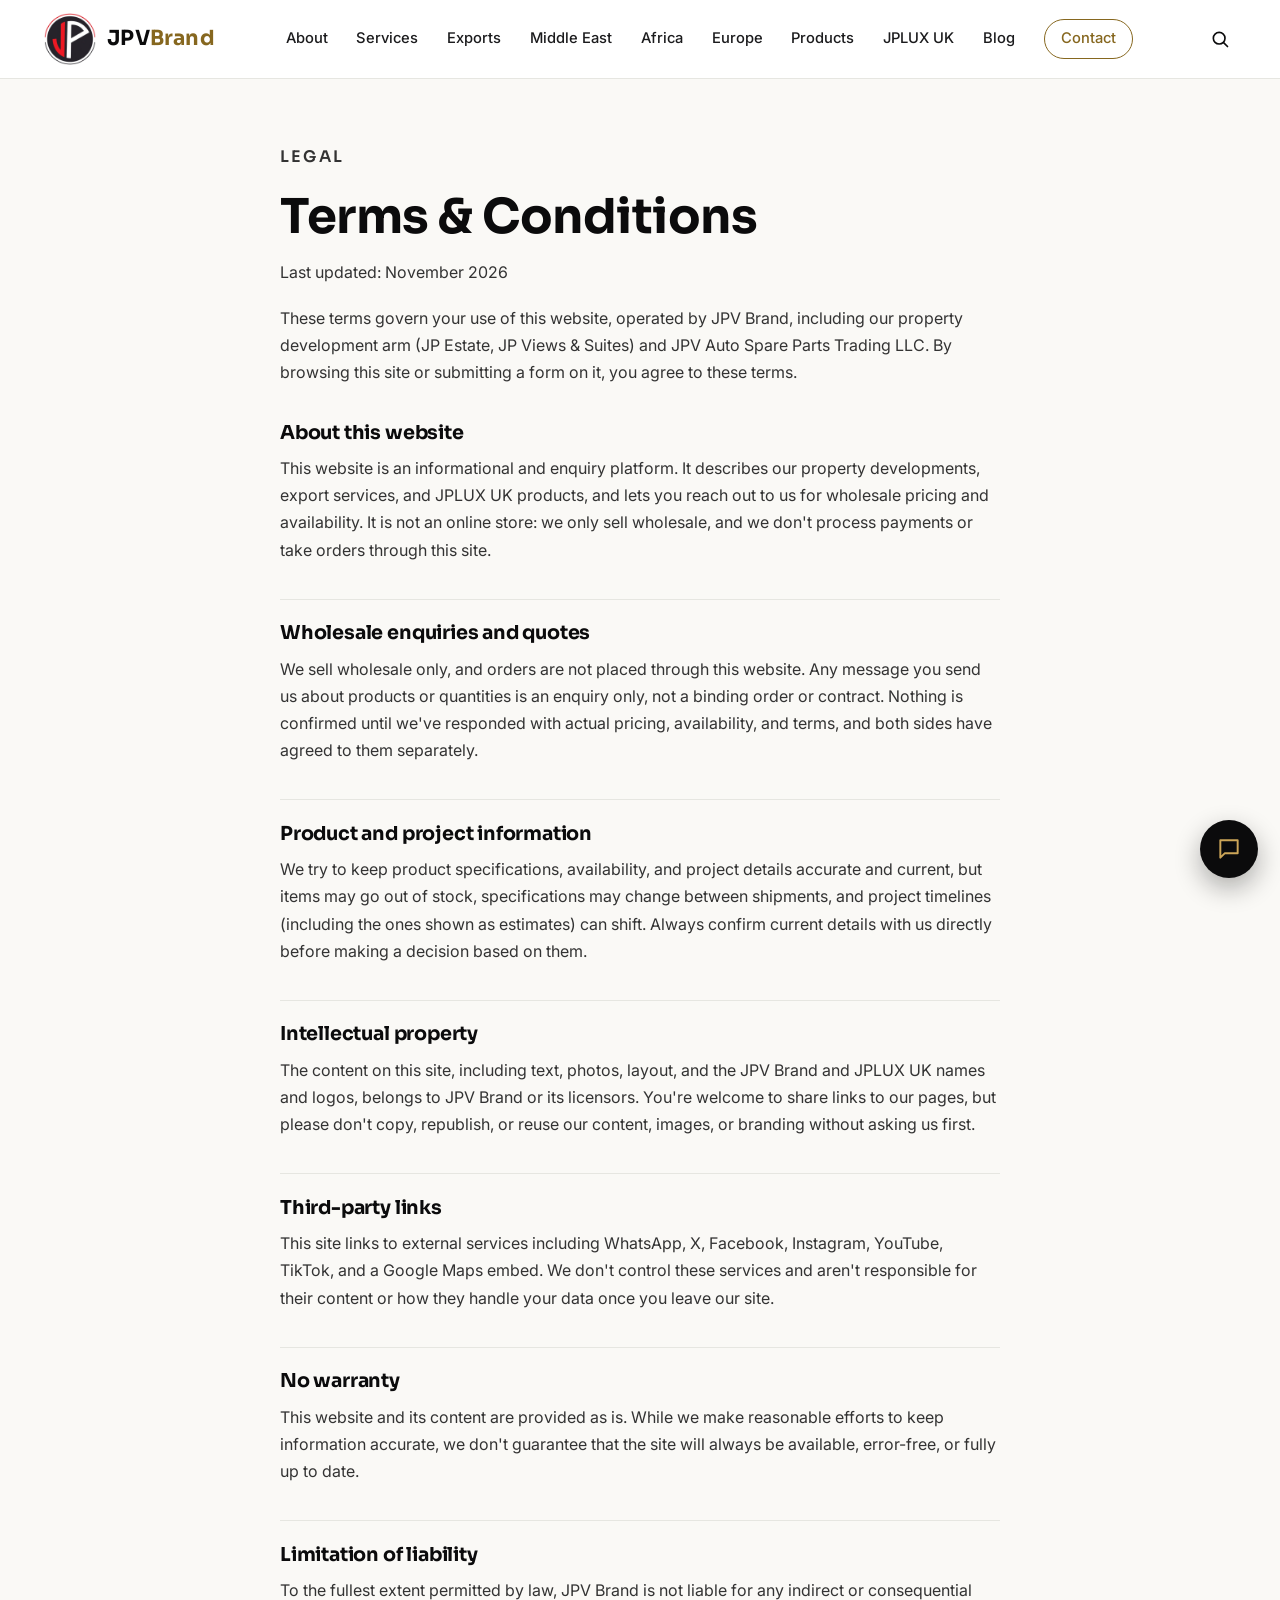
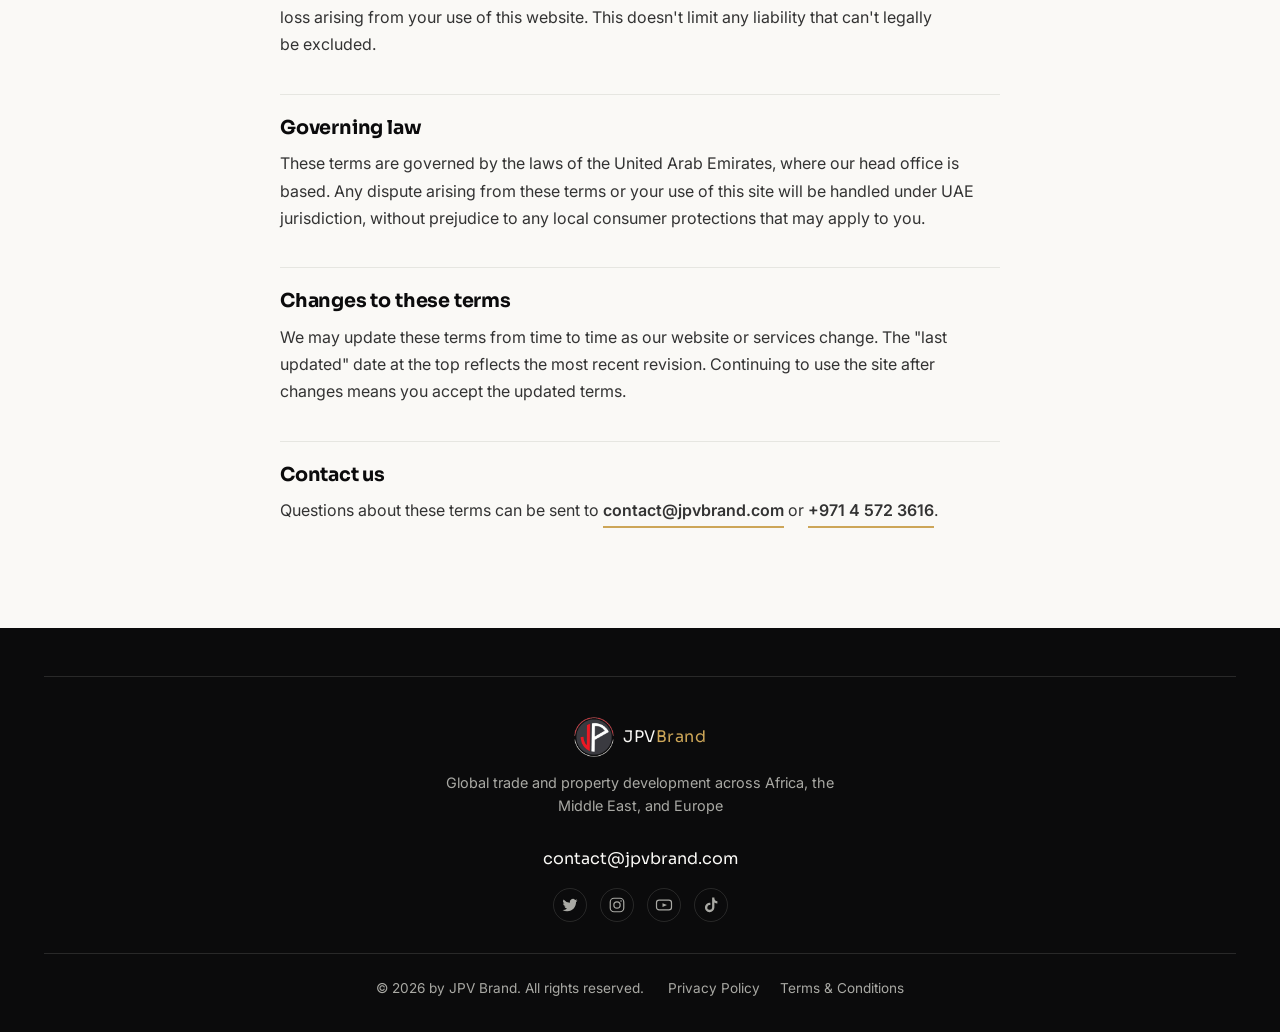
<file: terms-conditions.html>
<!DOCTYPE html>
<html lang="en">
<head>
<meta charset="UTF-8">
<meta name="viewport" content="width=device-width, initial-scale=1.0">
<link rel="icon" type="image/png" href="assets/images/jpv-logo-icon.png">
<link rel="apple-touch-icon" href="assets/images/jpv-logo-icon.png">
<title>Terms &amp; Conditions | JPV Brand</title>
<meta property="og:type" content="website">
<meta property="og:title" content="Terms &amp; Conditions | JPV Brand">
<meta property="og:description" content="The terms that govern your use of the JPV Brand website, including wholesale enquiries and product information.">
<meta property="og:image" content="assets/images/hero.jpg">
<meta name="twitter:card" content="summary_large_image">
<meta name="twitter:title" content="Terms &amp; Conditions | JPV Brand">
<meta name="twitter:description" content="The terms that govern your use of the JPV Brand website, including wholesale enquiries and product information.">
<meta name="description" content="The terms that govern your use of the JPV Brand website, including wholesale enquiries and product information.">
<link rel="preconnect" href="https://fonts.googleapis.com">
<link rel="preconnect" href="https://fonts.gstatic.com" crossorigin>
<link href="https://fonts.googleapis.com/css2?family=Sora:wght@400;500;600;700;800&family=Inter:wght@300;400;500;600;700&display=swap" rel="stylesheet">
<link rel="stylesheet" href="css/style.css">
<link rel="stylesheet" href="css/animations.css">
<link rel="stylesheet" href="css/chat-widget.css">
<link rel="stylesheet" href="css/legal.css">
</head>
<body>

<!-- ============ HEADER ============ -->
<header class="site-header" id="top">
  <div class="header-inner">
    <a href="index.html" class="logo" aria-label="JPV Brand home">
      <img class="logo-mark" src="assets/images/jpv-logo-mark.png" alt="JPV Brand logo mark" width="42" height="42">
      <span class="logo-word">JPV<em>Brand</em></span>
    </a>

    <nav class="main-nav" id="mainNav">
      <a href="index.html#about">About</a>
      <a href="index.html#services">Services</a>
      <a href="exports.html">Exports</a>
      <a href="middle-east.html">Middle East</a>
      <a href="africa.html">Africa</a>
      <a href="europe.html">Europe</a>
      <a href="products.html">Products</a>
      <a href="jplux-uk.html">JPLUX UK</a>
      <a href="blog.html">Blog</a>
      <a href="contact.html" class="nav-cta">Contact</a>
    </nav>

    <button class="search-toggle" id="searchToggle" aria-label="Search the site" aria-expanded="false">
      <svg viewBox="0 0 24 24" width="20" height="20" aria-hidden="true"><circle cx="11" cy="11" r="7" fill="none" stroke="currentColor" stroke-width="2"/><line x1="16.3" y1="16.3" x2="21" y2="21" stroke="currentColor" stroke-width="2" stroke-linecap="round"/></svg>
    </button>
    <button class="nav-toggle" id="navToggle" aria-label="Toggle menu" aria-expanded="false">
      <span></span><span></span><span></span>
    </button>
  </div>

  <div class="search-panel" id="searchPanel">
    <div class="search-panel-inner">
      <label for="siteSearchInput" class="visually-hidden">Search the site</label>
      <input type="search" id="siteSearchInput" placeholder="Search projects, products, services...">
      <button class="search-close" id="searchClose" aria-label="Close search">&times;</button>
    </div>
    <div class="search-results" id="searchResults"></div>
  </div>
</header>

<main>

  <!-- ============ LEGAL CONTENT ============ -->
  <section class="section legal-page">
    <div class="legal-content">
      <p class="kicker">Legal</p>
      <h1>Terms &amp; Conditions</h1>
      <p class="legal-updated">Last updated: November 2026</p>

      <p>These terms govern your use of this website, operated by JPV Brand, including our property development arm (JP Estate, JP Views &amp; Suites) and JPV Auto Spare Parts Trading LLC. By browsing this site or submitting a form on it, you agree to these terms.</p>

      <h2>About this website</h2>
      <p>This website is an informational and enquiry platform. It describes our property developments, export services, and JPLUX UK products, and lets you reach out to us for wholesale pricing and availability. It is not an online store: we only sell wholesale, and we don't process payments or take orders through this site.</p>

      <h2>Wholesale enquiries and quotes</h2>
      <p>We sell wholesale only, and orders are not placed through this website. Any message you send us about products or quantities is an enquiry only, not a binding order or contract. Nothing is confirmed until we've responded with actual pricing, availability, and terms, and both sides have agreed to them separately.</p>

      <h2>Product and project information</h2>
      <p>We try to keep product specifications, availability, and project details accurate and current, but items may go out of stock, specifications may change between shipments, and project timelines (including the ones shown as estimates) can shift. Always confirm current details with us directly before making a decision based on them.</p>

      <h2>Intellectual property</h2>
      <p>The content on this site, including text, photos, layout, and the JPV Brand and JPLUX UK names and logos, belongs to JPV Brand or its licensors. You're welcome to share links to our pages, but please don't copy, republish, or reuse our content, images, or branding without asking us first.</p>

      <h2>Third-party links</h2>
      <p>This site links to external services including WhatsApp, X, Facebook, Instagram, YouTube, TikTok, and a Google Maps embed. We don't control these services and aren't responsible for their content or how they handle your data once you leave our site.</p>

      <h2>No warranty</h2>
      <p>This website and its content are provided as is. While we make reasonable efforts to keep information accurate, we don't guarantee that the site will always be available, error-free, or fully up to date.</p>

      <h2>Limitation of liability</h2>
      <p>To the fullest extent permitted by law, JPV Brand is not liable for any indirect or consequential loss arising from your use of this website. This doesn't limit any liability that can't legally be excluded.</p>

      <h2>Governing law</h2>
      <p>These terms are governed by the laws of the United Arab Emirates, where our head office is based. Any dispute arising from these terms or your use of this site will be handled under UAE jurisdiction, without prejudice to any local consumer protections that may apply to you.</p>

      <h2>Changes to these terms</h2>
      <p>We may update these terms from time to time as our website or services change. The "last updated" date at the top reflects the most recent revision. Continuing to use the site after changes means you accept the updated terms.</p>

      <h2>Contact us</h2>
      <p>Questions about these terms can be sent to <a href="mailto:contact@jpvbrand.com" class="text-link">contact@jpvbrand.com</a> or <a href="tel:+97145723616" class="text-link">+971 4 572 3616</a>.</p>
    </div>
  </section>

</main>

<!-- ============ FOOTER ============ -->
<footer class="site-footer">
  <div class="footer-inner">
    <div class="footer-top">
      <div class="footer-brand">
      <a href="index.html" class="logo small">
            <img class="logo-mark" src="assets/images/jpv-logo-mark-light.png" alt="JPV Brand logo mark" width="30" height="30">
            <span class="logo-word">JPV<em>Brand</em></span>
          </a>
      <p class="footer-tag">Global trade and property development across Africa, the Middle East, and Europe</p>
      </div>
      <div class="footer-right">
        <p class="footer-contact"><a href="mailto:contact@jpvbrand.com">contact@jpvbrand.com</a></p>
        <div class="footer-social">
      <a href="https://x.com/jpvestate" aria-label="Twitter / X" target="_blank" rel="noopener">
        <svg viewBox="0 0 24 24" width="18"><path fill="currentColor" d="M22 5.9c-.7.3-1.5.5-2.3.6.8-.5 1.5-1.3 1.7-2.3-.8.5-1.7.8-2.6 1a4.1 4.1 0 0 0-7 3.7A11.6 11.6 0 0 1 3.4 4.6a4.1 4.1 0 0 0 1.3 5.5c-.7 0-1.3-.2-1.9-.5v.1c0 2 1.4 3.6 3.3 4a4.1 4.1 0 0 1-1.9.1 4.1 4.1 0 0 0 3.8 2.8A8.2 8.2 0 0 1 2 18.6a11.6 11.6 0 0 0 6.3 1.8c7.5 0 11.7-6.3 11.7-11.7v-.5c.8-.6 1.5-1.3 2-2.1Z"/></svg>
      </a>
      <a href="https://www.instagram.com/jpvestate/" aria-label="Instagram" target="_blank" rel="noopener">
        <svg viewBox="0 0 24 24" width="18"><rect x="3" y="3" width="18" height="18" rx="5" fill="none" stroke="currentColor" stroke-width="1.6"/><circle cx="12" cy="12" r="4.2" fill="none" stroke="currentColor" stroke-width="1.6"/><circle cx="17.4" cy="6.6" r="1.1" fill="currentColor"/></svg>
      </a>
      <a href="https://www.youtube.com/channel/UCHBNSMVRemeQUBlEAEQWsZw" aria-label="YouTube" target="_blank" rel="noopener">
        <svg viewBox="0 0 24 24" width="18"><rect x="2" y="5.5" width="20" height="13" rx="3.5" fill="none" stroke="currentColor" stroke-width="1.6"/><path d="M10 9.5l6 2.5-6 2.5Z" fill="currentColor"/></svg>
      </a>
      <a href="https://www.tiktok.com/@jpv_brand" aria-label="TikTok" target="_blank" rel="noopener">
        <svg viewBox="0 0 24 24" width="18"><path fill="currentColor" d="M16.5 2h-3v13.2a3.2 3.2 0 1 1-2.3-3.1v-3.1a6.3 6.3 0 1 0 5.3 6.2V8.8c1.1.8 2.5 1.3 4 1.3V7.1c-2.1 0-3.9-1.6-4-4V2Z"/></svg>
      </a>
    </div>
      </div>
    </div>
    <div class="footer-bottom">
      <p class="footer-copy">© 2026 by JPV Brand. All rights reserved.</p>
      <div class="footer-legal">
        <a href="privacy-policy.html">Privacy Policy</a>
        <a href="terms-conditions.html">Terms &amp; Conditions</a>
      </div>
    </div>
  </div>
</footer>

<!-- ============ CHAT WIDGET ============ -->
<div class="chat-widget" id="chatWidget">
  <div class="chat-panel" id="chatPanel" aria-hidden="true">
    <div class="chat-panel-head">
      <div class="chat-avatar">
        <img src="assets/images/jpv-logo-mark-light.png" alt="" width="34" height="34">
      </div>
      <div class="chat-head-text">
        <strong>JPV Brand</strong>
        <span>We reply by email, usually within 1 business day</span>
      </div>
      <button type="button" class="chat-panel-close" id="chatPanelClose" aria-label="Close chat">&times;</button>
    </div>

    <div class="chat-panel-body">
      <div class="chat-bubble">
        <span class="chat-wave" aria-hidden="true">&#128075;</span>
        Hi! Welcome to <strong>JPV Brand</strong>. What can we help you with?
      </div>

      <div class="chat-quick-options" id="chatQuickOptions">
        <button type="button" class="chat-option" data-prompt="Hi, I'd like an export quote for: ">&#128666; Get an export quote</button>
        <button type="button" class="chat-option" data-prompt="Hi, I'm interested in JPLUX UK products: ">&#128230; JPLUX UK products</button>
        <button type="button" class="chat-option" data-prompt="Hi, I have a question about a current project: ">&#127968; Ask about a project</button>
        <button type="button" class="chat-option" data-prompt="Hi, ">&#128172; Something else</button>
      </div>
    </div>

    <form class="chat-panel-input" id="chatForm">
      <label for="chatMessage" class="visually-hidden">Your message</label>
      <textarea id="chatMessage" rows="1" placeholder="Type a message..." required></textarea>
      <button type="submit" class="chat-send" aria-label="Send message">
        <svg viewBox="0 0 24 24" width="18" height="18" aria-hidden="true"><path d="M3 11.5 20.5 4 13 21.5l-2.7-7.3L3 11.5Z" fill="none" stroke="currentColor" stroke-width="1.8" stroke-linejoin="round" stroke-linecap="round"/></svg>
      </button>
    </form>
    <p class="chat-panel-note">Sending opens your email app with this message addressed to us</p>
  </div>

  <button type="button" class="chat-toggle" id="chatToggle" aria-label="Open chat" aria-expanded="false">
    <svg class="chat-icon-open" viewBox="0 0 24 24" width="26" height="26" aria-hidden="true"><path d="M4 4h16v12H8l-4 4V4Z" fill="none" stroke="currentColor" stroke-width="1.8" stroke-linejoin="round"/></svg>
    <svg class="chat-icon-close" viewBox="0 0 24 24" width="22" height="22" aria-hidden="true"><line x1="5" y1="5" x2="19" y2="19" stroke="currentColor" stroke-width="2" stroke-linecap="round"/><line x1="19" y1="5" x2="5" y2="19" stroke="currentColor" stroke-width="2" stroke-linecap="round"/></svg>
  </button>
</div>


<script src="js/script.js"></script>
<script src="js/animations.js"></script>
<script src="js/chat-widget.js"></script>
</body>
</html>
</file>
<file: css/style.css>
/* ==========================================================
   JPV BRAND — design tokens
   ========================================================== */
:root{
  --black: #0b0b0c;
  --black-soft: #151517;
  --black-card: #1b1b1d;
  --yellow: #cda658;
  --yellow-deep: #a3813d;
  --gold-text: #86671f;   /* gold that stays readable on light backgrounds */
  --red: #ad5140;
  --white: #faf9f6;
  --grey: #a9a9a4;
  --grey-line: rgba(250,249,246,0.12);
  --grey-line-dark: rgba(11,11,12,0.12);

  --font-display: "Sora", "Inter", system-ui, -apple-system, "Segoe UI", sans-serif;
  --font-body: "Inter", system-ui, -apple-system, "Segoe UI", sans-serif;

  /* ---- type scale (one place to tune every heading on the site) ---- */
  --fs-hero: clamp(2.1rem, 4.8vw, 3.9rem);     /* home hero h1 */
  --fs-display: clamp(2rem, 4.2vw, 3.2rem);     /* full-width banner h2 */
  --fs-h1: clamp(2.1rem, 4.2vw, 3rem);          /* inner-page h1 */
  --fs-h2: clamp(1.75rem, 3vw, 2.4rem);         /* section h2 */
  --fs-h3: 1.2rem;                              /* feature-card title */
  --fs-h4: 1.05rem;                             /* small-card title */
  --fs-lead: clamp(1.02rem, 1.4vw, 1.15rem);    /* intro paragraphs */
  --fs-body: 1rem;
  --fs-small: .9rem;
  --fs-kicker: .78rem;

  /* ---- spacing scale ---- */
  --gutter: 1.5rem;                             /* page side padding */
  --section-y: 5rem;                            /* vertical rhythm between sections */
  --head-gap: 3rem;                             /* section heading -> content */
  --measure: 62ch;                              /* comfortable paragraph width */

  --maxw: 1240px;
  --maxw-content: calc(var(--maxw) - 2 * var(--gutter)); /* content edge shared by every section */
  --radius: 10px;
  --radius-lg: 20px;
  --radius-full: 999px;
  --shadow-card: 0 8px 24px rgba(11,11,12,0.08);
  --shadow-soft: 0 16px 40px rgba(11,11,12,0.14);
}

*,*::before,*::after{ box-sizing: border-box; }
html{ scroll-behavior: smooth; overflow-x: hidden; }
body{
  margin:0;
  overflow-x: hidden;
  font-family: var(--font-body);
  background: var(--white);
  color: var(--black);
  line-height: 1.6;
  -webkit-font-smoothing: antialiased;
}
img{ max-width:100%; display:block; }
a{ color: inherit; text-decoration: none; }
ul{ margin:0; padding:0; list-style:none; }
h1,h2,h3,h4{
  font-family: var(--font-display);
  font-weight: 700;
  line-height: 1.15;
  margin: 0 0 .5em;
  letter-spacing: -.01em;
  text-wrap: balance;
}
h1{ font-size: var(--fs-h1); }
h2{ font-size: var(--fs-h2); }
h3{ font-size: var(--fs-h3); }
h4{ font-size: var(--fs-h4); }
p{ margin: 0 0 1em; color: inherit; text-wrap: pretty; }
.visually-hidden{
  position:absolute; width:1px; height:1px; overflow:hidden;
  clip:rect(0 0 0 0); white-space:nowrap;
}

/* focus visibility */
a:focus-visible, button:focus-visible, input:focus-visible{
  outline: 2px solid var(--yellow);
  outline-offset: 2px;
}

@media (prefers-reduced-motion: reduce){
  *{ animation: none !important; transition: none !important; }
  html{ scroll-behavior: auto; }
}

/* ==========================================================
   BUTTONS / LINKS
   ========================================================== */
.btn{
  display:inline-flex;
  align-items:center;
  gap:.5em;
  padding: .9em 1.7em;
  font-family: var(--font-display);
  font-weight: 600;
  font-size: .95rem;
  letter-spacing:.01em;
  border: 1.5px solid transparent;
  border-radius: var(--radius-full);
  cursor:pointer;
  transition: transform .15s ease, background-color .15s ease, color .15s ease, box-shadow .15s ease;
  -webkit-touch-callout: none;
  -webkit-user-select: none;
  user-select: none;
  touch-action: manipulation;
  position: relative;
  z-index: 5;
  pointer-events: auto;
}
.hero-actions, .banner-actions{ position: relative; z-index: 5; isolation: isolate; }
.btn-yellow{
  background: var(--yellow);
  color: var(--black);
  box-shadow: 0 6px 16px rgba(205,166,88,0.35);
}
.btn-yellow:hover{ background: var(--yellow-deep); transform: translateY(-2px); box-shadow: 0 10px 22px rgba(205,166,88,0.4); }
.btn-outline{
  border-color: currentColor;
  color: inherit;
  background: transparent;
}
.btn-outline:hover{ background: var(--grey-line); }

.text-link{
  display:inline-block;
  font-weight:600;
  border-bottom: 2px solid var(--yellow);
  padding-bottom:2px;
}
.text-link:hover{ color: var(--yellow-deep); }

/* ==========================================================
   HEADER
   ========================================================== */
.site-header{
  position: sticky; top:0; z-index: 50;
  background: rgba(11,11,12,0.92);
  backdrop-filter: blur(6px);
  border-bottom: 1px solid var(--grey-line);
}
.header-inner{
  max-width: var(--maxw);
  margin: 0 auto;
  padding: .8rem var(--gutter);
  display:flex; align-items:center; justify-content:space-between;
}
.logo{ display:flex; align-items:center; gap:.6rem; color: var(--white); }
.logo-word{ font-family: var(--font-display); font-size:1.15rem; letter-spacing:.03em; }
.logo-word em{ font-style: normal; color: var(--yellow); }
.logo.small .logo-word{ font-size: 1rem; }

.main-nav{ display:flex; align-items:center; gap: 1.8rem; }
.main-nav a{
  color: var(--white);
  font-size:.92rem;
  font-weight:500;
  opacity:.85;
  transition: opacity .15s, color .15s;
}
.main-nav a:hover{ opacity:1; color: var(--yellow); }
.main-nav .nav-cta{
  border:1.5px solid var(--yellow);
  color: var(--yellow);
  padding:.5em 1.1em;
  border-radius: var(--radius-full);
  opacity:1;
  transition: background-color .15s, color .15s, transform .15s;
}
.main-nav .nav-cta:hover{ transform: translateY(-1px); }
.main-nav .nav-cta:hover{ background: var(--yellow); color: var(--black); }
.main-nav a.active{ color: var(--yellow); opacity:1; }

.nav-toggle{
  display:none; flex-direction:column; gap:5px;
  background:none; border:none; cursor:pointer; padding:6px;
}
.nav-toggle span{ width:24px; height:2px; background:var(--white); }

/* ==========================================================
   SEARCH
   ========================================================== */
.search-toggle{
  background:none; border:none; color: var(--white);
  cursor:pointer; padding:6px; display:flex; align-items:center;
  transition: color .15s;
}
.search-toggle:hover, .search-toggle.active{ color: var(--yellow); }

.search-panel{
  position:absolute; top:100%; left:0; right:0;
  background: var(--black);
  border-bottom: 1px solid var(--grey-line);
  max-height:0; overflow:hidden;
  transition: max-height .25s ease;
}
.search-panel.open{ max-height: 70vh; }
.search-panel-inner{
  display:flex; align-items:center; gap:.8rem;
  max-width: var(--maxw); margin:0 auto;
  padding: 1rem 1.5rem;
}
#siteSearchInput{
  flex:1;
  background: var(--black-soft);
  border: 1px solid var(--grey-line);
  color: var(--white);
  padding: .75em 1em;
  border-radius: var(--radius);
  font-family: var(--font-body);
  font-size: 1rem;
}
#siteSearchInput::placeholder{ color: var(--grey); }
#siteSearchInput:focus{ outline: 2px solid var(--yellow); outline-offset: 1px; }
.search-close{
  background:none; border:none; color: var(--white);
  font-size: 1.4rem; line-height:1; cursor:pointer; padding: .2em .4em;
}
.search-close:hover{ color: var(--yellow); }
.search-results{
  max-width: var(--maxw); margin: 0 auto;
  padding: 0 1.5rem 1.2rem;
  max-height: 50vh; overflow-y:auto;
}
.search-result-item{
  display:block;
  padding: .8em 0;
  border-bottom: 1px solid var(--grey-line);
}
.search-result-item:hover .search-result-title{ color: var(--yellow); }
.search-result-title{
  font-family: var(--font-display);
  font-size: 1rem;
  color: var(--white);
  transition: color .15s;
}
.search-result-meta{ font-size: .8rem; color: var(--grey); margin-top: .2em; }
.search-empty, .search-hint{ color: var(--grey); padding: .8rem 0; font-size: .9rem; }

/* ==========================================================
   HERO
   ========================================================== */
.hero{
  background: var(--black);
  color: var(--white);
  position: relative;
  overflow: hidden;
  min-height: min(88vh, 780px);
  display: flex;
  align-items: center;
  padding: 6rem 0 5rem;
  text-align: center;
}
.hero-bg{
  position: absolute;
  top: -40px;
  left: 0;
  right: 0;
  bottom: -40px;
  z-index: 0;
}
.hero-bg .hero-slide-img{
  position: absolute;
  inset: 0;
  width: 100%;
  height: 100%;
  object-fit: cover;
  opacity: 0;
  transform: scale(1);
  transition: opacity 1.2s var(--ease-smooth, ease);
  z-index: 1;
}
.hero-bg .hero-slide-img.active{
  opacity: 1;
  z-index: 2;
  animation: hero-kenburns 6s var(--ease-smooth, ease-out) forwards;
}
@keyframes hero-kenburns{
  from{ transform: scale(1); }
  to{ transform: scale(1.08); }
}
.hero-scrim{
  position: absolute;
  inset: 0;
  background:
    radial-gradient(ellipse 80% 70% at 50% 52%, rgba(11,11,12,.62) 0%, rgba(11,11,12,.38) 60%, rgba(11,11,12,.18) 100%),
    linear-gradient(0deg, rgba(11,11,12,.9) 0%, rgba(11,11,12,.3) 40%, rgba(11,11,12,.35) 100%);
  z-index: 1;
}
.hero-content{
  position: relative;
  z-index: 2;
  max-width: var(--maxw);
  width: 100%;
  margin: 0 auto;
  padding: 0 var(--gutter);
}
.hero-copy{ max-width: 960px; margin: 0 auto; }
.kicker{
  font-family: var(--font-display);
  font-weight: 600;
  font-size: var(--fs-kicker);
  letter-spacing: .14em;
  text-transform: uppercase;
  color: var(--yellow);
  margin-bottom: 1.1rem;
}
.hero h1{
  font-weight: 800;
  font-size: var(--fs-hero);
  line-height: 1.1;
  letter-spacing: -.02em;
  margin-bottom: .6em;
  text-shadow: 0 2px 24px rgba(0,0,0,.4);
  text-wrap: nowrap;
}
/* three statements, one per line */
.hero h1 .line{ display: block; }
.hero-lead{
  max-width: 52ch;
  margin-left: auto; margin-right: auto;
  font-size: var(--fs-lead);
  line-height: 1.65;
  color: #f0efea;
  text-shadow: 0 1px 14px rgba(0,0,0,.55);
}
.hero-actions{ display:flex; gap:1rem; flex-wrap:wrap; justify-content:center; margin: 1.8rem 0 2.6rem; }
.hero-actions .btn-outline{ border-color: rgba(250,249,246,0.4); color: var(--white); }
.hero-actions .btn-outline:hover{ border-color: var(--white); background: rgba(250,249,246,0.08); }

.hero-stats{
  display:flex; justify-content:center; gap: 3.2rem; margin:0 auto;
  max-width: 640px;
  border-top: 1px solid rgba(250,249,246,0.22);
  padding-top: 1.4rem;
}
.hero-stats dt{
  font-family: var(--font-display);
  font-weight: 700;
  font-size: 1.35rem; color: var(--yellow); margin:0;
}
.hero-stats dd{ margin:0; font-size:.82rem; color: #cfcec9; }

.hero-dots{
  position: absolute;
  right: 1.8rem;
  bottom: 2.4rem;
  z-index: 3;
  display:flex;
  flex-direction: column;
  gap:.6rem;
}
.hero-dot{
  width: 9px; height: 9px;
  border-radius: 50%;
  border: 1.5px solid rgba(255,255,255,.55);
  background: transparent;
  cursor: pointer;
  padding: 0;
  transition: background-color .2s, transform .2s, border-color .2s;
}
.hero-dot:hover{ border-color: #fff; }
.hero-dot.active{ background: var(--yellow); border-color: var(--yellow); transform: scale(1.2); }

.hero-chip{
  position: absolute;
  right: 1.8rem;
  top: 2.2rem;
  z-index: 3;
  background: rgba(11,11,12,.55);
  backdrop-filter: blur(6px);
  border: 1px solid rgba(250,249,246,0.18);
  color: var(--white);
  padding: .9rem 1.2rem;
  max-width: 260px;
  border-radius: var(--radius);
  border-left: 3px solid var(--yellow);
  text-align: left;
}
.hero-chip strong{ display:block; font-family: var(--font-display); font-size:.9rem; margin-bottom:.25em; }
.hero-chip span{ font-size:.78rem; color:#cfcec9; line-height: 1.4; }

@media (max-width: 760px){
  .hero{ min-height: auto; padding-bottom: 4rem; padding-top: 5rem; }
  .hero-chip{ display: none; }
  .hero h1{ text-wrap: balance; }
  .hero-dots{ right: 1.2rem; bottom: 1.6rem; }
  .hero-stats{ gap: 1.5rem 2rem; flex-wrap: wrap; }
}

.hazard-strip{
  height: 6px;
  border-radius: var(--radius-full);
  margin: 0 var(--gutter);
  background: linear-gradient(90deg, var(--yellow), var(--yellow-deep));
}

/* ==========================================================
   SECTION LAYOUT
   ========================================================== */
.section{
  max-width: var(--maxw);
  margin: 0 auto;
  padding: var(--section-y) var(--gutter);
}
.section-dark{
  max-width: none;
  background: var(--black);
  color: var(--white);
}
/* content in dark/full-bleed sections sits on the same edge as light sections */
.section-dark > *{ max-width: var(--maxw-content); margin-left:auto; margin-right:auto; }

.section-head{ text-align:center; max-width: 720px; margin: 0 auto var(--head-gap); }
.section-head h2{ margin-bottom: .4em; }
.section-head.left{ text-align:center; margin-left:auto; }   /* every section heading is centred */
.section-head p:last-child{ margin-bottom: 0; }
.section-sub{ color: #66665f; font-size: var(--fs-lead); }
.section-dark .section-sub{ color: var(--grey); }

.section-grid{
  display:grid;
  grid-template-columns: 1fr 1fr;
  gap: 3.5rem;
  align-items:center;
}
.section-grid.reverse{ direction: rtl; }
.section-grid.reverse > *{ direction: ltr; }

.text-block h1, .text-block h2{ font-size: var(--fs-h2); }
.text-block p{ color:#333; max-width: var(--measure); }
.section-dark .text-block p{ color: var(--grey); }

.tick-list{ margin: 1.2rem 0 1.8rem; }
.tick-list li{
  position:relative; padding-left: 1.6em; margin-bottom:.6em; color:#333;
}
.tick-list li::before{
  content:""; position:absolute; left:0; top:.5em;
  width:8px; height:8px; background: var(--yellow);
}

/* media placeholders — and the frame real photos/video will drop into */
.media-block{ width:100%; }
.media-placeholder{
  aspect-ratio: 4/3.2;
  border-radius: var(--radius-lg);
  display:flex; align-items:center; justify-content:center;
  text-align:center;
  position:relative;
  overflow:hidden;
  box-shadow: var(--shadow-card);
}
.media-placeholder.dark{
  background: linear-gradient(150deg, #1f1f22 0%, #151517 100%);
  border: 1px solid var(--grey-line-dark);
}
.media-placeholder.yellow{
  background: linear-gradient(160deg, #fff7db 0%, var(--yellow) 45%, var(--yellow-deep) 100%);
}
.media-placeholder .placeholder-label{
  background: rgba(11,11,12,.82); color: var(--white);
}
.media-placeholder.yellow .placeholder-label{ background: rgba(11,11,12,.85); color: var(--white); }
/* When a real <img> or <video> is dropped into any media frame on the
   site, it automatically fills the frame, keeps its rounded corners,
   and crops gracefully at every screen size instead of stretching. */
.media-placeholder img, .media-placeholder video,
.project-media img, .project-media video,
.case-media img, .case-media video,
.product-media img, .product-media video,
.coming-soon-image img, .coming-soon-image video{
  width:100%; height:100%; object-fit:cover; display:block; border-radius:inherit;
}

/* ==========================================================
   SERVICE CARDS
   ========================================================== */
.cards-grid{
  display:grid;
  grid-template-columns: repeat(3, 1fr);
  gap: 1.6rem;
}
.service-card{
  background: var(--black-card);
  border-top: 3px solid var(--yellow);
  border-radius: var(--radius-lg);
  padding: 2.4rem 2rem;
  transition: transform .18s ease, box-shadow .18s ease;
}
.service-card:hover{ transform: translateY(-4px); box-shadow: var(--shadow-soft); }
.service-icon{
  margin-bottom: 1.2rem;
  width: 56px; height: 56px;
  display:flex; align-items:center; justify-content:center;
  background: rgba(205,166,88,0.12);
  border-radius: var(--radius);
}
.service-icon svg{ width:30px; height:30px; }
.service-card h3{ font-size: var(--fs-h3); color: var(--white); }
.service-card p{ color: var(--grey); font-size: var(--fs-small); }

/* ==========================================================
   PROJECTS
   ========================================================== */
.projects-grid{
  display:grid;
  grid-template-columns: repeat(5, 1fr);
  gap: 1.2rem;
}
.project-card{
  background: var(--black-card);
  border-radius: var(--radius-lg);
  overflow: hidden;
  transition: transform .18s ease, box-shadow .18s ease;
}
.project-card:hover{ transform: translateY(-4px); box-shadow: var(--shadow-soft); }
.project-media{
  aspect-ratio: 3/3.4;
  background: linear-gradient(150deg, #222224 0%, #17171a 100%);
  display:flex; align-items:center; justify-content:center;
}
.project-media .placeholder-label{
  background: rgba(250,249,246,.9); color: var(--black); font-size:.72rem;
  border-radius: var(--radius-full);
}
.project-info{ padding: 1.1rem 1.2rem 1.4rem; }
.project-info h3{ font-size: var(--fs-h4); color: var(--white); margin-bottom:.2em; }
.project-info p{ color: var(--grey); font-size:.85rem; margin-bottom:.8em; }
.badge{
  display:inline-block;
  font-family: var(--font-display);
  font-size:.72rem;
  letter-spacing:.03em;
  padding: .35em .7em;
}
.badge-done{ background: var(--yellow); color: var(--black); }
.badge-ongoing{ border:1px solid var(--red); color: var(--red); }
.badge-soon{ border:1px solid var(--yellow); color: var(--yellow); }

/* ==========================================================
   PRODUCTS
   ========================================================== */
.chip-row{ display:flex; flex-wrap:wrap; gap:.7rem; margin-bottom: 2.6rem; }
.chip{
  border:1px solid #d8d8d3;
  padding: .55em 1em;
  font-size:.85rem;
  border-radius: 999px;
  color:#333;
}
.products-grid{
  display:flex;
  flex-wrap: wrap;
  justify-content: center;   /* every row, including a short last one, stays centred */
  gap: 1.4rem;
}
.products-grid > .product-card{ width: 280px; max-width: 100%; height: auto; }   /* auto so cards in a row stretch to equal height */
.product-card{
  display: flex;
  flex-direction: column;
  height: 100%;
  border: 1px solid #e6e6e1;
  border-radius: var(--radius-lg);
  overflow: hidden;
  transition: transform .18s ease, box-shadow .18s ease;
}
.product-card:hover{ transform: translateY(-4px); box-shadow: var(--shadow-card); }
.product-media{
  aspect-ratio: 1/1;
  background: linear-gradient(150deg, #f4f3ee 0%, #e9e9e3 100%);
  display:flex; align-items:center; justify-content:center;
}
.product-media .placeholder-label{
  background: rgba(11,11,12,.85); color: var(--white); font-size:.72rem;
}
.product-card h4{ font-size: var(--fs-h4); margin: 1rem 1rem .2rem; }
.product-card p{ font-size:.82rem; color:#666; margin: 0 1rem 1rem; }

/* ==========================================================
   PRODUCTS CATALOG PAGE
   ========================================================== */
.catalog-hero{
  background: var(--black);
  color: var(--white);
  padding: 4.5rem var(--gutter) 3.5rem;
}
.catalog-hero-inner{ max-width: 720px; margin: 0 auto; text-align:center; }
.catalog-hero h1{ font-size: var(--fs-h1); margin-bottom:.5em; }
.catalog-hero .hero-lead{ margin: 0 auto; color: var(--grey); }
.catalog-hero .kicker{ justify-content:center; display:flex; }

.category-nav{
  position: sticky;
  top: 65px;
  z-index: 40;
  background: var(--white);
  border-bottom: 1px solid #e6e6e1;
  overflow-x: auto;
}
.category-nav-inner{
  max-width: var(--maxw);
  margin: 0 auto;
  display:flex;
  gap: .4rem;
  padding: .8rem 1.5rem;
  white-space: nowrap;
}
.category-nav a{
  font-family: var(--font-display);
  font-size: .85rem;
  padding: .5em .9em;
  border-radius: 999px;
  color: #333;
  border: 1px solid #e0e0da;
  flex-shrink:0;
}
.category-nav a:hover{ border-color: var(--yellow); color: var(--black); background: #fff8df; }

/* ---- marquee strip (home) ---- */
.marquee-strip{
  background: var(--yellow);
  color: var(--black);
  border-bottom: 1px solid rgba(11,11,12,.08);
}
.marquee-strip .marquee-track span{
  font-family: var(--font-display);
  font-weight: 600;
  font-size: .85rem;
  letter-spacing: .03em;
  text-transform: uppercase;
  padding: .75rem 1.4rem;
}

/* ==========================================================
   HOME — STATS BAND
   ========================================================== */
.stats-band{ background: var(--black); }
.stats-band-inner{
  max-width: var(--maxw);
  margin: 0 auto;
  padding: 2.4rem 1.5rem;
  display: grid;
  grid-template-columns: repeat(4, 1fr);
  gap: 1.5rem;
  text-align: center;
}
.stat-item strong{
  display: block;
  font-family: var(--font-display);
  font-size: clamp(1.4rem, 2.6vw, 2rem);
  color: var(--yellow);
  margin-bottom: .2em;
}
.stat-item span{ font-size: .82rem; color: #bdbdb8; }
@media (max-width: 700px){
  .stats-band-inner{ grid-template-columns: repeat(2, 1fr); }
}

/* ==========================================================
   HOME — LATEST PROJECT SPOTLIGHT
   ========================================================== */
.spotlight-card{
  display: grid;
  grid-template-columns: 1fr 1.2fr;
  gap: 2.4rem;
  align-items: center;
  max-width: var(--maxw);
  margin: 0 auto;
  background: #f6f5f1;
  border-radius: var(--radius);
  overflow: hidden;
  padding: 1.4rem;
}
.spotlight-media img{
  width: 100%;
  height: 100%;
  aspect-ratio: 4/3;
  object-fit: cover;
  border-radius: calc(var(--radius) - 6px);
}
.spotlight-body .kicker{ margin-bottom: .4em; }
.spotlight-body h2{ margin-bottom: .5em; }
.spotlight-body .badge{ margin: .8em 0 .3em; display: inline-block; }
@media (max-width: 760px){
  .spotlight-card{ grid-template-columns: 1fr; padding: 1rem; }
}

/* ==========================================================
   PROJECT STATUS FILTER (Africa / Middle East style pages)
   ========================================================== */
.status-filter{
  display: flex;
  flex-wrap: wrap;
  gap: .5rem;
  max-width: var(--maxw);
  margin: 0 auto;
  padding: 1.6rem 1.5rem 0;
}
.status-btn{
  font-family: var(--font-display);
  font-size: .85rem;
  font-weight: 600;
  padding: .55em 1.1em;
  border-radius: 999px;
  border: 1.5px solid #e0e0da;
  background: #fff;
  color: #444;
  cursor: pointer;
  transition: border-color .15s, color .15s, background-color .15s;
}
.status-btn:hover{ border-color: var(--yellow); }
.status-btn.active{
  background: var(--black);
  border-color: var(--black);
  color: var(--white);
}
.project-hidden{ display: none !important; }
.eta-note{
  font-size: .85rem;
  color: var(--yellow-deep);
  font-weight: 600;
  margin: .6rem 0 0;
}

.catalog-section{ padding-top: 4rem; padding-bottom: 4rem; scroll-margin-top: 130px; }
.catalog-section.alt{
  max-width: none;
  background: #f6f5f1;
}
.catalog-section.alt > *{ max-width: var(--maxw-content); margin-left:auto; margin-right:auto; }
.catalog-note{ color:#555; max-width: 60ch; }

/* ==========================================================
   ABOUT — STORY BLOCK
   ========================================================== */
.story-block{ margin-top: 0; }
.story-block > h2{ font-size: var(--fs-h2); margin-bottom: 2rem; text-align: center; }
.story-grid{
  display:grid;
  grid-template-columns: 1.1fr .9fr;
  gap: 3rem;
  align-items:start;
  margin-bottom: 3rem;
}
.story-grid.reverse{ direction: rtl; }
.story-grid.reverse > *{ direction: ltr; }
.story-grid.spaced{ margin-top: 0; }
.story-copy p{ color:#333; max-width: none; }
.section-dark .story-copy p{ color: var(--grey); }
.story-copy h3{ font-size: var(--fs-h3); }
.story-tagline{
  font-family: var(--font-display);
  font-size: var(--fs-h3);
  font-weight: 700;
  text-align: center;
  color: var(--black);
  border-top: 3px solid var(--yellow);
  width: fit-content;
  margin: 2rem auto 0;
  padding-top: 1rem;
}
.section-dark .story-tagline{ color: var(--white); }

/* ==========================================================
   FEEDBACK FORM
   ========================================================== */
.feedback-form,
.contact-form{ max-width: 640px; display:flex; flex-direction:column; gap: 1rem; }
.feedback-row{ display:grid; grid-template-columns: 1fr 1fr; gap: 1rem; }
.feedback-form input,
.feedback-form textarea,
.contact-form input,
.contact-form textarea{
  width:100%;
  padding: .9em 1em;
  border: 1.5px solid #d8d8d3;
  font-family: var(--font-body);
  font-size: .95rem;
  border-radius: var(--radius);
  resize: vertical;
}
.contact-form .btn{ align-self:flex-start; }
.feedback-form .btn{ align-self:center; }
.feedback-form{ margin: 0 auto; }
.feedback-form .form-note{ text-align:center; }

/* ==========================================================
   TEXT BLOCK ACTIONS (button row after paragraphs)
   ========================================================== */
.text-block-actions{ margin-top: 1.2rem; }

/* ==========================================================
   CONTACT PAGE
   ========================================================== */
.contact-details-grid{
  display:grid;
  grid-template-columns: repeat(4, 1fr);
  gap: 1.6rem;
}
.contact-detail{ display:flex; gap: .9rem; align-items:flex-start; }
.contact-icon{ font-size: 1.4rem; line-height:1; margin-top:.1em; }
.contact-detail h3{ font-size: var(--fs-h4); margin-bottom:.3em; }
.contact-detail p{ color:#333; font-size:.92rem; margin:0; }

.section-map{ line-height:0; }
.section-map iframe{ display:block; filter: grayscale(20%); }

/* ==========================================================
   EUROPE — COMING SOON PAGE
   ========================================================== */
.coming-soon{ position:relative; background: var(--black); color: var(--white); }
.coming-soon-media{ position:relative; }
.coming-soon-image{
  aspect-ratio: 16/10;
  border-radius: 0 0 var(--radius-lg) var(--radius-lg);
  overflow: hidden;
}
.coming-soon-overlay{
  padding: 2.5rem 1.5rem 4rem;
  text-align:center;
  max-width: 640px;
  margin: 0 auto;
}
.coming-soon-overlay h1{ font-size: var(--fs-h1); margin-bottom:.4em; }
.coming-soon-overlay p{ color: var(--grey); margin-bottom: 1.6rem; }
.coming-soon-form{
  display:flex; gap: .8rem; max-width: 480px; margin: 0 auto;
  flex-wrap: wrap; justify-content:center;
}
.coming-soon-form input{
  flex:1; min-width: 220px;
  padding: .9em 1em;
  border: 1.5px solid var(--grey-line);
  background: var(--black-soft);
  color: var(--white);
  font-family: var(--font-body);
  font-size: .95rem;
  border-radius: var(--radius);
}
.coming-soon-form input::placeholder{ color: var(--grey); }

/* ==========================================================
   PROJECTS "SEE MORE" LINKS
   ========================================================== */
.projects-more{ display:flex; gap: 1rem 2.5rem; flex-wrap:wrap; justify-content:center; margin-top: 2.5rem; }

/* ==========================================================
   GENERIC PAGE HERO (reused by exports / middle-east / africa)
   ========================================================== */
.page-hero{
  background: var(--black);
  color: var(--white);
  padding: 4.5rem var(--gutter) 3.5rem;
}
.page-hero-inner{ max-width: 720px; margin: 0 auto; text-align:center; }
.page-hero h1{ font-size: var(--fs-h1); margin-bottom:.5em; }
.page-hero .hero-lead{ margin: 0 auto; color: var(--grey); }
.page-hero .kicker{ justify-content:center; display:flex; }

/* ==========================================================
   CHECKLIST (yellow check — exports / middle-east / africa pages)
   ========================================================== */
.checklist{ columns: 2; column-gap: 2.5rem; max-width: 720px; }
.checklist li{
  break-inside: avoid;
  position:relative; padding-left: 1.8em; margin-bottom: 1em;
  font-size: 1.02rem; color:#333;
}
.checklist li::before{
  content:"✓"; position:absolute; left:0; top:0;
  color: var(--yellow-deep); font-weight:700;
}
.section-dark .checklist li{ color: var(--white); }

/* ==========================================================
   EXPORT CATEGORY BLOCKS
   ========================================================== */
.category-block{ margin-bottom: 2.2rem; }
.category-block h4{
  font-family: var(--font-display);
  font-size: 1.05rem;
  margin-bottom: .6em;
}
.category-block ul{ margin: 0; }
.category-block li{
  position:relative; padding-left: 1.6em; margin-bottom:.5em; color:#333; font-size:.96rem;
}
.category-block li::before{
  content:""; position:absolute; left:0; top:.55em;
  width:6px; height:6px; background: var(--yellow); border-radius:50%;
}

/* ==========================================================
   CASE-STUDY CARDS (Middle East projects)
   ========================================================== */
.case-grid{
  display:grid;
  grid-template-columns: repeat(3, 1fr);
  gap: 1.6rem;
}
.case-card{
  background: var(--black-card);
  border-radius: var(--radius-lg);
  overflow: hidden;
  transition: transform .18s ease, box-shadow .18s ease;
}
.case-card:hover{ transform: translateY(-4px); box-shadow: var(--shadow-soft); }
.case-media{
  aspect-ratio: 4/3;
  background: linear-gradient(150deg, #222224 0%, #17171a 100%);
  display:flex; align-items:center; justify-content:center;
}
.case-media .placeholder-label{ background: rgba(250,249,246,.9); color: var(--black); font-size:.72rem; }
.case-body{ padding: 1.2rem 1.3rem 1.5rem; }
.case-body h3{ color: var(--white); font-size: var(--fs-h4); margin-bottom: .7em; }
.case-meta{ margin:0; font-size: .85rem; color: var(--grey); }
.case-meta dt{ display:inline; font-weight:600; color: var(--white); }
.case-meta dt::after{ content: ": "; }
.case-meta dd{ display:inline; margin:0; }
.case-meta div{ margin-bottom:.4em; }

/* ==========================================================
   PROMO BAND (products link-out on home page)
   ========================================================== */
.promo-band{
  background: var(--black);
  color: var(--white);
  border-top: 5px solid var(--yellow);
  border-radius: var(--radius-lg);
  padding: 3.2rem 2.4rem;
  display:flex;
  flex-direction: column;
  align-items:center;
  text-align:center;
  gap: 1.8rem;
}
.promo-copy h2{ font-size: var(--fs-h2); margin-bottom:.4em; }
.promo-copy p{ color: var(--grey); margin:0 auto; max-width: 58ch; }
.promo-band .btn{ flex-shrink:0; }

/* ==========================================================
   BRANDS
   ========================================================== */
.brands-grid{
  display:grid;
  grid-template-columns: repeat(4, 1fr);
  gap: 1.4rem;
}
.brand-tile{
  border: 1px solid var(--grey-line);
  border-radius: var(--radius-lg);
  padding: 2.2rem 1.6rem;
  text-align:center;
}
.brand-tile-link{ display:block; border-radius: var(--radius-lg); transition: border-color .15s, background-color .15s, transform .15s; }
.brand-tile-link:hover{ border-color: var(--yellow); background: rgba(205,166,88,0.06); transform: translateY(-3px); }
.brand-tile svg{ margin: 0 auto 1rem; }
.brand-tile h3{ color: var(--white); font-size: var(--fs-h4); }
.brand-tile p{ color: var(--grey); font-size:.88rem; margin:0; }

/* ==========================================================
   SUBSCRIBE / CONTACT
   ========================================================== */
.subscribe-form{ display:flex; gap: .8rem; max-width: 420px; margin: 0 auto; }
.subscribe-form input{
  flex:1;
  padding: .9em 1em;
  border: 1.5px solid #d8d8d3;
  font-family: var(--font-body);
  font-size: .95rem;
  border-radius: var(--radius);
}
.form-note{ font-size:.85rem; color: var(--yellow-deep); min-height:1.2em; margin-top:.7em; }

.contact-block{ border-left: 1px solid #e6e6e1; padding-left: 4rem; }
.contact-email{
  display:inline-block;
  font-family: var(--font-display);
  font-size: var(--fs-h3);
  border-bottom: 2px solid var(--yellow);
  margin: .6rem 0 1.4rem;
}
.social-row{ display:flex; gap: 1rem; justify-content:center; }
#contact .text-block{ text-align:center; }
#contact .text-block p{ margin-left:auto; margin-right:auto; }
#contact .section-grid{ align-items:stretch; gap: 4rem; }
#contact .text-block{ display:flex; flex-direction:column; align-items:center; justify-content:flex-start; }
.social-row a{
  width: 42px; height:42px;
  border: 1.5px solid #d8d8d3;
  border-radius: 50%;
  display:flex; align-items:center; justify-content:center;
  transition: background-color .15s, border-color .15s, color .15s;
}
.social-row a:hover{ background: var(--yellow); border-color: var(--yellow); color: var(--black); }
.contact-more{ display:inline-block; margin-top: 1.6rem; }

/* ==========================================================
   FOOTER
   ========================================================== */
.site-footer{ background: var(--black); color: var(--grey); }
.footer-inner{
  max-width: var(--maxw); margin:0 auto;
  padding: 3rem var(--gutter) 2rem;
}
.footer-top{
  display:flex;
  flex-direction: column;
  align-items: center;
  text-align: center;
  gap: 1.8rem;
  padding-bottom: 2rem;
  border-top: 1px solid var(--grey-line);
  padding-top: 2.5rem;
}
.footer-brand{
  display:flex;
  flex-direction: column;
  align-items: center;
  gap: .9rem;
  max-width: 420px;
}
.footer-brand .footer-tag{ margin:0; font-size: var(--fs-small); color: var(--grey); }
.footer-right{
  display:flex;
  flex-direction: column;
  align-items: center;
  gap: 1rem;
}
.footer-contact{ margin:0; font-family: var(--font-display); font-size: 1rem; }
.footer-contact a{ color: var(--white); }
.footer-contact a:hover{ color: var(--yellow); }
.footer-social{ display:flex; gap: .8rem; }
.footer-social a{
  color: var(--grey);
  width: 34px; height: 34px;
  border: 1px solid var(--grey-line);
  border-radius: 50%;
  display:flex; align-items:center; justify-content:center;
  transition: color .15s, border-color .15s;
}
.footer-social a:hover{ color: var(--yellow); border-color: var(--yellow); }
.footer-bottom{
  border-top: 1px solid var(--grey-line);
  padding-top: 1.5rem;
  text-align:center;
  display: flex;
  flex-wrap: wrap;
  align-items: center;
  justify-content: center;
  gap: .5rem 1.5rem;
}
.footer-legal{ display: flex; gap: 1.2rem; }
.footer-legal a{ font-size: .85rem; color: var(--grey); }
.footer-legal a:hover{ color: var(--yellow); }
.footer-copy{ margin:0; font-size:.85rem; }


/* ==========================================================
   RESPONSIVE
   ========================================================== */
@media (max-width: 980px){
  .cards-grid{ grid-template-columns: 1fr; }
  .projects-grid{ grid-template-columns: repeat(2, 1fr); }
  .case-grid{ grid-template-columns: repeat(2, 1fr); }
  .brands-grid{ grid-template-columns: repeat(2, 1fr); }
  .contact-details-grid{ grid-template-columns: repeat(2, 1fr); }
  .section-grid, .section-grid.reverse,
  .story-grid, .story-grid.reverse{ grid-template-columns: 1fr; direction: ltr; }
  .hero-copy{ max-width: 100%; }
  .contact-block{ border-left:none; padding-left:0; border-top:1px solid #e6e6e1; padding-top:2.5rem; }
  #contact .section-grid{ gap: 2.5rem; }
}

@media (max-width: 760px){
  .category-nav{ top: 58px; }
  .brands-grid{ grid-template-columns: 1fr; }
  .case-grid{ grid-template-columns: 1fr; }
  .checklist{ columns: 1; }
  .contact-details-grid{ grid-template-columns: 1fr; }
  .feedback-row{ grid-template-columns: 1fr; }
  .main-nav{
    position:absolute; top:100%; left:0; right:0;
    background: var(--black);
    flex-direction:column; align-items:flex-start;
    padding: 1.2rem var(--gutter) 1.6rem;
    gap: 1rem;
    display:none;
    border-bottom: 1px solid var(--grey-line);
  }
  .main-nav.open{ display:flex; }
  .nav-toggle{ display:flex; }
  .subscribe-form{ flex-direction:column; }
}

@media (max-width: 480px){
  :root{ --gutter: 1.25rem; --section-y: 3.5rem; --head-gap: 2.2rem; }
  .hero-stats{ flex-wrap:wrap; gap: 1.4rem; }
  .btn{ display:flex; width:100%; justify-content:center; }
  .hero-actions{ flex-direction:column; }
  .hero-actions .btn{ display:flex; width:100%; }
  .promo-band{ padding: 2.2rem 1.5rem; }
  .contact-details-grid{ grid-template-columns: 1fr; }
}

/* ==========================================================
   FULL-WIDTH IMAGE BANNERS (homepage)
   ========================================================== */
.banner{
  position: relative;
  min-height: min(78vh, 680px);
  display: flex;
  align-items: center;
  justify-content: center;
  text-align: center;
  padding: var(--section-y) var(--gutter);
  color: var(--white);
  background-color: var(--black);
  background-image: var(--banner-img);
  background-size: cover;
  background-position: var(--banner-pos, center);
  overflow: hidden;
  isolation: isolate;
}
.banner::before{
  content:"";
  position:absolute; inset:0; z-index:-1;
  background:
    radial-gradient(ellipse 75% 80% at 50% 50%, rgba(11,11,12,.7) 0%, rgba(11,11,12,.5) 60%, rgba(11,11,12,.3) 100%),
    linear-gradient(0deg, rgba(11,11,12,.5), rgba(11,11,12,0) 45%);
}
.banner-inner{
  width: 100%;
  max-width: var(--maxw-content);
  margin: 0 auto;
}
.banner-inner > *{ max-width: 720px; margin-left: auto; margin-right: auto; }
.banner .kicker{ margin-bottom: .9rem; }
.banner h2{
  font-family: var(--font-display);
  font-size: var(--fs-display);
  line-height: 1.1;
  margin: 0 auto 1.1rem;
  color: var(--white);
  text-shadow: 0 2px 20px rgba(0,0,0,.35);
}
.banner-lead{
  font-size: var(--fs-lead);
  color: #e9e8e3;
  margin: 0 auto 2rem;
}
.banner-actions{ display:flex; gap:1rem; flex-wrap:wrap; justify-content:center; }
.banner-actions .btn-outline{ border-color: rgba(250,249,246,.5); color: var(--white); }
.banner-actions .btn-outline:hover{ border-color: var(--white); background: rgba(250,249,246,.1); }
.story-grid.single{ grid-template-columns: 1fr; max-width: 760px; margin-left:auto; margin-right:auto; }
@media (max-width: 720px){
  .banner{ min-height: 64vh; }
  .banner::before{
    background: linear-gradient(0deg, rgba(11,11,12,.88) 0%, rgba(11,11,12,.66) 60%, rgba(11,11,12,.55) 100%);
  }
  .banner-actions .btn{ display:flex; width:100%; justify-content:center; }
}


/* ==========================================================
   READABILITY & POLISH
   ========================================================== */
/* gold text: darker on light backgrounds, bright on dark ones */
.kicker{ color: var(--gold-text); }
.hero .kicker, .banner .kicker, .page-hero .kicker, .catalog-hero .kicker,
.section-dark .kicker, .coming-soon .kicker, .jplux-hero .kicker{ color: var(--yellow); }
.eta-note{ color: var(--gold-text); }
.badge{ border-radius: var(--radius-full); padding: .3em .85em; white-space: nowrap; }
.badge-soon{ border-color: var(--gold-text); color: var(--gold-text); }
.badge-ongoing{ border-color: var(--red); color: var(--red); }
.section-dark .badge-soon, .project-card .badge-soon, .case-card .badge-soon{ border-color: var(--yellow); color: var(--yellow); }
.section-dark .badge-ongoing, .project-card .badge-ongoing, .case-card .badge-ongoing{ border-color: #e0806d; color: #e8917f; }
.project-info .badge{ font-size: .68rem; padding: .3em .7em; }
.capabilities .section-sub{ color: #bdbdb8; }

/* list text inside dark sections (was dark grey on near-black) */
.section-dark .tick-list li,
.section-dark .category-block li{ color: #d6d5d0; }
.section-dark .category-block h4{ color: var(--white); }
.section-dark .text-link{ color: var(--white); }
.section-dark .text-link:hover{ color: var(--yellow); }

/* centred checklist block */
.checklist{ margin-left: auto; margin-right: auto; }


/* ==========================================================
   LIGHT HEADER — white bar so the logo shows in full colour
   ========================================================== */
.site-header{ background: rgba(255,255,255,.97); border-bottom: 1px solid #e6e6e1; }
.site-header .logo{ color: var(--black); gap: .7rem; }
.site-header .logo-mark{ width: 52px; height: 52px; object-fit: contain; }
.site-header .logo-word{ font-size: 1.3rem; font-weight: 700; letter-spacing: .01em; }
.site-header .logo-word em{ color: var(--gold-text); }

.site-header .main-nav a{ color: #1b1b1d; opacity: 1; font-weight: 500; }
.site-header .main-nav a:hover,
.site-header .main-nav a.active{ color: var(--gold-text); }
.site-header .main-nav .nav-cta{ border-color: var(--gold-text); color: var(--gold-text); }
.site-header .main-nav .nav-cta:hover{ background: var(--yellow); border-color: var(--yellow); color: var(--black); }
.site-header .nav-toggle span{ background: var(--black); }
.site-header .search-toggle{ color: var(--black); }
.site-header .search-toggle:hover,
.site-header .search-toggle.active{ color: var(--gold-text); }

.search-panel{ background: #fff; border-bottom: 1px solid #e6e6e1; box-shadow: 0 12px 28px rgba(11,11,12,.08); }
#siteSearchInput{ background: #f6f5f1; border: 1px solid #e0e0da; color: var(--black); }
#siteSearchInput::placeholder{ color: #77776f; }
.search-close{ color: var(--black); }
.search-close:hover{ color: var(--gold-text); }
.search-result-item{ border-bottom: 1px solid #e6e6e1; }
.search-result-title{ color: var(--black); }
.search-result-item:hover .search-result-title{ color: var(--gold-text); }
.search-result-meta, .search-empty, .search-hint{ color: #66665f; }

@media (max-width: 760px){
  .site-header .main-nav{ background: #fff; border-bottom: 1px solid #e6e6e1; box-shadow: 0 12px 28px rgba(11,11,12,.08); }
  .site-header .logo-word{ font-size: 1.15rem; }
  .site-header .logo-mark{ width: 40px; height: 40px; }
}

/* dark footer: the logo's thin dark ring needs a light backing */
.site-footer .logo{ color: var(--white); }
.site-footer .logo-word em{ color: var(--yellow); }
.site-footer .logo-mark{ width: 40px; height: 40px; object-fit: contain; }   /* light logo variant, no backing circle */


/* ==========================================================
   HERO — slowly floating logo (right-hand side)
   ========================================================== */
.hero{ --float-size: clamp(100px, 10.5vw, 150px); }
.hero-content{ position: relative; }
.hero-float{
  display: none;
  position: absolute;
  right: var(--gutter);
  top: 50%;
  width: var(--float-size);
  height: var(--float-size);
  margin-top: calc(var(--float-size) / -2);
  pointer-events: none;
  animation: float-in 1.4s var(--ease-out, ease-out) .9s both;
}
/* soft gold glow that gently breathes behind the badge */
.hero-float::before{
  content: "";
  position: absolute; inset: -22%;
  border-radius: 50%;
  background: radial-gradient(closest-side, rgba(205,166,88,.35), rgba(205,166,88,0) 70%);
  animation: float-glow 7s ease-in-out infinite;
}
.hero-float img{
  position: relative;
  width: 100%; height: 100%;
  object-fit: contain;
  filter: drop-shadow(0 14px 22px rgba(0,0,0,.5));
  animation: logo-float 9s ease-in-out infinite;
  will-change: transform;
}
@keyframes logo-float{
  0%   { transform: translate3d(0, 0, 0) rotate(-2deg); }
  33%  { transform: translate3d(5px, -10px, 0) rotate(1.5deg); }
  66%  { transform: translate3d(-4px, -4px, 0) rotate(-1deg); }
  100% { transform: translate3d(0, 0, 0) rotate(-2deg); }
}
@keyframes float-glow{
  0%,100%{ opacity: .55; transform: scale(.95); }
  50%    { opacity: 1;   transform: scale(1.06); }
}
@keyframes float-in{
  from{ opacity: 0; transform: translateY(24px); }
  to  { opacity: 1; transform: none; }
}
/* room for the logo: the centred copy sits in the space to its left */
@media (min-width: 900px){
  .hero-float{ display: block; }
  .hero-content{ padding-right: calc(var(--gutter) + var(--float-size) + 2.5rem); }
}
@media (prefers-reduced-motion: reduce){
  .hero-float, .hero-float::before, .hero-float img{ animation: none !important; }
}

/* ==========================================================
   LOGO ON DARK AREAS — white backing keeps the black ring and
   dark disc visible against dark photos and panels
   ========================================================== */
.hero-float img{
  background: #fff;
  border-radius: 50%;
  padding: 5%;
  box-sizing: border-box;
  filter: drop-shadow(0 14px 24px rgba(0,0,0,.45));
}
.media-placeholder.logo-card{ background: #fff; border: 1px solid #e6e6e1; }
.media-placeholder.logo-card img{ object-fit: contain; padding: 8%; }


/* ==========================================================
   HERO v2 — left-aligned copy, gold closing line, floating logo disc
   ========================================================== */
.hero{ --float-size: clamp(150px, 13.5vw, 220px); text-align: left; }
.hero-scrim{
  background:
    linear-gradient(90deg, rgba(11,11,12,.86) 0%, rgba(11,11,12,.62) 45%, rgba(11,11,12,.38) 100%),
    linear-gradient(0deg, rgba(11,11,12,.7) 0%, rgba(11,11,12,0) 45%);
}
.hero-chip{ display: none !important; }
.hero-content{ padding-right: var(--gutter); }
.hero-copy{ max-width: 720px; margin: 0; }

.hero-pill{
  display: inline-flex; align-items: center; gap: .7rem;
  margin: 0 0 1.6rem;
  padding: .5rem 1.2rem .5rem .5rem;
  border: 1px solid rgba(205,166,88,.5);
  border-radius: var(--radius-full);
  background: rgba(11,11,12,.5);
  backdrop-filter: blur(6px);
  font-size: .82rem; font-weight: 500; line-height: 1.3;
  color: #ecdcb4;
}
.hero-pill-icon{
  flex: none; width: 30px; height: 30px; border-radius: 50%;
  display: inline-flex; align-items: center; justify-content: center;
  background: linear-gradient(135deg, #e6c27a, var(--yellow-deep));
  color: var(--black);
}
.hero h1{ font-size: clamp(2.2rem, 4.2vw, 3.5rem); margin-bottom: .55em; }
.hero h1 .line:last-child{ color: var(--yellow); }
.hero-lead{ margin-left: 0; margin-right: 0; max-width: 56ch; }
.hero-actions{ justify-content: flex-start; margin: 1.8rem 0 0; }
.hero .btn-outline{ background: rgba(11,11,12,.35); }

/* logo disc: right of the copy, gold halo, slow float */
.hero-float{
  right: clamp(1rem, 7vw, 8rem);
  filter: drop-shadow(0 0 28px rgba(205,166,88,.35));
}
.hero-float::before{ inset: -28%; background: radial-gradient(closest-side, rgba(205,166,88,.38), rgba(205,166,88,0) 70%); }
.hero-float img{
  background: #fff;
  padding: 13%;
  border-radius: 50%;
  box-shadow: 0 0 0 1px rgba(205,166,88,.55), 0 0 0 10px rgba(255,255,255,.08), 0 24px 48px rgba(0,0,0,.45);
  filter: none;
  animation: logo-float 7s ease-in-out infinite;
}
@keyframes logo-float{
  0%   { transform: translate3d(0, 0, 0) rotate(-1.5deg); }
  33%  { transform: translate3d(6px, -16px, 0) rotate(1.5deg); }
  66%  { transform: translate3d(-5px, -7px, 0) rotate(-1deg); }
  100% { transform: translate3d(0, 0, 0) rotate(-1.5deg); }
}
@media (min-width: 760px){
  .hero-float{ display: block; }
  .hero-content{ padding-right: var(--gutter); }
}
@media (max-width: 759px){
  .hero-float{ display: none; }
  .hero-pill{ font-size: .76rem; border-radius: 22px; }
  .hero h1{ font-size: clamp(2rem, 8.6vw, 2.6rem); }
  .hero-actions{ flex-direction: column; }
}

/* hero v2 — legibility + mid-width safety */
.hero-scrim{
  background:
    linear-gradient(90deg, rgba(11,11,12,.92) 0%, rgba(11,11,12,.72) 48%, rgba(11,11,12,.4) 100%),
    linear-gradient(0deg, rgba(11,11,12,.75) 0%, rgba(11,11,12,0) 50%);
}
.hero h1 .line:last-child{ color: #e3bd6a; }
@media (min-width: 760px) and (max-width: 1100px){
  .hero-copy{ max-width: calc(100% - var(--float-size) - 3rem); }
  .hero h1 .line{ text-wrap: balance; }
  .hero h1{ text-wrap: balance; }
}

@media (max-width: 640px){
  .products-grid > .product-card{ width: 100%; max-width: 360px; }
}


/* ==========================================================
   BRANDED PRODUCT CATALOGUE
   One card design for every product: square photo tile, JP mark,
   gold accent, centred text.
   ========================================================== */
.product-card{
  background: #fff;
  border: 1px solid #e6e6e1;
  box-shadow: 0 1px 2px rgba(11,11,12,.04);
  text-align: center;
  transition: transform .2s ease, box-shadow .2s ease, border-color .2s ease;
}
.product-card:hover{
  transform: translateY(-4px);
  border-color: var(--yellow);
  box-shadow: 0 14px 30px rgba(11,11,12,.10);
}
.product-media{
  position: relative;
  border-bottom: 1px solid #eeeee9;
  background: linear-gradient(150deg, #f7f6f2 0%, #ecebe5 100%);
}
.product-media img{ object-fit: cover; object-position: center; }
/* narrow or white-background shots are shown whole on a white tile */
.product-media.fit-contain{ background: #fff; }
.product-media.fit-contain img{ object-fit: contain; padding: 4%; box-sizing: border-box; }
/* small JP mark in the corner of every photo */
.product-media::after{
  content: "";
  position: absolute; right: .6rem; bottom: .6rem;
  width: 28px; height: 28px;
  border-radius: 50%;
  background: #fff url("../assets/images/jpv-logo-mark.png") center / 80% no-repeat;
  box-shadow: 0 1px 6px rgba(11,11,12,.22);
  pointer-events: none;
}
.product-card h4{ margin: 1.1rem 1rem 0; font-size: var(--fs-h4); }
.product-card h4::after{
  content: "";
  display: block;
  width: 28px; height: 2px;
  margin: .6rem auto .65rem;
  background: var(--yellow);
}
.product-card p{ margin: 0 1rem 1rem; line-height: 1.5; }

/* category headings: short gold rule */
.catalog-section .section-head h2::after{
  content: "";
  display: block;
  width: 48px; height: 3px;
  margin: .55rem auto 0;
  background: var(--yellow);
  border-radius: 2px;
}

/* ==========================================================
   LIGHTER THEME — former "dark" sections are now a soft warm tint.
   Dark is kept as an accent only: hero, photo banners, stats band,
   capabilities, the promo card and the footer.
   (The JPLUX UK page keeps its own black & gold look.)
   Need a dark section somewhere? Use class="section section-ink".
   ========================================================== */
:root{ --tint: #f1efe7; --card-line: #e6e4dc; }

.section-dark{ background: var(--tint); color: var(--black); }
.section-dark .section-sub{ color: #66665f; }
.section-dark .kicker{ color: var(--gold-text); }
.section-dark .text-block p,
.section-dark .story-copy p,
.section-dark .checklist li,
.section-dark .tick-list li,
.section-dark .category-block li{ color: #333; }
.section-dark .story-tagline,
.section-dark .category-block h4{ color: var(--black); }
.section-dark .text-link{ color: var(--black); }
.section-dark .text-link:hover{ color: var(--gold-text); }
.section-dark .btn-outline{ color: var(--black); border-color: rgba(11,11,12,.35); }
.section-dark .btn-outline:hover{ border-color: var(--black); background: rgba(11,11,12,.05); }

/* cards on the tint: white, hairline border, soft shadow */
.service-card, .project-card, .case-card, .brand-tile{
  background: #fff;
  border: 1px solid var(--card-line);
  box-shadow: 0 1px 2px rgba(11,11,12,.04);
}
.service-card{ border-top: 3px solid var(--yellow); }
.service-card:hover, .project-card:hover, .case-card:hover{ box-shadow: 0 14px 30px rgba(11,11,12,.10); }
.service-card h3, .project-info h3, .case-body h3, .brand-tile h3, .case-meta dt{ color: var(--black); }
.service-card p, .project-info p, .case-meta, .brand-tile p{ color: #5b5b55; }
.project-media, .case-media{ background: linear-gradient(150deg, #f7f6f2 0%, #ecebe5 100%); }
.brand-tile-link:hover{ background: #fffdf6; }
.brand-tile svg [stroke="#faf9f6"]{ stroke: #1b1b1d; }
.brand-tile svg [fill="#faf9f6"]{ fill: #1b1b1d; }
.brand-tile svg [stroke="#f4c10f"]{ stroke: var(--yellow-deep); }
.brand-tile svg [fill="#f4c10f"]{ fill: var(--yellow-deep); }

/* status tags on white cards */
.section-dark .badge-soon, .project-card .badge-soon, .case-card .badge-soon{ border-color: var(--gold-text); color: var(--gold-text); }
.section-dark .badge-ongoing, .project-card .badge-ongoing, .case-card .badge-ongoing{ border-color: var(--red); color: var(--red); }

/* opt-in dark section for any page */
.section-ink{ background: var(--black); color: var(--white); }

/* ==========================================================
   LIGHT SPLIT BANNERS — photo on one half, text on a soft background
   (.banner-light = photo left, .banner-light.banner-flip = photo right)
   ========================================================== */
.banner-light{
  background-color: var(--white);
  color: var(--black);
  text-align: left;
  padding: 0;
  min-height: min(70vh, 600px);
  justify-content: flex-start;
}
.banner-light::before{ display: none; }
/* photo half (parallax layer, or the inline image when JS is off) */
.banner-light .banner-bg{ left: 0; right: auto; width: 50%; transform: none !important; top: 0; height: 100%; }
.banner-light:not(.has-parallax){
  background-size: 50% 100% !important;
  background-position: left center !important;
  background-repeat: no-repeat !important;
}
.banner-light .banner-inner{
  width: 50%;
  max-width: none;
  margin: 0 0 0 50%;
  padding: var(--section-y) max(var(--gutter), calc((100vw - var(--maxw-content)) / 2)) var(--section-y) 4.5rem;
}
.banner-light .banner-inner > *{ margin-left: 0; margin-right: 0; max-width: 560px; }
.banner-light h2{ color: var(--black); text-shadow: none; margin-left: 0; margin-right: 0; }
.banner-light .banner-lead{ color: #4a4a45; margin-left: 0; margin-right: 0; }
.banner-light .kicker{ color: var(--gold-text); }
.banner-light .banner-actions{ justify-content: flex-start; }
.banner-light .banner-actions .btn-outline{ color: var(--black); border-color: rgba(11,11,12,.35); }
.banner-light .banner-actions .btn-outline:hover{ border-color: var(--black); background: rgba(11,11,12,.05); }

/* flipped: photo on the right */
.banner-light.banner-flip{ background-color: var(--tint); justify-content: flex-start; }
.banner-light.banner-flip .banner-bg{ left: auto; right: 0; }
.banner-light.banner-flip:not(.has-parallax){ background-position: right center !important; }
.banner-light.banner-flip .banner-inner{
  margin: 0;
  padding: var(--section-y) 4.5rem var(--section-y) max(var(--gutter), calc((100vw - var(--maxw-content)) / 2));
}

@media (max-width: 860px){
  .banner-light, .banner-light.banner-flip{ flex-direction: column; align-items: stretch; min-height: 0; }
  .banner-light .banner-bg, .banner-light.banner-flip .banner-bg{ left: 0; right: 0; width: 100%; height: 260px; }
  .banner-light:not(.has-parallax){ background-size: 100% 260px !important; background-position: top center !important; }
  .banner-light .banner-inner, .banner-light.banner-flip .banner-inner{
    width: 100%; margin: 0;
    padding: calc(260px + 2.2rem) var(--gutter) 3rem;
  }
}
</file>
<file: css/animations.css>
/* ==========================================================
   SITE-WIDE ANIMATION SYSTEM
   Scroll reveals, marquee, floating, hover polish, counters.
   Everything here is additive — it never changes layout, size,
   or color, only motion/opacity, and everything is skipped
   entirely under prefers-reduced-motion (see bottom of file).
   ========================================================== */

:root{
  --ease-smooth: cubic-bezier(.22, .61, .36, 1);
  --ease-out: cubic-bezier(.16, 1, .3, 1);
  --dur-fast: .35s;
  --dur-mid: .8s;
  --dur-slow: .9s;
}

/* ---------- page load fade ---------- */
/* pure CSS, no JS dependency: if a script ever fails to load, the
   page must never be left invisible. */
@keyframes page-fade-in{
  from{ opacity: 0; }
  to{ opacity: 1; }
}
body{
  animation: page-fade-in .5s var(--ease-smooth) both;
}

/* ---------- scroll reveal base states ---------- */
[data-reveal]{
  opacity: 0;
  transition: opacity var(--dur-mid) var(--ease-out), transform var(--dur-mid) var(--ease-out);
  transition-delay: calc(var(--reveal-i, 0) * 90ms);
  will-change: transform, opacity;
}
[data-reveal="up"]{ transform: translateY(32px); }
[data-reveal="left"]{ transform: translateX(-56px); }
[data-reveal="right"]{ transform: translateX(56px); }
[data-reveal="scale"]{ transform: scale(.94); }
[data-reveal].is-visible{
  opacity: 1;
  transform: none;
}

/* ---------- floating ---------- */
@keyframes float-y{
  0%, 100%{ transform: translateY(0); }
  50%{ transform: translateY(-9px); }
}
.float{ animation: float-y 5s ease-in-out infinite; }
.float-slow{ animation: float-y 7.5s ease-in-out infinite; }
.float-delay{ animation-delay: 1.2s; }

/* ---------- subtle pulse for "live" status badges ---------- */
@keyframes soft-pulse{
  0%, 100%{ box-shadow: 0 0 0 0 rgba(214,90,72,0.35); }
  50%{ box-shadow: 0 0 0 5px rgba(214,90,72,0); }
}
.badge-ongoing{ animation: soft-pulse 2.6s ease-in-out infinite; }

/* ---------- animated gradient backgrounds ---------- */
@keyframes gradient-drift{
  0%{ background-position: 0% 50%; }
  50%{ background-position: 100% 50%; }
  100%{ background-position: 0% 50%; }
}
.gradient-animated{
  background-size: 200% 200%;
  animation: gradient-drift 12s ease infinite;
}

/* ---------- marquee ---------- */
.marquee{
  overflow: hidden;
  position: relative;
  -webkit-mask-image: linear-gradient(90deg, transparent, #000 6%, #000 94%, transparent);
  mask-image: linear-gradient(90deg, transparent, #000 6%, #000 94%, transparent);
}
.marquee-track{
  display: flex;
  width: max-content;
  animation: marquee-scroll 32s linear infinite;
}
.marquee:hover .marquee-track{ animation-play-state: paused; }
.marquee-track span{
  display: inline-flex;
  align-items: center;
  white-space: nowrap;
  padding: 0 1.4rem;
}
.marquee-track span::after{
  content: "\2726";
  margin-left: 1.4rem;
  opacity: .5;
  font-size: .7em;
}
@keyframes marquee-scroll{
  from{ transform: translateX(0); }
  to{ transform: translateX(-50%); }
}

/* ---------- counters (state only, animation is JS-driven textContent) ---------- */
[data-counter]{ font-variant-numeric: tabular-nums; }

/* ---------- hover polish: cards, images, links ---------- */
.project-media, .case-media, .product-media, .coming-soon-image, .spotlight-media, .jplux-lookbook-item{
  overflow: hidden;
}
.project-media img, .case-media img, .product-media img, .coming-soon-image img,
.spotlight-media img, .jplux-lookbook-item img{
  transition: transform .6s var(--ease-out);
}
.project-card:hover .project-media img,
.case-card:hover .case-media img,
.product-card:hover .product-media img,
.jplux-lookbook-item:hover img{
  transform: scale(1.06);
}
.spotlight-card:hover .spotlight-media img{ transform: scale(1.04); }

a{ transition: color .2s ease; }
.btn{ transition: transform .2s var(--ease-out), background-color .15s ease, color .15s ease, box-shadow .2s ease, border-color .15s ease; }
.btn:hover{ transform: translateY(-2px); }
.btn:active{ transform: translateY(0); }
.status-btn, .category-nav a, .chip{ transition: transform .18s var(--ease-out), border-color .15s ease, background-color .15s ease, color .15s ease; }
.status-btn:hover, .category-nav a:hover{ transform: translateY(-1px); }

.nav a{ position: relative; }
.footer-social a{ transition: transform .2s var(--ease-out), color .2s ease, border-color .2s ease; }
.footer-social a:hover{ transform: translateY(-3px); }

/* ---------- image scale-in on hover for generic media blocks ---------- */
.media-placeholder{ overflow: hidden; }
.media-placeholder img{ transition: transform .6s var(--ease-out); }
.media-placeholder:hover img{ transform: scale(1.05); }

/* ---------- hero parallax support ---------- */
.hero-bg .hero-slide-img.active{ will-change: transform; }


/* ==========================================================
   V2 — extended motion system
   ========================================================== */

/* ---------- reveal refinements ---------- */
[data-reveal="left"] img, [data-reveal="right"] img{
  transform: scale(1.14);
  transition: transform 1.5s var(--ease-out);
  transition-delay: inherit;
}
[data-reveal="left"].is-visible img, [data-reveal="right"].is-visible img{ transform: scale(1); }

/* ---------- hero entrance (pure CSS so it can never leave content hidden) ---------- */
@keyframes rise-in{
  from{ opacity: 0; transform: translateY(26px); }
  to{ opacity: 1; transform: none; }
}
.hero-copy > *:not(h1){ animation: rise-in .9s var(--ease-out) both; }
.hero-copy > .kicker{ animation-delay: .1s; }
.hero-copy > .hero-lead{ animation-delay: .75s; }
.hero-copy > .hero-actions{ animation-delay: .9s; }
.hero-copy > .hero-stats{ animation-delay: 1.05s; }
.page-hero-inner > *:not(h1), .catalog-hero-inner > *:not(h1){ animation: rise-in .9s var(--ease-out) both; }
.page-hero-inner > .kicker, .catalog-hero-inner > .kicker{ animation-delay: .1s; }
.page-hero-inner > .hero-lead, .catalog-hero-inner > .hero-lead{ animation-delay: .55s; }
.hero-chip{ animation: rise-in 1s var(--ease-out) 1.2s both, float-y 7.5s ease-in-out 2.2s infinite; }
.hero-dots{ animation: rise-in .9s var(--ease-out) 1.2s both; }

/* ---------- split-word headings ---------- */
.split-words .w{
  display: inline-block;
  opacity: 0;
  transform: translateY(.6em);
  transition: opacity .8s var(--ease-out), transform .9s var(--ease-out);
  transition-delay: calc(var(--wi, 0) * 55ms + var(--base, 0ms));
}
.split-words.is-in .w{ opacity: 1; transform: none; }
/* word spans must not pick up the hero's grey <span> styling; only the original outer span stays grey */
.hero h1 .w{ color: inherit; font-weight: inherit; }

/* ---------- scroll progress + header ---------- */
.scroll-progress{
  position: fixed; top: 0; left: 0; right: 0; height: 3px; z-index: 60;
  background: linear-gradient(90deg, var(--yellow-deep), var(--yellow));
  transform: scaleX(0); transform-origin: 0 50%;
  pointer-events: none; will-change: transform;
}
.site-header{ transition: box-shadow .35s ease, background-color .35s ease; }
.site-header.is-scrolled{ box-shadow: 0 6px 24px rgba(11,11,12,.10); background: rgba(255,255,255,.98); }

/* ---------- page transition overlay ---------- */
.page-transition{
  position: fixed; inset: 0; z-index: 9999; background: var(--black);
  opacity: 0; pointer-events: none; transition: opacity .3s ease;
}
html.page-leaving .page-transition{ opacity: 1; pointer-events: all; }

/* ---------- banners: parallax layer ---------- */
.banner.has-parallax{ background-image: none !important; }
.banner-bg{
  position: absolute; left: 0; right: 0; top: -10%; height: 120%;
  z-index: -2; background-size: cover; background-position: center;
  will-change: transform; transform: translate3d(0,0,0);
}

/* ---------- marquee variants ---------- */
.marquee-track{ animation-duration: var(--marquee-speed, 32s); }
.marquee-reverse .marquee-track{ animation-direction: reverse; }
.marquee-band{ background: var(--black); padding: 1.6rem 0; overflow: hidden; }
.marquee-outline .marquee-track span{
  font-family: var(--font-display);
  font-weight: 700;
  font-size: clamp(2.2rem, 6.4vw, 5rem);
  line-height: 1.1;
  color: transparent;
  -webkit-text-stroke: 1.5px rgba(250,249,246,.38);
  padding: 0 1.6rem;
  transition: color .3s ease, -webkit-text-stroke-color .3s ease;
}
.marquee-outline .marquee-track span:nth-child(3n){ color: var(--yellow); -webkit-text-stroke: 0; }
.marquee-outline .marquee-track span::after{ color: var(--yellow); -webkit-text-stroke: 0; opacity: .8; font-size: .35em; }
.marquee-outline .marquee-track span:hover{ color: rgba(250,249,246,.12); }

/* pill scroller (capabilities) */
.capabilities{ background: var(--black); color: var(--white); padding: 4.5rem 0; overflow: hidden; }
.capabilities .section-head{ padding: 0 1.5rem; }
.capabilities .section-head h2{ color: var(--white); }
.capabilities .marquee{ margin-top: 1.1rem; }
.capabilities .marquee-track{ gap: .9rem; padding-right: .9rem; }
.pill{
  display: inline-flex; align-items: center; gap: .7rem; white-space: nowrap;
  padding: .85rem 1.5rem; border-radius: 999px;
  background: var(--black-card); border: 1px solid var(--grey-line);
  font-family: var(--font-display); font-weight: 600; font-size: .95rem; color: var(--white);
  transition: border-color .25s ease, background-color .25s ease, transform .25s var(--ease-out);
}
.pill::before{ content: ""; width: 8px; height: 8px; border-radius: 50%; background: var(--yellow); flex: none; }
.pill:hover{ border-color: var(--yellow); background: rgba(205,166,88,.08); transform: translateY(-2px); }
.marquee-plain{ -webkit-mask-image: linear-gradient(90deg, transparent, #000 8%, #000 92%, transparent); mask-image: linear-gradient(90deg, transparent, #000 8%, #000 92%, transparent); }
.marquee-plain .marquee-track span::after{ content: none; }

/* ---------- animated background glows (dark sections) ---------- */
.section-dark, .page-hero, .catalog-hero{ position: relative; overflow: hidden; isolation: isolate; }
.section-dark::before, .page-hero::before, .catalog-hero::before,
.section-dark::after, .page-hero::after, .catalog-hero::after{
  content: ""; position: absolute; z-index: -1; pointer-events: none;
  width: min(60vw, 820px); height: min(60vw, 820px);
  will-change: transform;
}
.section-dark::before, .page-hero::before, .catalog-hero::before{
  top: -30%; left: -12%;
  background: radial-gradient(closest-side, rgba(205,166,88,.10), transparent 72%);
  animation: orb-a 24s ease-in-out infinite alternate;
}
.section-dark::after, .page-hero::after, .catalog-hero::after{
  bottom: -35%; right: -10%;
  background: radial-gradient(closest-side, rgba(173,81,64,.09), transparent 72%);
  animation: orb-b 28s ease-in-out infinite alternate;
}
@keyframes orb-a{ from{ transform: translate3d(0,0,0) scale(1); } to{ transform: translate3d(14vw,8%,0) scale(1.15); } }
@keyframes orb-b{ from{ transform: translate3d(0,0,0) scale(1.1); } to{ transform: translate3d(-12vw,-10%,0) scale(.95); } }

/* pause anything looping while it is off-screen (set by JS) */
.is-offscreen::before, .is-offscreen::after, .is-offscreen .marquee-track{ animation-play-state: paused !important; }

/* moving gold bar under the hero */
.hazard-strip{
  background: linear-gradient(90deg, var(--yellow), var(--yellow-deep), var(--yellow));
  background-size: 200% 100%;
  animation: bar-shimmer 7s linear infinite;
}
@keyframes bar-shimmer{ from{ background-position: 0% 0; } to{ background-position: -200% 0; } }

/* ---------- subtle floating on selected icons ---------- */
@keyframes float-soft{ 0%,100%{ transform: translateY(0); } 50%{ transform: translateY(-6px); } }
.service-icon svg, .brand-tile svg{ animation: float-soft 6s ease-in-out infinite; }
.service-card:nth-child(2) .service-icon svg, .brand-tile:nth-child(2) svg{ animation-delay: -1.5s; }
.service-card:nth-child(3) .service-icon svg, .brand-tile:nth-child(3) svg{ animation-delay: -3s; }
.brand-tile:nth-child(4) svg{ animation-delay: -4.5s; }
.chat-toggle{ animation: float-soft 6.5s ease-in-out 3s infinite; }
.chat-widget.open .chat-toggle{ animation: none; }

/* ---------- hover polish (pointer devices only) ---------- */
.btn{ position: relative; overflow: hidden; }
.btn-yellow::after{
  content: ""; position: absolute; top: 0; bottom: 0; left: -60%; width: 40%;
  background: linear-gradient(100deg, transparent, rgba(255,255,255,.45), transparent);
  transform: skewX(-20deg) translateX(0); opacity: 0; pointer-events: none;
}
.text-link .arrow{ display: inline-block; transition: transform .3s var(--ease-out); }
@media (hover: hover){
  .btn-yellow:hover::after{ opacity: 1; animation: btn-shine .8s var(--ease-smooth); }
  .text-link:hover .arrow{ transform: translateX(6px); }
  .service-card:hover .service-icon{ transform: scale(1.08); }
  .service-icon{ transition: transform .35s var(--ease-out); }
  .brand-tile{ transition: transform .25s var(--ease-out), border-color .25s ease, background-color .25s ease, box-shadow .25s ease; }
  .brand-tile:hover{ transform: translateY(-4px); border-color: rgba(205,166,88,.5); box-shadow: 0 14px 30px rgba(0,0,0,.35); }
  .service-card, .project-card, .case-card, .product-card, .spotlight-card{ transition: transform .35s var(--ease-out), box-shadow .35s ease; }
  .stat-item{ transition: transform .3s var(--ease-out); }
  .stat-item:hover{ transform: translateY(-3px); }
  .main-nav a:not(.nav-cta)::after{
    content: ""; position: absolute; left: 0; right: 0; bottom: -6px; height: 2px;
    background: var(--yellow); transform: scaleX(0); transform-origin: 0 50%;
    transition: transform .35s var(--ease-out);
  }
  .main-nav a:not(.nav-cta):hover::after, .main-nav a.active:not(.nav-cta)::after{ transform: scaleX(1); }
}
@media (hover: hover) and (min-width: 761px){ .main-nav a{ position: relative; } }
@keyframes btn-shine{ from{ left: -60%; } to{ left: 130%; } }

/* ---------- banner text reveal variants ---------- */
.banner .kicker{ position: relative; }

/* ---------- small screens: shorter travel, calmer motion ---------- */
@media (max-width: 760px){
  [data-reveal="left"]{ transform: translateX(-28px); }
  [data-reveal="right"]{ transform: translateX(28px); }
  [data-reveal="up"]{ transform: translateY(24px); }
  .section-dark::before, .page-hero::before, .catalog-hero::before,
  .section-dark::after, .page-hero::after, .catalog-hero::after{ width: 90vw; height: 90vw; }
  .marquee-outline .marquee-track span{ -webkit-text-stroke-width: 1px; }
  .capabilities{ padding: 3rem 0; }
}

@media print{
  [data-reveal]{ opacity: 1 !important; transform: none !important; }
  .split-words .w{ opacity: 1 !important; transform: none !important; }
}

/* ---------- reduced motion: switch every animation off ---------- */
@media (prefers-reduced-motion: reduce){
  body{ opacity: 1 !important; }
  [data-reveal]{ opacity: 1 !important; transform: none !important; transition: none !important; }
  [data-reveal] img{ transform: none !important; transition: none !important; }
  .split-words .w{ opacity: 1 !important; transform: none !important; transition: none !important; }
  .hero-copy > *, .page-hero-inner > *, .catalog-hero-inner > *, .hero-chip, .hero-dots{ animation: none !important; opacity: 1 !important; }
  .float, .float-slow, .badge-ongoing, .gradient-animated, .marquee-track, .hazard-strip,
  .service-icon svg, .brand-tile svg, .chat-toggle,
  .section-dark::before, .section-dark::after, .page-hero::before, .page-hero::after,
  .catalog-hero::before, .catalog-hero::after{ animation: none !important; }
  .project-media img, .case-media img, .product-media img, .coming-soon-image img,
  .spotlight-media img, .jplux-lookbook-item img, .media-placeholder img{ transition: none !important; }
  .page-transition{ display: none; }
}
</file>
<file: css/chat-widget.css>
/* ==========================================================
   CHAT WIDGET (floating, bottom-right, WhatsApp-style)
   ========================================================== */
.chat-widget{
  position: fixed;
  right: 1.4rem;
  bottom: 1.4rem;
  z-index: 200;
  display: flex;
  flex-direction: column;
  align-items: flex-end;
  pointer-events: none; /* container itself must never block taps on page content */
}
.chat-widget .chat-toggle,
.chat-widget .chat-panel{
  pointer-events: auto; /* only the actual visible button/panel should catch taps */
}

/* ---- toggle button ---- */
.chat-toggle{
  width: 58px;
  height: 58px;
  border-radius: 50%;
  border: none;
  background: var(--black);
  color: var(--yellow);
  box-shadow: 0 10px 26px rgba(11,11,12,.32);
  display: flex;
  align-items: center;
  justify-content: center;
  cursor: pointer;
  transition: transform .2s var(--ease-out, ease), box-shadow .2s ease, background-color .2s ease;
}
.chat-toggle:hover{ transform: translateY(-2px); box-shadow: 0 14px 30px rgba(11,11,12,.4); }
.chat-icon-close{ display: none; }
.chat-widget.open .chat-icon-open{ display: none; }
.chat-widget.open .chat-icon-close{ display: block; }
.chat-widget.open .chat-toggle{ background: var(--yellow); color: var(--black); }

/* ---- panel ---- */
.chat-panel{
  width: min(340px, 88vw);
  max-height: min(70vh, 520px);
  background: var(--white);
  border-radius: var(--radius-lg);
  box-shadow: var(--shadow-soft);
  overflow: hidden;
  display: flex;
  flex-direction: column;
  margin-bottom: 1rem;

  opacity: 0;
  visibility: hidden;
  transform: translateY(16px) scale(.97);
  transform-origin: bottom right;
  transition: opacity .22s var(--ease-out, ease), transform .22s var(--ease-out, ease), visibility .22s;
}
.chat-widget.open .chat-panel{
  opacity: 1;
  visibility: visible;
  transform: translateY(0) scale(1);
}

.chat-panel-head{
  background: var(--black);
  color: var(--white);
  display: flex;
  align-items: center;
  gap: .7rem;
  padding: .9rem 1rem;
  flex-shrink: 0;
}
.chat-avatar{
  width: 34px; height: 34px;
  border-radius: 50%;
  background: transparent;
  display: flex; align-items: center; justify-content: center;
  flex-shrink: 0;
  overflow: hidden;
}
.chat-avatar img{ width: 100%; height: 100%; object-fit: contain; }
.chat-head-text{ flex: 1; min-width: 0; }
.chat-head-text strong{ display: block; font-family: var(--font-display); font-size: .92rem; }
.chat-head-text span{ font-size: .72rem; color: #cfcec9; }
.chat-panel-close{
  background: none; border: none; color: var(--white);
  font-size: 1.4rem; line-height: 1; cursor: pointer; padding: 0 .2rem; flex-shrink: 0;
}

.chat-panel-body{
  padding: 1.1rem 1rem;
  overflow-y: auto;
  flex: 1;
}
.chat-bubble{
  background: #f4f3ee;
  border-radius: 14px 14px 14px 4px;
  padding: .8rem 1rem;
  font-size: .88rem;
  line-height: 1.5;
  color: var(--black);
  margin-bottom: 1rem;
}
.chat-wave{ display: inline-block; margin-right: .3em; }

.chat-quick-options{ display: flex; flex-direction: column; gap: .55rem; }
.chat-option{
  text-align: left;
  background: var(--white);
  border: 1.5px solid #e0e0da;
  border-radius: 999px;
  padding: .6em 1em;
  font-family: var(--font-body);
  font-size: .84rem;
  font-weight: 600;
  color: var(--black);
  cursor: pointer;
  transition: border-color .18s ease, background-color .18s ease, transform .18s var(--ease-out, ease);
}
.chat-option:hover{ border-color: var(--yellow); background: #fff8df; transform: translateX(2px); }

.chat-panel-input{
  display: flex;
  align-items: flex-end;
  gap: .5rem;
  padding: .7rem .8rem;
  border-top: 1px solid #eeeee9;
  flex-shrink: 0;
}
.chat-panel-input textarea{
  flex: 1;
  resize: none;
  border: none;
  background: #f6f5f1;
  border-radius: 14px;
  padding: .65em .9em;
  font-family: var(--font-body);
  font-size: .86rem;
  max-height: 90px;
  color: var(--black);
}
.chat-panel-input textarea:focus{ outline: 2px solid var(--yellow); outline-offset: -1px; }
.chat-send{
  width: 36px; height: 36px;
  border-radius: 50%;
  border: none;
  background: var(--black);
  color: var(--yellow);
  display: flex; align-items: center; justify-content: center;
  cursor: pointer;
  flex-shrink: 0;
  transition: background-color .18s ease, transform .18s var(--ease-out, ease);
}
.chat-send:hover{ background: var(--yellow); color: var(--black); transform: scale(1.06); }

.chat-panel-note{
  font-size: .68rem;
  color: #999;
  text-align: center;
  padding: 0 1rem .8rem;
  margin: 0;
  flex-shrink: 0;
}

.chat-toast{
  position: fixed;
  right: 1.4rem;
  bottom: 6.6rem;
  background: var(--black);
  color: var(--white);
  padding: .7em 1.2em;
  border-radius: var(--radius-full);
  font-family: var(--font-display);
  font-size: .82rem;
  box-shadow: var(--shadow-soft);
  opacity: 0;
  visibility: hidden;
  transform: translateY(8px);
  transition: opacity .2s ease, transform .2s ease, visibility .2s;
  z-index: 210;
}
.chat-toast.show{ opacity: 1; visibility: visible; transform: translateY(0); }

@media (max-width: 480px){
  .chat-widget{ right: 1rem; bottom: 1rem; }
  .chat-panel{ width: 90vw; }
  .chat-toast{ right: 1rem; bottom: 5.6rem; }
}
</file>
<file: css/blog.css>
/* ==========================================================
   BLOG (listing + article pages)
   ========================================================== */

/* ---- listing grid ---- */
.blog-grid{
  display: grid;
  grid-template-columns: repeat(auto-fit, minmax(0, 360px));
  justify-content: center;
  gap: 1.8rem;
  max-width: var(--maxw);
  margin: 0 auto;
}
.blog-card{
  display: flex;
  flex-direction: column;
  background: #fff;
  border-radius: var(--radius);
  overflow: hidden;
  border: 1px solid #eeeee9;
  transition: box-shadow .25s var(--ease-out, ease), transform .25s var(--ease-out, ease);
}
.blog-card:hover{ box-shadow: var(--shadow-card); transform: translateY(-4px); }
.blog-card-media{ aspect-ratio: 16/10; overflow: hidden; }
.blog-card-media img{ width:100%; height:100%; object-fit:cover; transition: transform .6s var(--ease-out, ease); }
.blog-card:hover .blog-card-media img{ transform: scale(1.06); }
.blog-card-body{ padding: 1.3rem 1.4rem 1.5rem; display: flex; flex-direction: column; flex: 1; }
.blog-card-meta{
  font-family: var(--font-display);
  font-size: .72rem;
  letter-spacing: .03em;
  text-transform: uppercase;
  color: var(--yellow-deep);
  margin-bottom: .5rem;
}
.blog-card-body h3{ font-size: 1.15rem; margin-bottom: .5rem; }
.blog-card-body p{ font-size: .9rem; color: #555; flex: 1; margin-bottom: 1rem; }
.blog-card-link{ font-family: var(--font-display); font-weight: 600; font-size: .85rem; }

@media (max-width: 900px){
  .blog-grid{ grid-template-columns: repeat(auto-fit, minmax(0, 360px)); }
}
@media (max-width: 620px){
  .blog-grid{ grid-template-columns: minmax(0, 1fr); }
}

/* ---- article page ---- */
.article-page{ padding-top: 3rem; }
.article-content{
  max-width: 720px;
  margin: 0 auto;
}
.article-content .kicker{ margin-bottom: .8rem; }
.article-content h1{
  font-size: var(--fs-h1);
  margin-bottom: .5em;
}
.article-meta{
  display: flex;
  align-items: center;
  gap: .8rem;
  font-size: .85rem;
  color: #66665f;
  margin-bottom: 2rem;
  padding-bottom: 1.6rem;
  border-bottom: 1px solid #e6e6e1;
}
.article-cover{
  border-radius: var(--radius-lg);
  overflow: hidden;
  margin-bottom: 2rem;
}
.article-cover img{ width:100%; display:block; aspect-ratio: 16/9; object-fit: cover; }
.article-content > p{
  font-size: 1.04rem;
  line-height: 1.75;
  color: #2a2a2a;
  margin-bottom: 1.3rem;
}
.article-content h2{
  font-size: 1.35rem;
  margin: 2.1rem 0 .8rem;
}
.article-content ul{
  list-style: none;
  padding: 0;
  margin: 0 0 1.3rem;
}
.article-content ul li{
  position: relative;
  padding-left: 1.5rem;
  margin-bottom: .6rem;
  font-size: 1rem;
  line-height: 1.6;
  color: #2a2a2a;
}
.article-content ul li::before{
  content: "";
  position: absolute;
  left: 0; top: .6em;
  width: 6px; height: 6px;
  border-radius: 50%;
  background: var(--yellow-deep);
}
.article-cta{
  margin-top: 2.4rem;
  padding: 1.6rem;
  background: #f6f5f1;
  border-radius: var(--radius);
  text-align: center;
}
.article-cta p{ margin-bottom: 1rem; }

.article-nav-back{
  display: inline-flex;
  align-items: center;
  gap: .4rem;
  font-family: var(--font-display);
  font-size: .85rem;
  font-weight: 600;
  margin-bottom: 1.6rem;
}

@media (max-width: 600px){
  .article-page{ padding-top: 2rem; }
}
</file>
<file: css/jplux.css>
/* ==========================================================
   JPLUX UK — premium sub-brand overrides
   A distinct, quieter luxury register: gold on black, serif display,
   generous whitespace — set apart from the parent brand's industrial
   yellow/black system used elsewhere on the site.
   ========================================================== */
:root{
  --jplux-black: #0c0c0d;
  --jplux-panel: #141416;
  --jplux-gold: #c9a24b;
  --jplux-gold-light: #e7cf94;
  --jplux-grey: #a6a6a2;
  --font-jplux-display: "Cormorant Garamond", serif;
}

body.jplux{ background: var(--jplux-black); color: var(--jplux-grey); }

.jplux-header{ background: rgba(255,255,255,.97); }
.main-nav a.active{ color: var(--gold-text); }

.jplux-hero{
  padding: 6rem var(--gutter) 5rem;
  text-align:center;
  border-bottom: 1px solid rgba(201,162,75,0.25);
}
.jplux-hero-inner{ max-width: 720px; margin:0 auto; }
.jplux-wordmark{
  display:inline-block;
  font-family: var(--font-display);
  font-size: 1.1rem;
  letter-spacing:.18em;
  color: var(--jplux-gold);
  margin-bottom: 1.6rem;
}
.jplux-wordmark em{ font-style:normal; color: var(--jplux-gold-light); }
.jplux-hero h1{
  font-family: var(--font-display);
  font-weight: 600;
  font-size: var(--fs-h1);
  color: var(--white);
  line-height: 1.15;
  margin-bottom: .7em;
}
.jplux-hero p{ color: var(--jplux-grey); max-width: 56ch; margin: 0 auto 1.8rem; font-size: 1.05rem; }

.btn-gold{
  background: linear-gradient(135deg, var(--jplux-gold-light), var(--jplux-gold));
  color: var(--jplux-black);
  font-weight: 600;
}
.btn-gold:hover{ filter: brightness(1.08); }

.jplux-section{ max-width: var(--maxw); margin: 0 auto; padding: var(--section-y) var(--gutter); }
.jplux-section .section-head h2{
  font-family: var(--font-display);
  color: var(--white);
  font-size: var(--fs-h2);
}
.jplux-dark{ max-width:none; background: var(--jplux-panel); }
.jplux-dark > *{ max-width: var(--maxw-content); margin-left:auto; margin-right:auto; }

.jplux-offer{
  display:grid;
  grid-template-columns: .9fr 1.1fr;
  gap: 3rem;
  align-items:center;
  margin-bottom: 4rem;
}
.jplux-offer.reverse{ direction: rtl; }
.jplux-offer.reverse > *{ direction: ltr; }
.jplux-offer-media .media-placeholder{ aspect-ratio: 1/1; max-width: 480px; margin-left: auto; margin-right: auto; }
.jplux-offer-media .media-placeholder.dark{
  background: linear-gradient(150deg, #1c1c1e 0%, #101011 100%);
  border: 1px solid rgba(201,162,75,0.25);
}
.jplux-eyebrow{
  font-family: var(--font-display);
  color: var(--jplux-gold);
  font-size: .85rem;
  letter-spacing:.06em;
  margin-bottom: .5em;
}
.jplux-offer-copy > p:nth-of-type(2){ color: var(--white); font-size: 1.05rem; }
.jplux-list{ margin: 1rem 0 1.2rem; }
.jplux-list li{
  position:relative; padding-left: 1.6em; margin-bottom:.6em; color: var(--jplux-grey);
}
.jplux-list li::before{
  content:""; position:absolute; left:0; top:.55em;
  width:6px; height:6px; border-radius:50%; background: var(--jplux-gold);
}
.jplux-note{ font-size: .9rem; color: #8a8a86; border-top: 1px solid rgba(201,162,75,0.2); padding-top: .9em; }

.jplux-checklist{ columns: 2; column-gap: 2.5rem; max-width: 720px; }
.jplux-checklist li{
  break-inside: avoid;
  position:relative; padding-left: 1.8em; margin-bottom: 1em;
  color: var(--white); font-size: 1.02rem;
}
.jplux-checklist li::before{
  content:"✓"; position:absolute; left:0; top:0;
  color: var(--jplux-gold); font-weight:700;
}
.jplux-lead{ margin-top: 2rem; color: var(--jplux-grey); max-width: 60ch; }

.jplux-philosophy{ text-align:center; }
.jplux-philosophy-inner{ max-width: 680px; margin:0 auto; }
.jplux-philosophy h2{
  font-family: var(--font-display);
  color: var(--white);
  font-size: var(--fs-h2);
  margin-bottom: .6em;
}
.jplux-philosophy h3{
  font-family: var(--font-display);
  color: var(--jplux-gold);
  font-size: 1.1rem;
  letter-spacing:.04em;
  margin: 2.2rem 0 .8em;
}
.jplux-philosophy p{ color: var(--jplux-grey); }
.jplux-signoff{ margin-top: 2.5rem; }
.jplux-wordmark.small{ font-size: .95rem; }
.jplux-signoff p{ color: var(--jplux-gold-light); font-family: var(--font-display); letter-spacing:.02em; margin-top:.4em; }

@media (max-width: 760px){
  .jplux-offer, .jplux-offer.reverse{ grid-template-columns: 1fr; direction: ltr; }
  .jplux-checklist{ columns: 1; }
}

/* ---- lookbook gallery ---- */
.jplux-lookbook{
  display: grid;
  grid-template-columns: repeat(3, 1fr);
  gap: 1.4rem;
}
.jplux-lookbook-item{
  margin: 0;
  border: 1px solid rgba(201,162,75,0.25);
  border-radius: var(--radius);
  overflow: hidden;
  background: linear-gradient(150deg, #1c1c1e 0%, #101011 100%);
}
.jplux-lookbook-item img{ display: block; aspect-ratio: 1/1; object-fit: cover; object-position: center; width: 100%; }
.jplux-lookbook-item figcaption{
  font-family: var(--font-display);
  font-size: .82rem;
  color: var(--jplux-gold-light);
  padding: .8em 1em;
  border-top: 1px solid rgba(201,162,75,0.2);
}
@media (max-width: 760px){
  .jplux-lookbook{ grid-template-columns: 1fr; }
}

.jplux-cross-link{ display: inline-block; margin-top: .8rem; color: var(--jplux-gold-light); font-size: .88rem; }
.jplux-catalog-cta{ text-align: center; margin-top: 1rem; }
.jplux-catalog-cta a{ color: var(--jplux-gold-light); font-family: var(--font-display); }


/* ---- product photos: every frame is square, every photo centred ----
   Dark-background shots fill the frame; the white-background packshot
   (cable) is shown whole on a matching white tile so nothing is cropped. */
.jplux-lookbook-item img.fit-contain,
.jplux-offer-media .media-placeholder img.fit-contain{
  object-fit: contain;
  object-position: center;
  background: #fff;
  padding: 1.5%;
  box-sizing: border-box;
}
.jplux-lookbook-item figcaption{ text-align: center; }
</file>
<file: css/legal.css>
/* ==========================================================
   LEGAL PAGES (Privacy Policy, Terms & Conditions)
   ========================================================== */
.legal-page{ padding-top: 4rem; }
.legal-content{
  max-width: 720px;
  margin: 0 auto;
}
.legal-content h1{
  font-size: var(--fs-h1);
  margin: .2em 0 .3em;
}
.legal-updated{
  font-size: .82rem;
  color: #888;
  margin-bottom: 2.2rem;
}
.legal-content > p{
  font-size: 1rem;
  line-height: 1.7;
  color: #333;
  margin-bottom: 1.2rem;
}
.legal-content h2{
  font-size: var(--fs-h3);
  margin: 2.2rem 0 .7rem;
  padding-top: 1.4rem;
  border-top: 1px solid #e6e6e1;
}
.legal-content h2:first-of-type{ border-top: none; padding-top: 0; }
.legal-content .tick-list{
  list-style: none;
  padding: 0;
  margin: 0 0 1.2rem;
}
.legal-content .tick-list li{
  position: relative;
  padding-left: 1.5rem;
  margin-bottom: .55rem;
  font-size: .97rem;
  line-height: 1.6;
  color: #333;
}
.legal-content .tick-list li::before{
  content: "";
  position: absolute;
  left: 0; top: .55em;
  width: 6px; height: 6px;
  border-radius: 50%;
  background: var(--yellow-deep);
}

@media (max-width: 600px){
  .legal-page{ padding-top: 2.5rem; }
}
</file>
<file: css/share.css>
/* ==========================================================
   PRODUCT SHARE BUTTON (copy link / WhatsApp, per product card)
   ========================================================== */
.product-order{
  display: flex;
  justify-content: center;
  margin: auto 1rem 1rem;
}
.share-wrap{ position: relative; flex-shrink: 0; }
.btn-share{
  -webkit-user-select: none; user-select: none;
  width: 34px;
  height: 34px;
  border-radius: var(--radius-full);
  border: 1.5px solid #e0e0da;
  background: #fff;
  color: var(--black);
  display: flex;
  align-items: center;
  justify-content: center;
  cursor: pointer;
  transition: border-color .15s, color .15s, background-color .15s;
}
.btn-share:hover{ border-color: var(--yellow); color: var(--yellow-deep); background: #fff8df; }
.share-menu{
  position: absolute;
  bottom: calc(100% + 8px);
  right: 0;
  background: var(--white);
  border: 1px solid #e6e6e1;
  border-radius: var(--radius);
  box-shadow: var(--shadow-card);
  padding: .4rem;
  display: flex;
  flex-direction: column;
  gap: .1rem;
  min-width: 130px;
  z-index: 30;
}
.share-menu[hidden]{ display: none; }
.share-option{
  display: block;
  width: 100%;
  text-align: left;
  background: none;
  border: none;
  padding: .5em .6em;
  font-family: var(--font-body);
  font-size: .8rem;
  color: var(--black);
  border-radius: 6px;
  cursor: pointer;
}
.share-option:hover{ background: #f6f5f1; }
</file>
